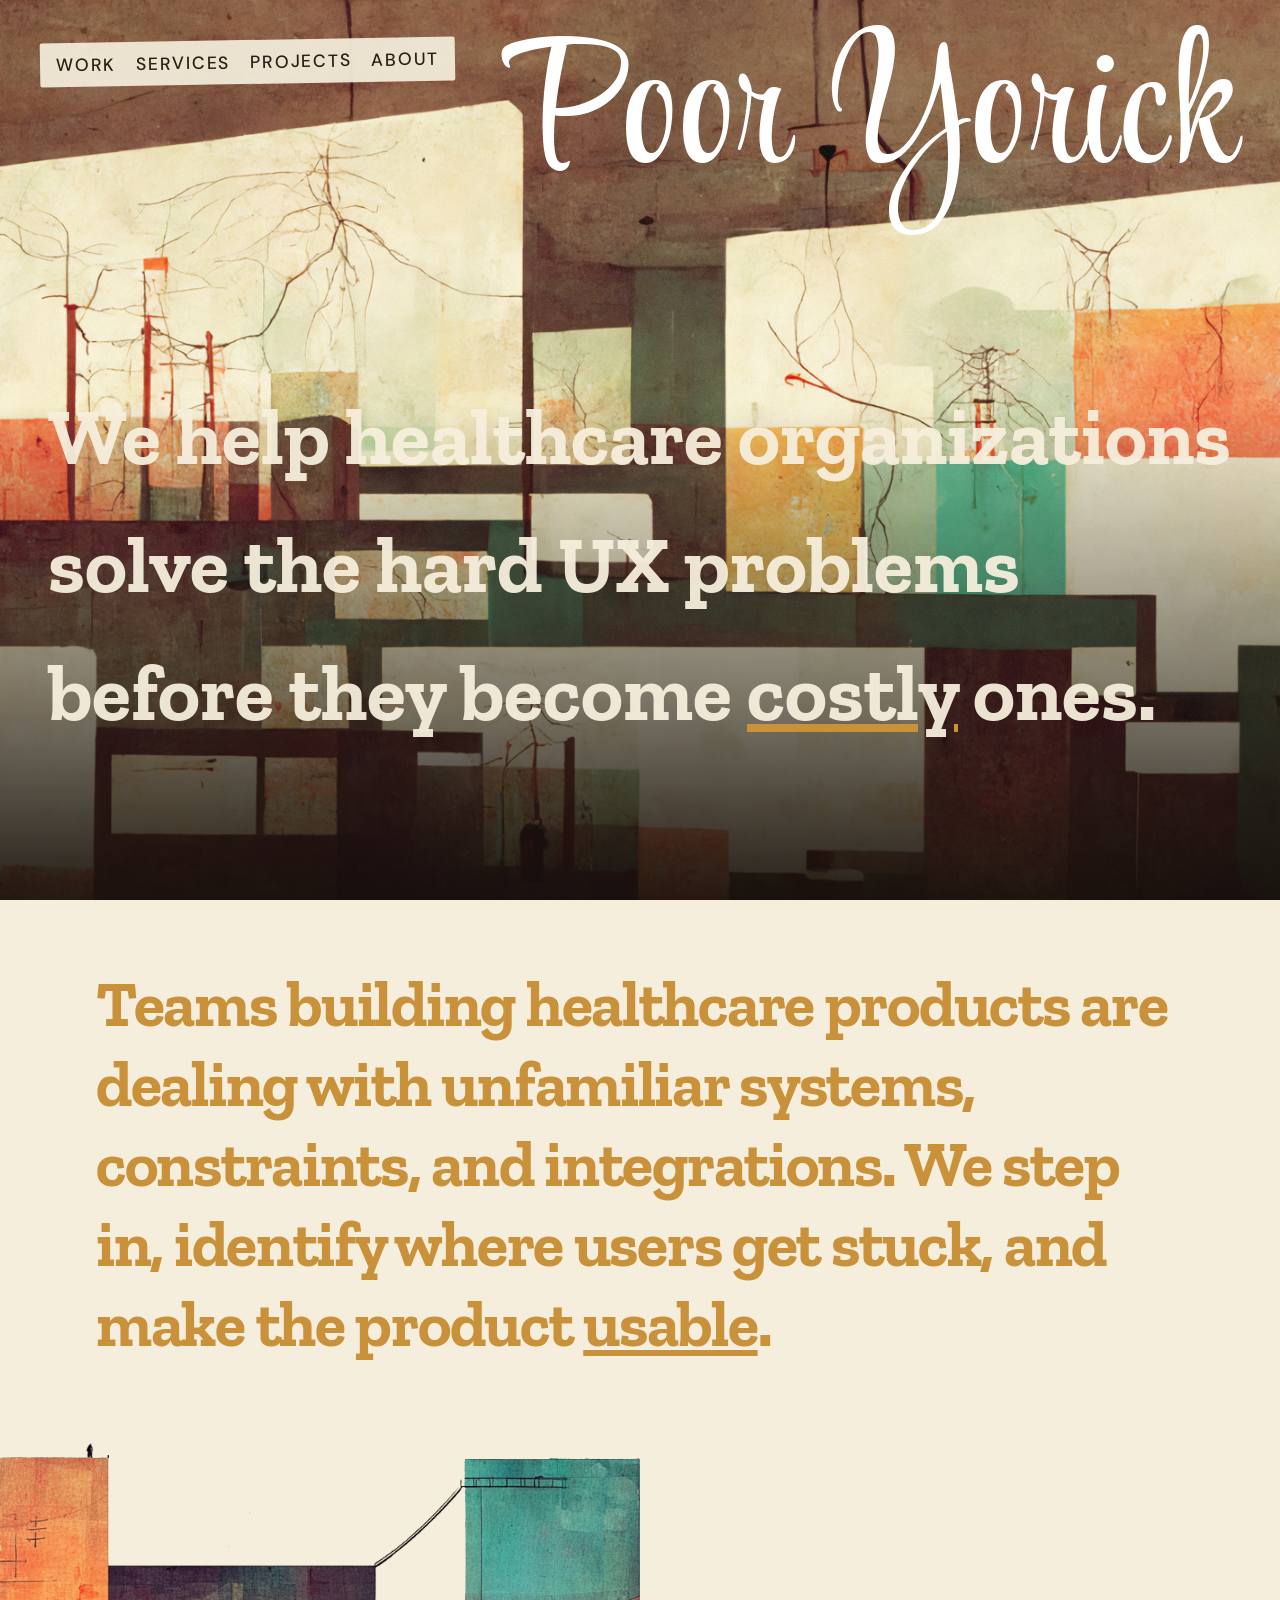
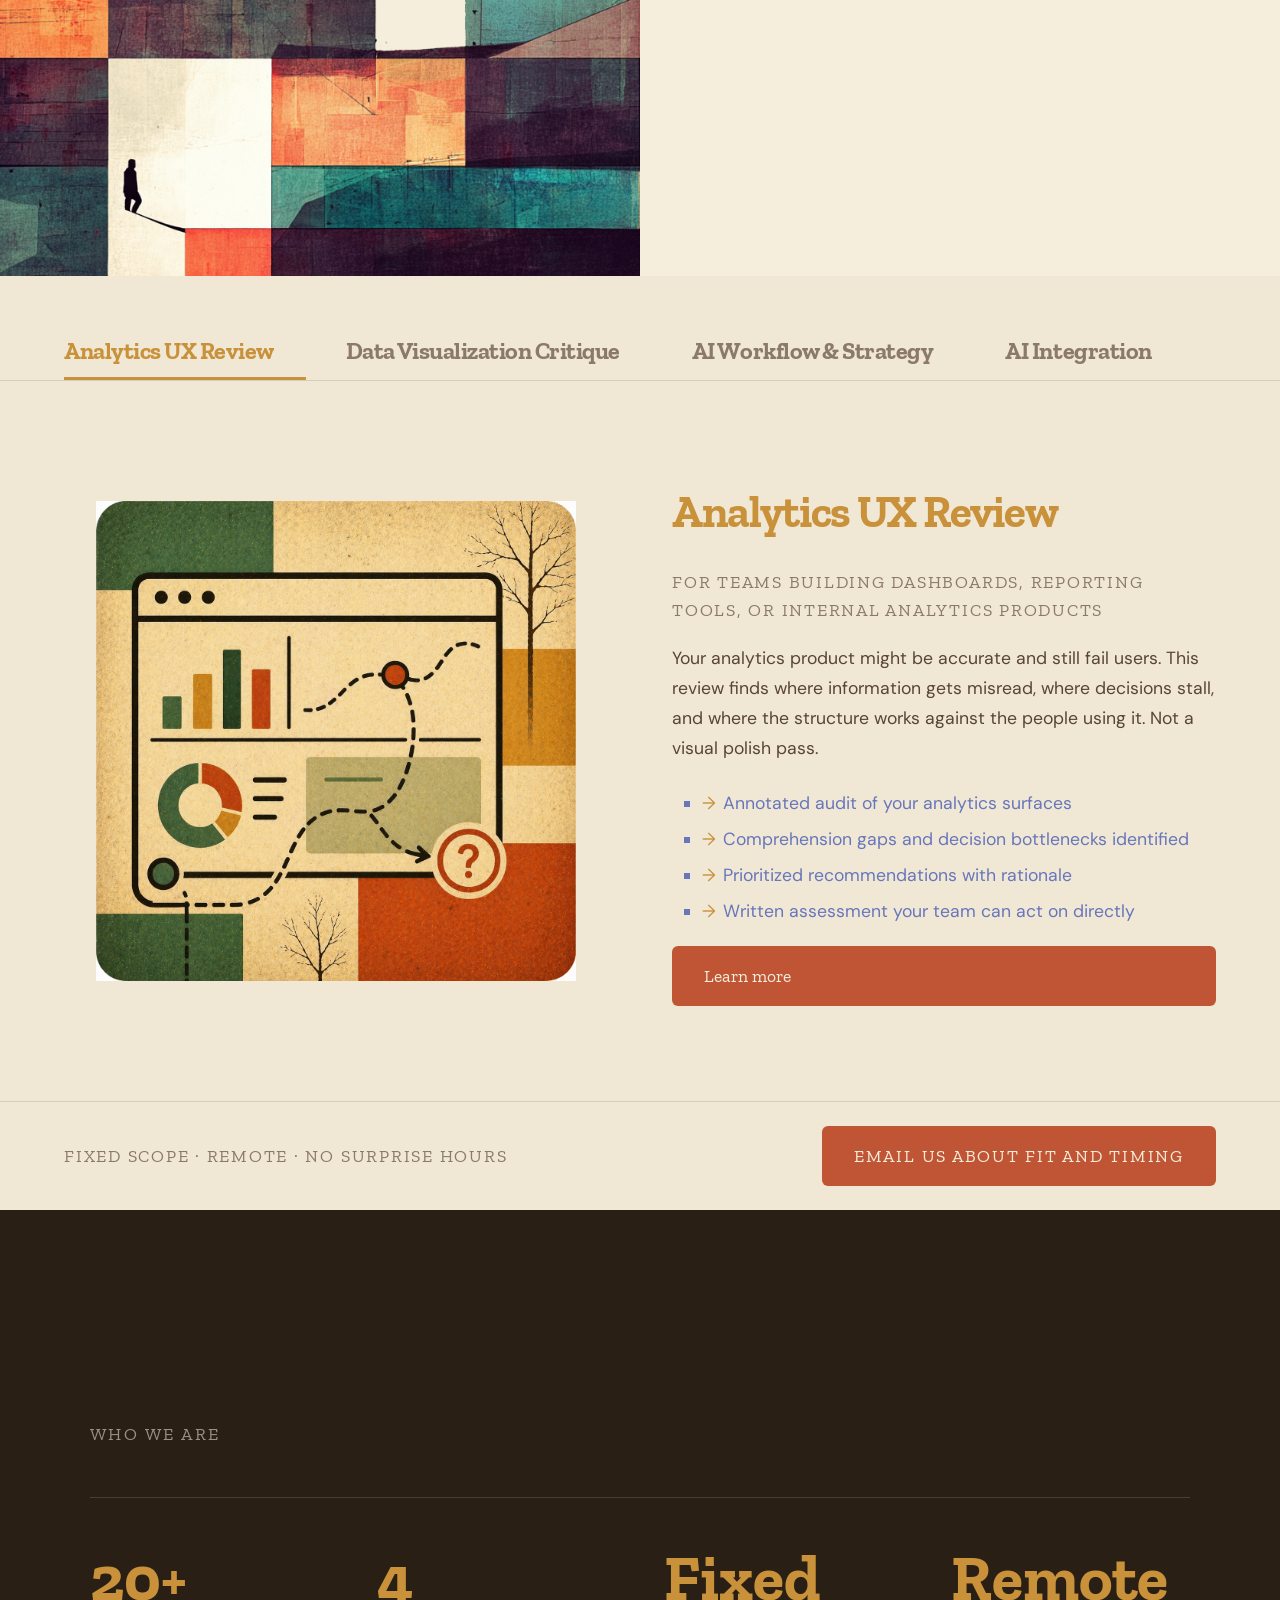
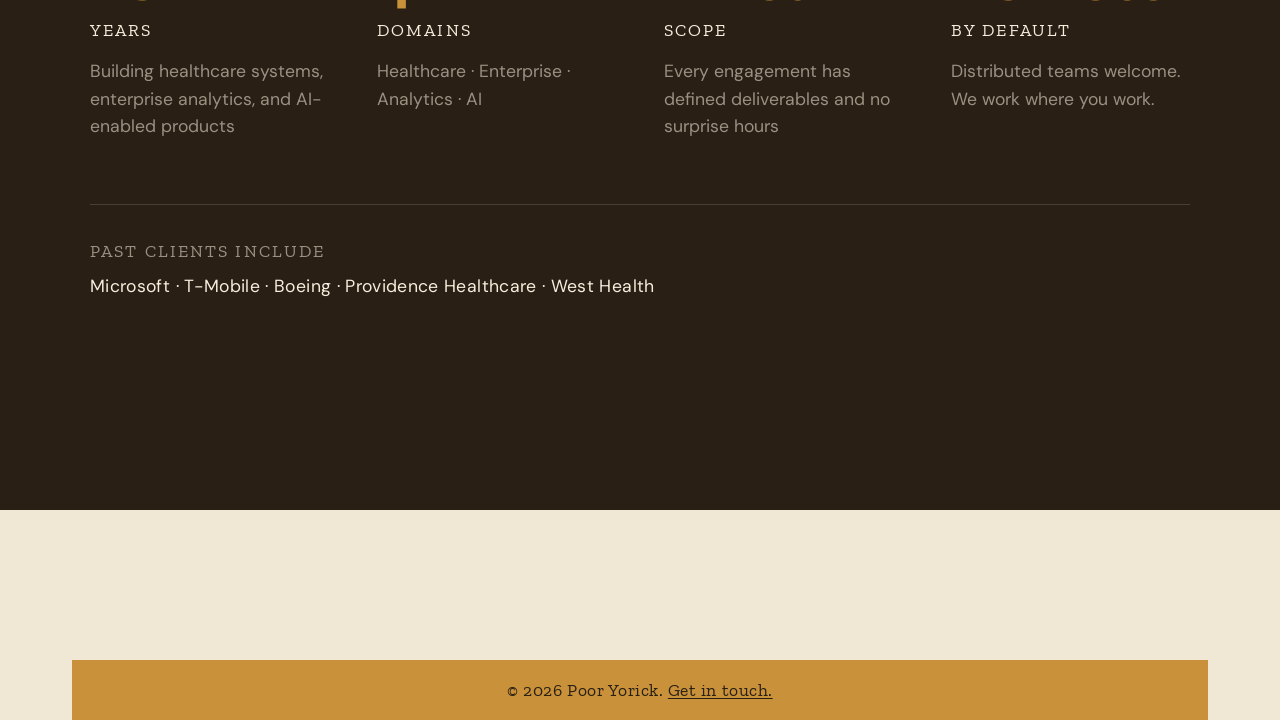
<file: index.html>
<!DOCTYPE html>
<html lang="en">
<head>
    <meta charset="UTF-8">
    <meta name="viewport" content="width=device-width, initial-scale=1.0">
    <title>Poor Yorick — Design, Software, and AI Integration for Complex Systems</title>
    <meta name="description" content="Poor Yorick helps healthcare startups and complex product teams design and build the hard stuff. UX, analytics, and AI integration where clarity is not optional.">
    <link rel="preconnect" href="https://fonts.googleapis.com">
    <link rel="preconnect" href="https://fonts.gstatic.com" crossorigin>
    <link href="https://fonts.googleapis.com/css2?family=Zilla+Slab:wght@700&family=DM+Sans:wght@300;400;500&family=DM+Mono:wght@300;400;500&display=swap" rel="stylesheet">
    <link href="https://fonts.googleapis.com/css2?family=Federo&family=Fraunces:ital,opsz,wght@0,9..144,100..900;1,9..144,100..900&family=Kings&family=Lavishly+Yours&family=Style+Script&display=swap" rel="stylesheet">
    <link rel="stylesheet" href="assets/css/styles.css">
    <link rel="icon" type="image/png" href="assets/img/favicon.gif">
</head>
<body class="page-home">
    <div class="scroll-indicator" id="scrollIndicator"></div>

    <header class="hero">
        <div class="hero-grain" aria-hidden="true"></div>
        <div class="hero-gradient" aria-hidden="true"></div>

        <!-- Wordmark: top right -->
        <div class="hero-wordmark style-script-regular" aria-label="Poor Yorick">
            <span>Poor Yorick</span>
        </div>

        <!-- Nav card: top left -->
        <nav class="hero-nav-card">
            <a href="portfolio.html">Work</a>
            <a href="consulting.html">Services</a>
            <a href="projects.html">Projects</a>
            <a href="about.html">About</a>
        </nav>

        <!-- Hero copy: bottom left -->
        <div class="hero-copy">
            <p class="hero-headline">We help healthcare organizations solve the hard UX problems before they become <a href="#intro-panel" class="hero-costly-link" id="costly-trigger">costly</a> ones.</p>
            <span class="hero-scroll-arrow" id="heroScrollArrow" aria-hidden="true">&#8964;</span>
            
        </div>
    </header>

    <!-- Intro Panel -->
    <section id="intro-panel" class="intro-panel">
        <img src="assets/img/watermarkintro.png" alt="" class="intro-panel-watermark" aria-hidden="true">
        <div class="intro-panel-inner">
            <p class="intro-panel-body">
Teams building healthcare products are dealing with unfamiliar systems, constraints, and integrations. We step in, identify where users get stuck, and make the product <a href="#services" class="hero-costly-link">usable</a>.            </p>
<!--             <p class="intro-panel-sub">Fixed scope &mdash; Remote &mdash; No surprise hours</p>
 --> <!--            <div class="intro-panel-links">
                <a href="portfolio.html" class="btn btn-primary">View Our Work</a>
                <a href="mailto:heather@pooryorick.co" class="btn btn-secondary">Contact</a>
            </div> -->
        </div>
    </section>

 
    <!-- Services Carousel — full page -->
    <section class="services-carousel-section" id="services">
        <div class="services-carousel-header">
            <nav class="services-tab-nav" role="tablist">
                <button class="stab active" role="tab" data-panel="0" aria-selected="true">Analytics UX Review</button>
                <button class="stab" role="tab" data-panel="1" aria-selected="false">Data Visualization Critique</button>
                <button class="stab" role="tab" data-panel="2" aria-selected="false">AI Workflow &amp; Strategy</button>
                <button class="stab" role="tab" data-panel="3" aria-selected="false">AI Integration</button>
                <button class="stab" role="tab" data-panel="4" aria-selected="false">Clinical AI Adoption</button>
                <button class="stab" role="tab" data-panel="5" aria-selected="false">Product Clarity Review</button>
            </nav>
        </div>

        <div class="services-carousel-track">

            <div class="services-panel active" data-panel="0">
                <div class="services-panel-image" aria-hidden="true">
                    <img src="assets/img/py-analyticsux.png" alt="Analytics UX Review illustration" class="service-icon-img">
                </div>
                <div class="services-panel-body">
                    <h2>Analytics UX Review</h2>
                    <p class="services-panel-for">For teams building dashboards, reporting tools, or internal analytics products</p>
                    <p>Your analytics product might be accurate and still fail users. This review finds where information gets misread, where decisions stall, and where the structure works against the people using it. Not a visual polish pass.</p>
                    <ul class="services-panel-list">
                        <li>Annotated audit of your analytics surfaces</li>
                        <li>Comprehension gaps and decision bottlenecks identified</li>
                        <li>Prioritized recommendations with rationale</li>
                        <li>Written assessment your team can act on directly</li>
                    </ul>
                    <a href="service-analytics-ux.html" class="btn btn-primary">Learn more</a>
                </div>
            </div>

            <div class="services-panel" data-panel="1">
                <div class="services-panel-image" aria-hidden="true">
                    <img src="assets/img/py-dataviz.png" alt="Data Visualization Critique illustration" class="service-icon-img">
                </div>
                <div class="services-panel-body">
                    <h2>Data Visualization Critique</h2>
                    <p class="services-panel-for">For teams presenting data through charts, dashboards, or analytical interfaces</p>
                    <p>Good data visualization makes the right thing visible at the right moment. This critique identifies where your charts, dashboards, or reporting interfaces confuse instead of clarify, and shows you what to do about it.</p>
                    <ul class="services-panel-list">
                        <li>Review of your current visualization patterns</li>
                        <li>Specific recommendations on chart types, layout, and hierarchy</li>
                        <li>Before and after sketches where useful</li>
                        <li>Progressive disclosure guidance for complex datasets</li>
                    </ul>
                    <a href="service-dataviz.html" class="btn btn-primary">Learn more</a>
                </div>
            </div>

            <div class="services-panel" data-panel="2">
                <div class="services-panel-image" aria-hidden="true">
                    <img src="assets/img/y-aiworkflow.png" alt="AI Workflow &amp; Product Strategy illustration" class="service-icon-img">
                </div>
                <div class="services-panel-body">
                    <h2>AI Workflow &amp; Product Strategy</h2>
                    <p class="services-panel-for">For teams integrating AI into products or workflows</p>
                    <p>Dropping AI into a product without rethinking the workflow creates new problems. This engagement identifies where AI actually helps your users, where it creates risk, and how to handle trust and transparency before they become support tickets.</p>
                    <ul class="services-panel-list">
                        <li>Workflow audit mapping AI value versus AI risk</li>
                        <li>Trust model and transparency assessment</li>
                        <li>Specific transparency recommendations</li>
                        <li>Product strategy notes on AI positioning</li>
                    </ul>
                    <a href="service-ai-strategy.html" class="btn btn-primary">Learn more</a>
                </div>
            </div>

            <div class="services-panel" data-panel="3">
                <div class="services-panel-image" aria-hidden="true">
                    <img src="assets/img/py-ai.png" alt="AI Integration illustration" class="service-icon-img">
                </div>
                <div class="services-panel-body">
                    <h2>AI Integration</h2>
                    <p class="services-panel-for">For teams adding AI to an existing product or workflow</p>
                    <p>You have a product. You want AI to do something specific inside it. We help you figure out what that looks like, build it, and make sure users can actually work with the output. This is hands-on work, not a deck.</p>
                    <ul class="services-panel-list">
                        <li>Integration scoping and architecture input</li>
                        <li>Design and development of the AI-facing layer</li>
                        <li>Error states, low-confidence handling, fallback behavior</li>
                        <li>Iteration until it holds under real use conditions</li>
                    </ul>
                    <a href="service-ai-integration.html" class="btn btn-primary">Learn more</a>
                </div>
            </div>

            <div class="services-panel" data-panel="4">
                <div class="services-panel-image" aria-hidden="true">
                </div>
                <div class="services-panel-body">
                    <h2>Clinical AI Adoption</h2>
                    <p class="services-panel-for">For health systems and medical groups where ambient AI is installed but not delivering</p>
                    <p>Most ambient AI rollouts fail quietly. DAX or Abridge goes live, adoption stays low, physicians stop using it within 90 days, and nobody can explain exactly why. The tool gets blamed. The real problem is almost never the tool.</p>
                    <ul class="services-panel-list">
                        <li>Adoption diagnostic across physician cohorts including non-adopters and drop-offs</li>
                        <li>Workflow and Epic integration review</li>
                        <li>Clinician interview findings with direct quotes and failure patterns</li>
                        <li>Prioritized remediation roadmap with effort and impact ratings</li>
                    </ul>
                    <a href="service-clinical-ai.html" class="btn btn-primary">Learn more</a>
                </div>
            </div>

            <div class="services-panel" data-panel="5">
                <div class="services-panel-image" aria-hidden="true">
                    <img src="assets/img/py-productclarity.png" alt="Product Clarity Review illustration" class="service-icon-img">
                </div>
                <div class="services-panel-body">
                    <h2>Product Clarity Review</h2>
                    <p class="services-panel-for">For teams who want honest outside eyes before something ships</p>
                    <p>Most products do not fail because the team lacked talent. They fail because no one with outside experience looked at the thing honestly before it shipped. One fixed-scope session. Written findings. Recorded walkthrough.</p>
                    <ul class="services-panel-list">
                        <li>Written findings with prioritized recommendations</li>
                        <li>Recorded walkthrough your team can reference</li>
                        <li>Structural verdict: surface issues or foundation problems</li>
                    </ul>
                    <a href="service-clarity-review.html" class="btn btn-primary">Learn more</a>
                </div>
            </div>

        </div>

        <div class="services-carousel-footer">
            <span>Fixed scope · Remote · No surprise hours</span>
            <a href="mailto:heather@pooryorick.co?subject=Poor%20Yorick%20Inquiry" class="btn btn-primary">Email us about fit and timing</a>
        </div>
    </section>
   <!-- Experience Panel — full page -->
    <section class="experience-panel">
        <div class="experience-panel-inner">
            <p class="experience-label">Who we are</p>
            <div class="experience-grid">
                <div class="experience-item">
                    <div class="experience-value">20+</div>
                    <div class="experience-key">Years</div>
                    <div class="experience-desc">Building healthcare systems, enterprise analytics, and AI-enabled products</div>
                </div>
                <div class="experience-item">
                    <div class="experience-value">4</div>
                    <div class="experience-key">Domains</div>
                    <div class="experience-desc">Healthcare · Enterprise · Analytics · AI</div>
                </div>
                <div class="experience-item">
                    <div class="experience-value">Fixed</div>
                    <div class="experience-key">Scope</div>
                    <div class="experience-desc">Every engagement has defined deliverables and no surprise hours</div>
                </div>
                <div class="experience-item">
                    <div class="experience-value">Remote</div>
                    <div class="experience-key">By default</div>
                    <div class="experience-desc">Distributed teams welcome. We work where you work.</div>
                </div>
            </div>
            <div class="experience-clients">
                <span class="experience-clients-label">Past clients include</span>
                <span class="experience-clients-list">Microsoft &middot; T-Mobile &middot; Boeing &middot; Providence Healthcare &middot; West Health</span>
            </div>
        </div>
    </section>

    <div class="container">
        <!-- Footer -->
        <footer id="contact">
            <div class="footer-content">
                <p class="footer-copy">&copy; 2026 Poor Yorick. <a href="mailto:heather@pooryorick.co" class="contact-link">Get in touch.</a></p>
                <div style="display:none">
                </div>
            </div>
        </footer>
    </div>

    <!-- Modal -->
    <div class="modal" id="imageModal" onclick="closeModal()">
        <button class="modal-close" onclick="closeModal()">&times;</button>
        <div class="modal-content" id="modalContent"></div>
    </div>

    <script src="assets/js/main.js"></script>
    <script>
        (function () {
            var trigger = document.getElementById('costly-trigger');
            var arrow = document.getElementById('heroScrollArrow');
            if (trigger && arrow) {
                trigger.addEventListener('mouseenter', function () { arrow.classList.add('visible'); });
                trigger.addEventListener('mouseleave', function () { arrow.classList.remove('visible'); });
                trigger.addEventListener('click', function (e) {
                    e.preventDefault();
                    arrow.classList.add('visible');
                    setTimeout(function () {
                        document.getElementById('intro-panel').scrollIntoView({ behavior: 'smooth' });
                        setTimeout(function () { arrow.classList.remove('visible'); }, 800);
                    }, 350);
                });
            }
        })();
    </script>
</body>
</html>
</file>
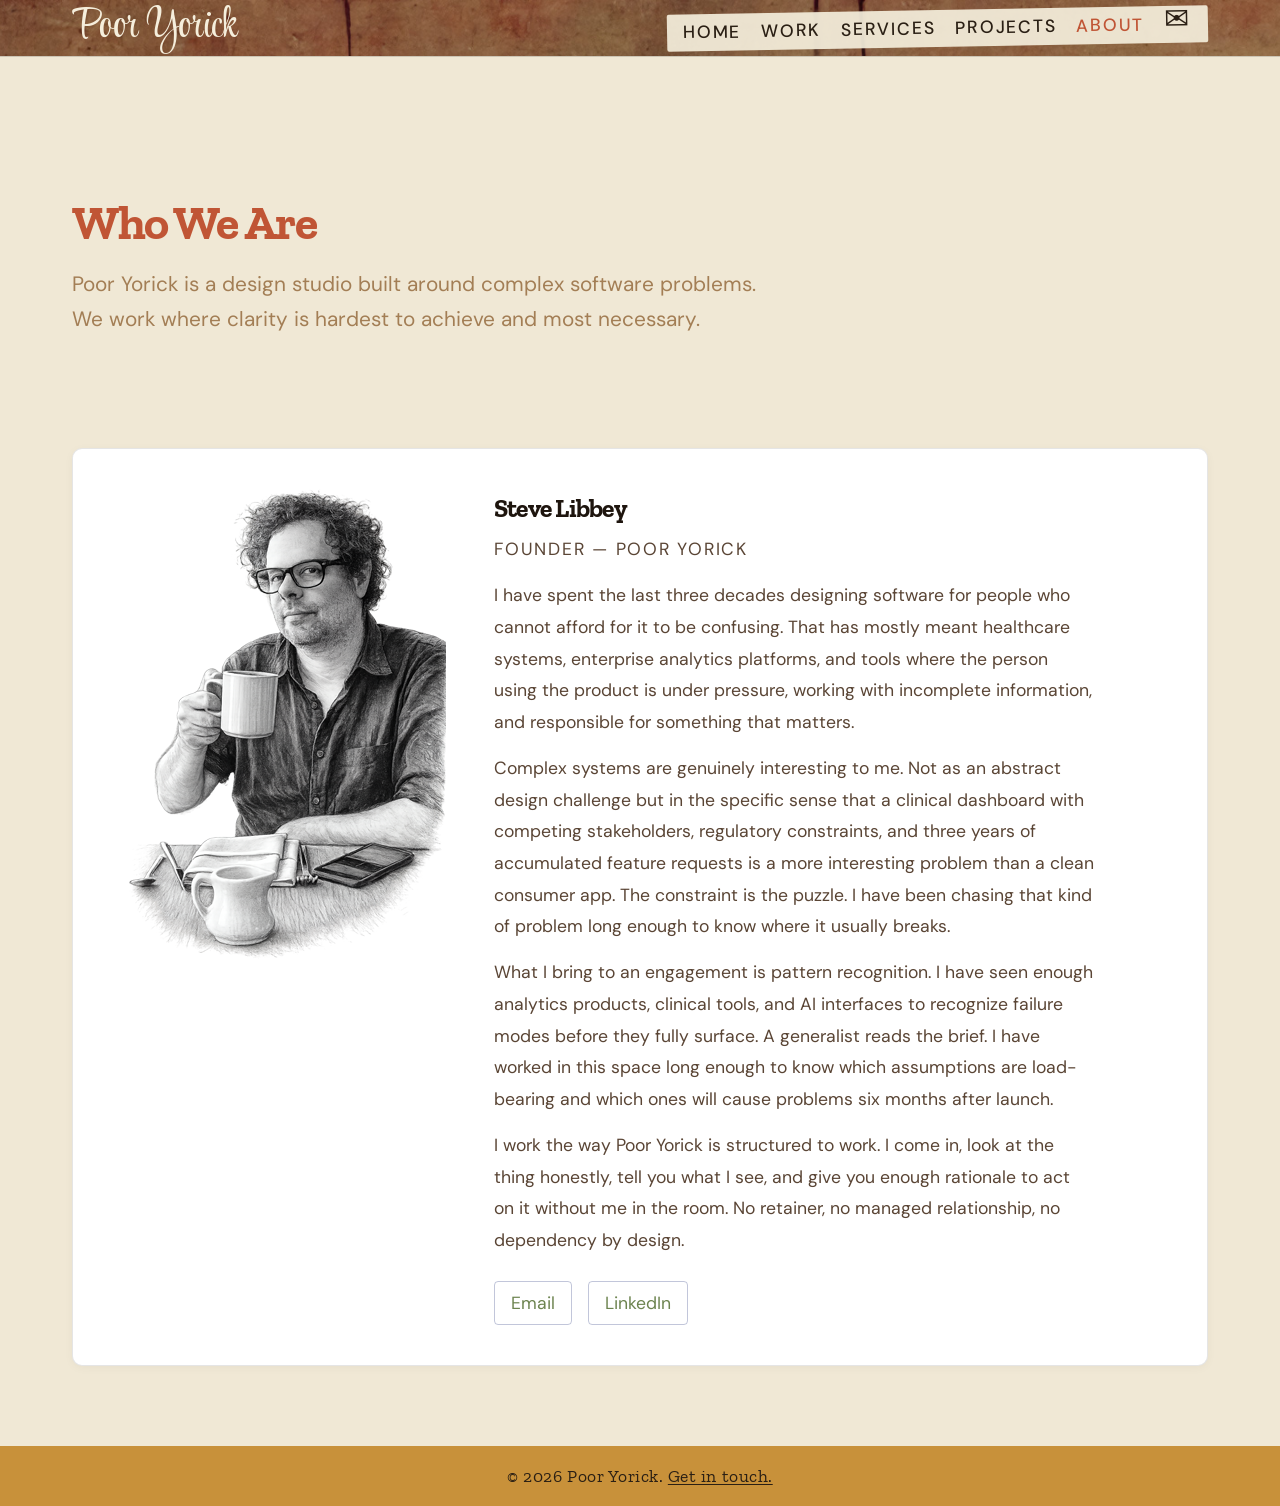
<file: about.html>
<!DOCTYPE html>
<html lang="en">
<head>
    <meta charset="UTF-8">
    <meta name="viewport" content="width=device-width, initial-scale=1.0">
    <title>Who We Are | Poor Yorick</title>
    <meta name="description" content="Poor Yorick is a design studio built around complex software problems. We work where clarity is hardest to achieve and most necessary.">
    <link rel="preconnect" href="https://fonts.googleapis.com">
    <link rel="preconnect" href="https://fonts.gstatic.com" crossorigin>
    <link href="https://fonts.googleapis.com/css2?family=Zilla+Slab:wght@700&family=DM+Sans:wght@300;400;500&family=DM+Mono:wght@300;400;500&display=swap" rel="stylesheet">
    <link href="https://fonts.googleapis.com/css2?family=Federo&family=Fraunces:ital,opsz,wght@0,9..144,100..900;1,9..144,100..900&family=Kings&family=Lavishly+Yours&family=Style+Script&display=swap" rel="stylesheet">
    <link rel="stylesheet" href="assets/css/styles.css">
    <link rel="icon" type="image/png" href="assets/img/favicon.gif">
</head>
<body>
    <nav class="site-nav">
        <div class="nav-inner">
            <a href="index.html" class="nav-brand">Poor Yorick</a>
            <button class="nav-toggle" aria-label="Toggle navigation">&#9776;</button>
            <ul class="nav-links">
                <li><a href="index.html">Home</a></li>
                <li><a href="portfolio.html">Work</a></li>
                <li><a href="consulting.html">Services</a></li>
                <li><a href="projects.html">Projects</a></li>
                <!--<li><a href="blog.html">Blog</a></li>-->
                <li><a href="about.html" class="active">About</a></li>
                <li><a href="mailto:heather@pooryorick.co" aria-label="Email" class="email-icon">&#9993;</a></li>
            </ul>
        </div>
    </nav>

    <div class="scroll-indicator" id="scrollIndicator"></div>

    <div class="container">
        <div class="page-header">
            <h1>Who We Are</h1>
            <p>Poor Yorick is a design studio built around complex software problems. We work where clarity is hardest to achieve and most necessary.</p>
        </div>

        <!-- Person card -->
        <div class="person-card reveal" style="--delay: 0.05s; background: white;">
            <div class="person-photo-slot">
<img src="assets/img/mewithcoffeepencil.png" alt="Steve Libbey">
            </div>
            <div class="person-bio">
                <h2 class="person-name">Steve Libbey</h2>
                <p class="person-title">Founder &mdash; Poor Yorick</p>
<p>I have spent the last three decades designing software for people who cannot afford for it to be confusing. That has mostly meant healthcare systems, enterprise analytics platforms, and tools where the person using the product is under pressure, working with incomplete information, and responsible for something that matters.
</p>
<p>Complex systems are genuinely interesting to me. Not as an abstract design challenge but in the specific sense that a clinical dashboard with competing stakeholders, regulatory constraints, and three years of accumulated feature requests is a more interesting problem than a clean consumer app. The constraint is the puzzle. I have been chasing that kind of problem long enough to know where it usually breaks.
</p>
<p>What I bring to an engagement is pattern recognition. I have seen enough analytics products, clinical tools, and AI interfaces to recognize failure modes before they fully surface. A generalist reads the brief. I have worked in this space long enough to know which assumptions are load-bearing and which ones will cause problems six months after launch.
</p>
<p>I work the way Poor Yorick is structured to work. I come in, look at the thing honestly, tell you what I see, and give you enough rationale to act on it without me in the room. No retainer, no managed relationship, no dependency by design.
</p>

                <div class="person-links">
                    <a href="mailto:heather@pooryorick.co">Email</a>
                    <a href="https://www.linkedin.com/in/stevelibbey" target="_blank" rel="noopener">LinkedIn</a>
                </div>
            </div>
        </div>

    </div>

    <!-- ══ Footer ══ -->
    <footer id="contact"><div class="footer-content"><p class="footer-copy">&copy; 2026 Poor Yorick. <a href="mailto:heather@pooryorick.co" class="contact-link">Get in touch.</a></p></div></footer>

    <script src="assets/js/main.js"></script>
</body>
</html>
</file>
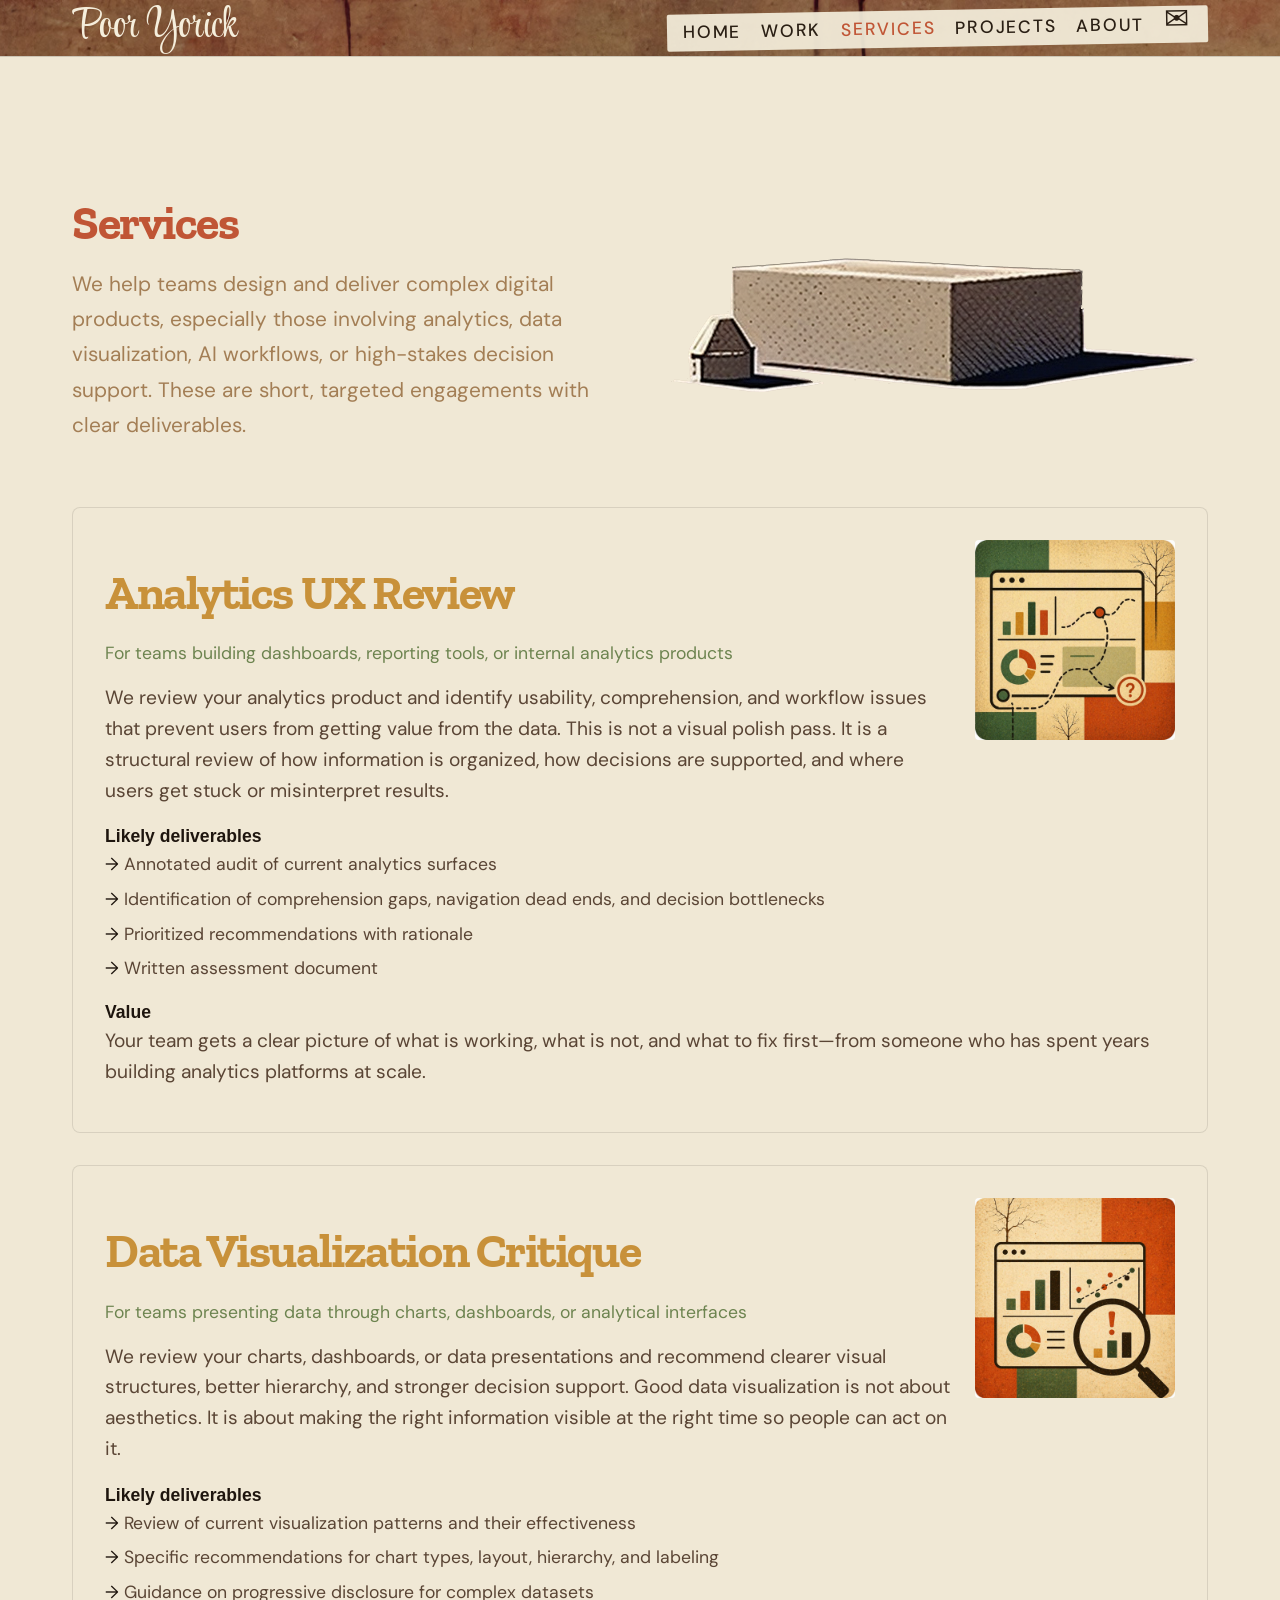
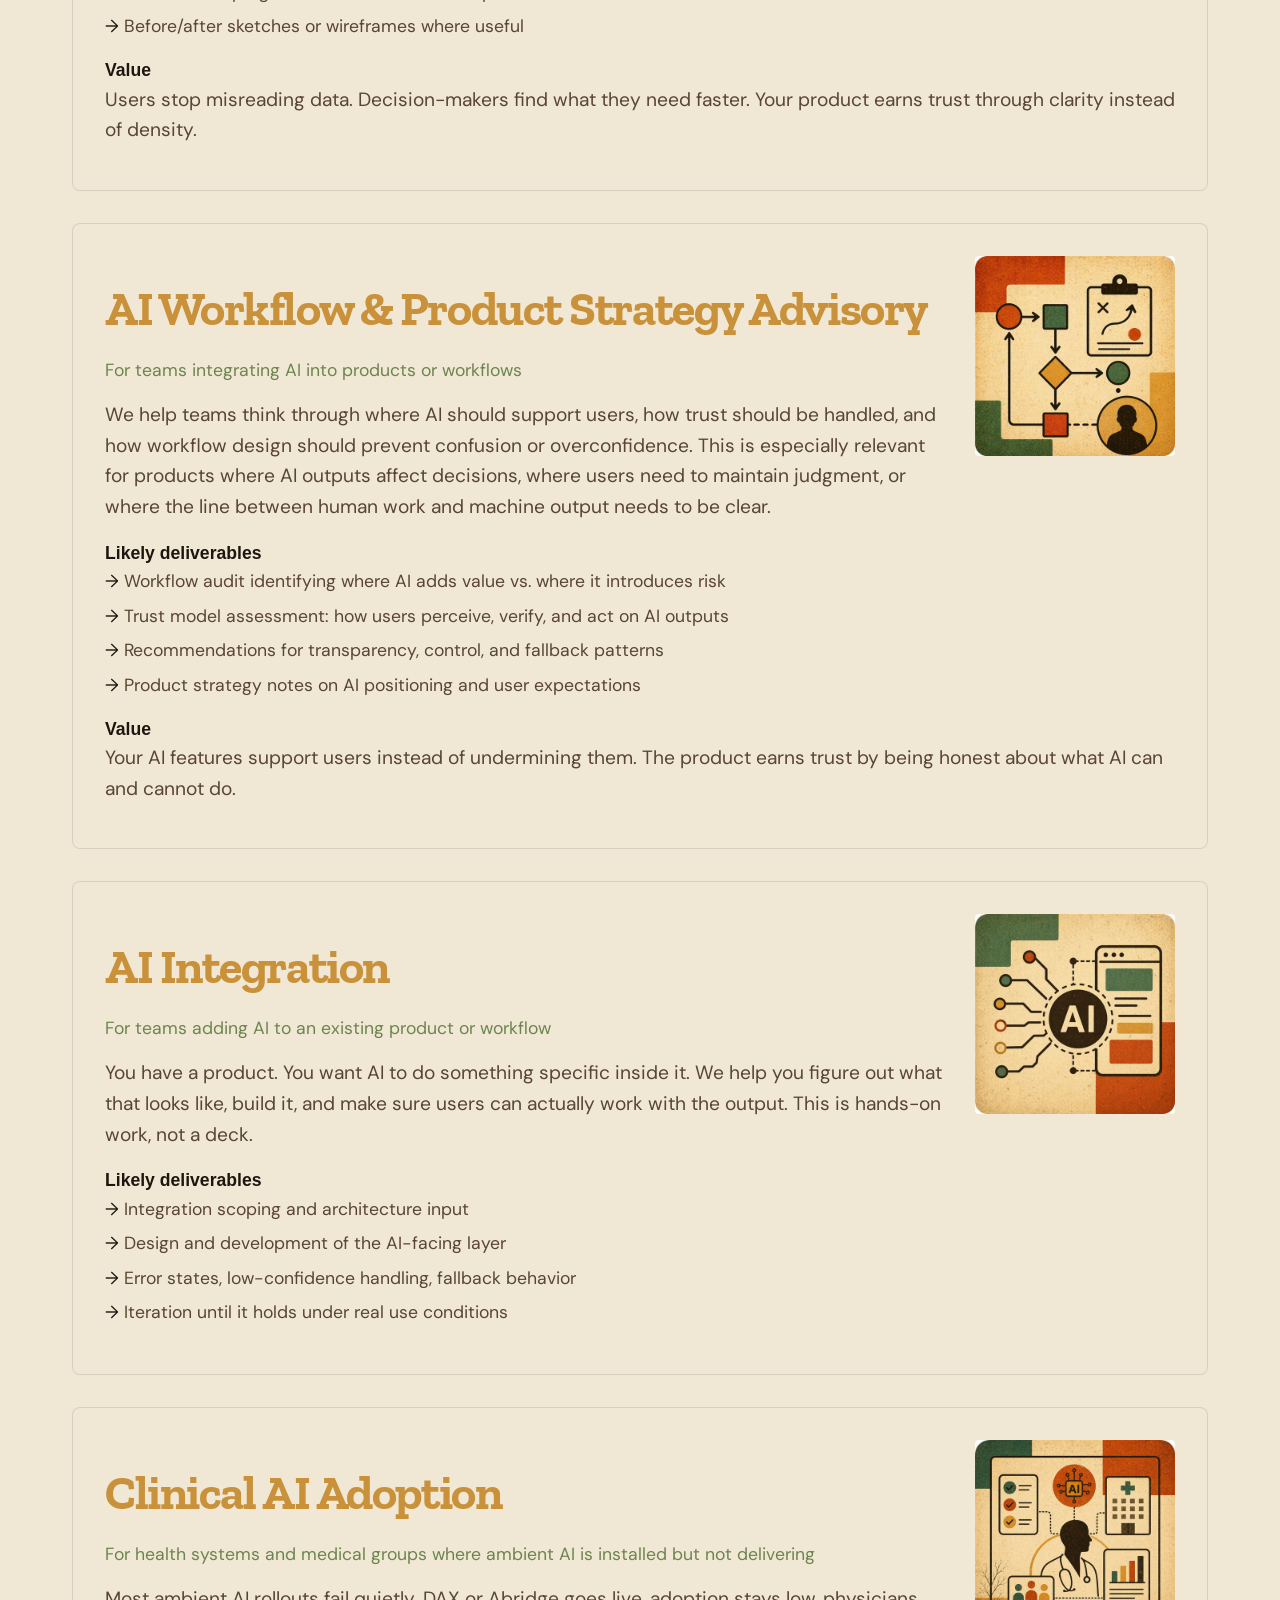
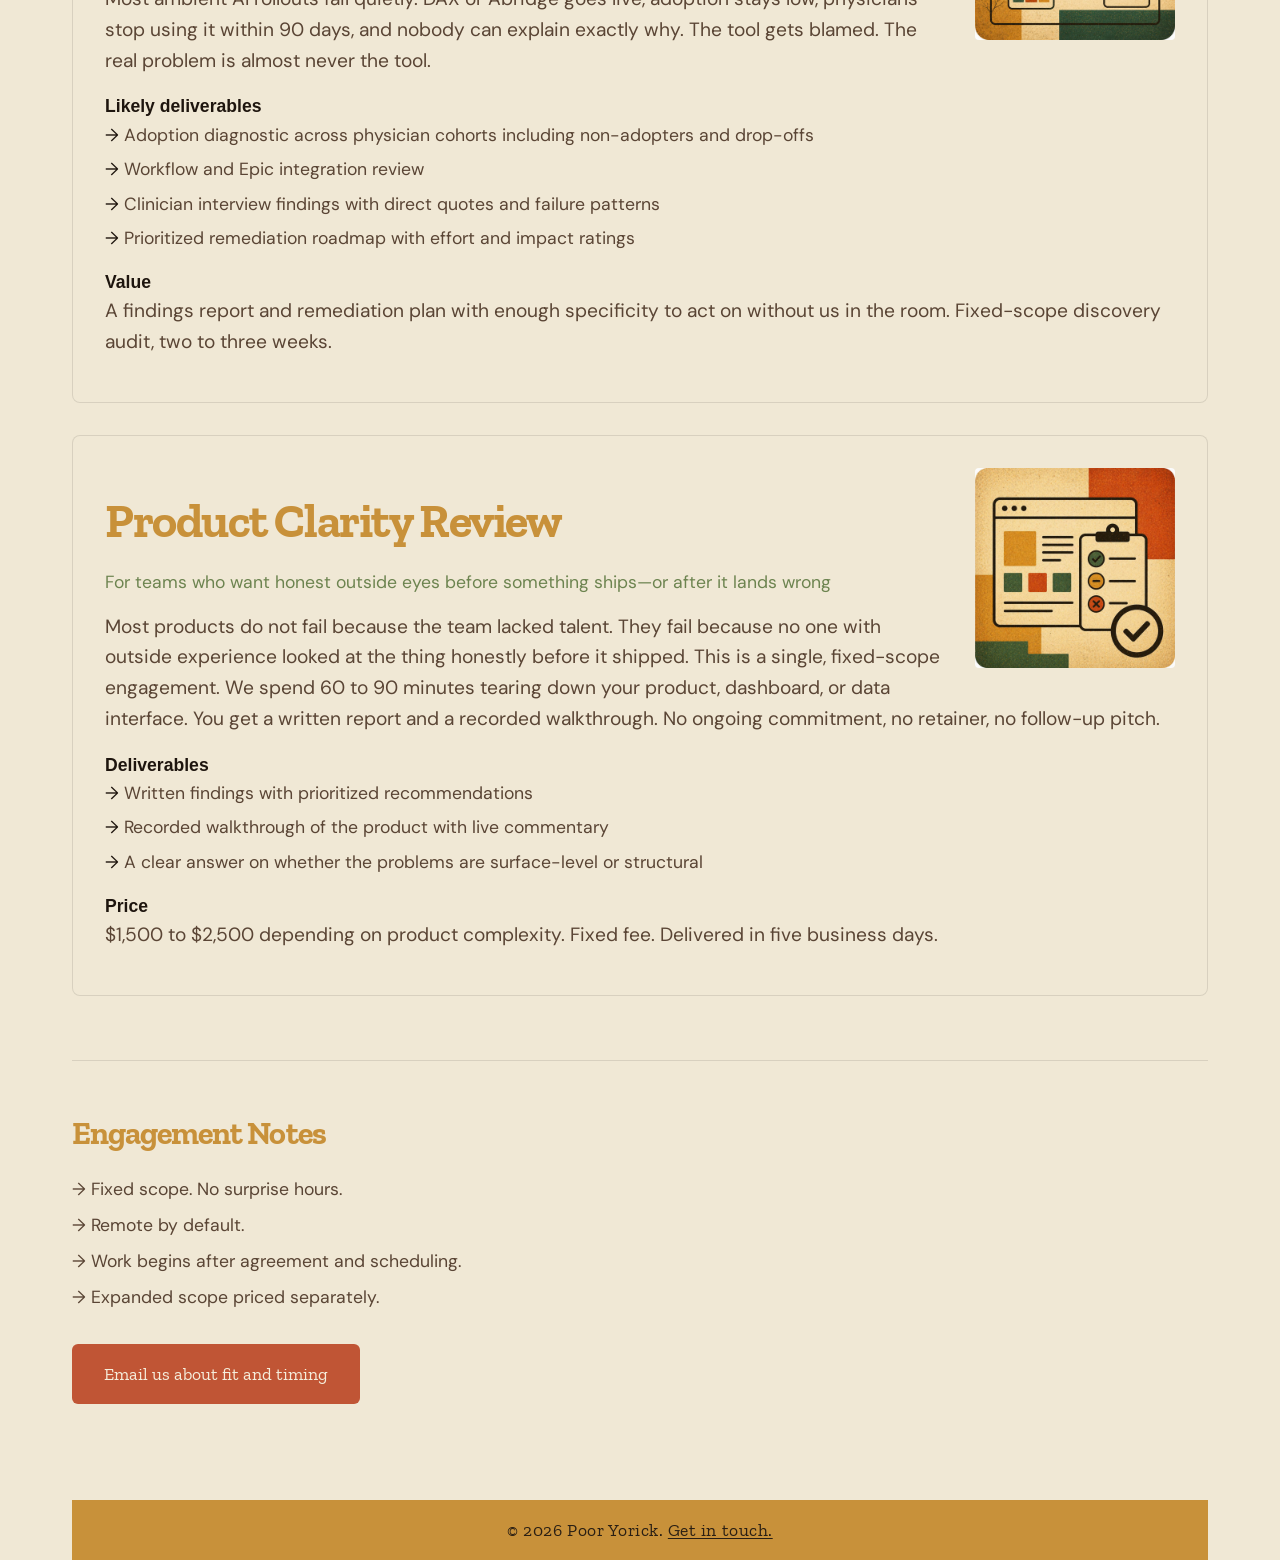
<file: consulting.html>
<!DOCTYPE html>
<html lang="en">
<head>
    <meta charset="UTF-8">
    <meta name="viewport" content="width=device-width, initial-scale=1.0">
    <title>Services — Poor Yorick</title>
    <meta name="description" content="Short, fixed-scope engagements for healthcare UX, analytics, data visualization, AI workflow strategy, and complex product design. Poor Yorick.">
    <link rel="preconnect" href="https://fonts.googleapis.com">
    <link rel="preconnect" href="https://fonts.gstatic.com" crossorigin>
    <link href="https://fonts.googleapis.com/css2?family=Zilla+Slab:wght@700&family=DM+Sans:wght@300;400;500&family=DM+Mono:wght@300;400;500&display=swap" rel="stylesheet">
    <link href="https://fonts.googleapis.com/css2?family=Federo&family=Fraunces:ital,opsz,wght@0,9..144,100..900;1,9..144,100..900&family=Kings&family=Lavishly+Yours&family=Style+Script&display=swap" rel="stylesheet">
    <link rel="stylesheet" href="assets/css/styles.css">
    <link rel="icon" type="image/png" href="assets/img/favicon.gif">
</head>
<body>
    <nav class="site-nav">
        <div class="nav-inner">
            <a href="index.html" class="nav-brand">Poor Yorick</a>
            <button class="nav-toggle" aria-label="Toggle navigation">&#9776;</button>
            <ul class="nav-links">
                <li><a href="index.html">Home</a></li>
                <li><a href="portfolio.html">Work</a></li>
                <li><a href="consulting.html" class="active">Services</a></li>
                <li><a href="projects.html">Projects</a></li>
                <!--<li><a href="blog.html">Blog</a></li>-->
                <li><a href="about.html">About</a></li>
                <li><a href="mailto:heather@pooryorick.co" aria-label="Email" class="email-icon">&#9993;</a></li>
            </ul>
        </div>
    </nav>

<!--    <img src="assets/img/favicon.gif" alt="Poor Yorick" class="logo logo-static">
-->    <div class="scroll-indicator" id="scrollIndicator"></div>

    <div class="container">
        <div class="page-header page-header--with-image">
            <div class="page-header-text">
                <h1>Services</h1>
                <p>We help teams design and deliver complex digital products, especially those involving analytics, data visualization, AI workflows, or high-stakes decision support. These are short, targeted engagements with clear deliverables.</p>
            </div>
            <img src="assets/img/artifact3.png" alt="Consulting" class="page-header-image reveal" style="--delay: 0.1s;"/>
        </div>
        <a href="service-analytics-ux.html" class="service-card service-card--linked reveal" style="--delay: 0s;">
            <img src="assets/img/py-analyticsux.jpg" alt="" class="service-card-illustration" aria-hidden="true">
            <div class="service-card-body">
                <h3>Analytics UX Review</h3>
                <p class="service-for">For teams building dashboards, reporting tools, or internal analytics products</p>
                <p>We review your analytics product and identify usability, comprehension, and workflow issues that prevent users from getting value from the data. This is not a visual polish pass. It is a structural review of how information is organized, how decisions are supported, and where users get stuck or misinterpret results.</p>
                <h4 style="font-family: 'Zilla Slab Highlight', sans-serif; font-size: 1.1rem; margin-top: 1rem; color: var(--text);">Likely deliverables</h4>
                <ul>
                    <li>Annotated audit of current analytics surfaces</li>
                    <li>Identification of comprehension gaps, navigation dead ends, and decision bottlenecks</li>
                    <li>Prioritized recommendations with rationale</li>
                    <li>Written assessment document</li>
                </ul>
                <h4 style="font-family: 'Zilla Slab Highlight', sans-serif; font-size: 1.1rem; margin-top: 1rem; color: var(--text);">Value</h4>
                <p>Your team gets a clear picture of what is working, what is not, and what to fix first&mdash;from someone who has spent years building analytics platforms at scale.</p>
            </div>
        </a>

        <a href="service-dataviz.html" class="service-card service-card--linked reveal" style="--delay: 0.08s;">
            <img src="assets/img/py-dataviz.jpg" alt="" class="service-card-illustration" aria-hidden="true">
            <div class="service-card-body">
                <h3>Data Visualization Critique</h3>
                <p class="service-for">For teams presenting data through charts, dashboards, or analytical interfaces</p>
                <p>We review your charts, dashboards, or data presentations and recommend clearer visual structures, better hierarchy, and stronger decision support. Good data visualization is not about aesthetics. It is about making the right information visible at the right time so people can act on it.</p>
                <h4 style="font-family: 'Zilla Slab Highlight', sans-serif; font-size: 1.1rem; margin-top: 1rem; color: var(--text);">Likely deliverables</h4>
                <ul>
                    <li>Review of current visualization patterns and their effectiveness</li>
                    <li>Specific recommendations for chart types, layout, hierarchy, and labeling</li>
                    <li>Guidance on progressive disclosure for complex datasets</li>
                    <li>Before/after sketches or wireframes where useful</li>
                </ul>
                <h4 style="font-family: 'Zilla Slab Highlight', sans-serif; font-size: 1.1rem; margin-top: 1rem; color: var(--text);">Value</h4>
                <p>Users stop misreading data. Decision-makers find what they need faster. Your product earns trust through clarity instead of density.</p>
            </div>
        </a>

        <a href="service-ai-strategy.html" class="service-card service-card--linked reveal" style="--delay: 0.16s;">
            <img src="assets/img/y-aiworkflow.jpg" alt="" class="service-card-illustration" aria-hidden="true">
            <div class="service-card-body">
                <h3>AI Workflow &amp; Product Strategy Advisory</h3>
                <p class="service-for">For teams integrating AI into products or workflows</p>
                <p>We help teams think through where AI should support users, how trust should be handled, and how workflow design should prevent confusion or overconfidence. This is especially relevant for products where AI outputs affect decisions, where users need to maintain judgment, or where the line between human work and machine output needs to be clear.</p>
                <h4 style="font-family: 'Zilla Slab Highlight', sans-serif; font-size: 1.1rem; margin-top: 1rem; color: var(--text);">Likely deliverables</h4>
                <ul>
                    <li>Workflow audit identifying where AI adds value vs. where it introduces risk</li>
                    <li>Trust model assessment: how users perceive, verify, and act on AI outputs</li>
                    <li>Recommendations for transparency, control, and fallback patterns</li>
                    <li>Product strategy notes on AI positioning and user expectations</li>
                </ul>
                <h4 style="font-family: 'Zilla Slab Highlight', sans-serif; font-size: 1.1rem; margin-top: 1rem; color: var(--text);">Value</h4>
                <p>Your AI features support users instead of undermining them. The product earns trust by being honest about what AI can and cannot do.</p>
            </div>
        </a>

        <a href="service-ai-integration.html" class="service-card service-card--linked reveal" style="--delay: 0.2s;">
            <img src="assets/img/py-ai.jpg" alt="" class="service-card-illustration" aria-hidden="true">
            <div class="service-card-body">
                <h3>AI Integration</h3>
                <p class="service-for">For teams adding AI to an existing product or workflow</p>
                <p>You have a product. You want AI to do something specific inside it. We help you figure out what that looks like, build it, and make sure users can actually work with the output. This is hands-on work, not a deck.</p>
                <h4 style="font-family: 'Zilla Slab Highlight', sans-serif; font-size: 1.1rem; margin-top: 1rem; color: var(--text);">Likely deliverables</h4>
                <ul>
                    <li>Integration scoping and architecture input</li>
                    <li>Design and development of the AI-facing layer</li>
                    <li>Error states, low-confidence handling, fallback behavior</li>
                    <li>Iteration until it holds under real use conditions</li>
                </ul>
            </div>
        </a> 

        <a href="service-clinical-ai.html" class="service-card service-card--linked reveal" style="--delay: 0.2s;">
             <img src="assets/img/py-clinical.jpg" alt="" class="service-card-illustration" aria-hidden="true">
           <div class="service-card-body">
                <h3>Clinical AI Adoption</h3>
                <p class="service-for">For health systems and medical groups where ambient AI is installed but not delivering</p>
                <p>Most ambient AI rollouts fail quietly. DAX or Abridge goes live, adoption stays low, physicians stop using it within 90 days, and nobody can explain exactly why. The tool gets blamed. The real problem is almost never the tool.</p>
                <h4 style="font-family: 'Zilla Slab Highlight', sans-serif; font-size: 1.1rem; margin-top: 1rem; color: var(--text);">Likely deliverables</h4>
                <ul>
                    <li>Adoption diagnostic across physician cohorts including non-adopters and drop-offs</li>
                    <li>Workflow and Epic integration review</li>
                    <li>Clinician interview findings with direct quotes and failure patterns</li>
                    <li>Prioritized remediation roadmap with effort and impact ratings</li>
                </ul>
                <h4 style="font-family: 'Zilla Slab Highlight', sans-serif; font-size: 1.1rem; margin-top: 1rem; color: var(--text);">Value</h4>
                <p>A findings report and remediation plan with enough specificity to act on without us in the room. Fixed-scope discovery audit, two to three weeks.</p>
            </div>
        </a>

        <a href="service-clarity-review.html" class="service-card service-card--linked reveal" style="--delay: 0.24s;">
            <img src="assets/img/py-productclarity.jpg" alt="" class="service-card-illustration" aria-hidden="true">
            <div class="service-card-body">
                <h3>Product Clarity Review</h3>
                <p class="service-for">For teams who want honest outside eyes before something ships—or after it lands wrong</p>
                <p>Most products do not fail because the team lacked talent. They fail because no one with outside experience looked at the thing honestly before it shipped. This is a single, fixed-scope engagement. We spend 60 to 90 minutes tearing down your product, dashboard, or data interface. You get a written report and a recorded walkthrough. No ongoing commitment, no retainer, no follow-up pitch.</p>
                <h4 style="font-family: 'Zilla Slab Highlight', sans-serif; font-size: 1.1rem; margin-top: 1rem; color: var(--text);">Deliverables</h4>
                <ul>
                    <li>Written findings with prioritized recommendations</li>
                    <li>Recorded walkthrough of the product with live commentary</li>
                    <li>A clear answer on whether the problems are surface-level or structural</li>
                </ul>
                <h4 style="font-family: 'Zilla Slab Highlight', sans-serif; font-size: 1.1rem; margin-top: 1rem; color: var(--text);">Price</h4>
                <p>$1,500 to $2,500 depending on product complexity. Fixed fee. Delivered in five business days.</p>
            </div>
        </a>

        <div style="margin: 4rem 0; padding: 2rem 0; border-top: 1px solid rgba(0,0,0,0.1);">
            <h2>Engagement Notes</h2>
            <ul style="list-style: none; padding: 0; margin: 1rem 0 2rem;">
                <li style="padding-left: 1.2rem; position: relative; margin-bottom: 0.5rem; font-size: 1.1rem; color: var(--text-dim);"><span style="position: absolute; left: 0;">→</span> Fixed scope. No surprise hours.</li>
                <li style="padding-left: 1.2rem; position: relative; margin-bottom: 0.5rem; font-size: 1.1rem; color: var(--text-dim);"><span style="position: absolute; left: 0;">→</span> Remote by default.</li>
                <li style="padding-left: 1.2rem; position: relative; margin-bottom: 0.5rem; font-size: 1.1rem; color: var(--text-dim);"><span style="position: absolute; left: 0;">→</span> Work begins after agreement and scheduling.</li>
                <li style="padding-left: 1.2rem; position: relative; margin-bottom: 0.5rem; font-size: 1.1rem; color: var(--text-dim);"><span style="position: absolute; left: 0;">→</span> Expanded scope priced separately.</li>
            </ul>
            <a href="mailto:heather@pooryorick.co?subject=Poor%20Yorick%20Inquiry" class="btn btn-primary">Email us about fit and timing</a>
        </div>

        <!-- Footer -->
        <footer id="contact">
            <div class="footer-content">
                <p class="footer-copy">&copy; 2026 Poor Yorick. <a href="mailto:heather@pooryorick.co" class="contact-link">Get in touch.</a></p>
            </div>
        </footer>
    </div>

    <script src="assets/js/main.js"></script>
</body>
</html>
</file>
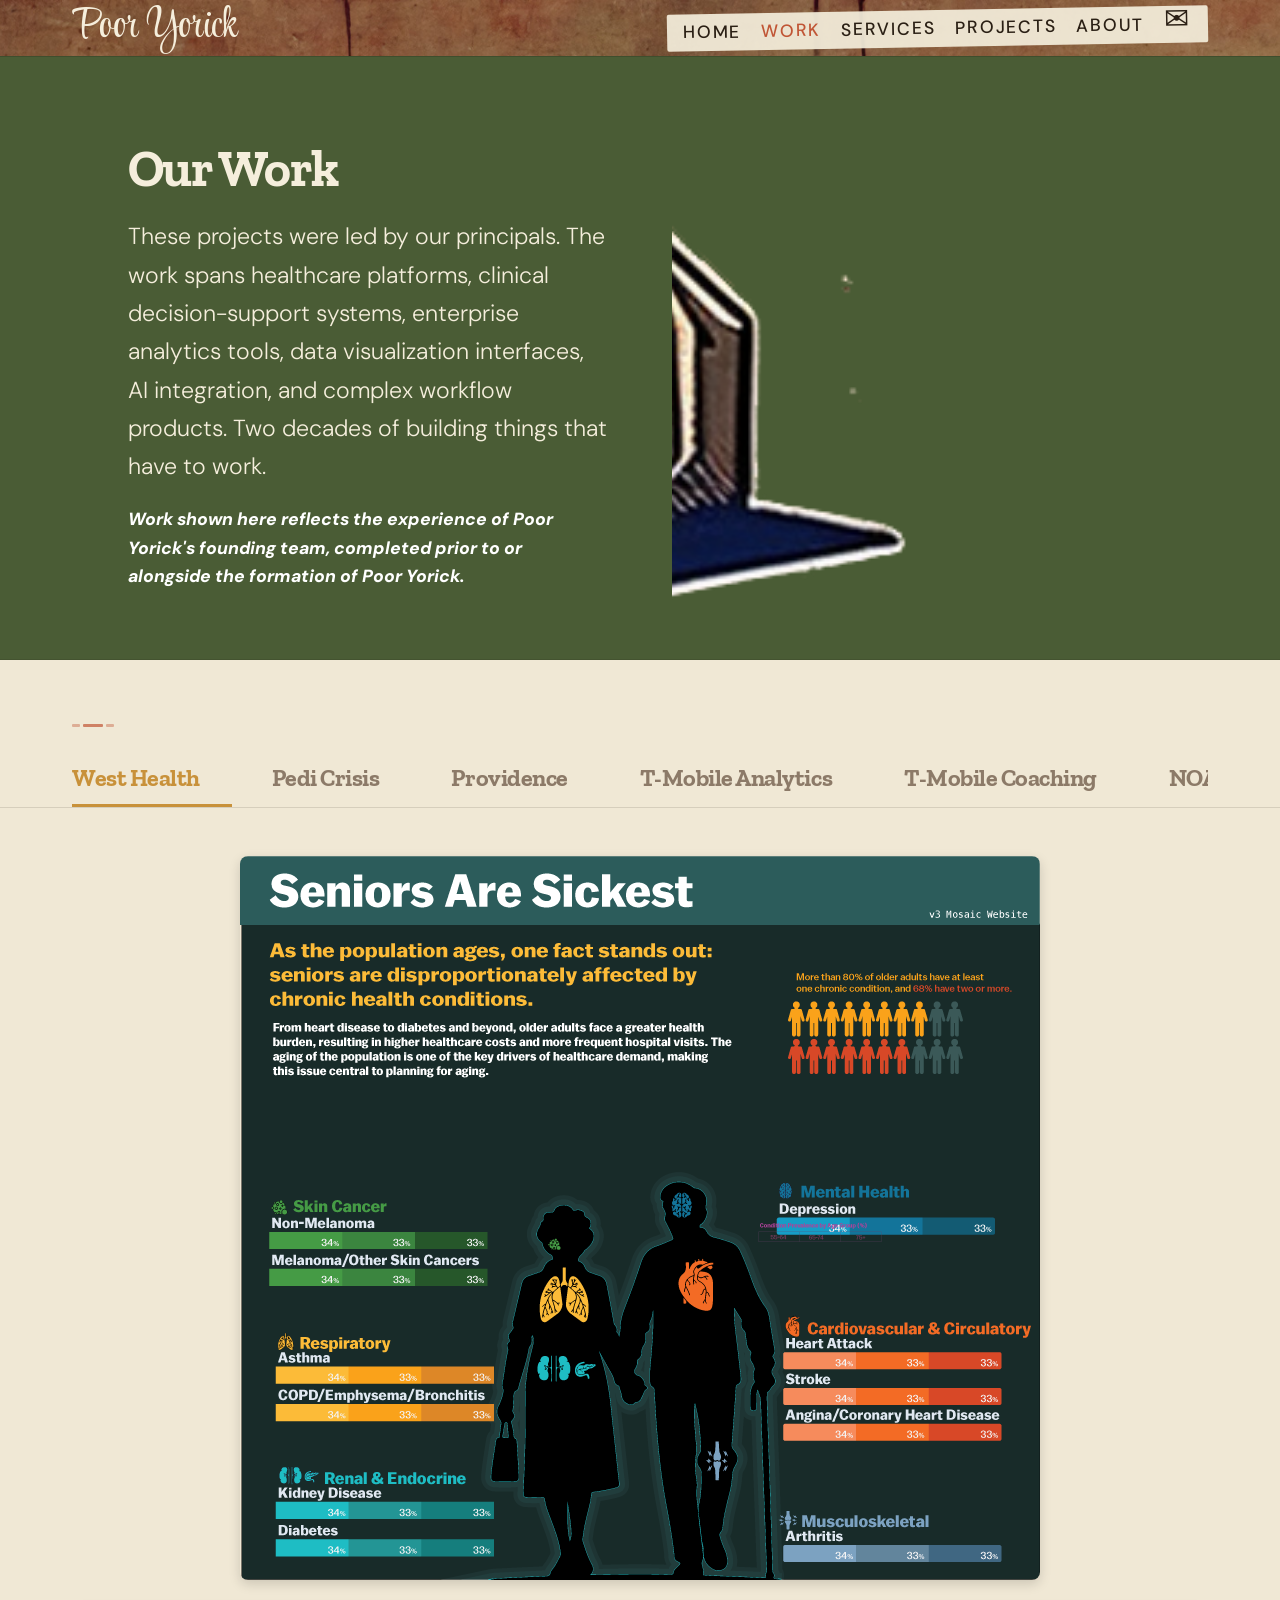
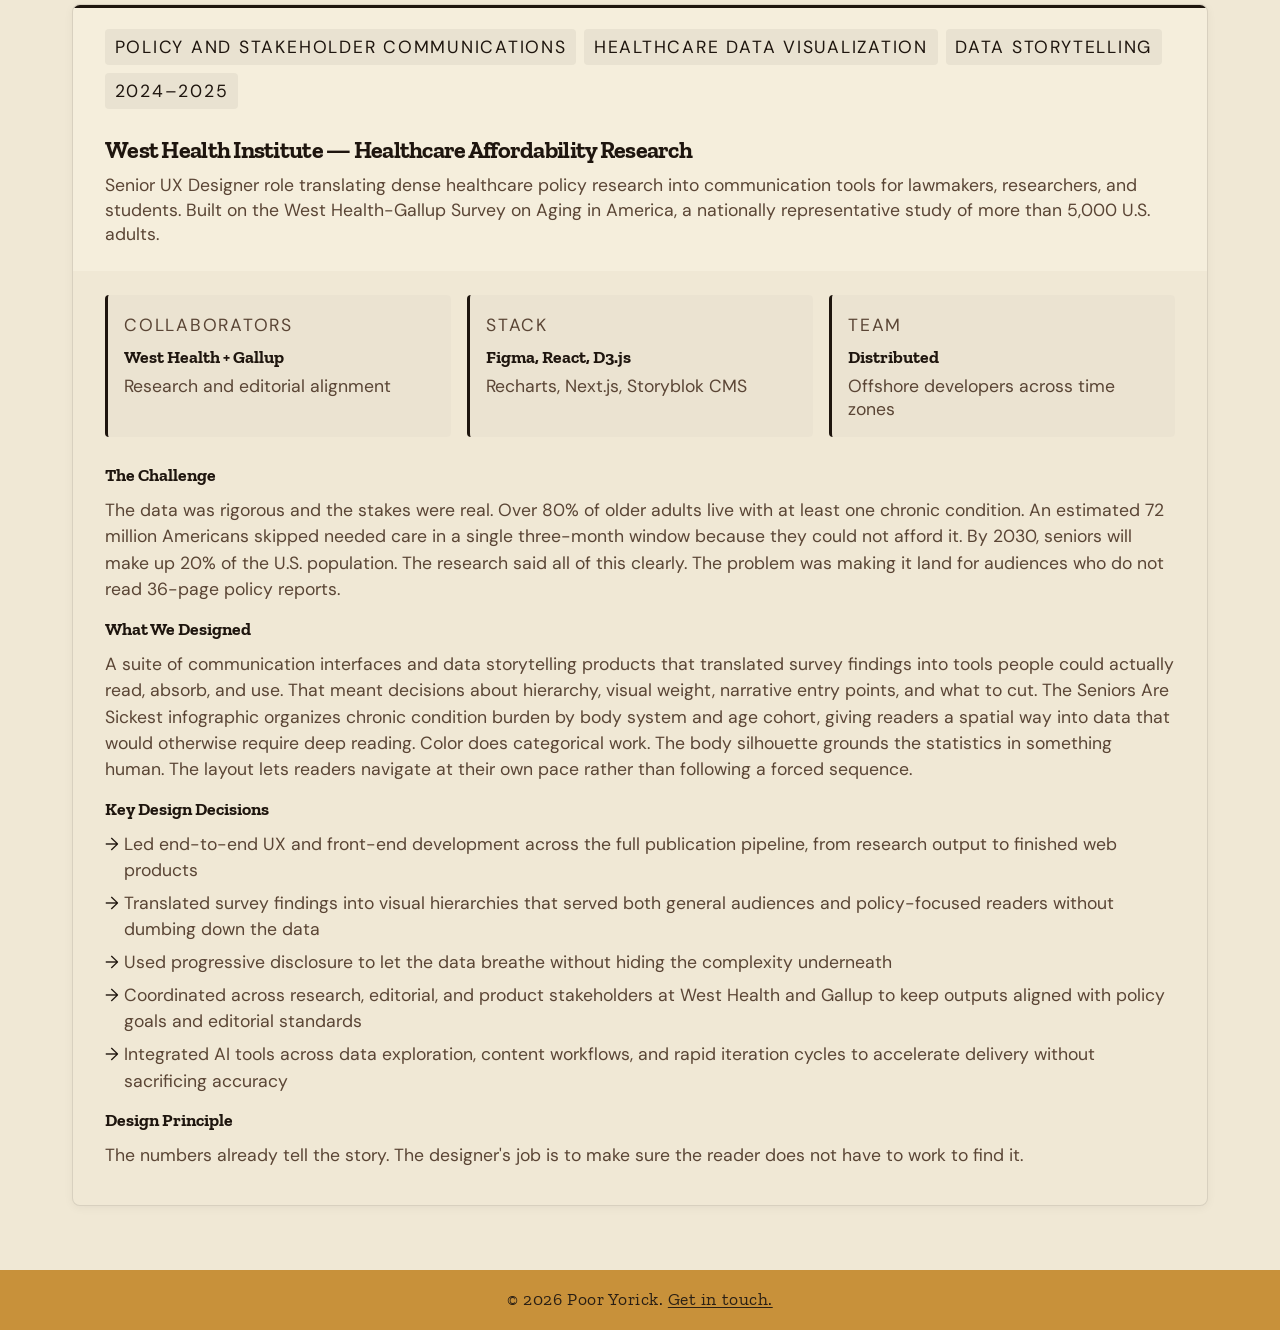
<file: portfolio.html>
<!DOCTYPE html>
<html lang="en">
<head>
    <meta charset="UTF-8">
    <meta name="viewport" content="width=device-width, initial-scale=1.0">
    <title>Work — Poor Yorick</title>
    <meta name="description" content="Case studies in healthcare UX, clinical decision support, enterprise analytics, data visualization, and AI integration. Twenty years of complex product work. Poor Yorick.">
    <link rel="preconnect" href="https://fonts.googleapis.com">
    <link rel="preconnect" href="https://fonts.gstatic.com" crossorigin>
    <link href="https://fonts.googleapis.com/css2?family=Zilla+Slab:wght@700&family=DM+Sans:wght@300;400;500&family=DM+Mono:wght@300;400;500&display=swap" rel="stylesheet">
    <link href="https://fonts.googleapis.com/css2?family=Federo&family=Fraunces:ital,opsz,wght@0,9..144,100..900;1,9..144,100..900&family=Kings&family=Lavishly+Yours&family=Style+Script&display=swap" rel="stylesheet">
    <link rel="stylesheet" href="assets/css/styles.css">
    <link rel="icon" type="image/png" href="assets/img/favicon.gif">
</head>
<body class="service-page-v2">

    <nav class="site-nav">
        <div class="nav-inner">
            <a href="index.html" class="nav-brand">Poor Yorick</a>
            <button class="nav-toggle" aria-label="Toggle navigation">&#9776;</button>
            <ul class="nav-links">
                <li><a href="index.html">Home</a></li>
                <li><a href="portfolio.html" class="active">Work</a></li>
                <li><a href="consulting.html">Services</a></li>
                <li><a href="projects.html">Projects</a></li>
                <!--<li><a href="blog.html">Blog</a></li>-->
                <li><a href="about.html">About</a></li>
                <li><a href="mailto:heather@pooryorick.co" aria-label="Email" class="email-icon">&#9993;</a></li>
            </ul>
        </div>
    </nav>

    <div class="scroll-indicator" id="scrollIndicator"></div>

    <!-- ══ Hero ══ -->
    <section class="service-hero" style="background: var(--bg-services);">
        <div class="service-hero__inner">
            <div class="service-hero__copy">
                <h1 class="service-hero__title">Our Work</h1>
                <p class="service-hero__tagline">These projects were led by our principals. The work spans healthcare platforms, clinical decision-support systems, enterprise analytics tools, data visualization interfaces, AI integration, and complex workflow products. Two decades of building things that have to work.</p>
                <p class="service-hero__for">Work shown here reflects the experience of Poor Yorick's founding team, completed prior to or alongside the formation of Poor Yorick.</p>
            </div>
            <div class="service-hero__media">
                <img src="assets/img/artifact5.png" alt="Portfolio illustration">
            </div>
        </div>
    </section>

    <!-- ══ Tab nav ══ -->
    <section class="portfolio-tabs-section">
        <div class="content-wide">
            <div class="divider-blocks" aria-hidden="true">
                <span></span><span></span><span></span>
            </div>
            <nav class="services-tab-nav portfolio-tab-nav" aria-label="Case studies">
                <button class="stab active" data-tab="west-health">West Health</button>
                <button class="stab" data-tab="pedi-crisis">Pedi Crisis</button>
                <button class="stab" data-tab="providence">Providence</button>
                <button class="stab" data-tab="tmo-sales">T-Mobile Analytics</button>
                <button class="stab" data-tab="tmo-coaching">T-Mobile Coaching</button>
                <button class="stab" data-tab="noaa">NOAA</button>
                <button class="stab" data-tab="norad">NORAD</button>
            </nav>
        </div>
    </section>

    <!-- ══ Case study panels ══ -->
    <section class="portfolio-panels-section">
        <div class="content-wide">

            <!-- West Health -->
            <div id="west-health" class="portfolio-panel active">
                <img src="assets/img/seniors-are-sickest.png" alt="Seniors Are Sickest infographic showing chronic condition burden by body system across age cohorts" class="case-study-image" onclick="openModal(this)">
                <article class="case-study">
                    <div class="case-study-header">
                        <div class="case-study-meta">
                            <span class="meta-tag">Policy and Stakeholder Communications</span>
                            <span class="meta-tag">Healthcare Data Visualization</span>
                            <span class="meta-tag">Data Storytelling</span>
                            <span class="meta-tag">2024&ndash;2025</span>
                        </div>
                        <h3>West Health Institute &mdash; Healthcare Affordability Research</h3>
                        <p class="case-study-intro">Senior UX Designer role translating dense healthcare policy research into communication tools for lawmakers, researchers, and students. Built on the West Health-Gallup Survey on Aging in America, a nationally representative study of more than 5,000 U.S. adults.</p>
                    </div>
                    <div class="case-study-body">
                        <div class="outcomes">
                            <div class="outcome">
                                <div class="outcome-label">Collaborators</div>
                                <div class="outcome-value">West Health + Gallup</div>
                                <div class="outcome-description">Research and editorial alignment</div>
                            </div>
                            <div class="outcome">
                                <div class="outcome-label">Stack</div>
                                <div class="outcome-value">Figma, React, D3.js</div>
                                <div class="outcome-description">Recharts, Next.js, Storyblok CMS</div>
                            </div>
                            <div class="outcome">
                                <div class="outcome-label">Team</div>
                                <div class="outcome-value">Distributed</div>
                                <div class="outcome-description">Offshore developers across time zones</div>
                            </div>
                        </div>
                        <div class="challenge-section">
                            <h4>The Challenge</h4>
                            <p>The data was rigorous and the stakes were real. Over 80% of older adults live with at least one chronic condition. An estimated 72 million Americans skipped needed care in a single three-month window because they could not afford it. By 2030, seniors will make up 20% of the U.S. population. The research said all of this clearly. The problem was making it land for audiences who do not read 36-page policy reports.</p>

                            <h4>What We Designed</h4>
                            <p>A suite of communication interfaces and data storytelling products that translated survey findings into tools people could actually read, absorb, and use. That meant decisions about hierarchy, visual weight, narrative entry points, and what to cut. The Seniors Are Sickest infographic organizes chronic condition burden by body system and age cohort, giving readers a spatial way into data that would otherwise require deep reading. Color does categorical work. The body silhouette grounds the statistics in something human. The layout lets readers navigate at their own pace rather than following a forced sequence.</p>

                            <h4>Key Design Decisions</h4>
                            <ul>
                                <li>Led end-to-end UX and front-end development across the full publication pipeline, from research output to finished web products</li>
                                <li>Translated survey findings into visual hierarchies that served both general audiences and policy-focused readers without dumbing down the data</li>
                                <li>Used progressive disclosure to let the data breathe without hiding the complexity underneath</li>
                                <li>Coordinated across research, editorial, and product stakeholders at West Health and Gallup to keep outputs aligned with policy goals and editorial standards</li>
                                <li>Integrated AI tools across data exploration, content workflows, and rapid iteration cycles to accelerate delivery without sacrificing accuracy</li>
                            </ul>

                            <h4>Design Principle</h4>
                            <p>The numbers already tell the story. The designer's job is to make sure the reader does not have to work to find it.</p>
                        </div>
                    </div>
                </article>
            </div>

            <!-- Pedi Crisis -->
            <div id="pedi-crisis" class="portfolio-panel">
                <img src="assets/img/SteveLibbey-Portfolio-PEDI.png" alt="Pedi Crisis pediatric emergency decision support application showing crisis event selection screen" class="case-study-image" onclick="openModal(this)">
                <article class="case-study">
                    <div class="case-study-header">
                        <div class="case-study-meta">
                            <span class="meta-tag">Healthcare</span>
                            <span class="meta-tag">Clinical Decision Support</span>
                            <span class="meta-tag">Human Factors</span>
                            <span class="meta-tag">Cross-Platform UX</span>
                            <span class="meta-tag">2012&ndash;2013</span>
                        </div>
                        <h3>Pediatric Crisis Decision Support System &mdash; Pedi Crisis</h3>
                        <p class="case-study-intro">In collaboration with Children's Hospital of Philadelphia and the Society for Pediatric Anesthesiologists, we designed a mobile cognitive aid for pediatric anesthesia emergencies, translating clinical crisis protocols into interactive treatment algorithms for iOS and Windows 8 tablets.</p>
                    </div>
                    <div class="case-study-body">
                        <div class="outcomes">
                            <div class="outcome">
                                <div class="outcome-label">Platforms</div>
                                <div class="outcome-value">iOS + Windows 8</div>
                                <div class="outcome-description">Cross-platform clinical deployment</div>
                            </div>
                            <div class="outcome">
                                <div class="outcome-label">Use Case</div>
                                <div class="outcome-value">OR emergencies</div>
                                <div class="outcome-description">Decision support under stress</div>
                            </div>
                            <div class="outcome">
                                <div class="outcome-label">Core Function</div>
                                <div class="outcome-value">Interactive algorithms</div>
                                <div class="outcome-description">Weight-based dosing and treatment guidance</div>
                            </div>
                        </div>
                        <div class="challenge-section">
                            <h4>The Challenge</h4>
                            <p>Operating room emergencies are rare, fast-moving, and high stakes. In pediatric anesthesia, clinicians must diagnose, treat, and coordinate as a team while managing weight-based dosing and rapidly changing conditions. Printed references were too slow, and even experienced providers miss steps when cognitive load spikes. The question was how to get the right information in front of the right person at the right moment without adding friction to an already pressured environment.</p>

                            <h4>What We Designed</h4>
                            <p>A system that guided clinicians through a repeatable emergency workflow: select the crisis event, enter patient weight, confirm recognition criteria, follow staged treatment steps, review medication dosing, and arrive at a shared end-of-algorithm review. The structure supported rare but life-threatening pediatric events including anaphylaxis, bradycardia, hyperkalemia, airway fire, hypoxia, transfusion reactions, and cardiac arrest.</p>
                            <p>The design problem was not making it look clean. It was making sure clinicians could navigate it correctly under stress, on a tablet, while coordinating with a team. Every structural decision was made with that context in mind.</p>

                            <h4>Key Design Decisions</h4>
                            <ul>
                                <li>Translated paper crisis protocols into interactive algorithm flows clinicians could follow in real time without having to interpret or remember</li>
                                <li>Structured each event around the same repeatable pattern: event selection, recognition, treatment, dosing, escalation, and resolution</li>
                                <li>Designed weight capture as a persistent system input so medication guidance stayed accurate throughout the workflow without requiring re-entry</li>
                                <li>Used checklist interactions and progressive disclosure to reduce cognitive overload without hiding information clinicians needed</li>
                                <li>Maintained the same clinical workflow across iOS and Windows 8 while adapting to each platform's interaction model</li>
                            </ul>

                            <h4>How the System Worked</h4>
                            <ul>
                                <li>Converted paper checklists and treatment pathways into interactive Yes/No treatment flows</li>
                                <li>Kept patient weight visible and editable throughout so dosing stayed accurate as conditions changed</li>
                                <li>Added a crisis timer to track elapsed time once an algorithm began</li>
                                <li>Created cross-links between related algorithms for escalation and differential diagnosis</li>
                                <li>Standardized a shared end-state screen prompting team review, therapy options, ICU transfer decisions, consults, and procedure cancellation</li>
                                <li>Included action logs, settings, hotline information, and support features for real-world clinical use</li>
                            </ul>

                            <h4>Cross-Platform Design</h4>
                            <p>iOS and Windows 8 required different UI conventions, but the clinical workflow had to remain consistent. We adapted the interface to each platform while preserving the same underlying algorithm structure, navigation logic, and treatment sequence. Clinicians could rely on the same mental model regardless of which device was available.</p>

                            <h4>Process and Collaboration</h4>
                            <p>Algorithms were revised through ongoing collaboration with clinical stakeholders to improve symptom ordering, simplify navigation, standardize medication units, merge related pathways, and clarify escalation logic. That collaboration shaped not just the screens but the decision model itself.</p>

                            <h4>Design Principle</h4>
                            <p>Do not ask clinicians to remember the protocol. Put the protocol in the interface, keep it structured, and make the next step obvious.</p>
                        </div>
                        <div class="case-study-artifact">
                            <img src="assets/img/Screen5.jpg" alt="Pedi Crisis treatment workflow detail showing interactive algorithm steps" onclick="openModal(this)" style="cursor:pointer;">
                        </div>
                        <div class="case-study-artifact">
                            <img src="assets/img/Screen9.jpg" alt="Pedi Crisis algorithm checklist and dosing detail" onclick="openModal(this)" style="cursor:pointer;">
                        </div>
                    </div>
                </article>
            </div>

            <!-- Providence -->
            <div id="providence" class="portfolio-panel">
                <img src="assets/img/providence.png" alt="Providence Health System clinical desktop unification project" class="case-study-image" onclick="openModal(this)">
                <article class="case-study">
                    <div class="case-study-header">
                        <div class="case-study-meta">
                            <span class="meta-tag">Healthcare</span>
                            <span class="meta-tag">Enterprise Workflow</span>
                            <span class="meta-tag">Constraint Navigation</span>
                            <span class="meta-tag">2021&ndash;2022</span>
                        </div>
                        <h3>Providence Clinical Desktop Unification</h3>
                        <p class="case-study-intro">At Providence Health System, one of the largest nonprofit health systems in the country, we originated and led a project to reduce the workflow fragmentation that came with decades of hospital acquisitions. The goal was a unified clinical desktop that let administrators and providers manage requests across multiple systems without leaving a single interface.</p>
                    </div>
                    <div class="case-study-body">
                        <div class="outcomes">
                            <div class="outcome">
                                <div class="outcome-label">Environment</div>
                                <div class="outcome-value">Citrix secured desktop</div>
                                <div class="outcome-description">Security-perimeter constrained</div>
                            </div>
                            <div class="outcome">
                                <div class="outcome-label">Users</div>
                                <div class="outcome-value">Admins &amp; providers</div>
                                <div class="outcome-description">Administrators and clinical providers</div>
                            </div>
                            <div class="outcome">
                                <div class="outcome-label">Problem</div>
                                <div class="outcome-value">Fragmented workflows</div>
                                <div class="outcome-description">Multi-app switching across acquired hospital systems</div>
                            </div>
                        </div>
                        <div class="challenge-section">
                            <h4>The Challenge</h4>
                            <p>Providence absorbed over 100 cyberattacks daily. That threat level required keeping the entire clinical desktop inside a Citrix security perimeter. It was the right call. But it meant that Epic, ServiceNow, and a patchwork of other systems inherited from acquired hospitals all lived as separate applications inside a walled garden with no shared layer connecting them.</p>
                            <p>Administrators bore the heaviest cost. Approving or denying routine requests&mdash;a new computer for cardiology, a schedule change, a supply order&mdash;meant navigating between multiple applications for tasks that should take seconds. Providers had the same problem. Everyone interviewed said the same thing: they wanted one place to handle this, and the constant switching was eating their time.</p>

                            <h4>The Approach</h4>
                            <p>The director who originated the initiative had prior experience at Citrix and identified a widget feature that could serve as an aggregation layer inside the secured desktop. The idea was to surface consolidated request workflows from Epic, ServiceNow, and other systems inside a single Citrix dashboard, available on login, without requiring users to launch separate applications.</p>
                            <p>I hired and led the development team, conducted discovery interviews with administrators and providers, and designed the workflow model. Our first test case was administrator request approvals: one interface, one click per request, no app switching.</p>

                            <h4>Where It Broke Down</h4>
                            <p>Two constraints converged and closed off the path.</p>
                            <p>The only sanctioned build tool for the Citrix widget was a low-code environment that couldn't support what we were designing. The workaround was to surface a web application inside the widget space, but that created security vulnerabilities the Citrix perimeter existed to prevent. We couldn't use the sanctioned tool and we couldn't safely use the workaround.</p>
                            <p>While we were working through this, Citrix engineers began signaling informally that the widget feature itself was not long for the platform. Shortly after, it was sunsetted entirely. The one mechanism that could aggregate inside the security boundary was gone.</p>

                            <h4>What We Proposed Instead</h4>
                            <p>We came back to leadership with an alternative. A standalone web application dashboard with broader scope, designed to span not just the original use cases but the full patchwork of systems across every hospital Providence had acquired. It was technically stronger and more scalable than the original widget approach.</p>
                            <p>But it couldn't meet the one non-negotiable requirement: available on login, inside the perimeter, without adding another application to the stack. Leadership made the right call and shut the project down. The team was reassigned.</p>

                            <h4>What This Shows</h4>
                            <p>The problem was real and validated. The approach was sound given the constraints available at the time. The technical path was closed by an external vendor decision, not a design failure. When it closed, we identified an alternative that would have worked in a different environment and were honest about what it couldn't do.</p>
                            <p>Designing inside a hostile constraint environment, where every integration decision carries a security implication and the vendor landscape can shift under you, is a different discipline than designing for a clean greenfield product. This project was that discipline.</p>

                            <h4>Design Principle</h4>
                            <p>Know which constraints are load-bearing before you build against them. When the foundation changes, stop, assess what's still possible, and say clearly what isn't.</p>
                        </div>
                    </div>
                </article>
            </div>

            <!-- T-Mobile Sales -->
            <div id="tmo-sales" class="portfolio-panel">
                <img src="assets/img/SteveLibbey-Portfolio-tmosort.jpg" alt="T-Mobile internal sales analytics business intelligence platform" class="case-study-image" onclick="openModal(this)">
                <article class="case-study">
                    <div class="case-study-header">
                        <div class="case-study-meta">
                            <span class="meta-tag">Business Intelligence</span>
                            <span class="meta-tag">Enterprise Analytics</span>
                            <span class="meta-tag">Internal Tools</span>
                            <span class="meta-tag">2016&ndash;2020</span>
                        </div>
                        <h3>T-Mobile Internal Sales Analytics Platform</h3>
                        <p class="case-study-intro">Senior UX Software Engineer role designing and building an Angular-based business intelligence platform used by thousands of management and executive users for data-driven decision making across T-Mobile's sales organization.</p>
                    </div>
                    <div class="case-study-body">
                        <div class="outcomes">
                            <div class="outcome">
                                <div class="outcome-label">Scale</div>
                                <div class="outcome-value">1000s of users</div>
                                <div class="outcome-description">Management &amp; executive level</div>
                            </div>
                            <div class="outcome">
                                <div class="outcome-label">Innovation</div>
                                <div class="outcome-value">First Agile team</div>
                                <div class="outcome-description">Template for entire department</div>
                            </div>
                            <div class="outcome">
                                <div class="outcome-label">Lifespan</div>
                                <div class="outcome-value">4 years</div>
                                <div class="outcome-description">Active production use</div>
                            </div>
                        </div>
                        <div class="challenge-section">
                            <h4>The Challenge</h4>
                            <p>T-Mobile leadership needed a scalable business intelligence platform that could serve current reporting requirements while remaining adaptable to future data structures they could not yet fully specify. Multiple access levels required different views of the same underlying data without creating a maintenance burden as the organization's needs evolved.</p>

                            <h4>Key Design Decisions</h4>
                            <ul>
                                <li>Determined user needs across all access levels through stakeholder interviews with leadership before any design work began</li>
                                <li>Designed a UI architecture flexible enough to accommodate both current and anticipated data structures</li>
                                <li>Implemented MVC architecture using Angular for clean separation of concerns and long-term maintainability</li>
                                <li>Built the platform as a reusable foundation for future internal applications, not just the immediate use case</li>
                                <li>Led the first team in the department to adopt Agile Scrum methodology, which became the standard across the organization</li>
                            </ul>

                            <h4>What Made It Last</h4>
                            <p>The platform ran in active production for four years. That longevity came from design decisions made early: an architecture that could absorb changing requirements, a UI that gave different user levels what they needed without constant customization, and a codebase that other teams could build on. The pattern was reused for subsequent internal tools.</p>
                        </div>
                        <div class="case-study-artifact">
                            <img src="assets/img/artifact1.png" alt="T-Mobile sales platform design artifact">
                        </div>
                    </div>
                </article>
            </div>

            <!-- T-Mobile Coaching -->
            <div id="tmo-coaching" class="portfolio-panel">
                <img src="assets/img/SteveLibbey-Portfolio-tmoshout.jpg" alt="T-Mobile call center performance and coaching platform" class="case-study-image" onclick="openModal(this)">
                <article class="case-study">
                    <div class="case-study-header">
                        <div class="case-study-meta">
                            <span class="meta-tag">Performance Analytics</span>
                            <span class="meta-tag">Employee Tools</span>
                            <span class="meta-tag">Data Visualization</span>
                            <span class="meta-tag">2017</span>
                        </div>
                        <h3>Call Center Performance &amp; Coaching Platform</h3>
                        <p class="case-study-intro">Redesigned the application call center staff used to track progress and predict monthly bonuses, combining data visualization with T-Mobile's energetic culture.</p>
                    </div>
                    <div class="case-study-body">
                        <div class="outcomes">
                            <div class="outcome">
                                <div class="outcome-label">User Impact</div>
                                <div class="outcome-value">Self-service</div>
                                <div class="outcome-description">Employees predict bonus eligibility</div>
                            </div>
                            <div class="outcome">
                                <div class="outcome-label">Management View</div>
                                <div class="outcome-value">Aggregated stats</div>
                                <div class="outcome-description">By location and team</div>
                            </div>
                        </div>
                        <div class="challenge-section">
                            <h4>The Challenge</h4>
                            <p>Care team needed a redesign that maintained T-Mobile's fun, enthusiastic culture while giving employees clear visibility into bonus calculations. Management needed aggregated statistics organized by location. The challenge: make complex performance metrics feel approachable and motivating.</p>

                            <h4>Key Design Decisions</h4>
                            <ul>
                                <li>Worked with Java developer to realize dynamic tile function possibilities (interactive gauges, real-time updates)</li>
                                <li>Designed predictive interface allowing employees to model "what if" scenarios for bonus optimization</li>
                                <li>Created enthusiasm-driven UI matching call center culture without sacrificing data clarity</li>
                                <li>Built hierarchical views: individual performance → team → location aggregations</li>
                            </ul>

                            <h4>Design Philosophy</h4>
                            <p>Turned dry performance metrics into an engaging, game-like experience. The UI celebrated achievements while providing actionable insights for improvement&mdash;reflecting T-Mobile's unique approach to employee motivation.</p>
                        </div>
                        <div class="case-study-artifact">
                            <img src="assets/img/artifact1.png" alt="Call center performance platform design artifact">
                        </div>
                    </div>
                </article>
            </div>

            <!-- NOAA -->
            <div id="noaa" class="portfolio-panel">
                <img src="assets/img/SteveLibbey-Portfolio-noaa1.jpg" alt="NOAA Pacific Coastal Salmon Recovery Fund data tracking system" class="case-study-image" onclick="openModal(this)">
                <article class="case-study">
                    <div class="case-study-header">
                        <div class="case-study-meta">
                            <span class="meta-tag">Government / Conservation</span>
                            <span class="meta-tag">Data Systems</span>
                            <span class="meta-tag">Data Visualization</span>
                            <span class="meta-tag">2012</span>
                        </div>
                        <h3>NOAA Pacific Coastal Salmon Recovery Fund Tracker</h3>
                        <p class="case-study-intro">Government conservation project tracking system connecting scientists, policymakers, and students through multi-level data access and visualization.</p>
                    </div>
                    <div class="case-study-body">
                        <div class="outcomes">
                            <div class="outcome">
                                <div class="outcome-label">Audience</div>
                                <div class="outcome-value">Multi-level</div>
                                <div class="outcome-description">Scientists to students</div>
                            </div>
                            <div class="outcome">
                                <div class="outcome-label">Data Handling</div>
                                <div class="outcome-value">Oracle APEX</div>
                                <div class="outcome-description">Complex scientific datasets</div>
                            </div>
                        </div>
                        <div class="challenge-section">
                            <h4>The Challenge</h4>
                            <p>Tracking information for salmon recovery projects required serving vastly different user needs: scientists wanting raw data tables, policymakers needing summaries, and students requiring educational context. Database queries returned massive tables of scientific data that needed progressive disclosure.</p>

                            <h4>Key Design Decisions</h4>
                            <ul>
                                <li>Designed familiar webpage interface with intuitive navigation</li>
                                <li>Built progressive disclosure: summaries in graphics/charts for general users, full scientific data access on demand</li>
                                <li>Integrated with Oracle database using APEX (HTML/CSS front-end)</li>
                                <li>Created visualization layer that made complex conservation metrics accessible to non-scientists</li>
                                <li>Also designed commercial fisherman trading app with regulatory compliance built-in</li>
                            </ul>

                            <h4>Design Principle</h4>
                            <p>Don't hide the complexity&mdash;layer it. Scientists got their tables, students got their charts, everyone got value from the same underlying data.</p>
                        </div>
                        <div class="case-study-artifact">
                            <img src="assets/img/artifact1.png" alt="NOAA salmon recovery tracking system artifact">
                        </div>
                    </div>
                </article>
            </div>

            <!-- NORAD -->
            <div id="norad" class="portfolio-panel">
                <img src="assets/img/SteveLibbey-Portfolio-norad1.jpg" alt="NORAD Tracks Santa responsive holiday website" class="case-study-image" onclick="openModal(this)">
                <article class="case-study">
                    <div class="case-study-header">
                        <div class="case-study-meta">
                            <span class="meta-tag">High-Traffic</span>
                            <span class="meta-tag">Responsive Design</span>
                            <span class="meta-tag">Performance</span>
                            <span class="meta-tag">2013&ndash;2014</span>
                        </div>
                        <h3>NORAD Tracks Santa</h3>
                        <p class="case-study-intro">Rebuilt holiday multimedia site from scratch after predecessor's indecipherable code caused production bugs. Millions of global users on Christmas Eve.</p>
                    </div>
                    <div class="case-study-body">
                        <div class="outcomes">
                            <div class="outcome">
                                <div class="outcome-label">Performance</div>
                                <div class="outcome-value">Bug-free launch</div>
                                <div class="outcome-description">After previous year's failures</div>
                            </div>
                            <div class="outcome">
                                <div class="outcome-label">Code Quality</div>
                                <div class="outcome-value">Reusable codebase</div>
                                <div class="outcome-description">Used for future versions</div>
                            </div>
                        </div>
                        <div class="challenge-section">
                            <h4>The Challenge</h4>
                            <p>2013 site launched with bugs due to deliberately obfuscated JavaScript. Lead programmer was fired, leaving company scrambling for 2014 deployment. Brought in late in the game to rebuild entire site with weeks to deadline.</p>

                            <h4>Key Design Decisions</h4>
                            <ul>
                                <li>Threw out previous year's code completely</li>
                                <li>Rebuilt from scratch using Bootstrap, jQuery, and Greensock JS for animations</li>
                                <li>Optimized for performance under massive traffic spikes</li>
                                <li>Built fully responsive (kids use whatever device they can access)</li>
                                <li>Created maintainable codebase using well-supported libraries</li>
                            </ul>

                            <h4>What I Said No To</h4>
                            <p>Clever code. No custom animation engines, no framework reinvention, no showing off. Used battle-tested libraries and clear documentation so the next person could actually maintain it.</p>

                            <h4>Fun Fact</h4>
                            <p>When NPR ran the headline "NORAD Tracks Santa Begins with a Typo" for the 2014 launch, I nearly had a heart attack before realizing they meant the 1953 origin story.</p>
                        </div>
                        <div class="case-study-artifact">
                            <img src="assets/img/artifact1.png" alt="NORAD Tracks Santa design artifact">
                        </div>
                    </div>
                </article>
            </div>

        </div>
    </section>

    <!-- ══ Footer ══ -->
    <footer id="contact"><div class="footer-content"><p class="footer-copy">&copy; 2026 Poor Yorick. <a href="mailto:heather@pooryorick.co" class="contact-link">Get in touch.</a></p></div></footer>

    <!-- Modal -->
    <div class="modal" id="imageModal" onclick="closeModal()">
        <button class="modal-close" onclick="closeModal()">&times;</button>
        <div class="modal-content" id="modalContent"></div>
    </div>

    <script src="assets/js/main.js"></script>
</body>
</html>
</file>
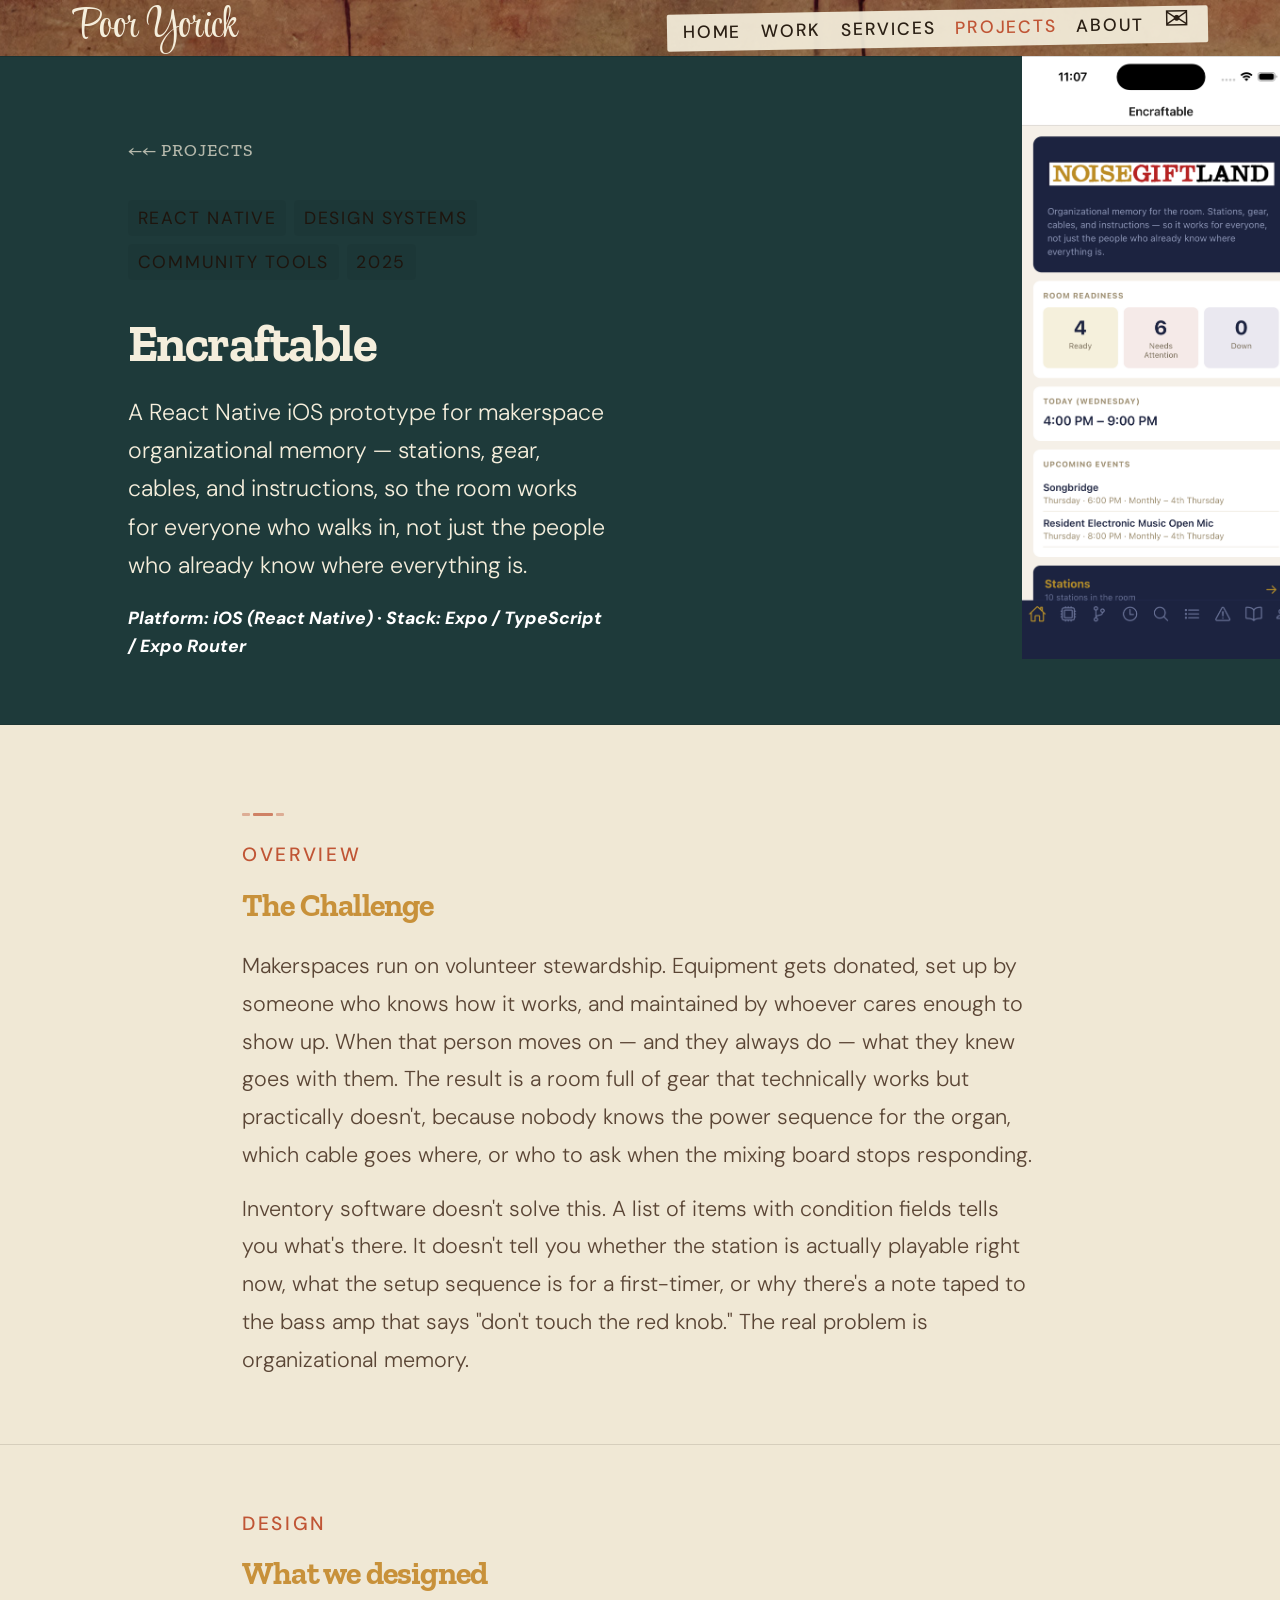
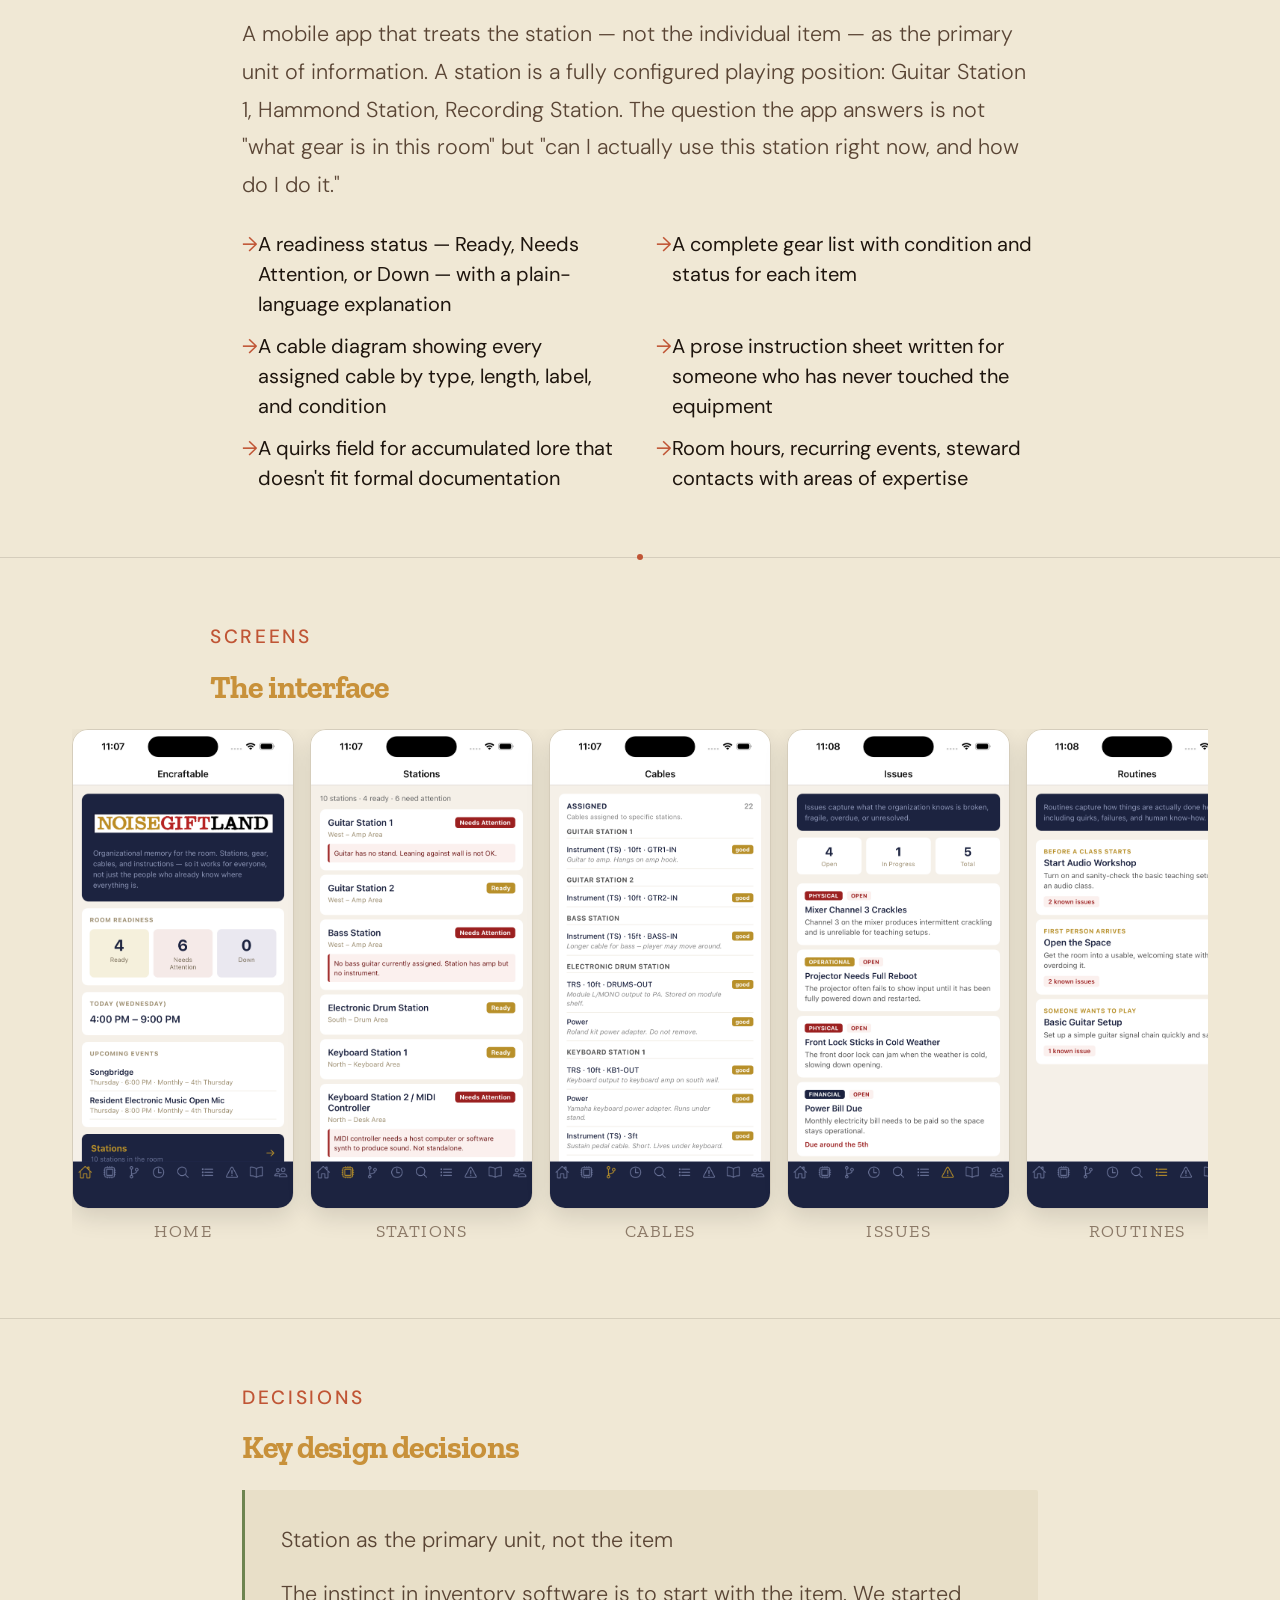
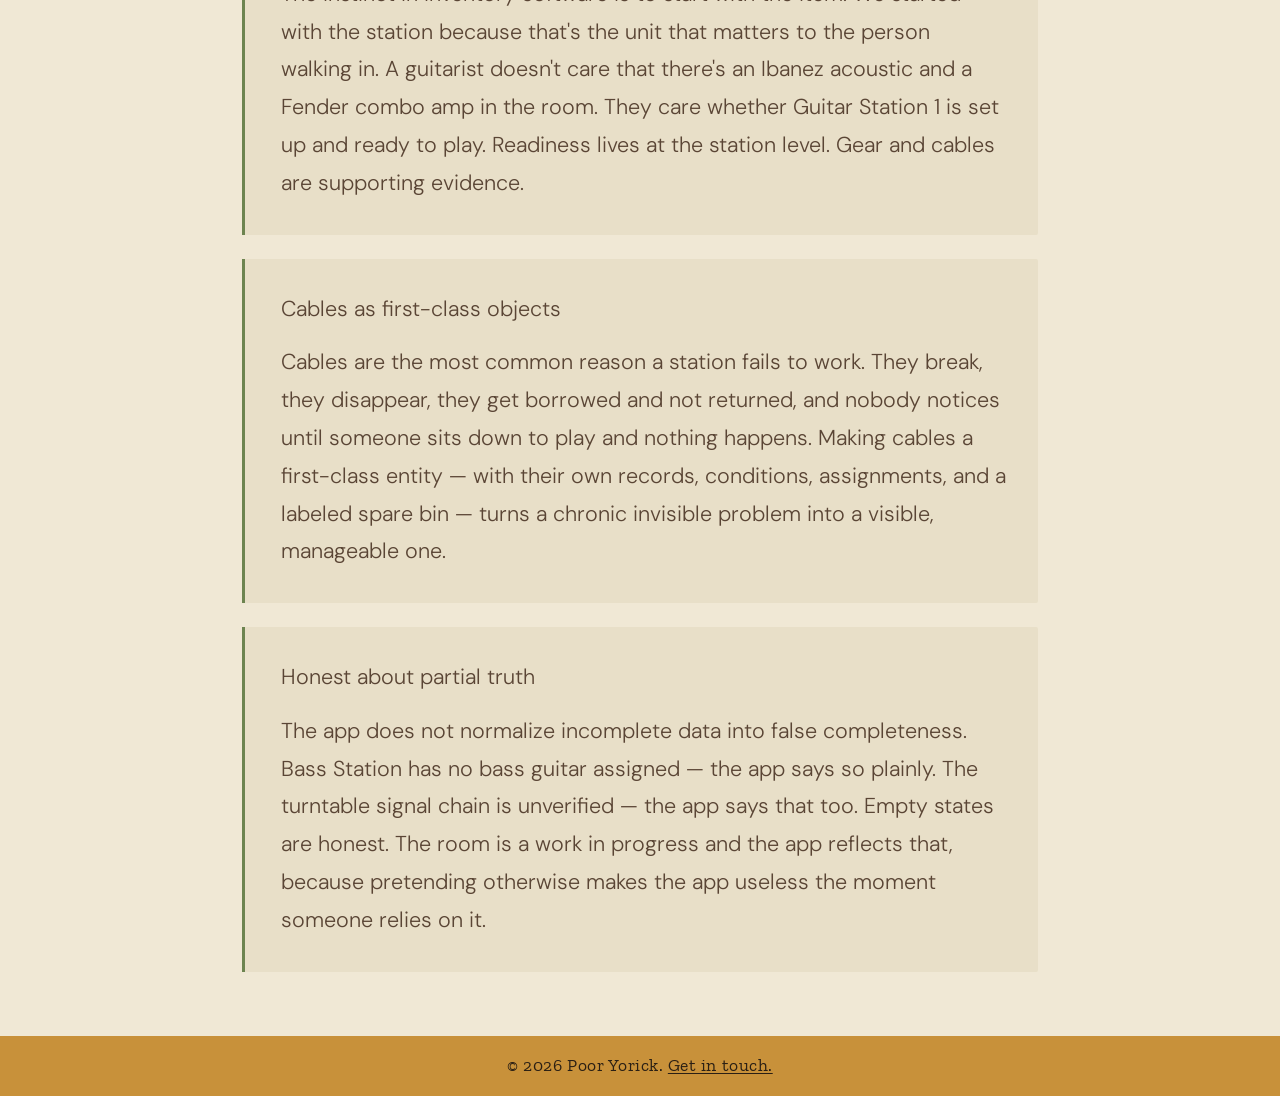
<file: project-encraftable.html>
<!DOCTYPE html>
<html lang="en">
<head>
    <meta charset="UTF-8">
    <meta name="viewport" content="width=device-width, initial-scale=1.0">
    <title>Encraftable | Poor Yorick</title>
    <meta name="description" content="Encraftable — makerspace organizational memory. A React Native iOS prototype for Noisegiftland. Designed by Poor Yorick.">
    <link rel="preconnect" href="https://fonts.googleapis.com">
    <link rel="preconnect" href="https://fonts.gstatic.com" crossorigin>
    <link href="https://fonts.googleapis.com/css2?family=Zilla+Slab:wght@700&family=DM+Sans:wght@300;400;500&family=DM+Mono:wght@300;400;500&display=swap" rel="stylesheet">
    <link href="https://fonts.googleapis.com/css2?family=Federo&family=Fraunces:ital,opsz,wght@0,9..144,100..900;1,9..144,100..900&family=Kings&family=Lavishly+Yours&family=Style+Script&display=swap" rel="stylesheet">
    <link rel="stylesheet" href="assets/css/styles.css">
    <link rel="icon" type="image/png" href="assets/img/favicon.gif">
</head>
<body class="service-page-v2">

    <nav class="site-nav">
        <div class="nav-inner">
            <a href="index.html" class="nav-brand">Poor Yorick</a>
            <button class="nav-toggle" aria-label="Toggle navigation">&#9776;</button>
            <ul class="nav-links">
                <li><a href="index.html">Home</a></li>
                <li><a href="portfolio.html">Work</a></li>
                <li><a href="consulting.html">Services</a></li>
                <li><a href="projects.html" class="active">Projects</a></li>
                <!--<li><a href="blog.html">Blog</a></li>-->
                <li><a href="about.html">About</a></li>
                <li><a href="mailto:heather@pooryorick.co" aria-label="Email" class="email-icon">&#9993;</a></li>
            </ul>
        </div>
    </nav>

    <div class="scroll-indicator" id="scrollIndicator"></div>

    <!-- ══ Hero ══ -->
    <section class="service-hero" style="background: #1e3a3a;">
        <div class="service-hero__inner">
            <div class="service-hero__copy">
                <a href="projects.html" class="service-hero__back">← Projects</a>
                <div class="case-study-meta" style="margin-bottom: 1rem;">
                    <span class="meta-tag">React Native</span>
                    <span class="meta-tag">Design Systems</span>
                    <span class="meta-tag">Community Tools</span>
                    <span class="meta-tag">2025</span>
                </div>
                <h1 class="service-hero__title">Encraftable</h1>
                <p class="service-hero__tagline">A React Native iOS prototype for makerspace organizational memory — stations, gear, cables, and instructions, so the room works for everyone who walks in, not just the people who already know where everything is.</p>
                <p class="service-hero__for">Platform: iOS (React Native) · Stack: Expo / TypeScript / Expo Router</p>
            </div>
            <div class="service-hero__media">
                <img src="assets/img/encraftable-screen-home.jpg" alt="Encraftable home screen">
            </div>
        </div>
    </section>

    <!-- ══ The Challenge ══ -->
    <section class="service-section">
        <div class="content-medium">
            <div class="divider-blocks" aria-hidden="true">
                <span></span><span></span><span></span>
            </div>
            <span class="service-section__label">Overview</span>
            <h2>The Challenge</h2>
            <p>Makerspaces run on volunteer stewardship. Equipment gets donated, set up by someone who knows how it works, and maintained by whoever cares enough to show up. When that person moves on — and they always do — what they knew goes with them. The result is a room full of gear that technically works but practically doesn't, because nobody knows the power sequence for the organ, which cable goes where, or who to ask when the mixing board stops responding.</p>
            <p>Inventory software doesn't solve this. A list of items with condition fields tells you what's there. It doesn't tell you whether the station is actually playable right now, what the setup sequence is for a first-timer, or why there's a note taped to the bass amp that says "don't touch the red knob." The real problem is organizational memory.</p>
        </div>
    </section>

    <hr class="divider-line">

    <!-- ══ What we designed ══ -->
    <section class="service-section">
        <div class="content-medium">
            <span class="service-section__label">Design</span>
            <h2>What we designed</h2>
            <p>A mobile app that treats the station — not the individual item — as the primary unit of information. A station is a fully configured playing position: Guitar Station 1, Hammond Station, Recording Station. The question the app answers is not "what gear is in this room" but "can I actually use this station right now, and how do I do it."</p>
            <ul class="two-column-list">
                <li>A readiness status — Ready, Needs Attention, or Down — with a plain-language explanation</li>
                <li>A complete gear list with condition and status for each item</li>
                <li>A cable diagram showing every assigned cable by type, length, label, and condition</li>
                <li>A prose instruction sheet written for someone who has never touched the equipment</li>
                <li>A quirks field for accumulated lore that doesn't fit formal documentation</li>
                <li>Room hours, recurring events, steward contacts with areas of expertise</li>
            </ul>
        </div>
    </section>

    <div class="divider-signal" aria-hidden="true"></div>

    <!-- ══ Screen gallery ══ -->
    <section class="service-section">
        <div class="content-wide">
            <div class="content-medium" style="padding: 0;">
                <span class="service-section__label">Screens</span>
                <h2>The interface</h2>
            </div>
            <div class="screen-gallery reveal">
                <figure>
                    <img src="assets/img/encraftable-screen-home.jpg" alt="Home screen showing room readiness, today's hours, and upcoming events">
                    <figcaption>Home</figcaption>
                </figure>
                <figure>
                    <img src="assets/img/encraftable-screen-stations.jpg" alt="Stations list showing readiness status for each playing position">
                    <figcaption>Stations</figcaption>
                </figure>
                <figure>
                    <img src="assets/img/encraftable-screen-cables.jpg" alt="Cable inventory organized by station assignment">
                    <figcaption>Cables</figcaption>
                </figure>
                <figure>
                    <img src="assets/img/encraftable-screen-issues.jpg" alt="Issues screen listing open and in-progress problems">
                    <figcaption>Issues</figcaption>
                </figure>
                <figure>
                    <img src="assets/img/encraftable-screen-routines.jpg" alt="Routines screen capturing how things are actually done">
                    <figcaption>Routines</figcaption>
                </figure>
                <figure>
                    <img src="assets/img/encraftable-screen-hours.jpg" alt="Hours and events screen with room schedule">
                    <figcaption>Hours &amp; Events</figcaption>
                </figure>
                <figure>
                    <img src="assets/img/encraftable-screen-search.jpg" alt="Search screen showing XLR cable results">
                    <figcaption>Search</figcaption>
                </figure>
                <figure>
                    <img src="assets/img/encraftable-screen-people.jpg" alt="People screen with member presence and roles">
                    <figcaption>People</figcaption>
                </figure>
                <figure>
                    <img src="assets/img/encraftable-screen-guide.jpg" alt="Guide screen with welcome text and space orientation">
                    <figcaption>Guide</figcaption>
                </figure>
            </div>
        </div>
    </section>

    <hr class="divider-line">

    <!-- ══ Key decisions ══ -->
    <section class="service-section">
        <div class="content-medium">
            <span class="service-section__label">Decisions</span>
            <h2>Key design decisions</h2>
            <div class="engagement">
                <p class="engagement__situation">Station as the primary unit, not the item</p>
                <p class="engagement__response">The instinct in inventory software is to start with the item. We started with the station because that's the unit that matters to the person walking in. A guitarist doesn't care that there's an Ibanez acoustic and a Fender combo amp in the room. They care whether Guitar Station 1 is set up and ready to play. Readiness lives at the station level. Gear and cables are supporting evidence.</p>
            </div>
            <div class="engagement" style="margin-top: 1.5rem;">
                <p class="engagement__situation">Cables as first-class objects</p>
                <p class="engagement__response">Cables are the most common reason a station fails to work. They break, they disappear, they get borrowed and not returned, and nobody notices until someone sits down to play and nothing happens. Making cables a first-class entity — with their own records, conditions, assignments, and a labeled spare bin — turns a chronic invisible problem into a visible, manageable one.</p>
            </div>
            <div class="engagement" style="margin-top: 1.5rem;">
                <p class="engagement__situation">Honest about partial truth</p>
                <p class="engagement__response">The app does not normalize incomplete data into false completeness. Bass Station has no bass guitar assigned — the app says so plainly. The turntable signal chain is unverified — the app says that too. Empty states are honest. The room is a work in progress and the app reflects that, because pretending otherwise makes the app useless the moment someone relies on it.</p>
            </div>
        </div>
    </section>

    <!-- ══ Footer ══ -->
    <footer id="contact"><div class="footer-content"><p class="footer-copy">&copy; 2026 Poor Yorick. <a href="mailto:heather@pooryorick.co" class="contact-link">Get in touch.</a></p></div></footer>

    <script src="assets/js/main.js"></script>
</body>
</html>
</file>
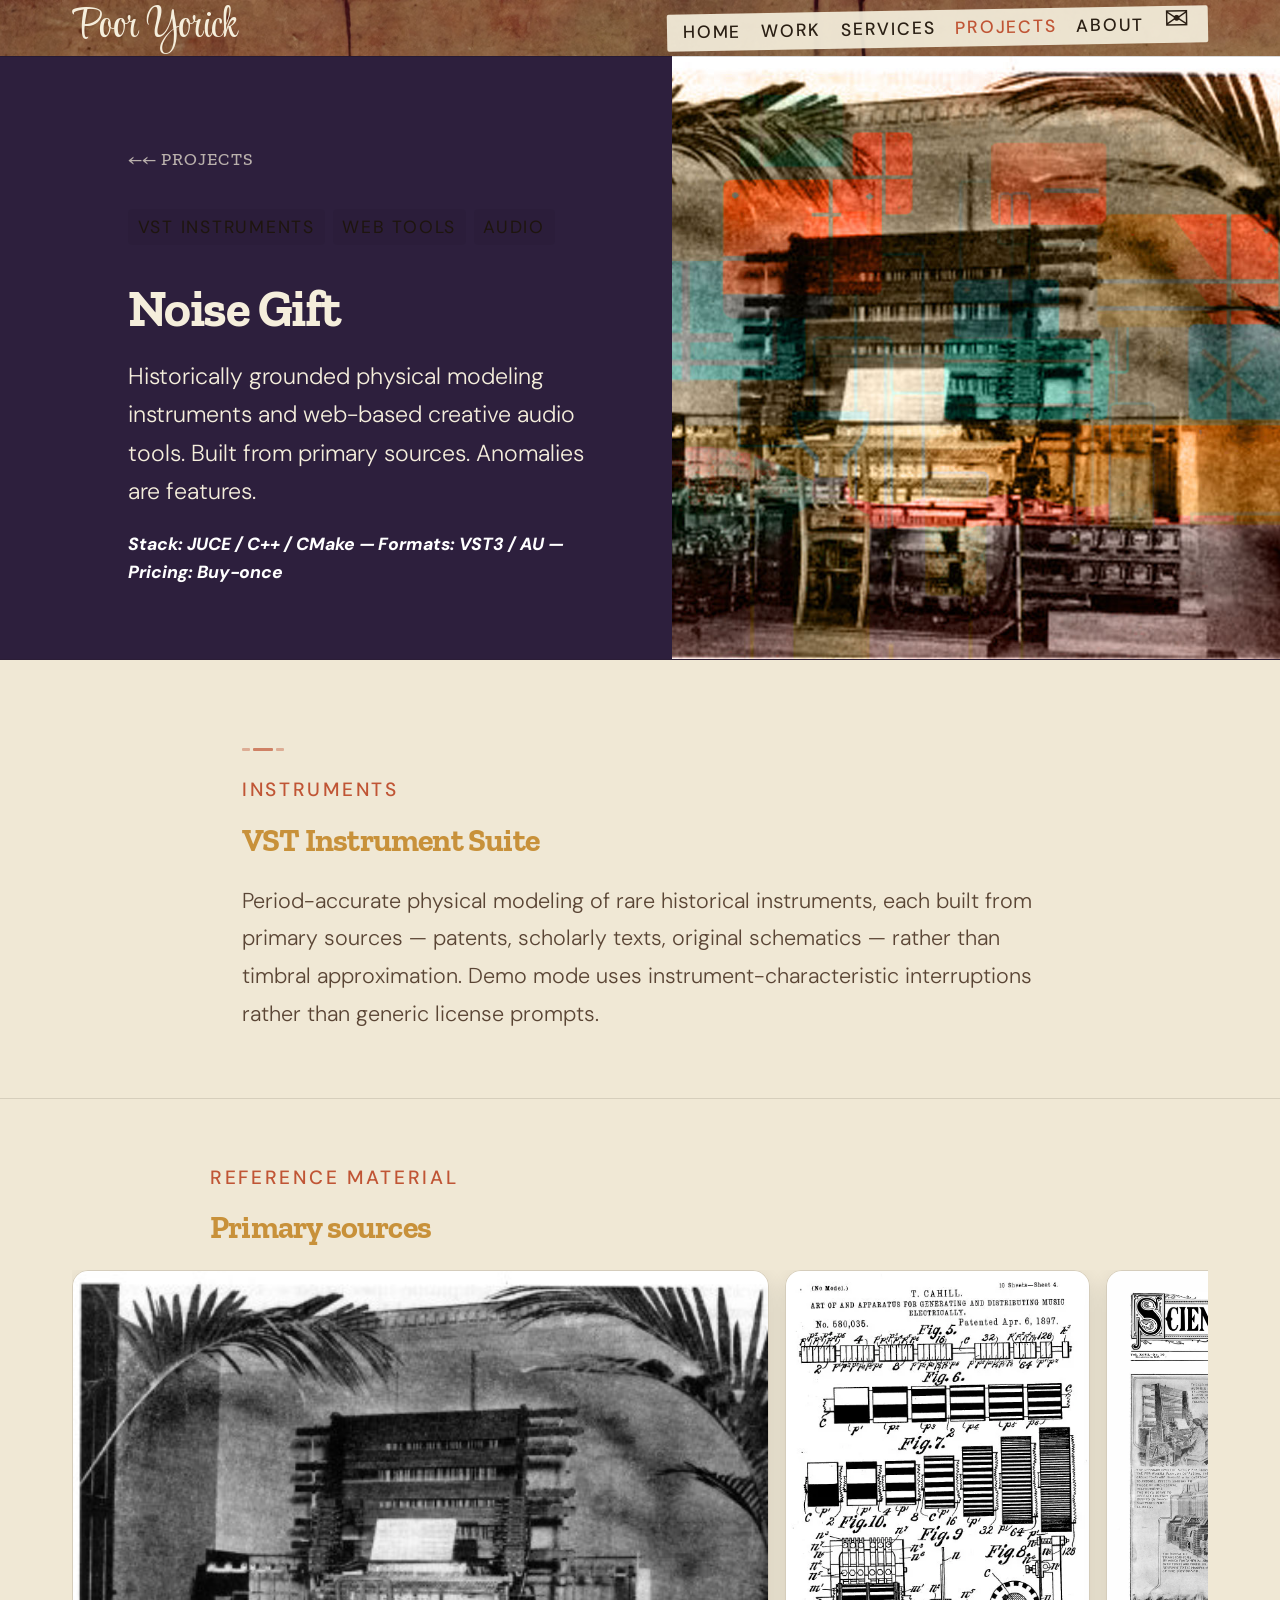
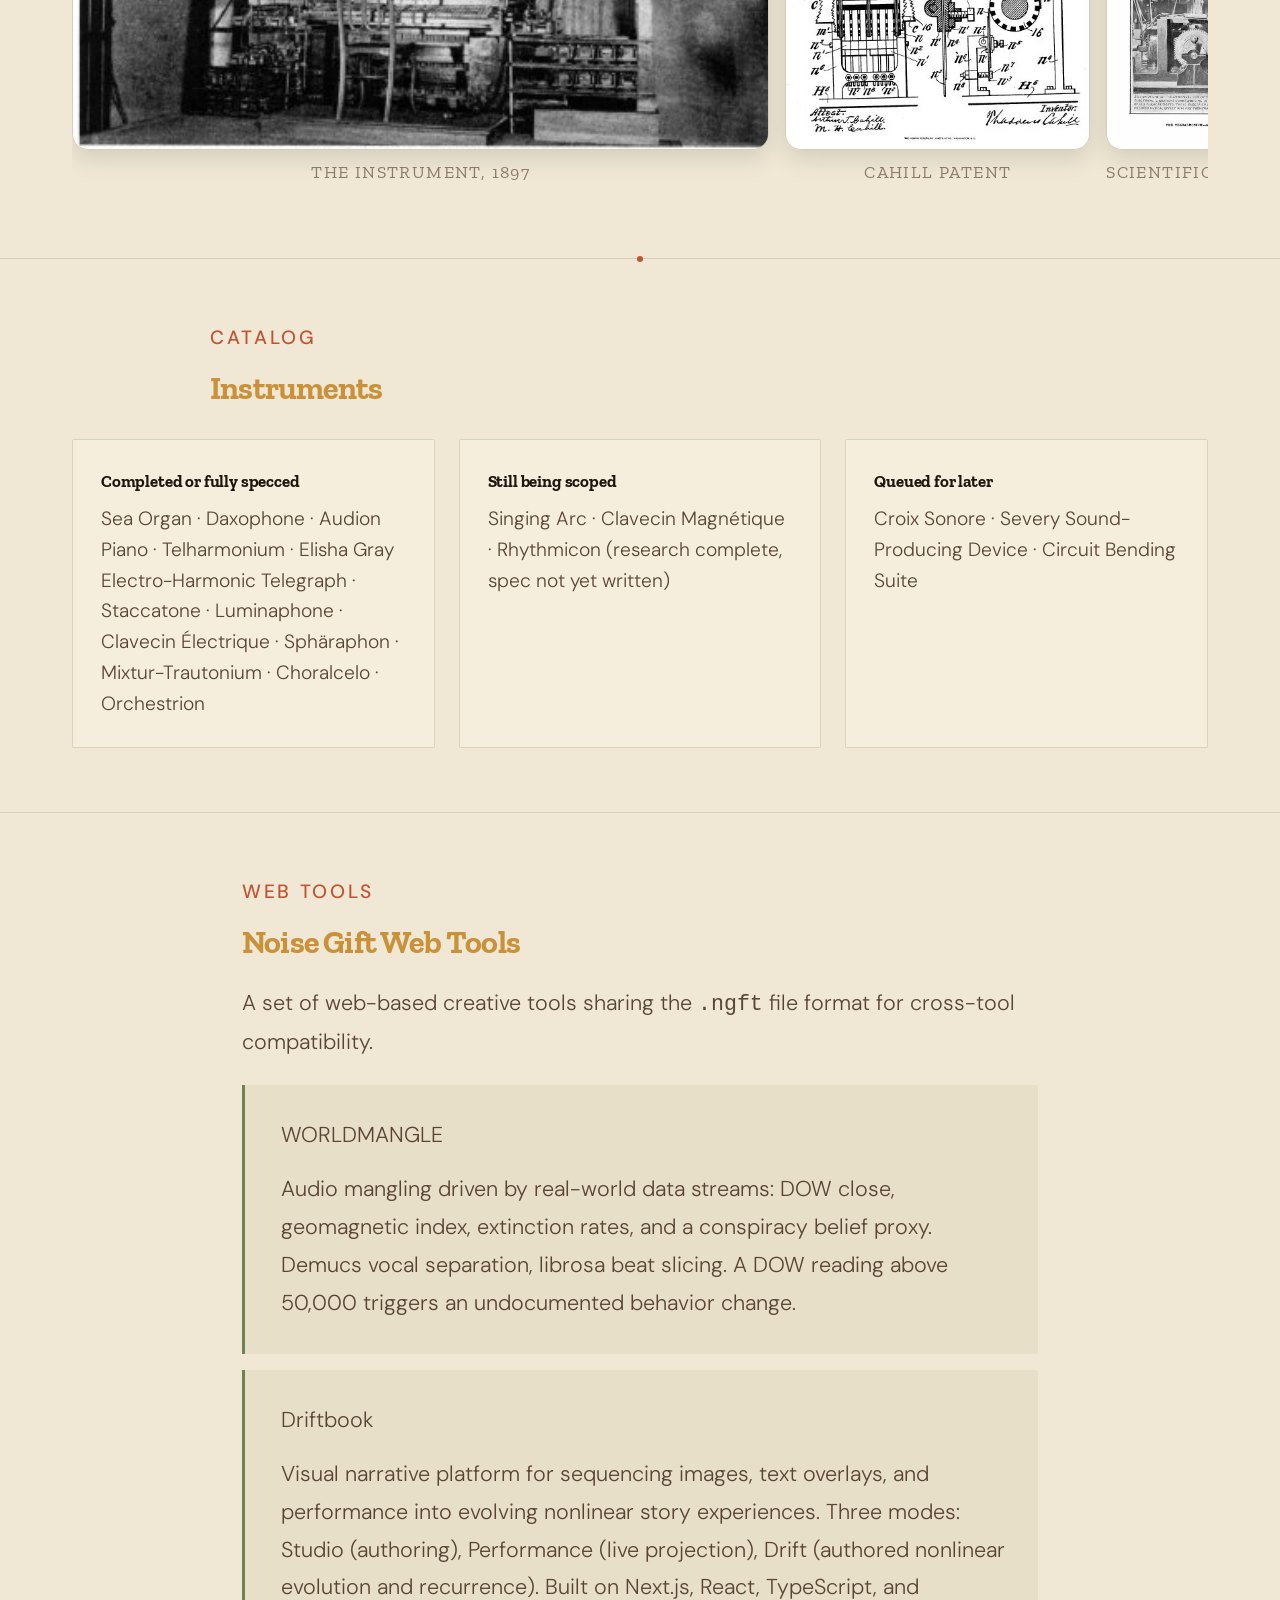
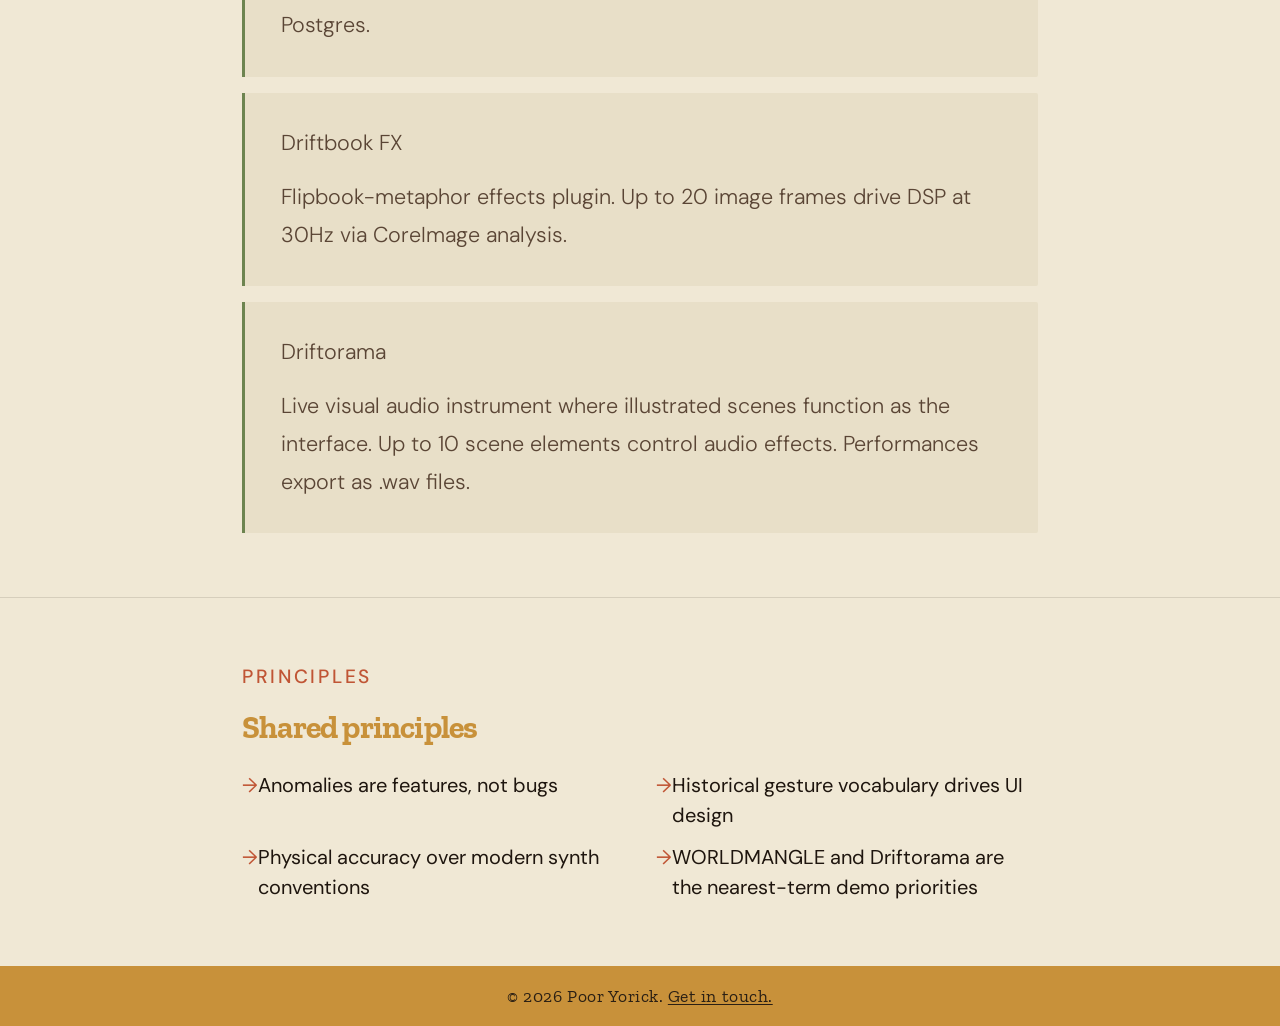
<file: project-noisegift.html>
<!DOCTYPE html>
<html lang="en">
<head>
    <meta charset="UTF-8">
    <meta name="viewport" content="width=device-width, initial-scale=1.0">
    <title>Noise Gift | Poor Yorick</title>
    <meta name="description" content="Noise Gift — historically grounded VST instruments and web-based creative tools. Designed by Poor Yorick.">
    <link rel="preconnect" href="https://fonts.googleapis.com">
    <link rel="preconnect" href="https://fonts.gstatic.com" crossorigin>
    <link href="https://fonts.googleapis.com/css2?family=Zilla+Slab:wght@700&family=DM+Sans:wght@300;400;500&family=DM+Mono:wght@300;400;500&display=swap" rel="stylesheet">
    <link href="https://fonts.googleapis.com/css2?family=Federo&family=Fraunces:ital,opsz,wght@0,9..144,100..900;1,9..144,100..900&family=Kings&family=Lavishly+Yours&family=Style+Script&display=swap" rel="stylesheet">
    <link rel="stylesheet" href="assets/css/styles.css">
    <link rel="icon" type="image/png" href="assets/img/favicon.gif">
</head>
<body class="service-page-v2">

    <nav class="site-nav">
        <div class="nav-inner">
            <a href="index.html" class="nav-brand">Poor Yorick</a>
            <button class="nav-toggle" aria-label="Toggle navigation">&#9776;</button>
            <ul class="nav-links">
                <li><a href="index.html">Home</a></li>
                <li><a href="portfolio.html">Work</a></li>
                <li><a href="consulting.html">Services</a></li>
                <li><a href="projects.html" class="active">Projects</a></li>
                <!--<li><a href="blog.html">Blog</a></li>-->
                <li><a href="about.html">About</a></li>
                <li><a href="mailto:heather@pooryorick.co" aria-label="Email" class="email-icon">&#9993;</a></li>
            </ul>
        </div>
    </nav>

    <div class="scroll-indicator" id="scrollIndicator"></div>

    <!-- ══ Hero ══ -->
    <section class="service-hero" style="background: #2d1f3d;">
        <div class="service-hero__inner">
            <div class="service-hero__copy">
                <a href="projects.html" class="service-hero__back">← Projects</a>
                <div class="case-study-meta" style="margin-bottom: 1rem;">
                    <span class="meta-tag">VST Instruments</span>
                    <span class="meta-tag">Web Tools</span>
                    <span class="meta-tag">Audio</span>
                </div>
                <h1 class="service-hero__title">Noise Gift</h1>
                <p class="service-hero__tagline">Historically grounded physical modeling instruments and web-based creative audio tools. Built from primary sources. Anomalies are features.</p>
                <p class="service-hero__for">Stack: JUCE / C++ / CMake &mdash; Formats: VST3 / AU &mdash; Pricing: Buy-once</p>
            </div>
            <div class="service-hero__media">
                <img src="assets/img/noisegiftprojectheader.jpg" alt="Projects illustration">
            </div>
        </div>
    </section>

    <!-- ══ VST Suite ══ -->
    <section class="service-section">
        <div class="content-medium">
            <div class="divider-blocks" aria-hidden="true">
                <span></span><span></span><span></span>
            </div>
            <span class="service-section__label">Instruments</span>
            <h2>VST Instrument Suite</h2>
            <p>Period-accurate physical modeling of rare historical instruments, each built from primary sources — patents, scholarly texts, original schematics — rather than timbral approximation. Demo mode uses instrument-characteristic interruptions rather than generic license prompts.</p>
        </div>
    </section>

    <hr class="divider-line">

    <!-- ══ Reference gallery ══ -->
    <section class="service-section">
        <div class="content-wide">
            <div class="content-medium" style="padding: 0;">
                <span class="service-section__label">Reference Material</span>
                <h2>Primary sources</h2>
            </div>
            <div class="screen-gallery reveal">
                <figure>
                    <img src="assets/img/Teleharmonium1897.jpg" alt="The Telharmonium instrument, 1897">
                    <figcaption>The instrument, 1897</figcaption>
                </figure>
                <figure>
                    <img src="assets/img/telharmoniumpatent.webp" alt="Telharmonium patent drawing by Thaddeus Cahill">
                    <figcaption>Cahill patent</figcaption>
                </figure>
                <figure>
                    <img src="assets/img/scientific-american-v96-n10-1907-03-09-1.webp" alt="Scientific American cover, March 9, 1907 — The Telharmonium">
                    <figcaption>Scientific American, March 1907</figcaption>
                </figure>
            </div>
        </div>
    </section>

    <div class="divider-signal" aria-hidden="true"></div>

    <!-- ══ Instrument list ══ -->
    <section class="service-section">
        <div class="content-wide">
            <div class="content-medium" style="padding: 0;">
                <span class="service-section__label">Catalog</span>
                <h2>Instruments</h2>
            </div>
            <div class="deliverable-grid reveal" style="--delay: 0s;">
                <div class="deliverable-card">
                    <span class="deliverable-card__name">Completed or fully specced</span>
                    <span class="deliverable-card__desc">Sea Organ · Daxophone · Audion Piano · Telharmonium · Elisha Gray Electro-Harmonic Telegraph · Staccatone · Luminaphone · Clavecin Électrique · Sphäraphon · Mixtur-Trautonium · Choralcelo · Orchestrion</span>
                </div>
                <div class="deliverable-card">
                    <span class="deliverable-card__name">Still being scoped</span>
                    <span class="deliverable-card__desc">Singing Arc · Clavecin Magnétique · Rhythmicon (research complete, spec not yet written)</span>
                </div>
                <div class="deliverable-card">
                    <span class="deliverable-card__name">Queued for later</span>
                    <span class="deliverable-card__desc">Croix Sonore · Severy Sound-Producing Device · Circuit Bending Suite</span>
                </div>
            </div>
        </div>
    </section>

    <hr class="divider-line">

    <!-- ══ Web Tools ══ -->
    <section class="service-section">
        <div class="content-medium">
            <span class="service-section__label">Web Tools</span>
            <h2>Noise Gift Web Tools</h2>
            <p>A set of web-based creative tools sharing the <code>.ngft</code> file format for cross-tool compatibility.</p>

            <div class="engagement" style="margin-top: 1.5rem;">
                <p class="engagement__situation">WORLDMANGLE</p>
                <p class="engagement__response">Audio mangling driven by real-world data streams: DOW close, geomagnetic index, extinction rates, and a conspiracy belief proxy. Demucs vocal separation, librosa beat slicing. A DOW reading above 50,000 triggers an undocumented behavior change.</p>
            </div>
            <div class="engagement" style="margin-top: 1rem;">
                <p class="engagement__situation">Driftbook</p>
                <p class="engagement__response">Visual narrative platform for sequencing images, text overlays, and performance into evolving nonlinear story experiences. Three modes: Studio (authoring), Performance (live projection), Drift (authored nonlinear evolution and recurrence). Built on Next.js, React, TypeScript, and Postgres.</p>
            </div>
            <div class="engagement" style="margin-top: 1rem;">
                <p class="engagement__situation">Driftbook FX</p>
                <p class="engagement__response">Flipbook-metaphor effects plugin. Up to 20 image frames drive DSP at 30Hz via CoreImage analysis.</p>
            </div>
            <div class="engagement" style="margin-top: 1rem;">
                <p class="engagement__situation">Driftorama</p>
                <p class="engagement__response">Live visual audio instrument where illustrated scenes function as the interface. Up to 10 scene elements control audio effects. Performances export as .wav files.</p>
            </div>
        </div>
    </section>

    <hr class="divider-line">

    <!-- ══ Principles ══ -->
    <section class="service-section">
        <div class="content-medium">
            <span class="service-section__label">Principles</span>
            <h2>Shared principles</h2>
            <ul class="two-column-list">
                <li>Anomalies are features, not bugs</li>
                <li>Historical gesture vocabulary drives UI design</li>
                <li>Physical accuracy over modern synth conventions</li>
                <li>WORLDMANGLE and Driftorama are the nearest-term demo priorities</li>
            </ul>
        </div>
    </section>

    <!-- ══ Footer ══ -->
    <footer id="contact"><div class="footer-content"><p class="footer-copy">&copy; 2026 Poor Yorick. <a href="mailto:heather@pooryorick.co" class="contact-link">Get in touch.</a></p></div></footer>

    <script src="assets/js/main.js"></script>
</body>
</html>
</file>
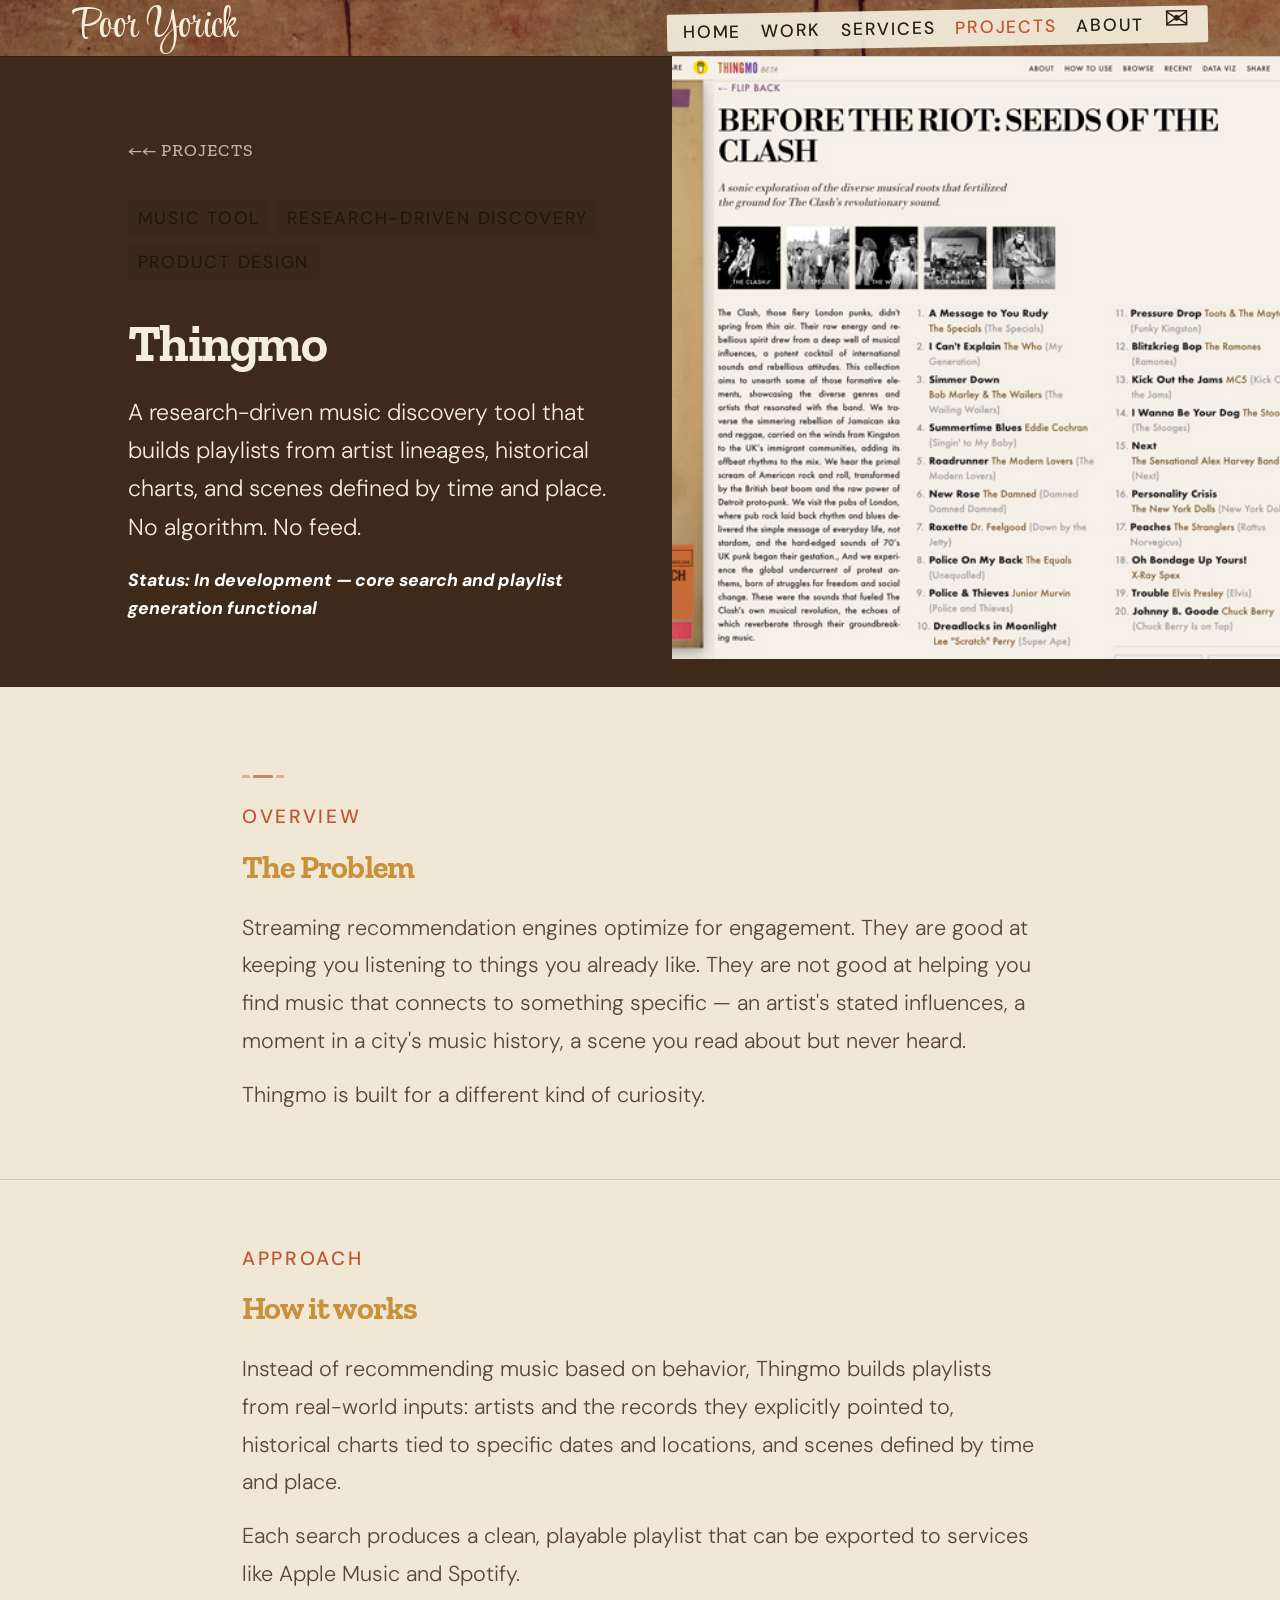
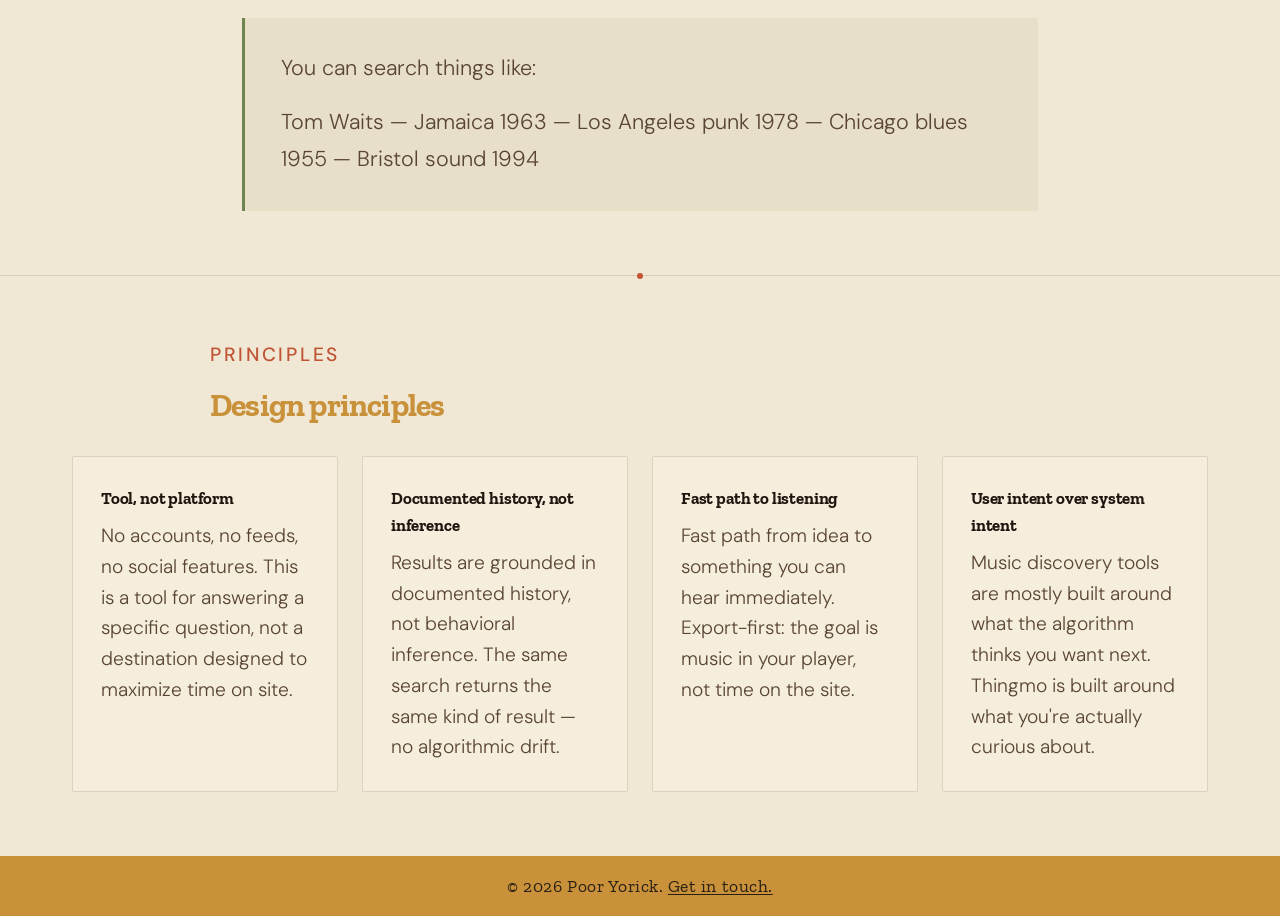
<file: project-thingmo.html>
<!DOCTYPE html>
<html lang="en">
<head>
    <meta charset="UTF-8">
    <meta name="viewport" content="width=device-width, initial-scale=1.0">
    <title>Thingmo | Poor Yorick</title>
    <meta name="description" content="Thingmo is a research-driven music discovery tool that builds playlists from artist lineages, historical charts, and scenes. Designed by Poor Yorick.">
    <link rel="preconnect" href="https://fonts.googleapis.com">
    <link rel="preconnect" href="https://fonts.gstatic.com" crossorigin>
    <link href="https://fonts.googleapis.com/css2?family=Zilla+Slab:wght@700&family=DM+Sans:wght@300;400;500&family=DM+Mono:wght@300;400;500&display=swap" rel="stylesheet">
    <link href="https://fonts.googleapis.com/css2?family=Federo&family=Fraunces:ital,opsz,wght@0,9..144,100..900;1,9..144,100..900&family=Kings&family=Lavishly+Yours&family=Style+Script&display=swap" rel="stylesheet">
    <link rel="stylesheet" href="assets/css/styles.css">
    <link rel="icon" type="image/png" href="assets/img/favicon.gif">
</head>
<body class="service-page-v2">

    <nav class="site-nav">
        <div class="nav-inner">
            <a href="index.html" class="nav-brand">Poor Yorick</a>
            <button class="nav-toggle" aria-label="Toggle navigation">&#9776;</button>
            <ul class="nav-links">
                <li><a href="index.html">Home</a></li>
                <li><a href="portfolio.html">Work</a></li>
                <li><a href="consulting.html">Services</a></li>
                <li><a href="projects.html" class="active">Projects</a></li>
                <!--<li><a href="blog.html">Blog</a></li>-->
                <li><a href="about.html">About</a></li>
                <li><a href="mailto:heather@pooryorick.co" aria-label="Email" class="email-icon">&#9993;</a></li>
            </ul>
        </div>
    </nav>

    <div class="scroll-indicator" id="scrollIndicator"></div>

    <!-- ══ Hero ══ -->
    <section class="service-hero" style="background: #3d2a1a;">
        <div class="service-hero__inner">
            <div class="service-hero__copy">
                <a href="projects.html" class="service-hero__back">← Projects</a>
                <div class="case-study-meta" style="margin-bottom: 1rem;">
                    <span class="meta-tag">Music Tool</span>
                    <span class="meta-tag">Research-Driven Discovery</span>
                    <span class="meta-tag">Product Design</span>
                </div>
                <h1 class="service-hero__title">Thingmo</h1>
                <p class="service-hero__tagline">A research-driven music discovery tool that builds playlists from artist lineages, historical charts, and scenes defined by time and place. No algorithm. No feed.</p>
                <p class="service-hero__for">Status: In development — core search and playlist generation functional</p>
            </div>
            <div class="service-hero__media">
<img src="assets/img/thingmoscreens.jpg">                    
            </div>
        </div>
    </section>

    <!-- ══ The Problem ══ -->
    <section class="service-section">
        <div class="content-medium">
            <div class="divider-blocks" aria-hidden="true">
                <span></span><span></span><span></span>
            </div>
            <span class="service-section__label">Overview</span>
            <h2>The Problem</h2>
            <p>Streaming recommendation engines optimize for engagement. They are good at keeping you listening to things you already like. They are not good at helping you find music that connects to something specific — an artist's stated influences, a moment in a city's music history, a scene you read about but never heard.</p>
            <p>Thingmo is built for a different kind of curiosity.</p>
        </div>
    </section>

    <hr class="divider-line">

    <!-- ══ How it works ══ -->
    <section class="service-section">
        <div class="content-medium">
            <span class="service-section__label">Approach</span>
            <h2>How it works</h2>
            <p>Instead of recommending music based on behavior, Thingmo builds playlists from real-world inputs: artists and the records they explicitly pointed to, historical charts tied to specific dates and locations, and scenes defined by time and place.</p>
            <p>Each search produces a clean, playable playlist that can be exported to services like Apple Music and Spotify.</p>
            <div class="engagement" style="margin-top: 1.5rem;">
                <p class="engagement__situation">You can search things like:</p>
                <p class="engagement__response">Tom Waits &mdash; Jamaica 1963 &mdash; Los Angeles punk 1978 &mdash; Chicago blues 1955 &mdash; Bristol sound 1994</p>
            </div>
        </div>
    </section>

    <div class="divider-signal" aria-hidden="true"></div>

    <!-- ══ Design principles ══ -->
    <section class="service-section">
        <div class="content-wide">
            <div class="content-medium" style="padding: 0;">
                <span class="service-section__label">Principles</span>
                <h2>Design principles</h2>
            </div>
            <div class="deliverable-grid reveal" style="--delay: 0s;">
                <div class="deliverable-card">
                    <span class="deliverable-card__name">Tool, not platform</span>
                    <span class="deliverable-card__desc">No accounts, no feeds, no social features. This is a tool for answering a specific question, not a destination designed to maximize time on site.</span>
                </div>
                <div class="deliverable-card">
                    <span class="deliverable-card__name">Documented history, not inference</span>
                    <span class="deliverable-card__desc">Results are grounded in documented history, not behavioral inference. The same search returns the same kind of result — no algorithmic drift.</span>
                </div>
                <div class="deliverable-card">
                    <span class="deliverable-card__name">Fast path to listening</span>
                    <span class="deliverable-card__desc">Fast path from idea to something you can hear immediately. Export-first: the goal is music in your player, not time on the site.</span>
                </div>
                <div class="deliverable-card">
                    <span class="deliverable-card__name">User intent over system intent</span>
                    <span class="deliverable-card__desc">Music discovery tools are mostly built around what the algorithm thinks you want next. Thingmo is built around what you're actually curious about.</span>
                </div>
            </div>
        </div>
    </section>

    <!-- ══ Footer ══ -->
    <footer id="contact"><div class="footer-content"><p class="footer-copy">&copy; 2026 Poor Yorick. <a href="mailto:heather@pooryorick.co" class="contact-link">Get in touch.</a></p></div></footer>

    <script src="assets/js/main.js"></script>
</body>
</html>
</file>
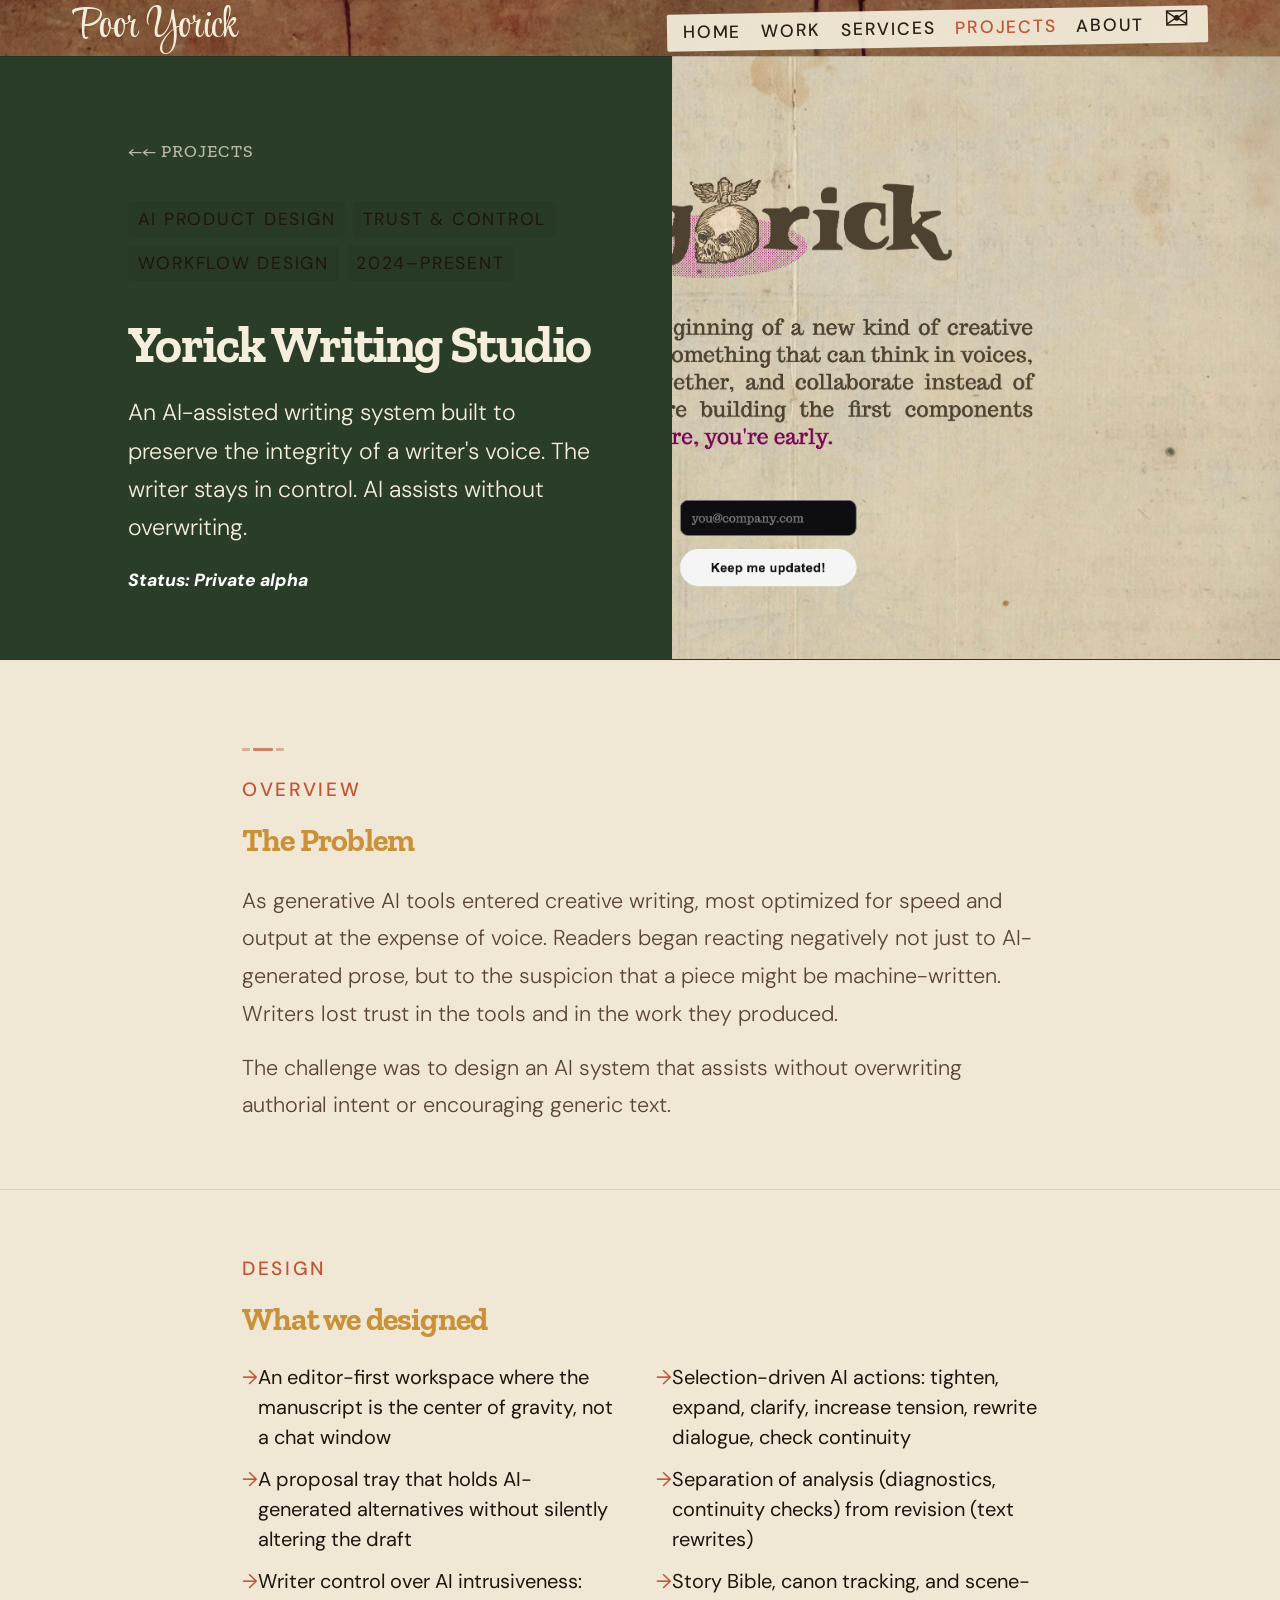
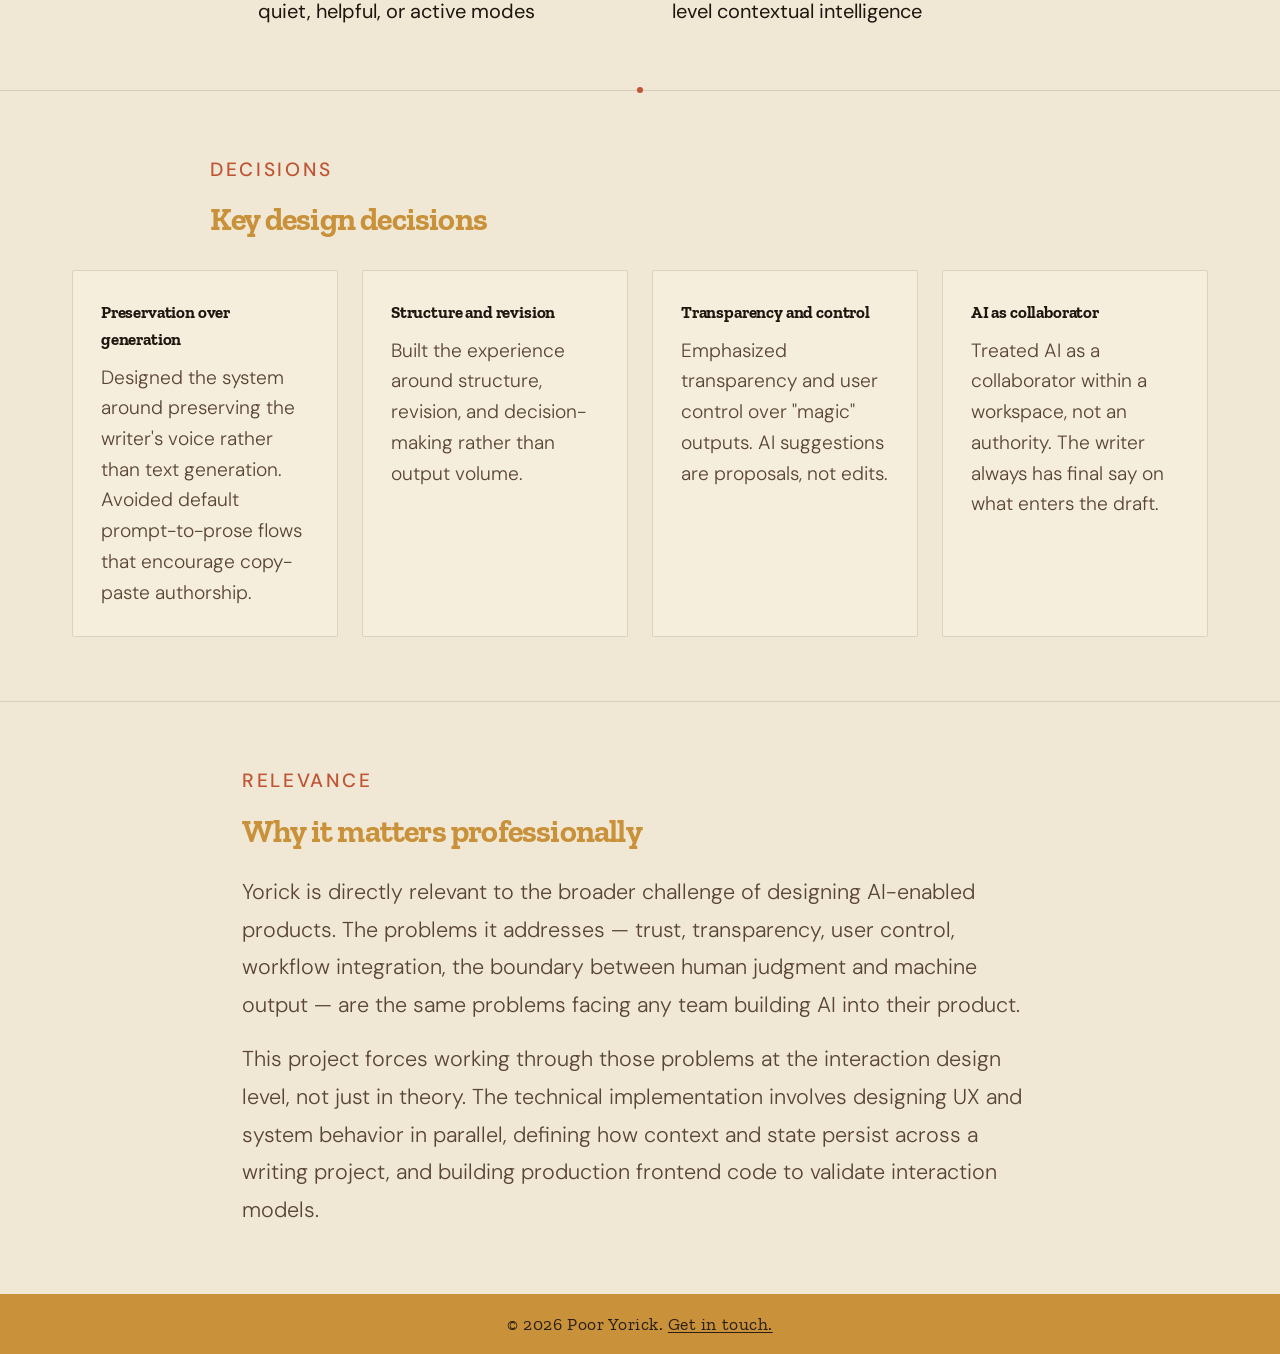
<file: project-yorick.html>
<!DOCTYPE html>
<html lang="en">
<head>
    <meta charset="UTF-8">
    <meta name="viewport" content="width=device-width, initial-scale=1.0">
    <title>Yorick Writing Studio | Poor Yorick</title>
    <meta name="description" content="Yorick is an AI-assisted writing system designed to preserve the integrity of a writer's voice. Conceived and designed by Poor Yorick.">
    <link rel="preconnect" href="https://fonts.googleapis.com">
    <link rel="preconnect" href="https://fonts.gstatic.com" crossorigin>
    <link href="https://fonts.googleapis.com/css2?family=Zilla+Slab:wght@700&family=DM+Sans:wght@300;400;500&family=DM+Mono:wght@300;400;500&display=swap" rel="stylesheet">
    <link href="https://fonts.googleapis.com/css2?family=Federo&family=Fraunces:ital,opsz,wght@0,9..144,100..900;1,9..144,100..900&family=Kings&family=Lavishly+Yours&family=Style+Script&display=swap" rel="stylesheet">
    <link rel="stylesheet" href="assets/css/styles.css">
    <link rel="icon" type="image/png" href="assets/img/favicon.gif">
</head>
<body class="service-page-v2">

    <nav class="site-nav">
        <div class="nav-inner">
            <a href="index.html" class="nav-brand">Poor Yorick</a>
            <button class="nav-toggle" aria-label="Toggle navigation">&#9776;</button>
            <ul class="nav-links">
                <li><a href="index.html">Home</a></li>
                <li><a href="portfolio.html">Work</a></li>
                <li><a href="consulting.html">Services</a></li>
                <li><a href="projects.html" class="active">Projects</a></li>
                <!--<li><a href="blog.html">Blog</a></li>-->
                <li><a href="about.html">About</a></li>
                <li><a href="mailto:heather@pooryorick.co" aria-label="Email" class="email-icon">&#9993;</a></li>
            </ul>
        </div>
    </nav>

    <div class="scroll-indicator" id="scrollIndicator"></div>

    <!-- ══ Hero ══ -->
    <section class="service-hero" style="background: #2a3d28;">
        <div class="service-hero__inner">
            <div class="service-hero__copy">
                <a href="projects.html" class="service-hero__back">← Projects</a>
                <div class="case-study-meta" style="margin-bottom: 1rem;">
                    <span class="meta-tag">AI Product Design</span>
                    <span class="meta-tag">Trust &amp; Control</span>
                    <span class="meta-tag">Workflow Design</span>
                    <span class="meta-tag">2024&ndash;Present</span>
                </div>
                <h1 class="service-hero__title">Yorick Writing Studio</h1>
                <p class="service-hero__tagline">An AI-assisted writing system built to preserve the integrity of a writer's voice. The writer stays in control. AI assists without overwriting.</p>
                <p class="service-hero__for">Status: Private alpha</p>
            </div>
            <div class="service-hero__media">
                <img src="assets/img/yorickscreenshot.png" alt="Yorick Writing Studio">
            </div>
        </div>
    </section>

    <!-- ══ The Problem ══ -->
    <section class="service-section">
        <div class="content-medium">
            <div class="divider-blocks" aria-hidden="true">
                <span></span><span></span><span></span>
            </div>
            <span class="service-section__label">Overview</span>
            <h2>The Problem</h2>
            <p>As generative AI tools entered creative writing, most optimized for speed and output at the expense of voice. Readers began reacting negatively not just to AI-generated prose, but to the suspicion that a piece might be machine-written. Writers lost trust in the tools and in the work they produced.</p>
            <p>The challenge was to design an AI system that assists without overwriting authorial intent or encouraging generic text.</p>
        </div>
    </section>

    <hr class="divider-line">

    <!-- ══ What we designed ══ -->
    <section class="service-section">
        <div class="content-medium">
            <span class="service-section__label">Design</span>
            <h2>What we designed</h2>
            <ul class="two-column-list">
                <li>An editor-first workspace where the manuscript is the center of gravity, not a chat window</li>
                <li>Selection-driven AI actions: tighten, expand, clarify, increase tension, rewrite dialogue, check continuity</li>
                <li>A proposal tray that holds AI-generated alternatives without silently altering the draft</li>
                <li>Separation of analysis (diagnostics, continuity checks) from revision (text rewrites)</li>
                <li>Writer control over AI intrusiveness: quiet, helpful, or active modes</li>
                <li>Story Bible, canon tracking, and scene-level contextual intelligence</li>
            </ul>
        </div>
    </section>

    <div class="divider-signal" aria-hidden="true"></div>

    <!-- ══ Key decisions ══ -->
    <section class="service-section">
        <div class="content-wide">
            <div class="content-medium" style="padding: 0;">
                <span class="service-section__label">Decisions</span>
                <h2>Key design decisions</h2>
            </div>
            <div class="deliverable-grid reveal" style="--delay: 0s;">
                <div class="deliverable-card">
                    <span class="deliverable-card__name">Preservation over generation</span>
                    <span class="deliverable-card__desc">Designed the system around preserving the writer's voice rather than text generation. Avoided default prompt-to-prose flows that encourage copy-paste authorship.</span>
                </div>
                <div class="deliverable-card">
                    <span class="deliverable-card__name">Structure and revision</span>
                    <span class="deliverable-card__desc">Built the experience around structure, revision, and decision-making rather than output volume.</span>
                </div>
                <div class="deliverable-card">
                    <span class="deliverable-card__name">Transparency and control</span>
                    <span class="deliverable-card__desc">Emphasized transparency and user control over "magic" outputs. AI suggestions are proposals, not edits.</span>
                </div>
                <div class="deliverable-card">
                    <span class="deliverable-card__name">AI as collaborator</span>
                    <span class="deliverable-card__desc">Treated AI as a collaborator within a workspace, not an authority. The writer always has final say on what enters the draft.</span>
                </div>
            </div>
        </div>
    </section>

    <hr class="divider-line">

    <!-- ══ Why it matters ══ -->
    <section class="service-section">
        <div class="content-medium">
            <span class="service-section__label">Relevance</span>
            <h2>Why it matters professionally</h2>
            <p>Yorick is directly relevant to the broader challenge of designing AI-enabled products. The problems it addresses — trust, transparency, user control, workflow integration, the boundary between human judgment and machine output — are the same problems facing any team building AI into their product.</p>
            <p>This project forces working through those problems at the interaction design level, not just in theory. The technical implementation involves designing UX and system behavior in parallel, defining how context and state persist across a writing project, and building production frontend code to validate interaction models.</p>
        </div>
    </section>

    <!-- ══ Footer ══ -->
    <footer id="contact"><div class="footer-content"><p class="footer-copy">&copy; 2026 Poor Yorick. <a href="mailto:heather@pooryorick.co" class="contact-link">Get in touch.</a></p></div></footer>

    <div class="modal" id="imageModal" onclick="closeModal()">
        <button class="modal-close" onclick="closeModal()">&times;</button>
        <div class="modal-content" id="modalContent"></div>
    </div>

    <script src="assets/js/main.js"></script>
</body>
</html>
</file>
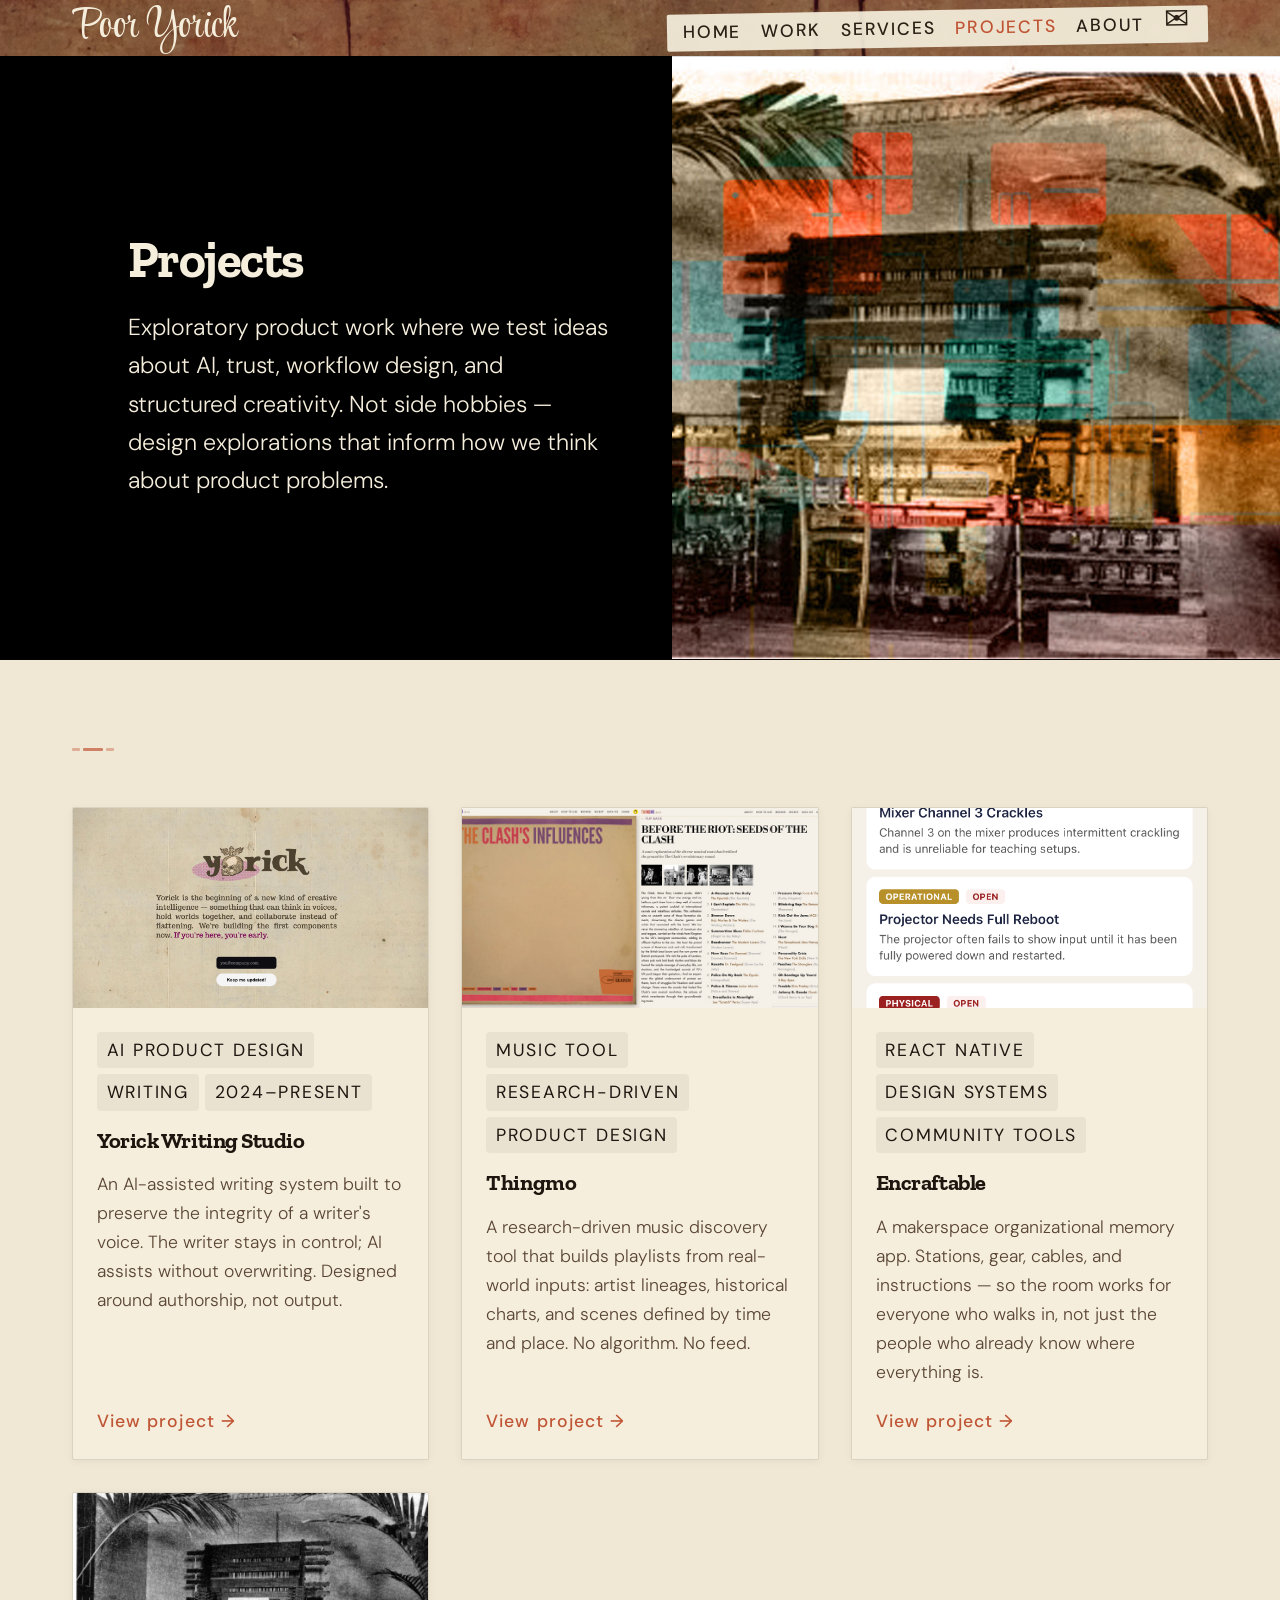
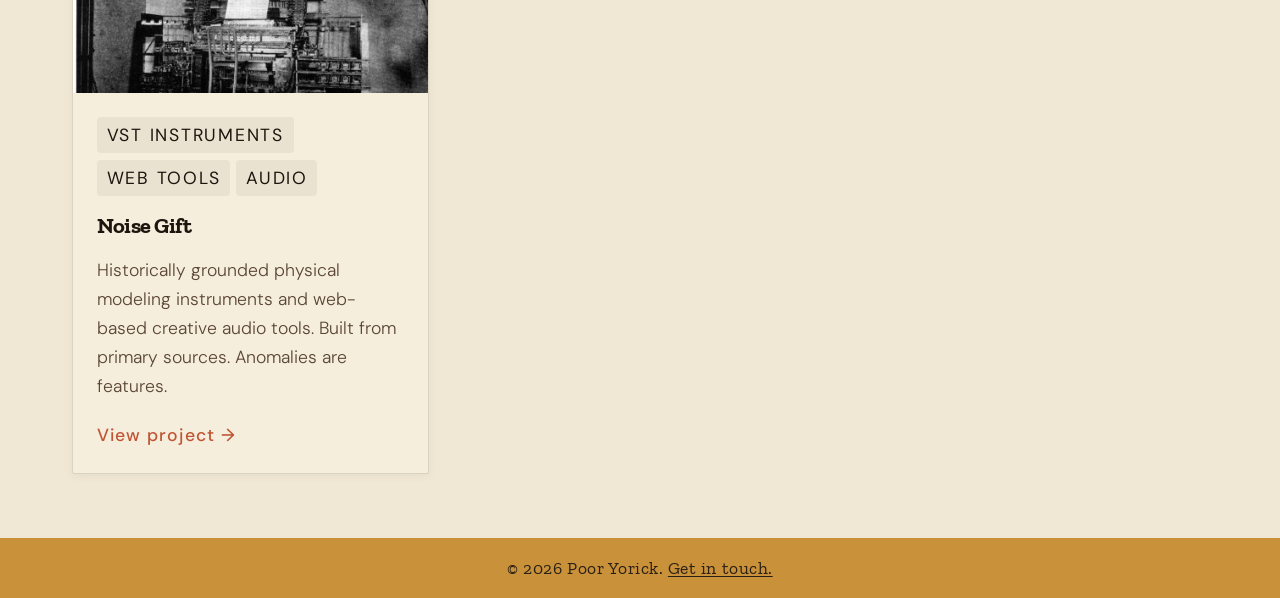
<file: projects.html>
<!DOCTYPE html>
<html lang="en">
<head>
    <meta charset="UTF-8">
    <meta name="viewport" content="width=device-width, initial-scale=1.0">
    <title>Projects | Poor Yorick</title>
    <meta name="description" content="Exploratory product work by Poor Yorick including Yorick Writing Studio, Thingmo, Encraftable, and Noise Gift.">
    <link rel="preconnect" href="https://fonts.googleapis.com">
    <link rel="preconnect" href="https://fonts.gstatic.com" crossorigin>
    <link href="https://fonts.googleapis.com/css2?family=Zilla+Slab:wght@700&family=DM+Sans:wght@300;400;500&family=DM+Mono:wght@300;400;500&display=swap" rel="stylesheet">
    <link href="https://fonts.googleapis.com/css2?family=Federo&family=Fraunces:ital,opsz,wght@0,9..144,100..900;1,9..144,100..900&family=Kings&family=Lavishly+Yours&family=Style+Script&display=swap" rel="stylesheet">
    <link rel="stylesheet" href="assets/css/styles.css">
    <link rel="icon" type="image/png" href="assets/img/favicon.gif">
</head>
<body class="service-page-v2">

    <nav class="site-nav">
        <div class="nav-inner">
            <a href="index.html" class="nav-brand">Poor Yorick</a>
            <button class="nav-toggle" aria-label="Toggle navigation">&#9776;</button>
            <ul class="nav-links">
                <li><a href="index.html">Home</a></li>
                <li><a href="portfolio.html">Work</a></li>
                <li><a href="consulting.html">Services</a></li>
                <li><a href="projects.html" class="active">Projects</a></li>
                <!--<li><a href="blog.html">Blog</a></li>-->
                <li><a href="about.html">About</a></li>
                <li><a href="mailto:heather@pooryorick.co" aria-label="Email" class="email-icon">&#9993;</a></li>
            </ul>
        </div>
    </nav>

    <div class="scroll-indicator" id="scrollIndicator"></div>

    <!-- ══ Hero ══ -->
    <section class="service-hero" style="background: #000;">
        <div class="service-hero__inner">
            <div class="service-hero__copy">
                <h1 class="service-hero__title">Projects</h1>
                <p class="service-hero__tagline">Exploratory product work where we test ideas about AI, trust, workflow design, and structured creativity. Not side hobbies — design explorations that inform how we think about product problems.</p>
            </div>
            <div class="service-hero__media">
                <!-- header graphic goes here -->
                <img src="assets/img/noisegiftprojectheader.jpg" alt="Projects illustration">
            </div>
        </div>
    </section>

    <!-- ══ Projects grid ══ -->
    <section class="service-section">
        <div class="content-wide">
            <div class="divider-blocks" aria-hidden="true">
                <span></span><span></span><span></span>
            </div>
            <div class="project-grid reveal" style="--delay: 0s;">

                <a href="project-yorick.html" class="project-card">
                    <div class="project-card__image project-card__image--placeholder">
<img src="assets/img/yorickscreenshot.png">                    
</div>
                    <div class="project-card__body">
                        <div class="project-card__tags">
                            <span class="meta-tag">AI Product Design</span>
                            <span class="meta-tag">Writing</span>
                            <span class="meta-tag">2024–Present</span>
                        </div>
                        <h3>Yorick Writing Studio</h3>
                        <p>An AI-assisted writing system built to preserve the integrity of a writer's voice. The writer stays in control; AI assists without overwriting. Designed around authorship, not output.</p>
                        <span class="project-card__cta">View project →</span>
                    </div>
                </a>

                <a href="project-thingmo.html" class="project-card">
                    <div class="project-card__image project-card__image--placeholder">
<img src="assets/img/thingmoscreens.jpg">                    
                    </div>
                    <div class="project-card__body">
                        <div class="project-card__tags">
                            <span class="meta-tag">Music Tool</span>
                            <span class="meta-tag">Research-Driven</span>
                            <span class="meta-tag">Product Design</span>
                        </div>
                        <h3>Thingmo</h3>
                        <p>A research-driven music discovery tool that builds playlists from real-world inputs: artist lineages, historical charts, and scenes defined by time and place. No algorithm. No feed.</p>
                        <span class="project-card__cta">View project →</span>
                    </div>
                </a>

                <a href="project-encraftable.html" class="project-card">
                    <div class="project-card__image project-card__image--placeholder">
<img src="assets/img/encraftable-screen-issues.jpg">                    
                    </div>
                    <div class="project-card__body">
                        <div class="project-card__tags">
                            <span class="meta-tag">React Native</span>
                            <span class="meta-tag">Design Systems</span>
                            <span class="meta-tag">Community Tools</span>
                        </div>
                        <h3>Encraftable</h3>
                        <p>A makerspace organizational memory app. Stations, gear, cables, and instructions — so the room works for everyone who walks in, not just the people who already know where everything is.</p>
                        <span class="project-card__cta">View project →</span>
                    </div>
                </a>

                <a href="project-noisegift.html" class="project-card">
                    <div class="project-card__image project-card__image--placeholder">
<img src="assets/img/Teleharmonium1897.jpg">                    
                    </div>
                    <div class="project-card__body">
                        <div class="project-card__tags">
                            <span class="meta-tag">VST Instruments</span>
                            <span class="meta-tag">Web Tools</span>
                            <span class="meta-tag">Audio</span>
                        </div>
                        <h3>Noise Gift</h3>
                        <p>Historically grounded physical modeling instruments and web-based creative audio tools. Built from primary sources. Anomalies are features.</p>
                        <span class="project-card__cta">View project →</span>
                    </div>
                </a>

            </div>
        </div>
    </section>

    <!-- ══ Footer ══ -->
    <footer id="contact"><div class="footer-content"><p class="footer-copy">&copy; 2026 Poor Yorick. <a href="mailto:heather@pooryorick.co" class="contact-link">Get in touch.</a></p></div></footer>

    <script src="assets/js/main.js"></script>
</body>
</html>
</file>
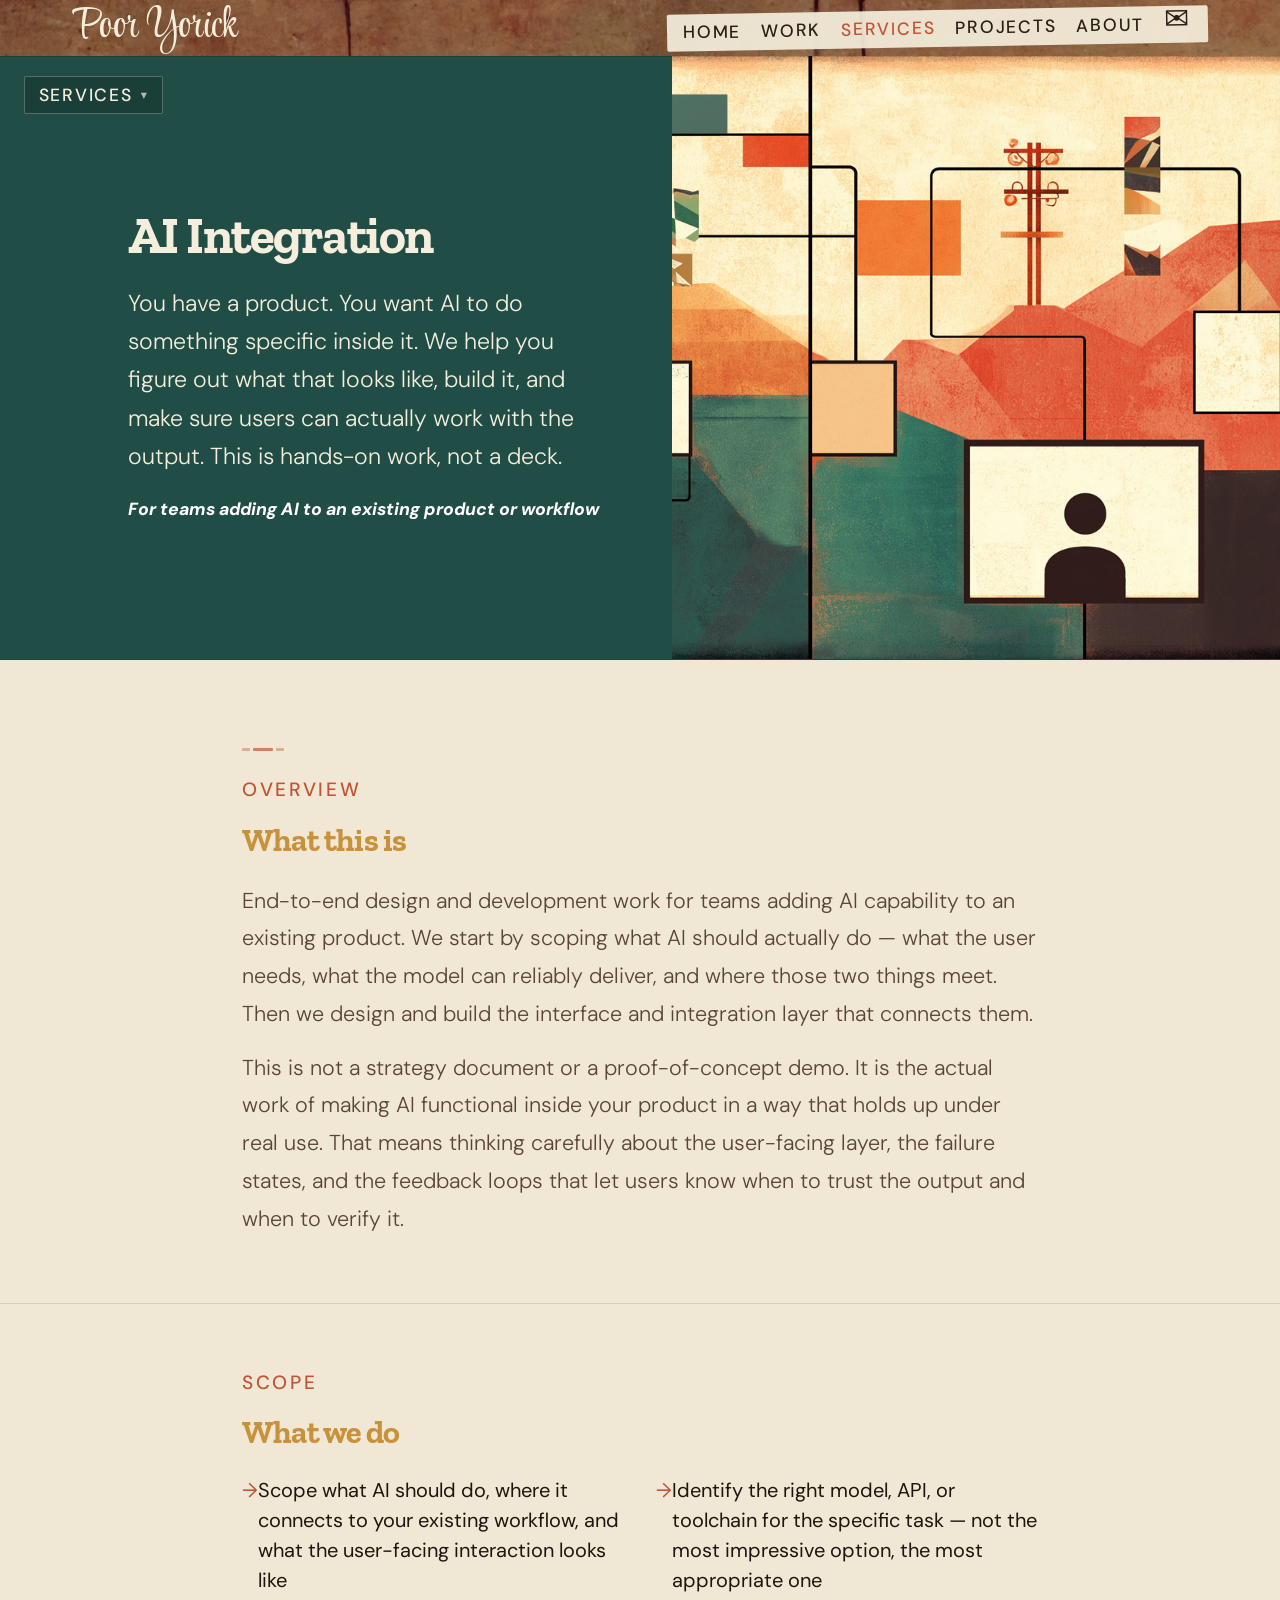
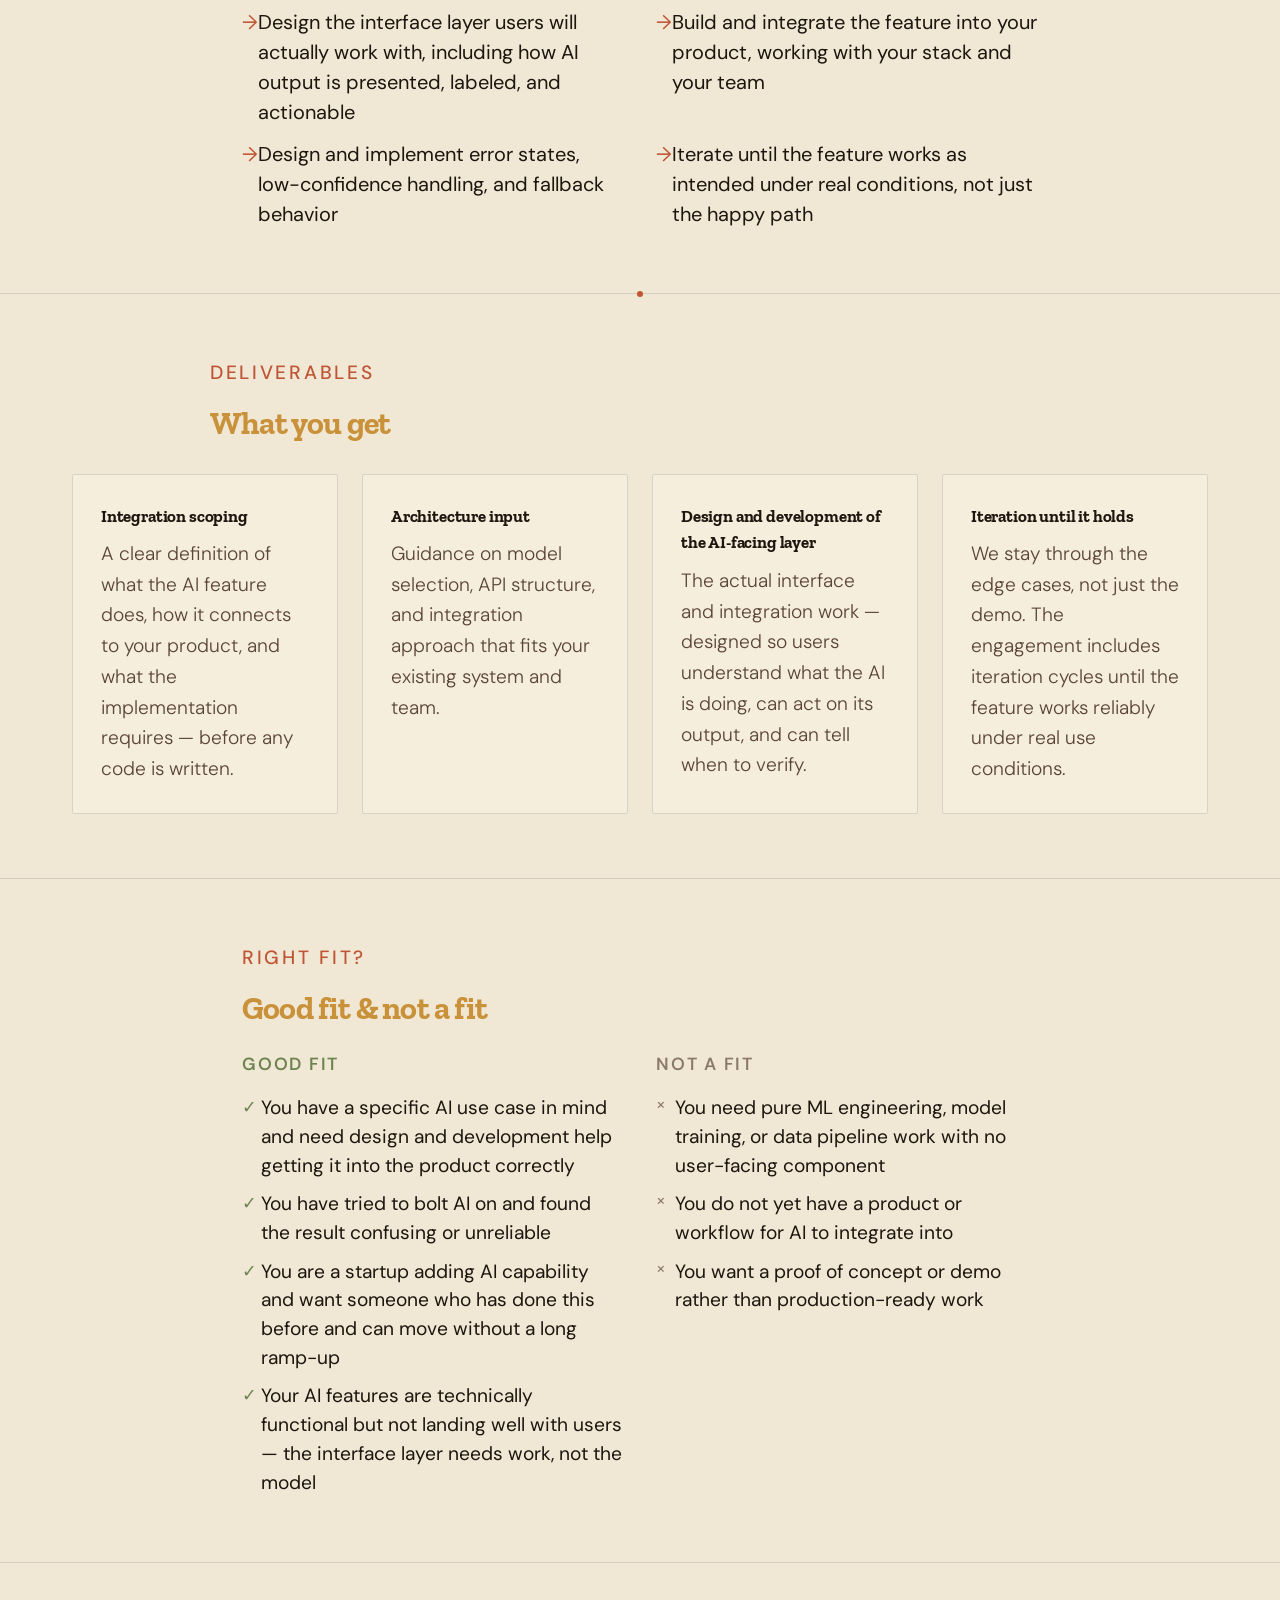
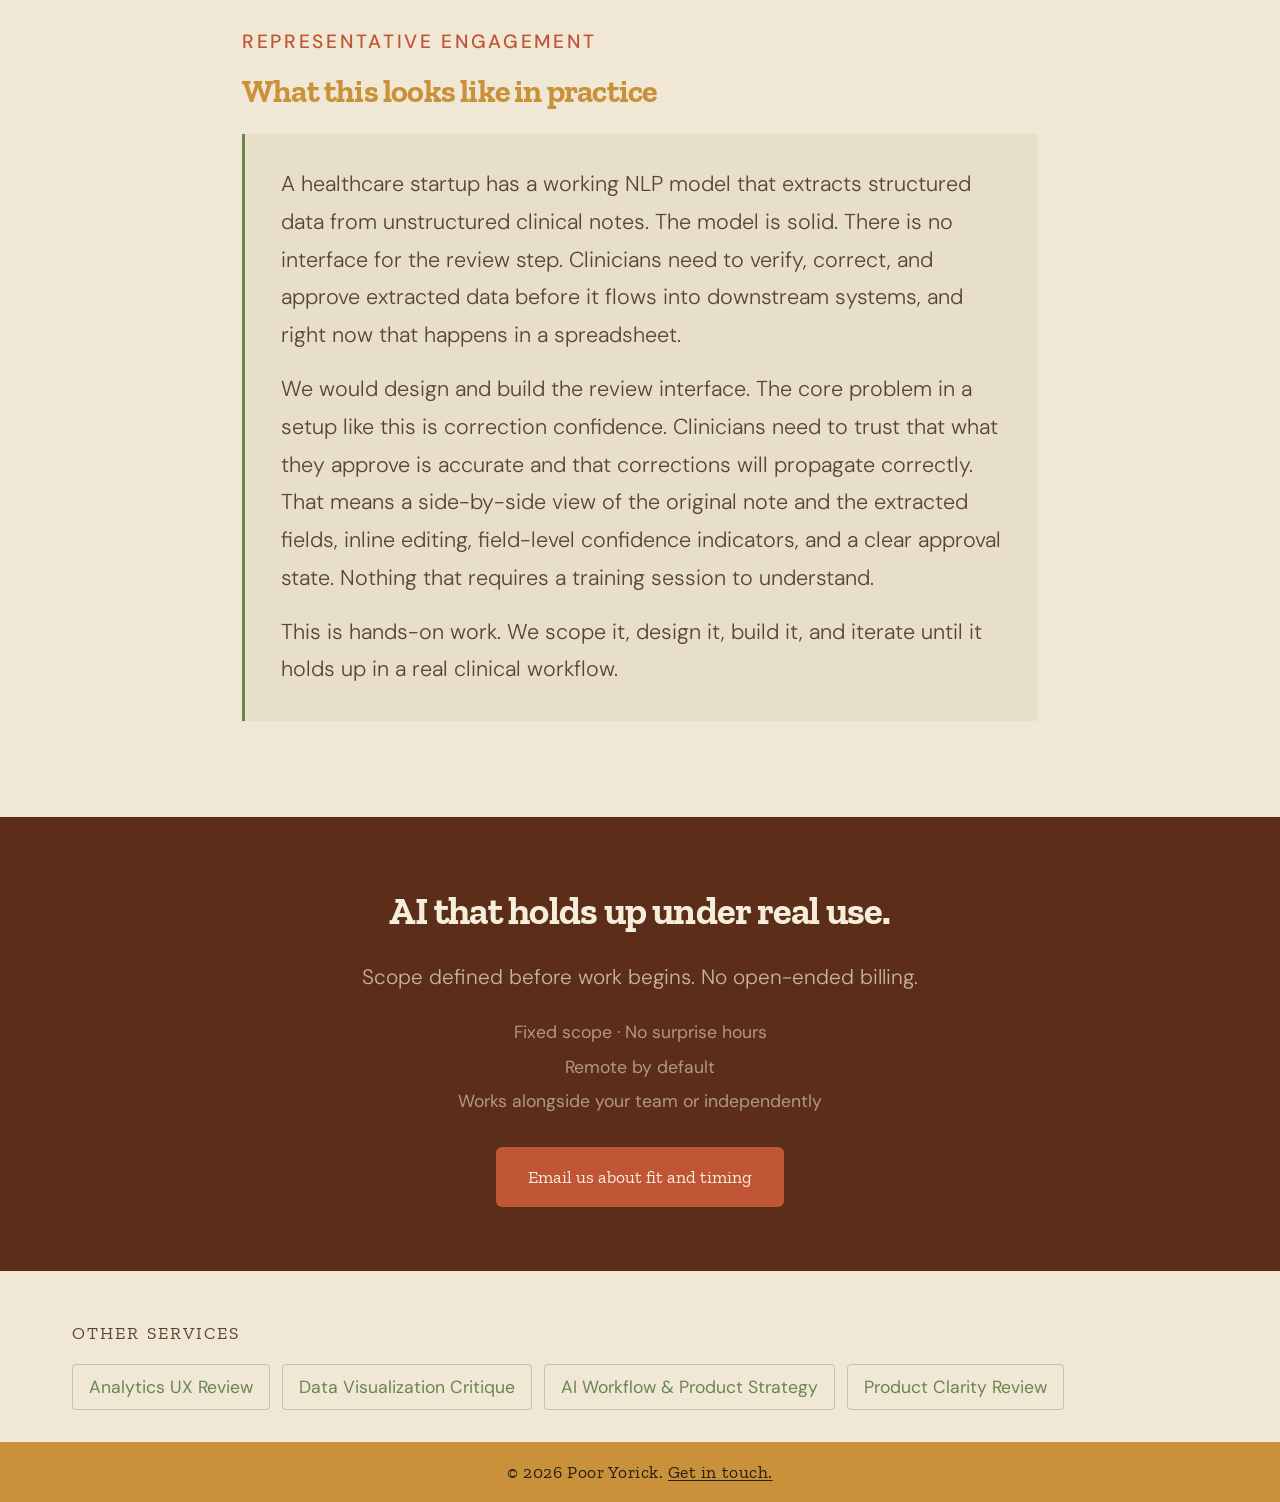
<file: service-ai-integration.html>
<!DOCTYPE html>
<html lang="en">
<head>
    <meta charset="UTF-8">
    <meta name="viewport" content="width=device-width, initial-scale=1.0">
    <title>AI Integration | Poor Yorick</title>
    <meta name="description" content="We help you figure out what AI should do inside your product, build it, and make sure users can actually work with the output. Hands-on work, not a deck. Poor Yorick.">
    <link rel="preconnect" href="https://fonts.googleapis.com">
    <link rel="preconnect" href="https://fonts.gstatic.com" crossorigin>
    <link href="https://fonts.googleapis.com/css2?family=Zilla+Slab:wght@700&family=DM+Sans:wght@300;400;500&family=DM+Mono:wght@300;400;500&display=swap" rel="stylesheet">
    <link href="https://fonts.googleapis.com/css2?family=Federo&family=Fraunces:ital,opsz,wght@0,9..144,100..900;1,9..144,100..900&family=Kings&family=Lavishly+Yours&family=Style+Script&display=swap" rel="stylesheet">
    <link rel="stylesheet" href="assets/css/styles.css">
    <link rel="icon" type="image/png" href="assets/img/favicon.gif">
</head>
<body class="service-page-v2">

    <nav class="site-nav">
        <div class="nav-inner">
            <a href="index.html" class="nav-brand">Poor Yorick</a>
            <button class="nav-toggle" aria-label="Toggle navigation">&#9776;</button>
            <ul class="nav-links">
                <li><a href="index.html">Home</a></li>
                <li><a href="portfolio.html">Work</a></li>
                <li><a href="consulting.html" class="active">Services</a></li>
                <li><a href="projects.html">Projects</a></li>
                <!--<li><a href="blog.html">Blog</a></li>-->
                <li><a href="about.html">About</a></li>
                <li><a href="mailto:heather@pooryorick.co" aria-label="Email" class="email-icon">&#9993;</a></li>
            </ul>
        </div>
    </nav>

    <div class="scroll-indicator" id="scrollIndicator"></div>

    <!-- ══ Hero ══ -->
    <section class="service-hero" style="background-color: #204d46">
        <div class="service-hero__nav" id="serviceNav">
            <button class="service-hero__nav-toggle" aria-expanded="false" aria-controls="serviceNavMenu">Services</button>
            <ul class="service-hero__nav-menu" id="serviceNavMenu" style="background: #204d46;">
                <li><a href="service-analytics-ux.html">Analytics UX Review</a></li>
                <li><a href="service-dataviz.html">Data Visualization Critique</a></li>
                <li><a href="service-ai-strategy.html">AI Workflow &amp; Product Strategy</a></li>
                <li><a href="service-ai-integration.html" class="current">AI Integration</a></li>
                <li><a href="service-clinical-ai.html">Clinical AI Adoption</a></li>
                <li><a href="service-clarity-review.html">Product Clarity Review</a></li>
            </ul>
        </div>
        <div class="service-hero__inner">
            <div class="service-hero__copy">
                <h1 class="service-hero__title">AI Integration</h1>
                <p class="service-hero__tagline">You have a product. You want AI to do something specific inside it. We help you figure out what that looks like, build it, and make sure users can actually work with the output. This is hands-on work, not a deck.</p>
                <p class="service-hero__for">For teams adding AI to an existing product or workflow</p>
            </div>
            <div class="service-hero__media">
                <img src="assets/img/aiintegration-new.jpg" alt="AI Integration illustration">
            </div>
        </div>
    </section>

    <!-- ══ What this is ══ -->
    <section class="service-section">
        <div class="content-medium">
            <div class="divider-blocks" aria-hidden="true">
                <span></span><span></span><span></span>
            </div>
            <span class="service-section__label">Overview</span>
            <h2>What this is</h2>
            <p>End-to-end design and development work for teams adding AI capability to an existing product. We start by scoping what AI should actually do — what the user needs, what the model can reliably deliver, and where those two things meet. Then we design and build the interface and integration layer that connects them.</p>
            <p>This is not a strategy document or a proof-of-concept demo. It is the actual work of making AI functional inside your product in a way that holds up under real use. That means thinking carefully about the user-facing layer, the failure states, and the feedback loops that let users know when to trust the output and when to verify it.</p>
        </div>
    </section>

    <hr class="divider-line">

    <!-- ══ What we do ══ -->
    <section class="service-section">
        <div class="content-medium">
            <span class="service-section__label">Scope</span>
            <h2>What we do</h2>
            <ul class="two-column-list">
                <li>Scope what AI should do, where it connects to your existing workflow, and what the user-facing interaction looks like</li>
                <li>Identify the right model, API, or toolchain for the specific task — not the most impressive option, the most appropriate one</li>
                <li>Design the interface layer users will actually work with, including how AI output is presented, labeled, and actionable</li>
                <li>Build and integrate the feature into your product, working with your stack and your team</li>
                <li>Design and implement error states, low-confidence handling, and fallback behavior</li>
                <li>Iterate until the feature works as intended under real conditions, not just the happy path</li>
            </ul>
        </div>
    </section>

    <div class="divider-signal" aria-hidden="true"></div>

    <!-- ══ What you get ══ -->
    <section class="service-section">
        <div class="content-wide">
            <div class="content-medium" style="padding: 0;">
                <span class="service-section__label">Deliverables</span>
                <h2>What you get</h2>
            </div>
            <div class="deliverable-grid reveal" style="--delay: 0s;">
                <div class="deliverable-card">
                    <span class="deliverable-card__name">Integration scoping</span>
                    <span class="deliverable-card__desc">A clear definition of what the AI feature does, how it connects to your product, and what the implementation requires — before any code is written.</span>
                </div>
                <div class="deliverable-card">
                    <span class="deliverable-card__name">Architecture input</span>
                    <span class="deliverable-card__desc">Guidance on model selection, API structure, and integration approach that fits your existing system and team.</span>
                </div>
                <div class="deliverable-card">
                    <span class="deliverable-card__name">Design and development of the AI-facing layer</span>
                    <span class="deliverable-card__desc">The actual interface and integration work — designed so users understand what the AI is doing, can act on its output, and can tell when to verify.</span>
                </div>
                <div class="deliverable-card">
                    <span class="deliverable-card__name">Iteration until it holds</span>
                    <span class="deliverable-card__desc">We stay through the edge cases, not just the demo. The engagement includes iteration cycles until the feature works reliably under real use conditions.</span>
                </div>
            </div>
        </div>
    </section>

    <hr class="divider-line">

    <!-- ══ Good fit / Not a fit ══ -->
    <section class="service-section">
        <div class="content-medium">
            <span class="service-section__label">Right fit?</span>
            <h2>Good fit &amp; not a fit</h2>
            <div class="fit-grid reveal" style="--delay: 0s;">
                <div class="fit-grid__col fit-grid__col--yes">
                    <h3>Good fit</h3>
                    <ul class="fit-list">
                        <li>You have a specific AI use case in mind and need design and development help getting it into the product correctly</li>
                        <li>You have tried to bolt AI on and found the result confusing or unreliable</li>
                        <li>You are a startup adding AI capability and want someone who has done this before and can move without a long ramp-up</li>
                        <li>Your AI features are technically functional but not landing well with users — the interface layer needs work, not the model</li>
                    </ul>
                </div>
                <div class="fit-grid__col fit-grid__col--no">
                    <h3>Not a fit</h3>
                    <ul class="fit-list">
                        <li>You need pure ML engineering, model training, or data pipeline work with no user-facing component</li>
                        <li>You do not yet have a product or workflow for AI to integrate into</li>
                        <li>You want a proof of concept or demo rather than production-ready work</li>
                    </ul>
                </div>
            </div>
        </div>
    </section>

    <hr class="divider-line">

    <!-- ══ Representative engagement ══ -->
    <section class="service-section">
        <div class="content-medium">
            <span class="service-section__label">Representative engagement</span>
            <h2>What this looks like in practice</h2>
            <div class="engagement">
                <p class="engagement__situation">A healthcare startup has a working NLP model that extracts structured data from unstructured clinical notes. The model is solid. There is no interface for the review step. Clinicians need to verify, correct, and approve extracted data before it flows into downstream systems, and right now that happens in a spreadsheet.</p>
                <p class="engagement__response">We would design and build the review interface. The core problem in a setup like this is correction confidence. Clinicians need to trust that what they approve is accurate and that corrections will propagate correctly. That means a side-by-side view of the original note and the extracted fields, inline editing, field-level confidence indicators, and a clear approval state. Nothing that requires a training session to understand.</p>
                <p class="engagement__response">This is hands-on work. We scope it, design it, build it, and iterate until it holds up in a real clinical workflow.</p>
            </div>
        </div>
    </section>

    <!-- ══ CTA ══ -->
    <section class="service-cta reveal" style="--delay: 0s;">
        <h2>AI that holds up under real use.</h2>
        <p>Scope defined before work begins. No open-ended billing.</p>
        <ul class="service-cta__notes">
            <li>Fixed scope · No surprise hours</li>
            <li>Remote by default</li>
            <li>Works alongside your team or independently</li>
        </ul>
        <a href="mailto:heather@pooryorick.co?subject=AI%20Integration%20Inquiry" class="btn btn-primary">Email us about fit and timing</a>
    </section>

    <!-- ══ Other services ══ -->
    <div class="service-page-others reveal" style="--delay: 0.1s;">
        <div class="content-wide">
            <h3>Other services</h3>
            <div class="service-others-grid">
                <a href="service-analytics-ux.html" class="service-other-link">Analytics UX Review</a>
                <a href="service-dataviz.html" class="service-other-link">Data Visualization Critique</a>
                <a href="service-ai-strategy.html" class="service-other-link">AI Workflow &amp; Product Strategy</a>
                <a href="service-clarity-review.html" class="service-other-link">Product Clarity Review</a>
            </div>
        </div>
    </div>

    <!-- ══ Footer ══ -->
    <footer id="contact"><div class="footer-content"><p class="footer-copy">&copy; 2026 Poor Yorick. <a href="mailto:heather@pooryorick.co" class="contact-link">Get in touch.</a></p></div></footer>

    <script src="assets/js/main.js"></script>
</body>
</html>
</file>
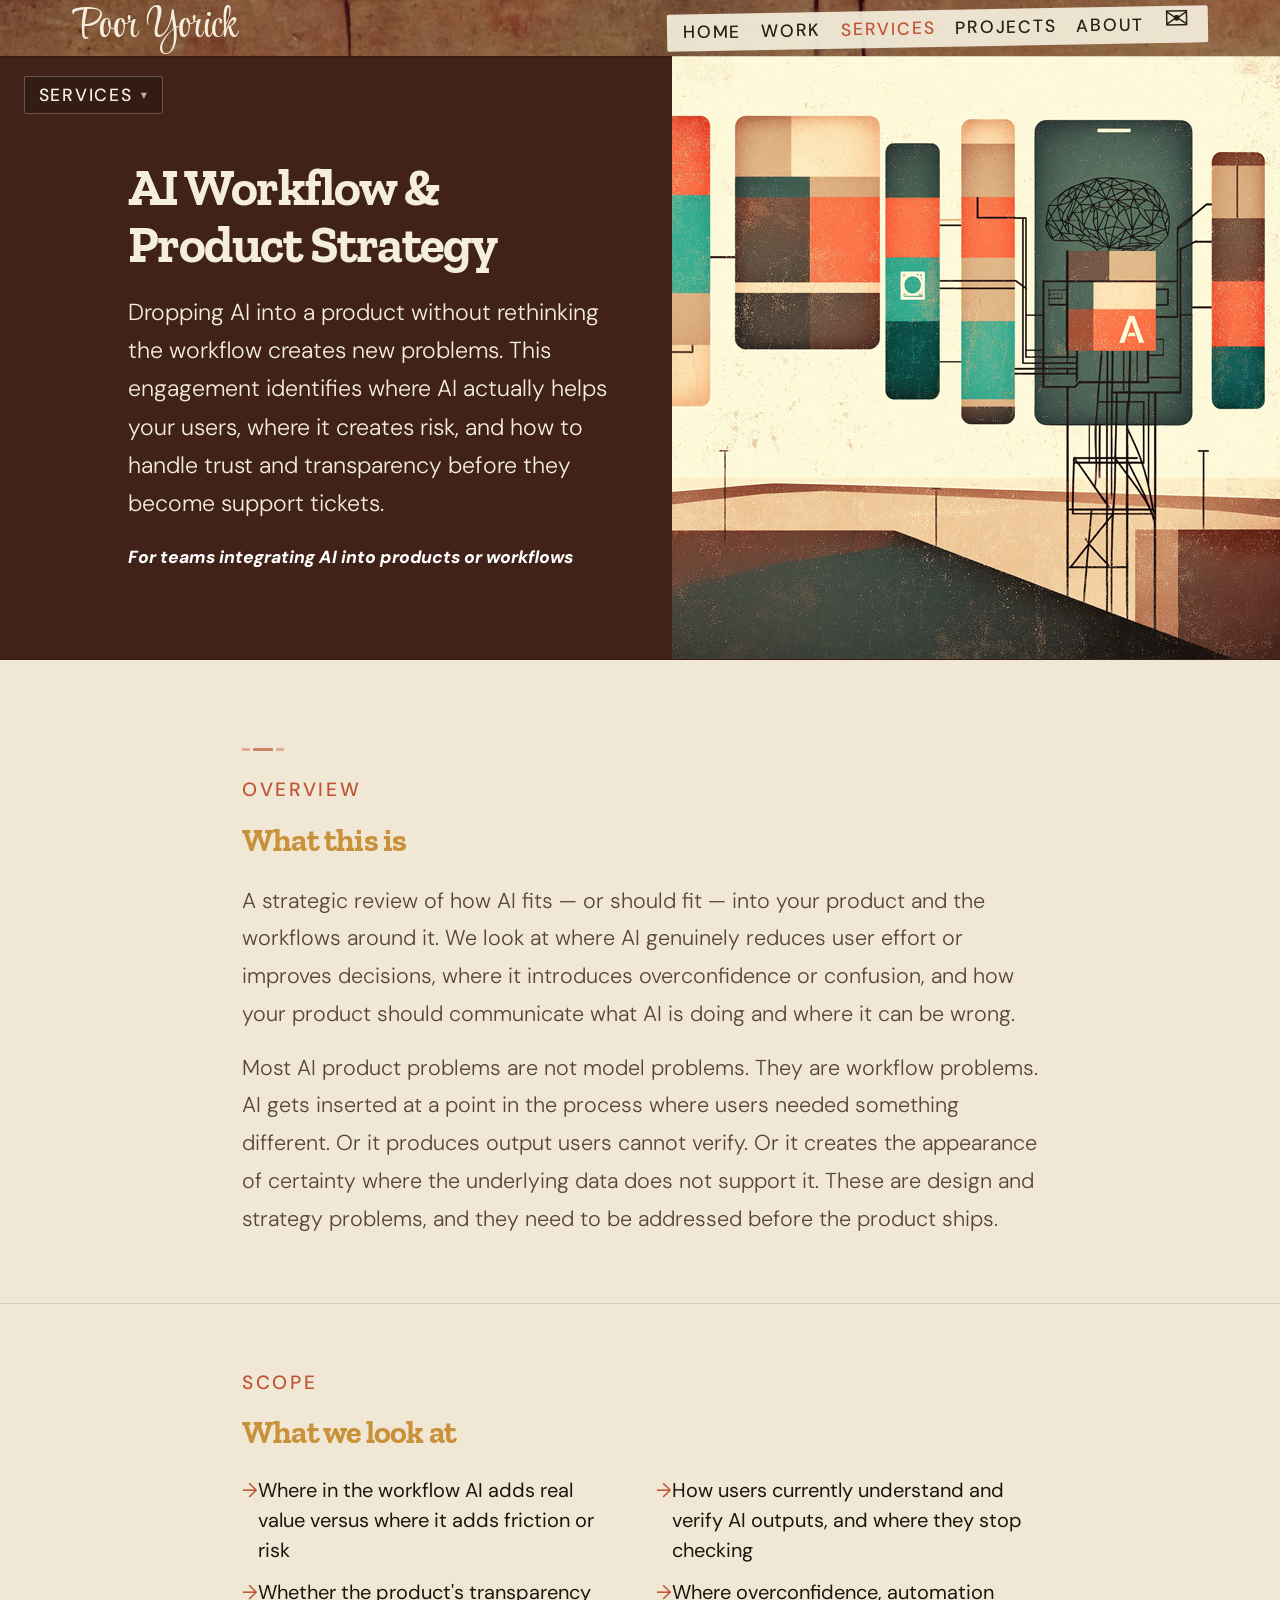
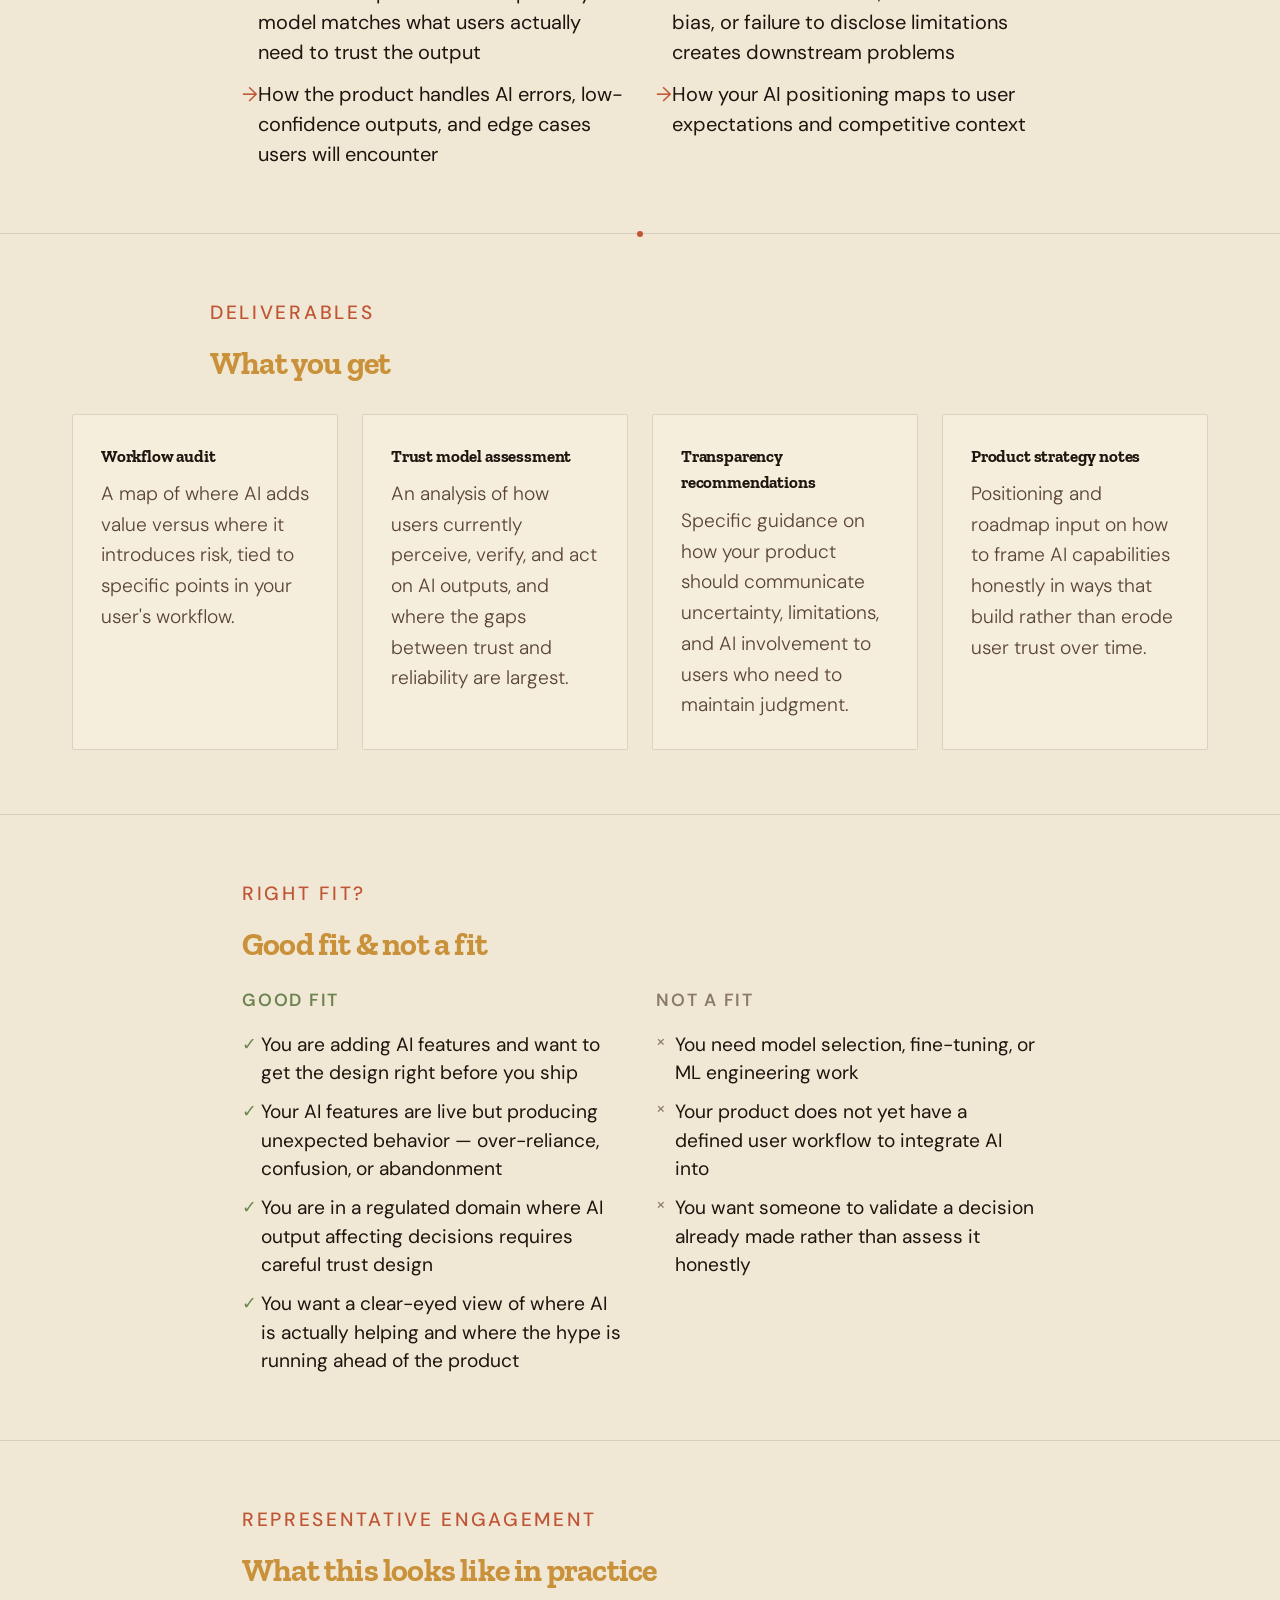
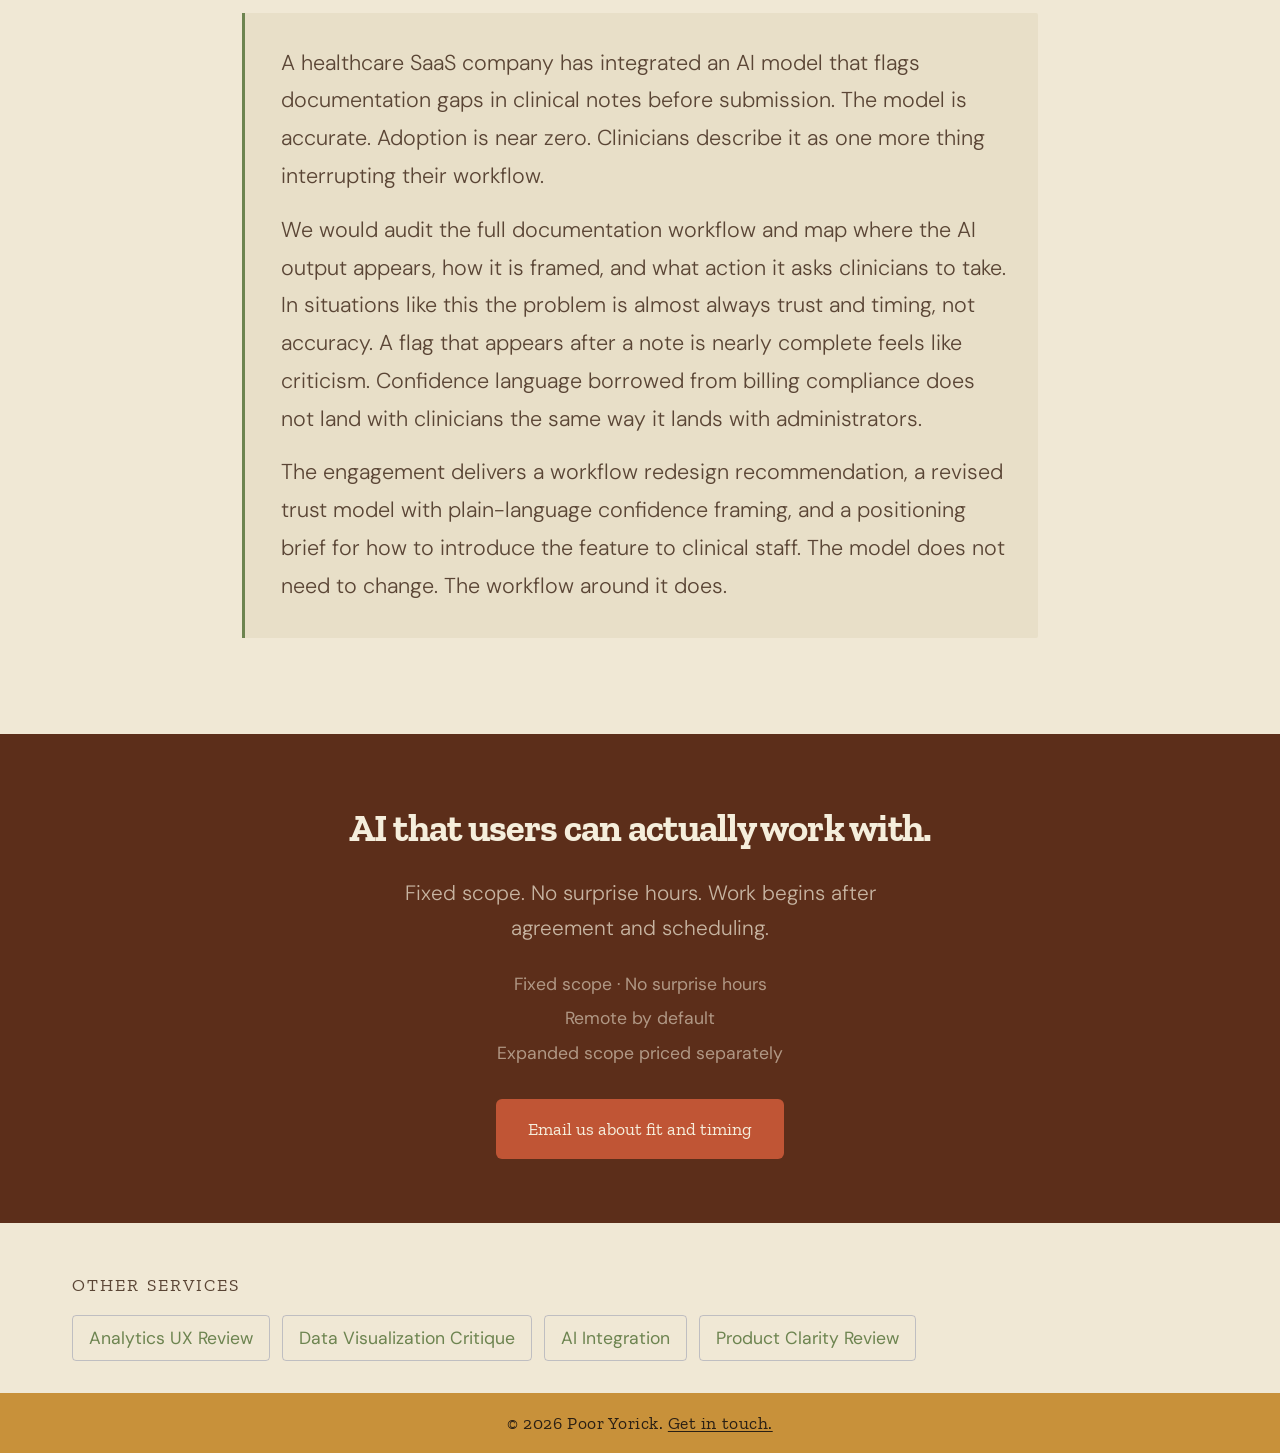
<file: service-ai-strategy.html>
<!DOCTYPE html>
<html lang="en">
<head>
    <meta charset="UTF-8">
    <meta name="viewport" content="width=device-width, initial-scale=1.0">
    <title>AI Workflow &amp; Product Strategy | Poor Yorick</title>
    <meta name="description" content="We identify where AI actually helps your users, where it creates risk, and how to handle trust and transparency before they become support tickets. Poor Yorick.">
    <link rel="preconnect" href="https://fonts.googleapis.com">
    <link rel="preconnect" href="https://fonts.gstatic.com" crossorigin>
    <link href="https://fonts.googleapis.com/css2?family=Zilla+Slab:wght@700&family=DM+Sans:wght@300;400;500&family=DM+Mono:wght@300;400;500&display=swap" rel="stylesheet">
    <link href="https://fonts.googleapis.com/css2?family=Federo&family=Fraunces:ital,opsz,wght@0,9..144,100..900;1,9..144,100..900&family=Kings&family=Lavishly+Yours&family=Style+Script&display=swap" rel="stylesheet">
    <link rel="stylesheet" href="assets/css/styles.css">
    <link rel="icon" type="image/png" href="assets/img/favicon.gif">
</head>
<body class="service-page-v2">

    <nav class="site-nav">
        <div class="nav-inner">
            <a href="index.html" class="nav-brand">Poor Yorick</a>
            <button class="nav-toggle" aria-label="Toggle navigation">&#9776;</button>
            <ul class="nav-links">
                <li><a href="index.html">Home</a></li>
                <li><a href="portfolio.html">Work</a></li>
                <li><a href="consulting.html" class="active">Services</a></li>
                <li><a href="projects.html">Projects</a></li>
                <!--<li><a href="blog.html">Blog</a></li>-->
                <li><a href="about.html">About</a></li>
                <li><a href="mailto:heather@pooryorick.co" aria-label="Email" class="email-icon">&#9993;</a></li>
            </ul>
        </div>
    </nav>

    <div class="scroll-indicator" id="scrollIndicator"></div>

    <!-- ══ Hero ══ -->
    <section class="service-hero" style="background: #402219;">
        <div class="service-hero__nav" id="serviceNav">
            <button class="service-hero__nav-toggle" aria-expanded="false" aria-controls="serviceNavMenu">Services</button>
            <ul class="service-hero__nav-menu" id="serviceNavMenu" style="background: #2a3d28;">
                <li><a href="service-analytics-ux.html">Analytics UX Review</a></li>
                <li><a href="service-dataviz.html">Data Visualization Critique</a></li>
                <li><a href="service-ai-strategy.html" class="current">AI Workflow &amp; Product Strategy</a></li>
                <li><a href="service-ai-integration.html">AI Integration</a></li>
                <li><a href="service-clinical-ai.html">Clinical AI Adoption</a></li>
                <li><a href="service-clarity-review.html">Product Clarity Review</a></li>
            </ul>
        </div>
        <div class="service-hero__inner">
            <div class="service-hero__copy">
                <h1 class="service-hero__title">AI Workflow &amp; Product Strategy</h1>
                <p class="service-hero__tagline">Dropping AI into a product without rethinking the workflow creates new problems. This engagement identifies where AI actually helps your users, where it creates risk, and how to handle trust and transparency before they become support tickets.</p>
                <p class="service-hero__for">For teams integrating AI into products or workflows</p>
            </div>
            <div class="service-hero__media">
                <img src="assets/img/aiintegration2.jpg" alt="AI Workflow &amp; Product Strategy illustration">
            </div>
        </div>
    </section>

    <!-- ══ What this is ══ -->
    <section class="service-section">
        <div class="content-medium">
            <div class="divider-blocks" aria-hidden="true">
                <span></span><span></span><span></span>
            </div>
            <span class="service-section__label">Overview</span>
            <h2>What this is</h2>
            <p>A strategic review of how AI fits — or should fit — into your product and the workflows around it. We look at where AI genuinely reduces user effort or improves decisions, where it introduces overconfidence or confusion, and how your product should communicate what AI is doing and where it can be wrong.</p>
            <p>Most AI product problems are not model problems. They are workflow problems. AI gets inserted at a point in the process where users needed something different. Or it produces output users cannot verify. Or it creates the appearance of certainty where the underlying data does not support it. These are design and strategy problems, and they need to be addressed before the product ships.</p>
        </div>
    </section>

    <hr class="divider-line">

    <!-- ══ What we look at ══ -->
    <section class="service-section">
        <div class="content-medium">
            <span class="service-section__label">Scope</span>
            <h2>What we look at</h2>
            <ul class="two-column-list">
                <li>Where in the workflow AI adds real value versus where it adds friction or risk</li>
                <li>How users currently understand and verify AI outputs, and where they stop checking</li>
                <li>Whether the product's transparency model matches what users actually need to trust the output</li>
                <li>Where overconfidence, automation bias, or failure to disclose limitations creates downstream problems</li>
                <li>How the product handles AI errors, low-confidence outputs, and edge cases users will encounter</li>
                <li>How your AI positioning maps to user expectations and competitive context</li>
            </ul>
        </div>
    </section>

    <div class="divider-signal" aria-hidden="true"></div>

    <!-- ══ What you get ══ -->
    <section class="service-section">
        <div class="content-wide">
            <div class="content-medium" style="padding: 0;">
                <span class="service-section__label">Deliverables</span>
                <h2>What you get</h2>
            </div>
            <div class="deliverable-grid reveal" style="--delay: 0s;">
                <div class="deliverable-card">
                    <span class="deliverable-card__name">Workflow audit</span>
                    <span class="deliverable-card__desc">A map of where AI adds value versus where it introduces risk, tied to specific points in your user's workflow.</span>
                </div>
                <div class="deliverable-card">
                    <span class="deliverable-card__name">Trust model assessment</span>
                    <span class="deliverable-card__desc">An analysis of how users currently perceive, verify, and act on AI outputs, and where the gaps between trust and reliability are largest.</span>
                </div>
                <div class="deliverable-card">
                    <span class="deliverable-card__name">Transparency recommendations</span>
                    <span class="deliverable-card__desc">Specific guidance on how your product should communicate uncertainty, limitations, and AI involvement to users who need to maintain judgment.</span>
                </div>
                <div class="deliverable-card">
                    <span class="deliverable-card__name">Product strategy notes</span>
                    <span class="deliverable-card__desc">Positioning and roadmap input on how to frame AI capabilities honestly in ways that build rather than erode user trust over time.</span>
                </div>
            </div>
        </div>
    </section>

    <hr class="divider-line">

    <!-- ══ Good fit / Not a fit ══ -->
    <section class="service-section">
        <div class="content-medium">
            <span class="service-section__label">Right fit?</span>
            <h2>Good fit &amp; not a fit</h2>
            <div class="fit-grid reveal" style="--delay: 0s;">
                <div class="fit-grid__col fit-grid__col--yes">
                    <h3>Good fit</h3>
                    <ul class="fit-list">
                        <li>You are adding AI features and want to get the design right before you ship</li>
                        <li>Your AI features are live but producing unexpected behavior — over-reliance, confusion, or abandonment</li>
                        <li>You are in a regulated domain where AI output affecting decisions requires careful trust design</li>
                        <li>You want a clear-eyed view of where AI is actually helping and where the hype is running ahead of the product</li>
                    </ul>
                </div>
                <div class="fit-grid__col fit-grid__col--no">
                    <h3>Not a fit</h3>
                    <ul class="fit-list">
                        <li>You need model selection, fine-tuning, or ML engineering work</li>
                        <li>Your product does not yet have a defined user workflow to integrate AI into</li>
                        <li>You want someone to validate a decision already made rather than assess it honestly</li>
                    </ul>
                </div>
            </div>
        </div>
    </section>

    <hr class="divider-line">

    <!-- ══ Representative engagement ══ -->
    <section class="service-section">
        <div class="content-medium">
            <span class="service-section__label">Representative engagement</span>
            <h2>What this looks like in practice</h2>
            <div class="engagement">
                <p class="engagement__situation">A healthcare SaaS company has integrated an AI model that flags documentation gaps in clinical notes before submission. The model is accurate. Adoption is near zero. Clinicians describe it as one more thing interrupting their workflow.</p>
                <p class="engagement__response">We would audit the full documentation workflow and map where the AI output appears, how it is framed, and what action it asks clinicians to take. In situations like this the problem is almost always trust and timing, not accuracy. A flag that appears after a note is nearly complete feels like criticism. Confidence language borrowed from billing compliance does not land with clinicians the same way it lands with administrators.</p>
                <p class="engagement__response">The engagement delivers a workflow redesign recommendation, a revised trust model with plain-language confidence framing, and a positioning brief for how to introduce the feature to clinical staff. The model does not need to change. The workflow around it does.</p>
            </div>
        </div>
    </section>

    <!-- ══ CTA ══ -->
    <section class="service-cta reveal" style="--delay: 0s;">
        <h2>AI that users can actually work with.</h2>
        <p>Fixed scope. No surprise hours. Work begins after agreement and scheduling.</p>
        <ul class="service-cta__notes">
            <li>Fixed scope · No surprise hours</li>
            <li>Remote by default</li>
            <li>Expanded scope priced separately</li>
        </ul>
        <a href="mailto:heather@pooryorick.co?subject=AI%20Workflow%20Strategy%20Inquiry" class="btn btn-primary">Email us about fit and timing</a>
    </section>

    <!-- ══ Other services ══ -->
    <div class="service-page-others reveal" style="--delay: 0.1s;">
        <div class="content-wide">
            <h3>Other services</h3>
            <div class="service-others-grid">
                <a href="service-analytics-ux.html" class="service-other-link">Analytics UX Review</a>
                <a href="service-dataviz.html" class="service-other-link">Data Visualization Critique</a>
                <a href="service-ai-integration.html" class="service-other-link">AI Integration</a>
                <a href="service-clarity-review.html" class="service-other-link">Product Clarity Review</a>
            </div>
        </div>
    </div>

    <!-- ══ Footer ══ -->
    <footer id="contact"><div class="footer-content"><p class="footer-copy">&copy; 2026 Poor Yorick. <a href="mailto:heather@pooryorick.co" class="contact-link">Get in touch.</a></p></div></footer>

    <script src="assets/js/main.js"></script>
</body>
</html>
</file>
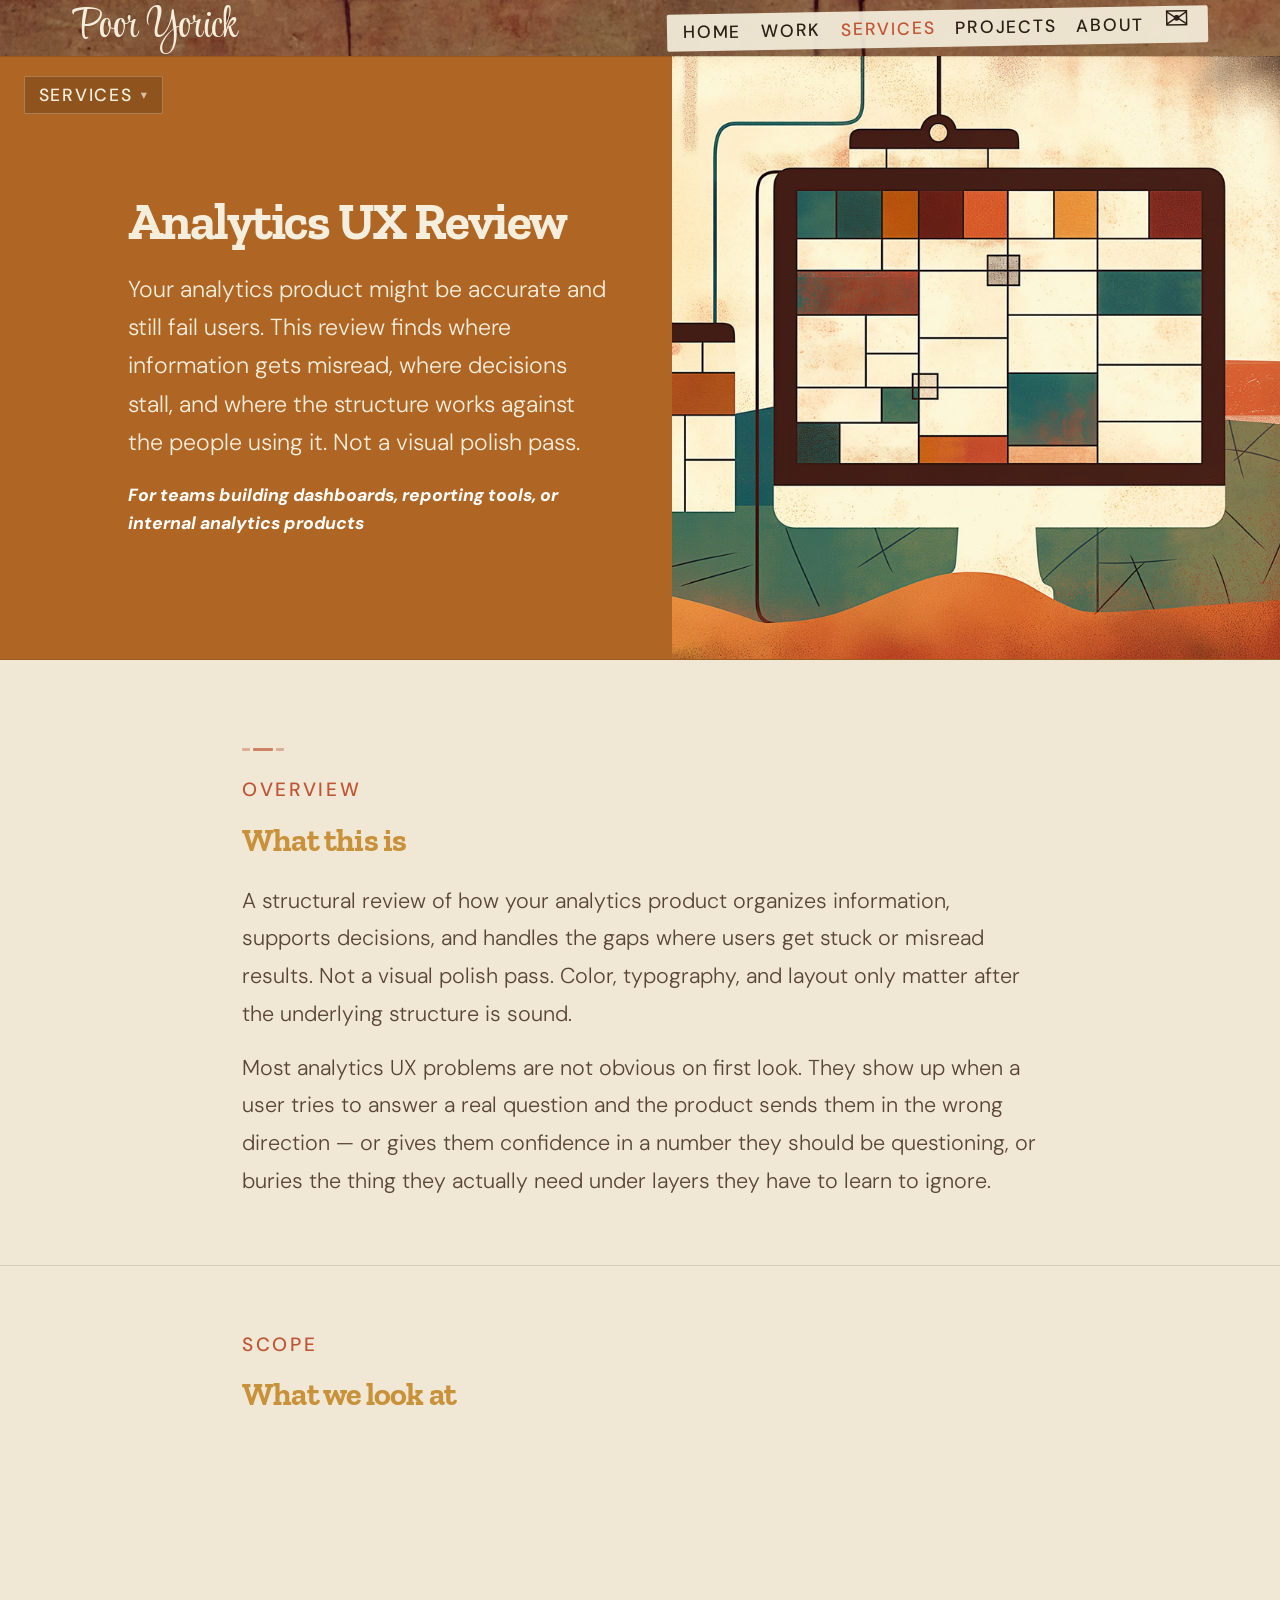
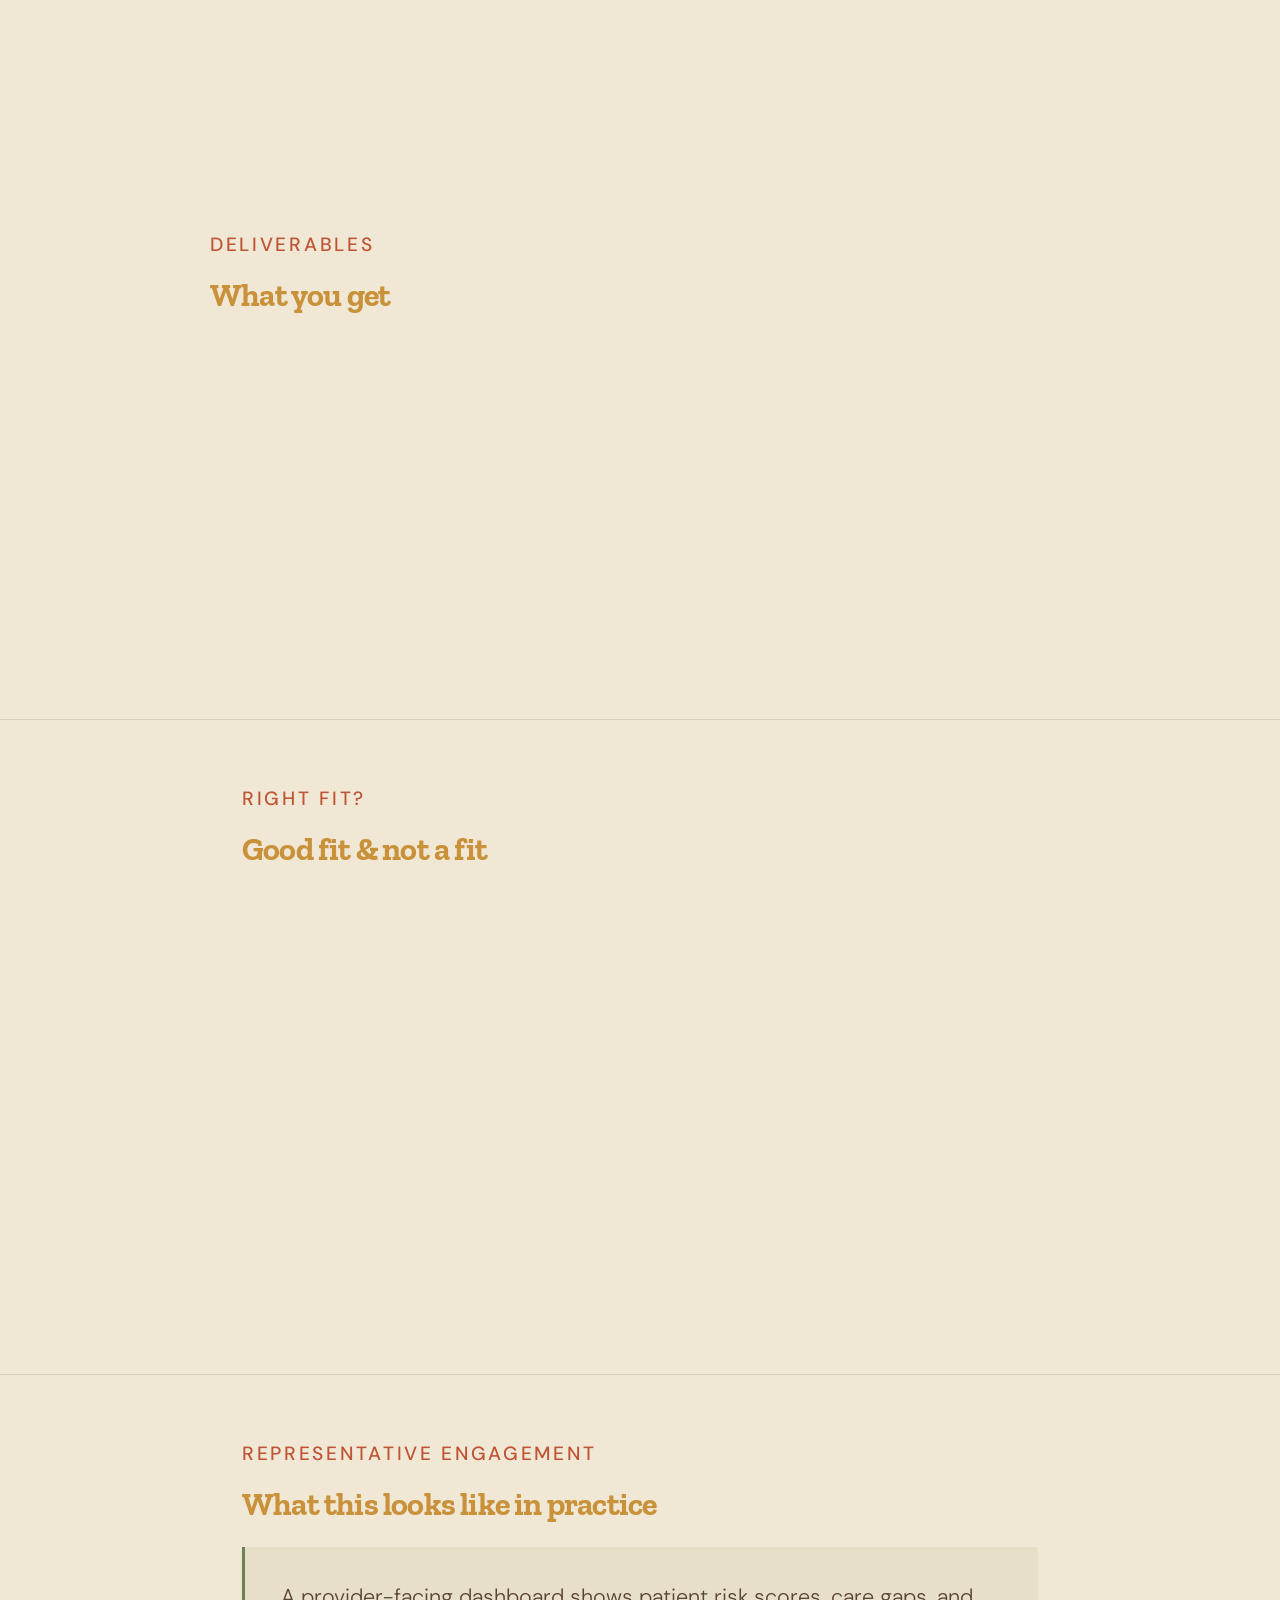
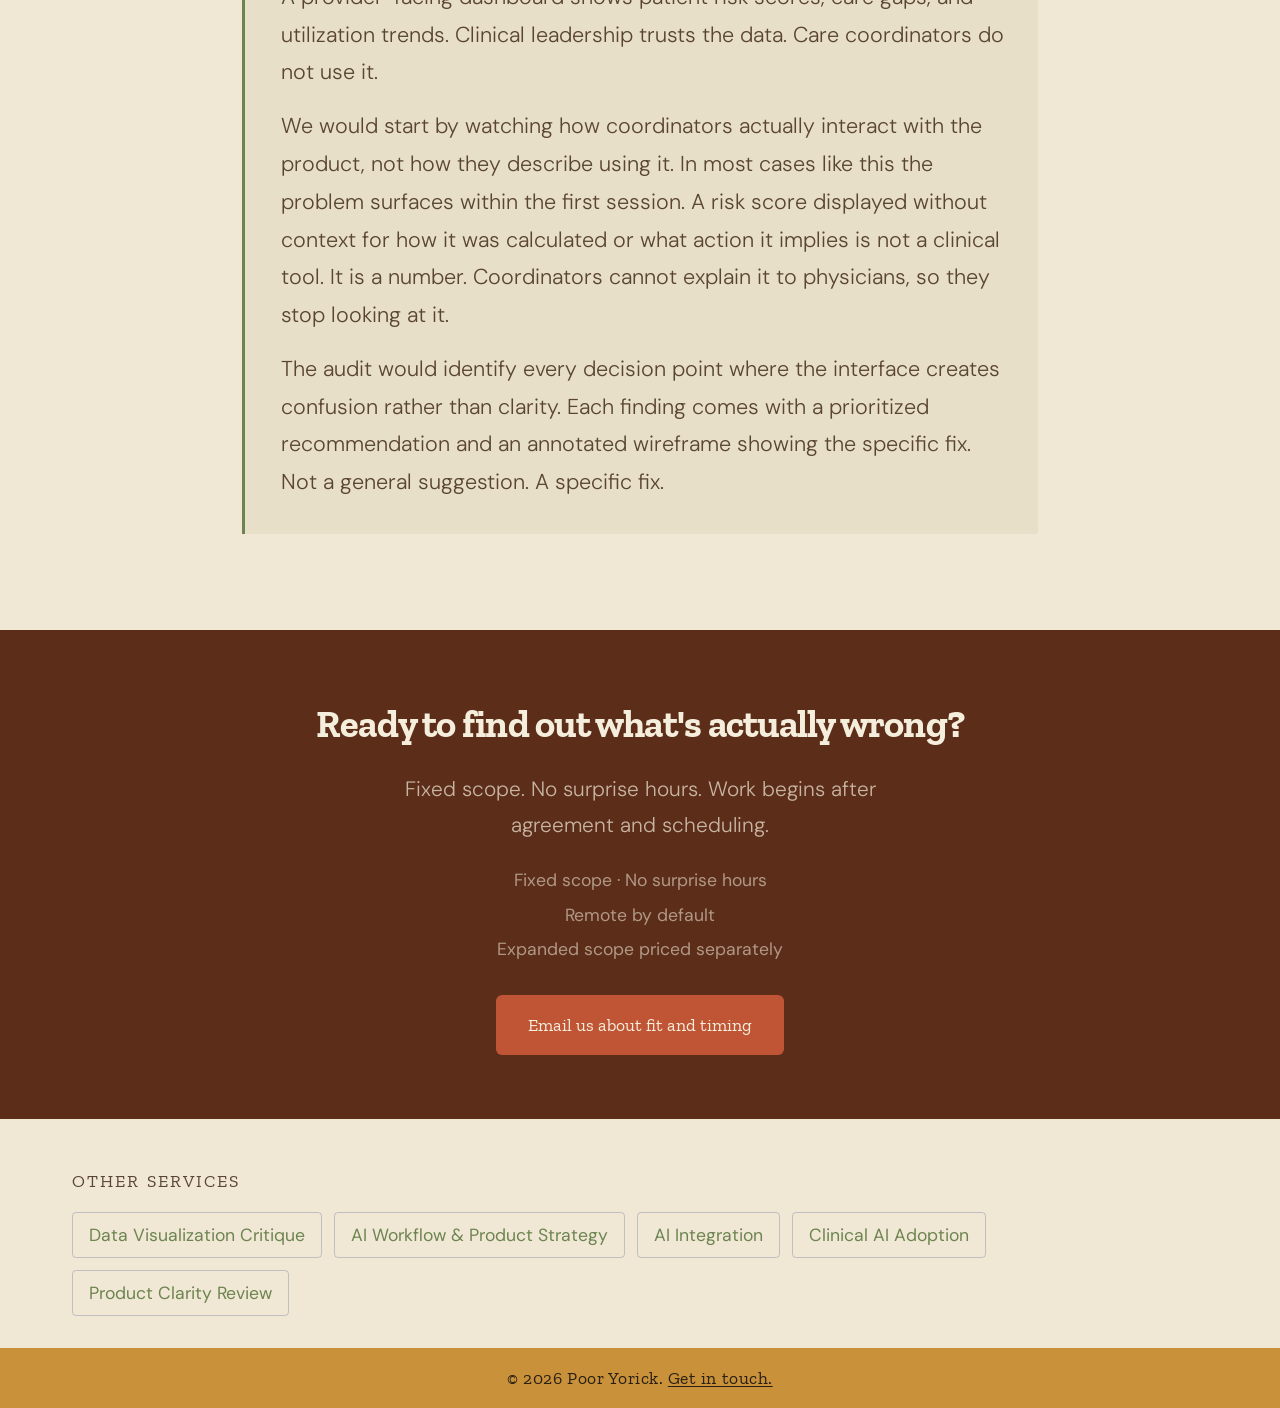
<file: service-analytics-ux.html>
<!DOCTYPE html>
<html lang="en">
<head>
    <meta charset="UTF-8">
    <meta name="viewport" content="width=device-width, initial-scale=1.0">
    <title>Analytics UX Review | Poor Yorick</title>
    <meta name="description" content="A structural review of your analytics product that finds where information gets misread, where decisions stall, and where the structure works against users. Poor Yorick.">
    <link rel="preconnect" href="https://fonts.googleapis.com">
    <link rel="preconnect" href="https://fonts.gstatic.com" crossorigin>
    <link href="https://fonts.googleapis.com/css2?family=Zilla+Slab:wght@700&family=DM+Sans:wght@300;400;500&family=DM+Mono:wght@300;400;500&display=swap" rel="stylesheet">
    <link href="https://fonts.googleapis.com/css2?family=Federo&family=Fraunces:ital,opsz,wght@0,9..144,100..900;1,9..144,100..900&family=Kings&family=Lavishly+Yours&family=Style+Script&display=swap" rel="stylesheet">
    <link rel="stylesheet" href="assets/css/styles.css">
    <link rel="icon" type="image/png" href="assets/img/favicon.gif">
</head>
<body class="service-page-v2">

    <!-- ══ Navigation ══ -->
    <nav class="site-nav">
        <div class="nav-inner">
            <a href="index.html" class="nav-brand">Poor Yorick</a>
            <button class="nav-toggle" aria-label="Toggle navigation">&#9776;</button>
            <ul class="nav-links">
                <li><a href="index.html">Home</a></li>
                <li><a href="portfolio.html">Work</a></li>
                <li><a href="consulting.html" class="active">Services</a></li>
                <li><a href="projects.html">Projects</a></li>
                <!--<li><a href="blog.html">Blog</a></li>-->
                <li><a href="about.html">About</a></li>
                <li><a href="mailto:heather@pooryorick.co" aria-label="Email" class="email-icon">&#9993;</a></li>
            </ul>
        </div>
    </nav>

    <div class="scroll-indicator" id="scrollIndicator"></div>

    <!-- ══ Hero ══ -->
    <section class="service-hero" style="background: #af6625">
        <div class="service-hero__nav" id="serviceNav">
            <button class="service-hero__nav-toggle" aria-expanded="false" aria-controls="serviceNavMenu">Services</button>
            <ul class="service-hero__nav-menu" id="serviceNavMenu" style="background: #af6625;">
                <li><a href="service-analytics-ux.html" class="current">Analytics UX Review</a></li>
                <li><a href="service-dataviz.html">Data Visualization Critique</a></li>
                <li><a href="service-ai-strategy.html">AI Workflow &amp; Product Strategy</a></li>
                <li><a href="service-ai-integration.html">AI Integration</a></li>
                <li><a href="service-clinical-ai.html">Clinical AI Adoption</a></li>
                <li><a href="service-clarity-review.html">Product Clarity Review</a></li>
            </ul>
        </div>
        <div class="service-hero__inner">
            <div class="service-hero__copy">
                <h1 class="service-hero__title">Analytics UX Review</h1>
                <p class="service-hero__tagline">Your analytics product might be accurate and still fail users. This review finds where information gets misread, where decisions stall, and where the structure works against the people using it. Not a visual polish pass.</p>
                <p class="service-hero__for">For teams building dashboards, reporting tools, or internal analytics products</p>
            </div>
            <div class="service-hero__media">
                <img src="assets/img/uxreview.jpg" alt="Analytics UX Review illustration">
            </div>
        </div>
    </section>

    <!-- ══ What this is ══ -->
    <section class="service-section">
        <div class="content-medium">
            <div class="divider-blocks" aria-hidden="true">
                <span></span><span></span><span></span>
            </div>
            <span class="service-section__label">Overview</span>
            <h2>What this is</h2>
            <p>A structural review of how your analytics product organizes information, supports decisions, and handles the gaps where users get stuck or misread results. Not a visual polish pass. Color, typography, and layout only matter after the underlying structure is sound.</p>
            <p>Most analytics UX problems are not obvious on first look. They show up when a user tries to answer a real question and the product sends them in the wrong direction — or gives them confidence in a number they should be questioning, or buries the thing they actually need under layers they have to learn to ignore.</p>
        </div>
    </section>

    <hr class="divider-line">

    <!-- ══ What we look at ══ -->
    <section class="service-section">
        <div class="content-medium">
            <span class="service-section__label">Scope</span>
            <h2>What we look at</h2>
            <ul class="two-column-list">
                <li>How information is organized and whether the hierarchy reflects how users actually make decisions</li>
                <li>Where users are likely to misread, misinterpret, or miss critical data entirely</li>
                <li>Navigation dead ends and friction points that break analytical flow</li>
                <li>Whether filters, comparisons, and drill-down paths support or obstruct the questions users are trying to answer</li>
                <li>How the product handles uncertainty, missing data, and edge cases</li>
                <li>Whether the product communicates what it is showing and what it is not</li>
            </ul>
        </div>
    </section>

    <div class="divider-signal" aria-hidden="true"></div>

    <!-- ══ What you get ══ -->
    <section class="service-section">
        <div class="content-wide">
            <div class="content-medium" style="padding: 0;">
                <span class="service-section__label">Deliverables</span>
                <h2>What you get</h2>
            </div>
            <div class="deliverable-grid reveal" style="--delay: 0s;">
                <div class="deliverable-card">
                    <span class="deliverable-card__name">Annotated audit</span>
                    <span class="deliverable-card__desc">A detailed walkthrough of your analytics surfaces with specific observations tied to real usability and comprehension problems.</span>
                </div>
                <div class="deliverable-card">
                    <span class="deliverable-card__name">Bottleneck map</span>
                    <span class="deliverable-card__desc">A clear picture of where comprehension gaps and decision bottlenecks occur and what is causing them.</span>
                </div>
                <div class="deliverable-card">
                    <span class="deliverable-card__name">Prioritized recommendations</span>
                    <span class="deliverable-card__desc">Specific changes ranked by impact, with rationale for each so your team can evaluate and act without a follow-up meeting.</span>
                </div>
                <div class="deliverable-card">
                    <span class="deliverable-card__name">Written assessment</span>
                    <span class="deliverable-card__desc">A document your team can reference, share with stakeholders, and use to inform roadmap decisions.</span>
                </div>
            </div>
        </div>
    </section>

    <hr class="divider-line">

    <!-- ══ Good fit / Not a fit ══ -->
    <section class="service-section">
        <div class="content-medium">
            <span class="service-section__label">Right fit?</span>
            <h2>Good fit &amp; not a fit</h2>
            <div class="fit-grid reveal" style="--delay: 0s;">
                <div class="fit-grid__col fit-grid__col--yes">
                    <h3>Good fit</h3>
                    <ul class="fit-list">
                        <li>You have shipped an analytics product and suspect it is underperforming with users</li>
                        <li>You are building a new analytics feature and want a structural review before development goes deep</li>
                        <li>Users report the dashboard is confusing but you do not have a clear picture of why</li>
                        <li>You want a UX perspective grounded in the analytics domain, not generic best-practice advice</li>
                    </ul>
                </div>
                <div class="fit-grid__col fit-grid__col--no">
                    <h3>Not a fit</h3>
                    <ul class="fit-list">
                        <li>You want visual design work — a new color scheme, updated charts, or a visual rebrand</li>
                        <li>You need user research or usability testing with live participants</li>
                        <li>Your product is still early prototype stage with no real usage data or user context</li>
                    </ul>
                </div>
            </div>
        </div>
    </section>

    <hr class="divider-line">

    <!-- ══ Representative engagement ══ -->
    <section class="service-section">
        <div class="content-medium">
            <span class="service-section__label">Representative engagement</span>
            <h2>What this looks like in practice</h2>
            <div class="engagement">
                <p class="engagement__situation">A provider-facing dashboard shows patient risk scores, care gaps, and utilization trends. Clinical leadership trusts the data. Care coordinators do not use it.</p>
                <p class="engagement__response">We would start by watching how coordinators actually interact with the product, not how they describe using it. In most cases like this the problem surfaces within the first session. A risk score displayed without context for how it was calculated or what action it implies is not a clinical tool. It is a number. Coordinators cannot explain it to physicians, so they stop looking at it.</p>
                <p class="engagement__response">The audit would identify every decision point where the interface creates confusion rather than clarity. Each finding comes with a prioritized recommendation and an annotated wireframe showing the specific fix. Not a general suggestion. A specific fix.</p>
            </div>
        </div>
    </section>

    <!-- ══ CTA ══ -->
    <section class="service-cta reveal" style="--delay: 0s;">
        <h2>Ready to find out what's actually wrong?</h2>
        <p>Fixed scope. No surprise hours. Work begins after agreement and scheduling.</p>
        <ul class="service-cta__notes">
            <li>Fixed scope · No surprise hours</li>
            <li>Remote by default</li>
            <li>Expanded scope priced separately</li>
        </ul>
        <a href="mailto:heather@pooryorick.co?subject=Analytics%20UX%20Review%20Inquiry" class="btn btn-primary">Email us about fit and timing</a>
    </section>

    <!-- ══ Other services ══ -->
    <div class="service-page-others reveal" style="--delay: 0.1s;">
        <div class="content-wide">
            <h3>Other services</h3>
            <div class="service-others-grid">
                <a href="service-dataviz.html" class="service-other-link">Data Visualization Critique</a>
                <a href="service-ai-strategy.html" class="service-other-link">AI Workflow &amp; Product Strategy</a>
                <a href="service-ai-integration.html" class="service-other-link">AI Integration</a>
                <a href="service-clinical-ai.html" class="service-other-link">Clinical AI Adoption</a>
                <a href="service-clarity-review.html" class="service-other-link">Product Clarity Review</a>
            </div>
        </div>
    </div>

    <!-- ══ Footer ══ -->
    <footer id="contact"><div class="footer-content"><p class="footer-copy">&copy; 2026 Poor Yorick. <a href="mailto:heather@pooryorick.co" class="contact-link">Get in touch.</a></p></div></footer>

    <script src="assets/js/main.js"></script>
</body>
</html>
</file>
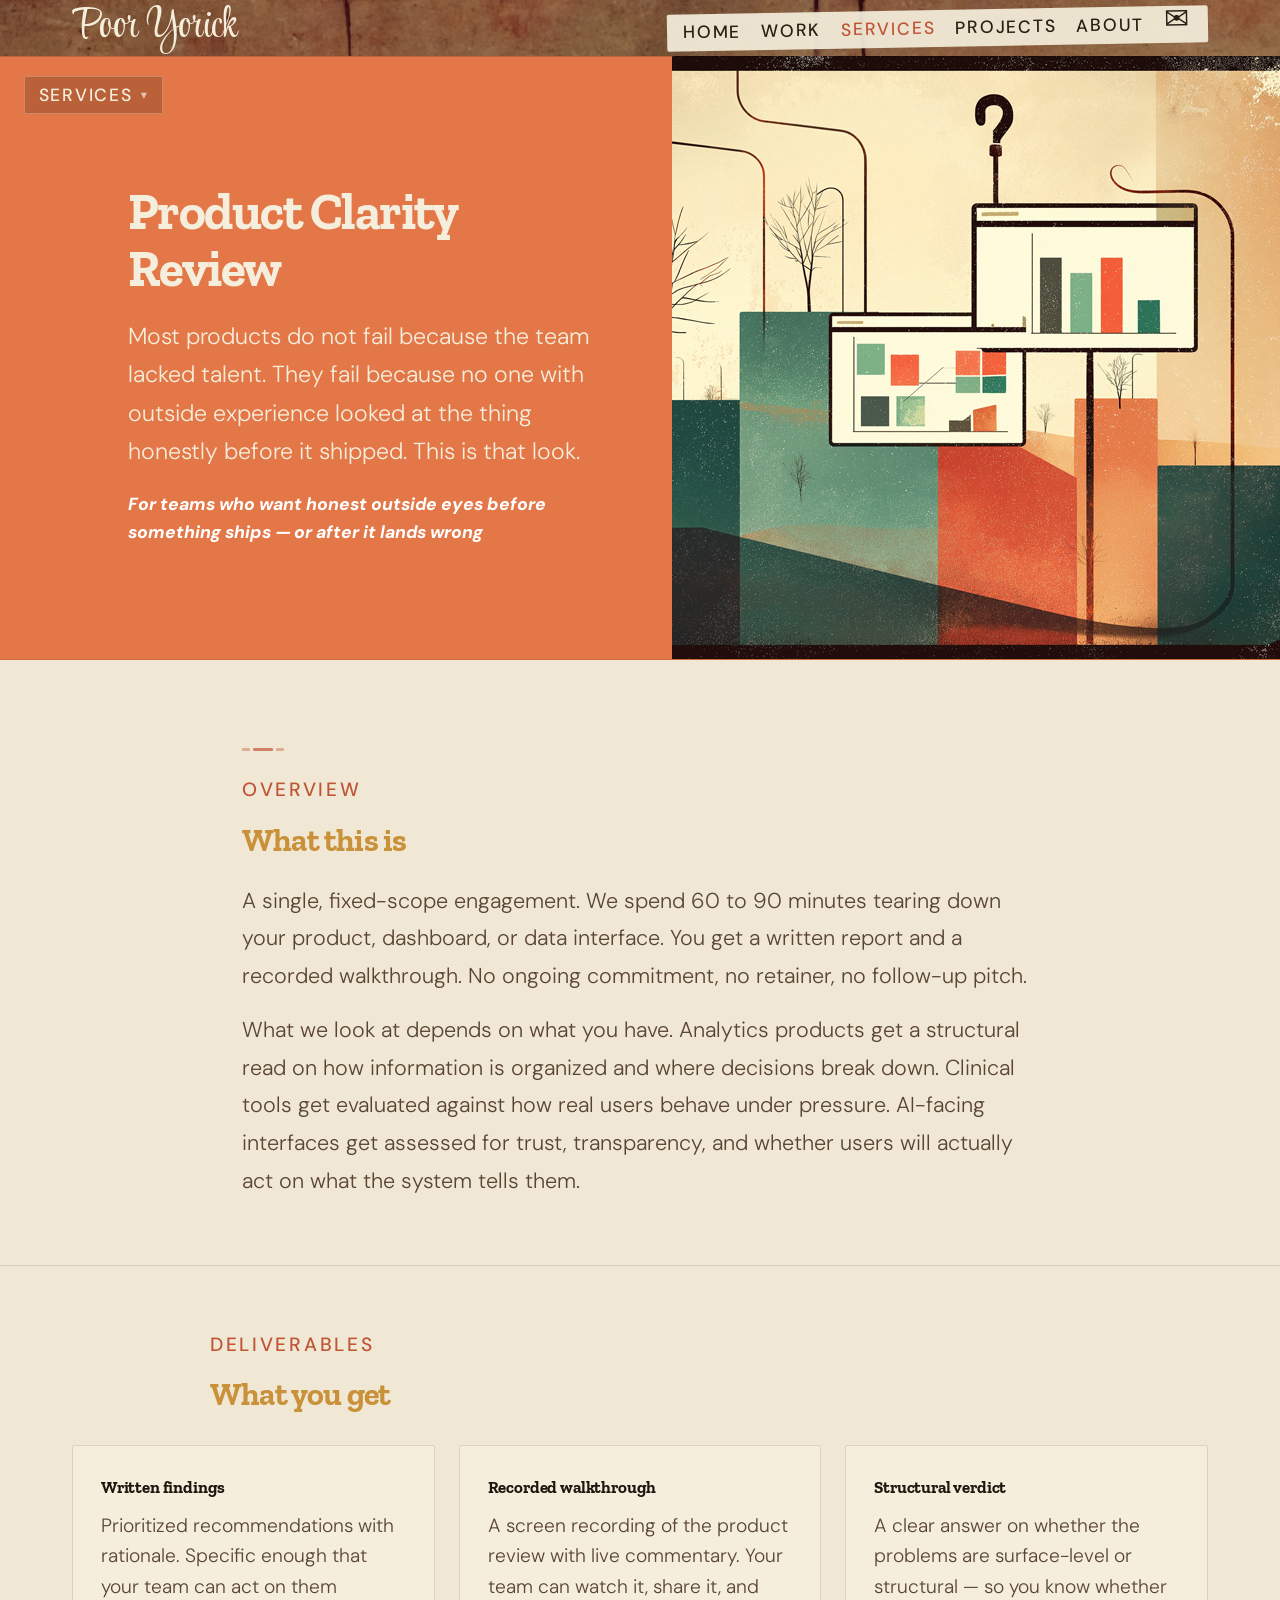
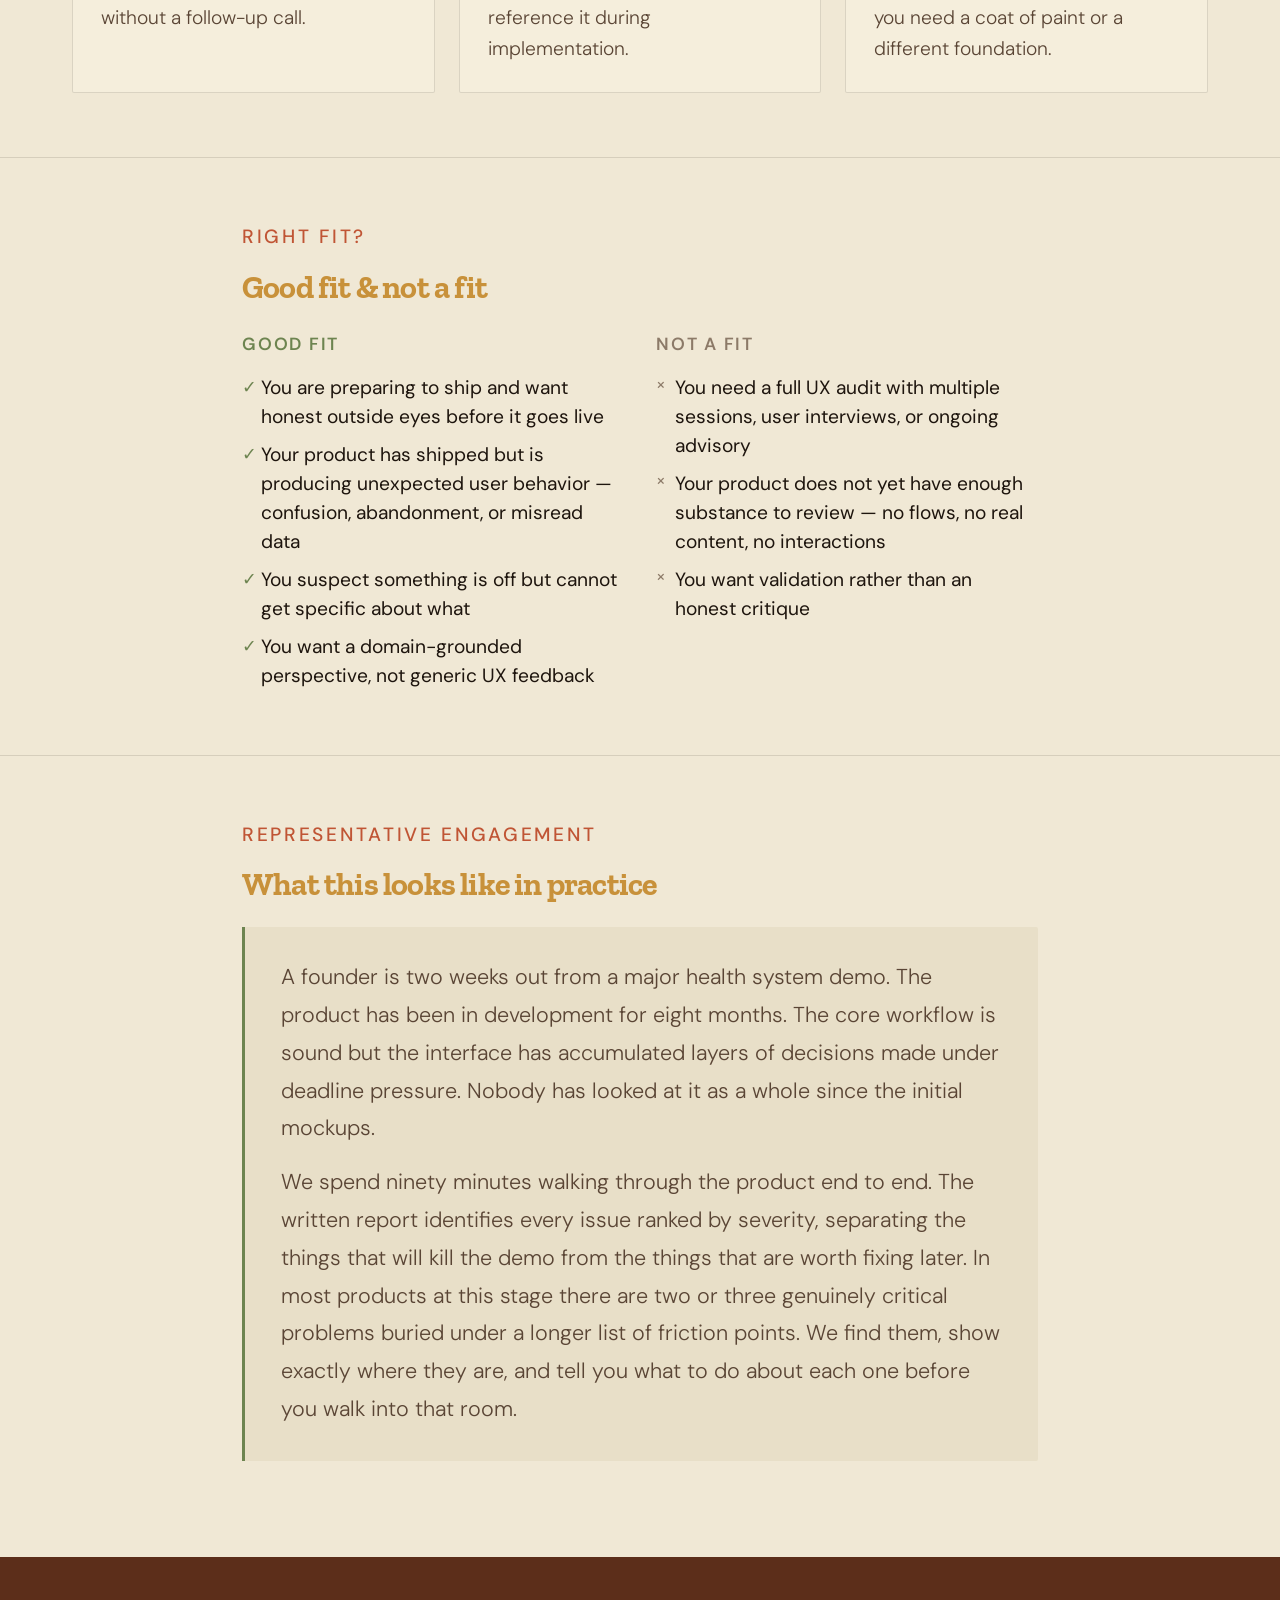
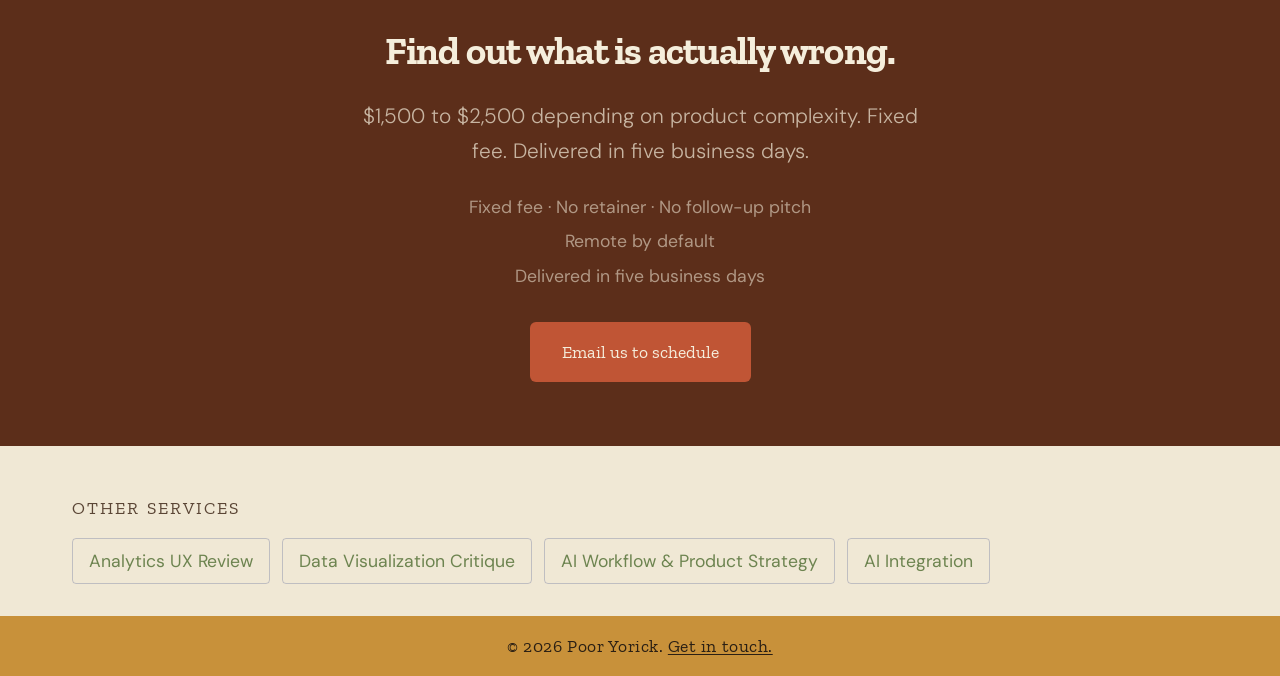
<file: service-clarity-review.html>
<!DOCTYPE html>
<html lang="en">
<head>
    <meta charset="UTF-8">
    <meta name="viewport" content="width=device-width, initial-scale=1.0">
    <title>Product Clarity Review | Poor Yorick</title>
    <meta name="description" content="One fixed-scope session. We tear down your product, dashboard, or data interface and tell you exactly what is working, what is not, and what to fix first. Poor Yorick.">
    <link rel="preconnect" href="https://fonts.googleapis.com">
    <link rel="preconnect" href="https://fonts.gstatic.com" crossorigin>
    <link href="https://fonts.googleapis.com/css2?family=Zilla+Slab:wght@700&family=DM+Sans:wght@300;400;500&family=DM+Mono:wght@300;400;500&display=swap" rel="stylesheet">
    <link href="https://fonts.googleapis.com/css2?family=Federo&family=Fraunces:ital,opsz,wght@0,9..144,100..900;1,9..144,100..900&family=Kings&family=Lavishly+Yours&family=Style+Script&display=swap" rel="stylesheet">
    <link rel="stylesheet" href="assets/css/styles.css">
    <link rel="icon" type="image/png" href="assets/img/favicon.gif">
</head>
<body class="service-page-v2">

    <nav class="site-nav">
        <div class="nav-inner">
            <a href="index.html" class="nav-brand">Poor Yorick</a>
            <button class="nav-toggle" aria-label="Toggle navigation">&#9776;</button>
            <ul class="nav-links">
                <li><a href="index.html">Home</a></li>
                <li><a href="portfolio.html">Work</a></li>
                <li><a href="consulting.html" class="active">Services</a></li>
                <li><a href="projects.html">Projects</a></li>
                <!--<li><a href="blog.html">Blog</a></li>-->
                <li><a href="about.html">About</a></li>
                <li><a href="mailto:heather@pooryorick.co" aria-label="Email" class="email-icon">&#9993;</a></li>
            </ul>
        </div>
    </nav>

    <div class="scroll-indicator" id="scrollIndicator"></div>

    <!-- ══ Hero ══ -->
    <section class="service-hero" style="background: #e37747;">
        <div class="service-hero__nav" id="serviceNav">
            <button class="service-hero__nav-toggle" aria-expanded="false" aria-controls="serviceNavMenu">Services</button>
            <ul class="service-hero__nav-menu" id="serviceNavMenu" style="background: #e37747;">
                <li><a href="service-analytics-ux.html">Analytics UX Review</a></li>
                <li><a href="service-dataviz.html">Data Visualization Critique</a></li>
                <li><a href="service-ai-strategy.html">AI Workflow &amp; Product Strategy</a></li>
                <li><a href="service-ai-integration.html">AI Integration</a></li>
                <li><a href="service-clinical-ai.html">Clinical AI Adoption</a></li>
                <li><a href="service-clarity-review.html" class="current">Product Clarity Review</a></li>
            </ul>
        </div>
        <div class="service-hero__inner">
            <div class="service-hero__copy">
                <h1 class="service-hero__title">Product Clarity Review</h1>
                <p class="service-hero__tagline">Most products do not fail because the team lacked talent. They fail because no one with outside experience looked at the thing honestly before it shipped. This is that look.</p>
                <p class="service-hero__for">For teams who want honest outside eyes before something ships — or after it lands wrong</p>
            </div>
            <div class="service-hero__media">
                <img src="assets/img/ux.jpg" alt="Product Clarity Review illustration">
            </div>
        </div>
    </section>

    <!-- ══ What this is ══ -->
    <section class="service-section">
        <div class="content-medium">
            <div class="divider-blocks" aria-hidden="true">
                <span></span><span></span><span></span>
            </div>
            <span class="service-section__label">Overview</span>
            <h2>What this is</h2>
            <p>A single, fixed-scope engagement. We spend 60 to 90 minutes tearing down your product, dashboard, or data interface. You get a written report and a recorded walkthrough. No ongoing commitment, no retainer, no follow-up pitch.</p>
            <p>What we look at depends on what you have. Analytics products get a structural read on how information is organized and where decisions break down. Clinical tools get evaluated against how real users behave under pressure. AI-facing interfaces get assessed for trust, transparency, and whether users will actually act on what the system tells them.</p>
        </div>
    </section>

    <hr class="divider-line">

    <!-- ══ What you get ══ (no "what we look at" — it varies by product) ══ -->
    <section class="service-section">
        <div class="content-wide">
            <div class="content-medium" style="padding: 0;">
                <span class="service-section__label">Deliverables</span>
                <h2>What you get</h2>
            </div>
            <div class="deliverable-grid reveal" style="--delay: 0s;">
                <div class="deliverable-card">
                    <span class="deliverable-card__name">Written findings</span>
                    <span class="deliverable-card__desc">Prioritized recommendations with rationale. Specific enough that your team can act on them without a follow-up call.</span>
                </div>
                <div class="deliverable-card">
                    <span class="deliverable-card__name">Recorded walkthrough</span>
                    <span class="deliverable-card__desc">A screen recording of the product review with live commentary. Your team can watch it, share it, and reference it during implementation.</span>
                </div>
                <div class="deliverable-card">
                    <span class="deliverable-card__name">Structural verdict</span>
                    <span class="deliverable-card__desc">A clear answer on whether the problems are surface-level or structural — so you know whether you need a coat of paint or a different foundation.</span>
                </div>
            </div>
        </div>
    </section>

    <hr class="divider-line">

    <!-- ══ Good fit / Not a fit ══ -->
    <section class="service-section">
        <div class="content-medium">
            <span class="service-section__label">Right fit?</span>
            <h2>Good fit &amp; not a fit</h2>
            <div class="fit-grid reveal" style="--delay: 0s;">
                <div class="fit-grid__col fit-grid__col--yes">
                    <h3>Good fit</h3>
                    <ul class="fit-list">
                        <li>You are preparing to ship and want honest outside eyes before it goes live</li>
                        <li>Your product has shipped but is producing unexpected user behavior — confusion, abandonment, or misread data</li>
                        <li>You suspect something is off but cannot get specific about what</li>
                        <li>You want a domain-grounded perspective, not generic UX feedback</li>
                    </ul>
                </div>
                <div class="fit-grid__col fit-grid__col--no">
                    <h3>Not a fit</h3>
                    <ul class="fit-list">
                        <li>You need a full UX audit with multiple sessions, user interviews, or ongoing advisory</li>
                        <li>Your product does not yet have enough substance to review — no flows, no real content, no interactions</li>
                        <li>You want validation rather than an honest critique</li>
                    </ul>
                </div>
            </div>
        </div>
    </section>

    <hr class="divider-line">

    <!-- ══ Representative engagement ══ -->
    <section class="service-section">
        <div class="content-medium">
            <span class="service-section__label">Representative engagement</span>
            <h2>What this looks like in practice</h2>
            <div class="engagement">
                <p class="engagement__situation">A founder is two weeks out from a major health system demo. The product has been in development for eight months. The core workflow is sound but the interface has accumulated layers of decisions made under deadline pressure. Nobody has looked at it as a whole since the initial mockups.</p>
                <p class="engagement__response">We spend ninety minutes walking through the product end to end. The written report identifies every issue ranked by severity, separating the things that will kill the demo from the things that are worth fixing later. In most products at this stage there are two or three genuinely critical problems buried under a longer list of friction points. We find them, show exactly where they are, and tell you what to do about each one before you walk into that room.</p>
            </div>
        </div>
    </section>

    <!-- ══ CTA ══ -->
    <section class="service-cta reveal" style="--delay: 0s;">
        <h2>Find out what is actually wrong.</h2>
        <p>$1,500 to $2,500 depending on product complexity. Fixed fee. Delivered in five business days.</p>
        <ul class="service-cta__notes">
            <li>Fixed fee · No retainer · No follow-up pitch</li>
            <li>Remote by default</li>
            <li>Delivered in five business days</li>
        </ul>
        <a href="mailto:heather@pooryorick.co?subject=Product%20Clarity%20Review%20Inquiry" class="btn btn-primary">Email us to schedule</a>
    </section>

    <!-- ══ Other services ══ -->
    <div class="service-page-others reveal" style="--delay: 0.1s;">
        <div class="content-wide">
            <h3>Other services</h3>
            <div class="service-others-grid">
                <a href="service-analytics-ux.html" class="service-other-link">Analytics UX Review</a>
                <a href="service-dataviz.html" class="service-other-link">Data Visualization Critique</a>
                <a href="service-ai-strategy.html" class="service-other-link">AI Workflow &amp; Product Strategy</a>
                <a href="service-ai-integration.html" class="service-other-link">AI Integration</a>
            </div>
        </div>
    </div>

    <!-- ══ Footer ══ -->
    <footer id="contact"><div class="footer-content"><p class="footer-copy">&copy; 2026 Poor Yorick. <a href="mailto:heather@pooryorick.co" class="contact-link">Get in touch.</a></p></div></footer>

    <script src="assets/js/main.js"></script>
</body>
</html>
</file>
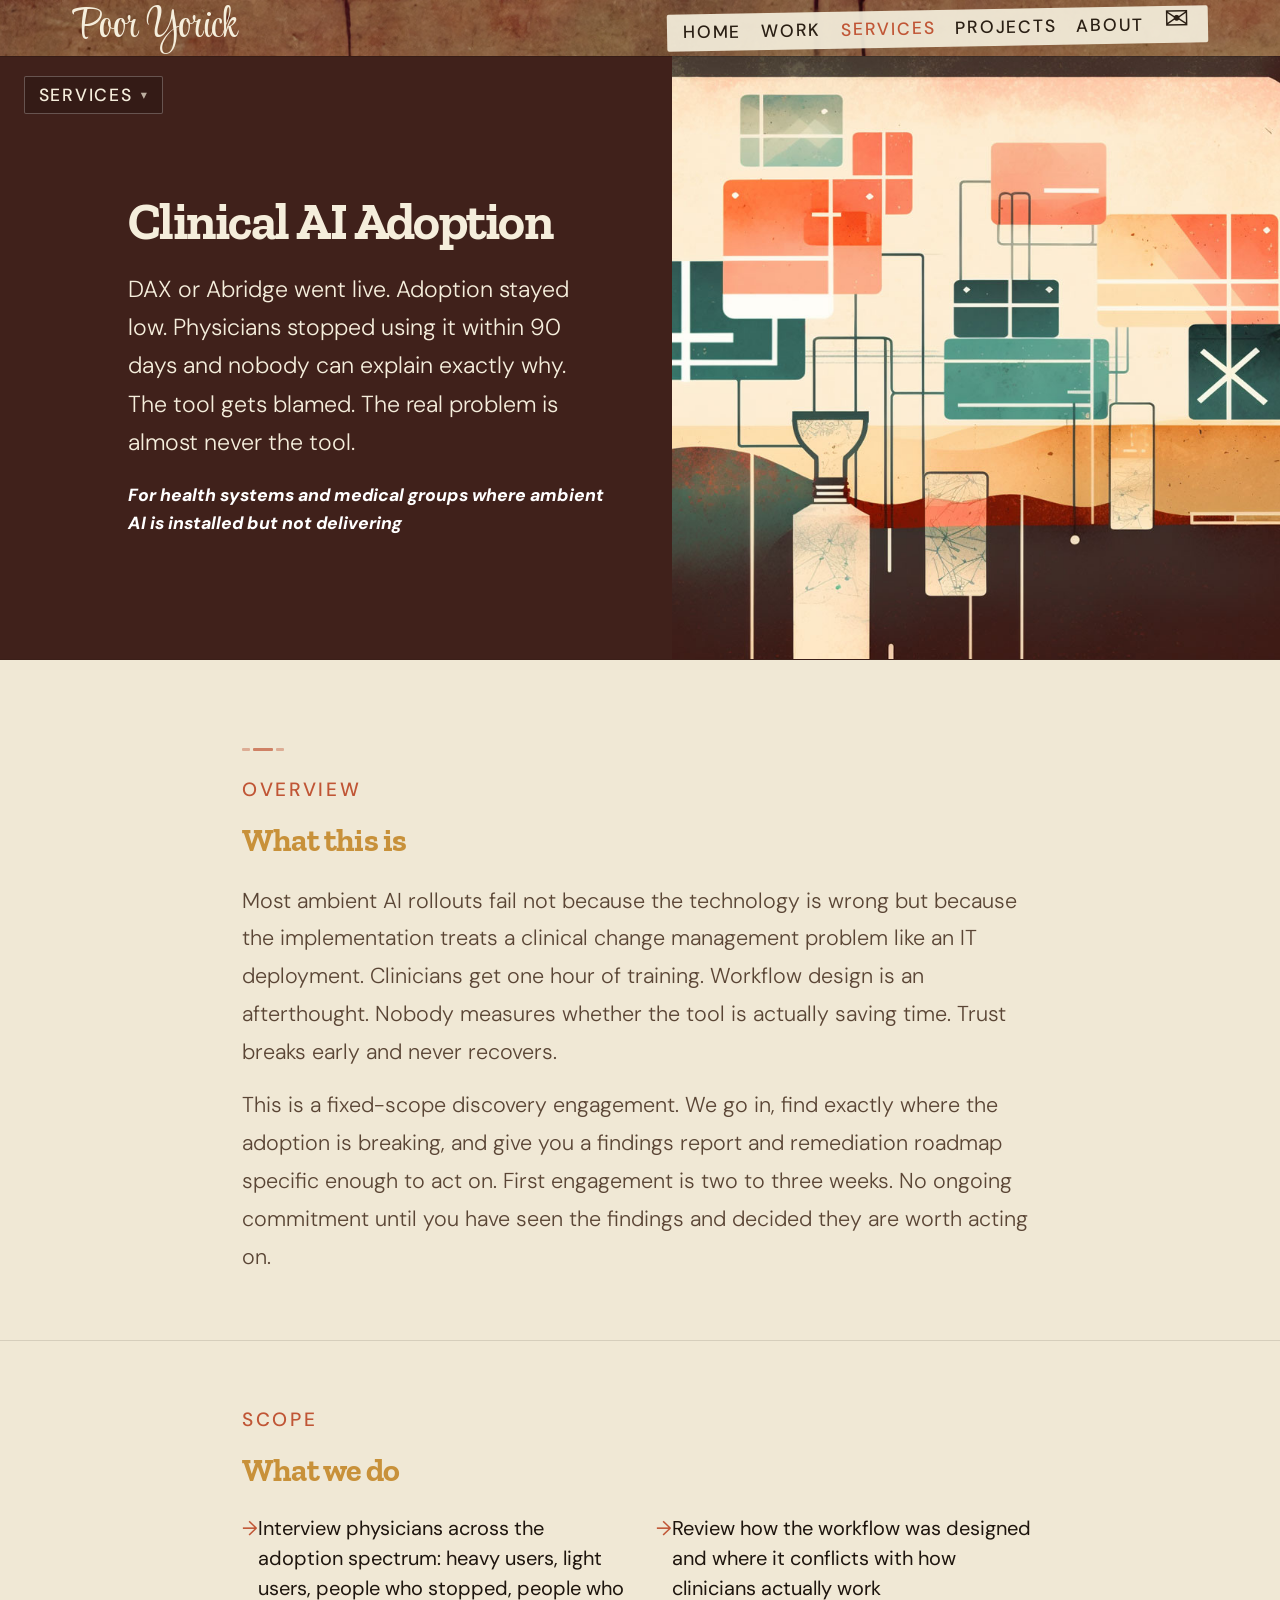
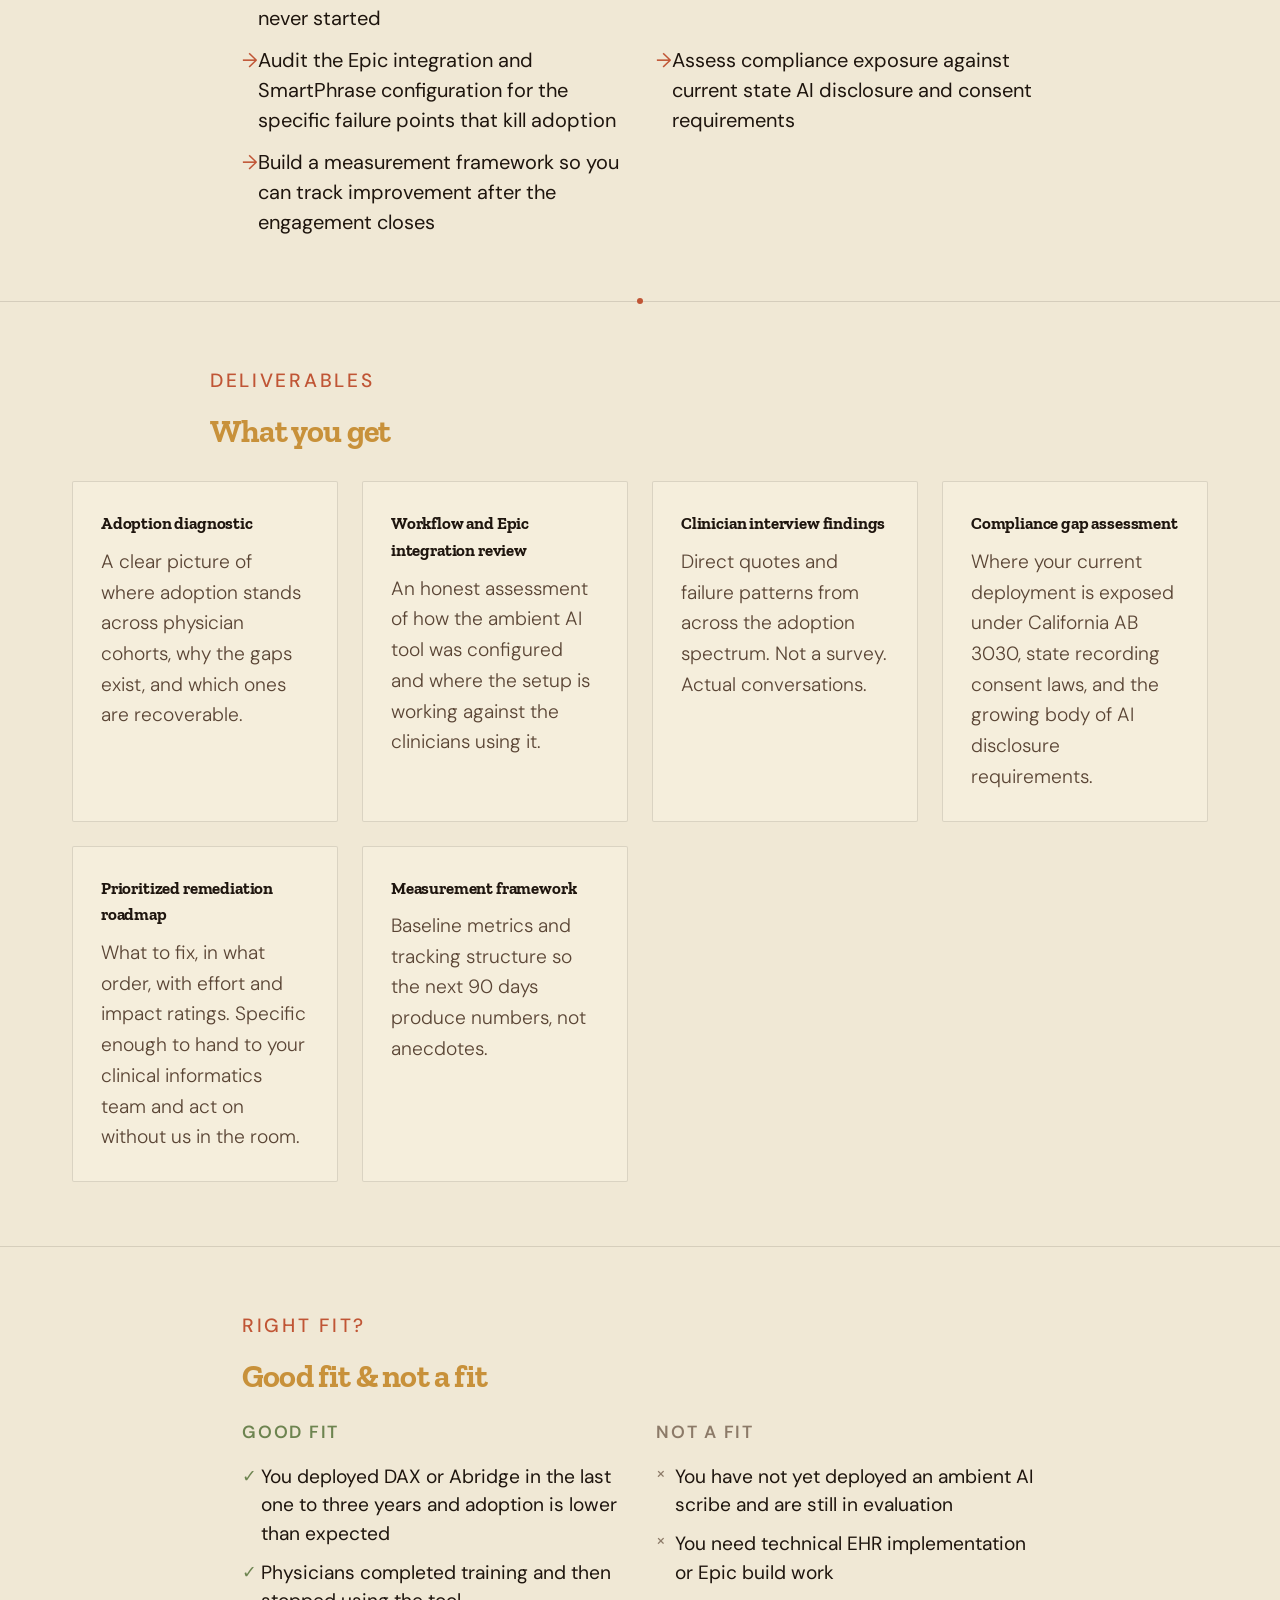
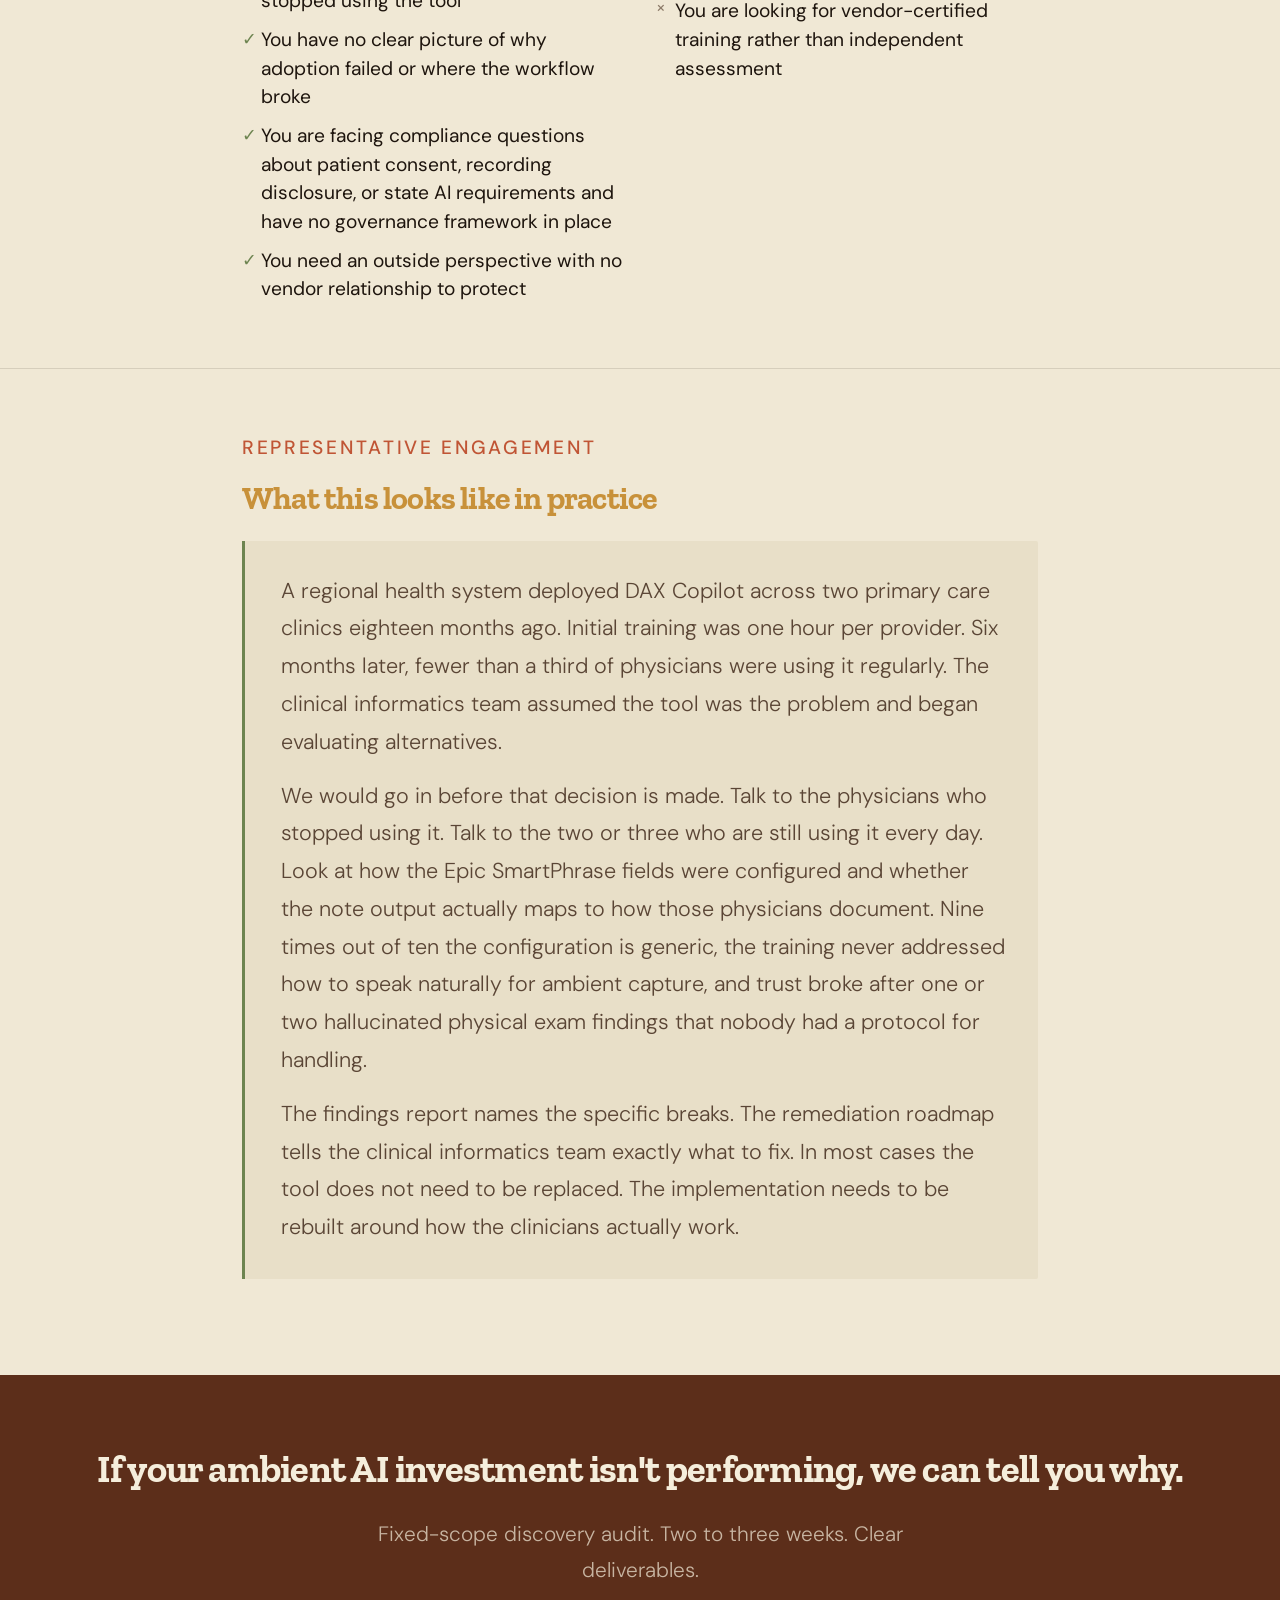
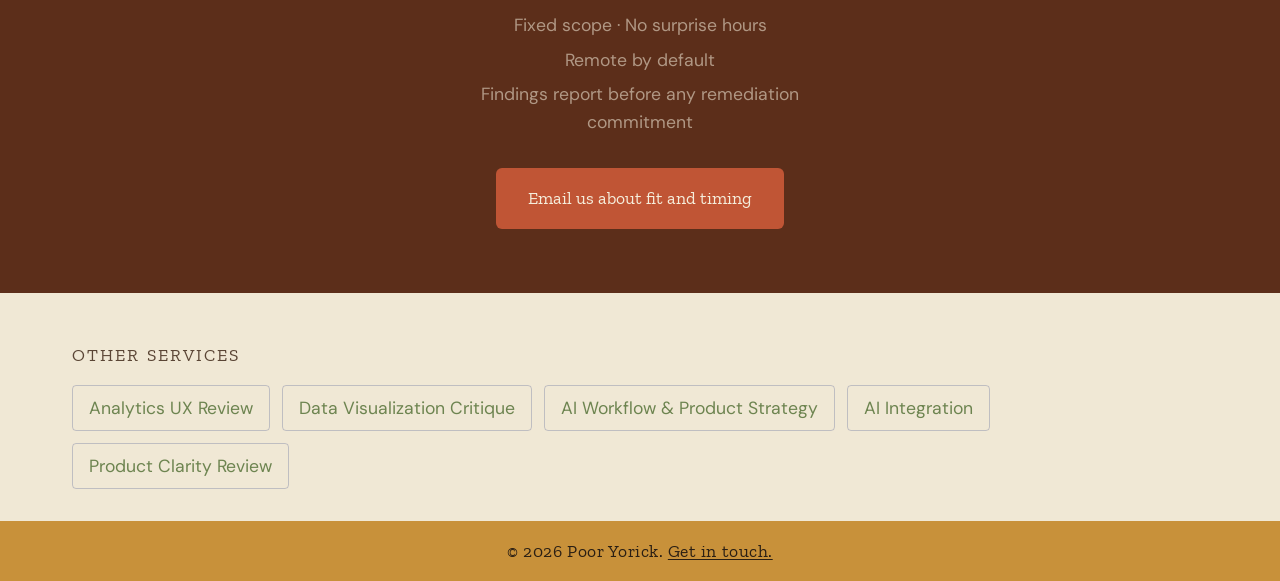
<file: service-clinical-ai.html>
<!DOCTYPE html>
<html lang="en">
<head>
    <meta charset="UTF-8">
    <meta name="viewport" content="width=device-width, initial-scale=1.0">
    <title>Clinical AI Adoption | Poor Yorick</title>
    <meta name="description" content="DAX or Abridge went live. Adoption stayed low. We find where the implementation broke and fix it. Poor Yorick.">
    <link rel="preconnect" href="https://fonts.googleapis.com">
    <link rel="preconnect" href="https://fonts.gstatic.com" crossorigin>
    <link href="https://fonts.googleapis.com/css2?family=Zilla+Slab:wght@700&family=DM+Sans:wght@300;400;500&family=DM+Mono:wght@300;400;500&display=swap" rel="stylesheet">
    <link href="https://fonts.googleapis.com/css2?family=Federo&family=Fraunces:ital,opsz,wght@0,9..144,100..900;1,9..144,100..900&family=Kings&family=Lavishly+Yours&family=Style+Script&display=swap" rel="stylesheet">
    <link rel="stylesheet" href="assets/css/styles.css">
    <link rel="icon" type="image/png" href="assets/img/favicon.gif">
</head>
<body class="service-page-v2">

    <nav class="site-nav">
        <div class="nav-inner">
            <a href="index.html" class="nav-brand">Poor Yorick</a>
            <button class="nav-toggle" aria-label="Toggle navigation">&#9776;</button>
            <ul class="nav-links">
                <li><a href="index.html">Home</a></li>
                <li><a href="portfolio.html">Work</a></li>
                <li><a href="consulting.html" class="active">Services</a></li>
                <li><a href="projects.html">Projects</a></li>
                <!--<li><a href="blog.html">Blog</a></li>-->
                <li><a href="about.html">About</a></li>
                <li><a href="mailto:heather@pooryorick.co" aria-label="Email" class="email-icon">&#9993;</a></li>
            </ul>
        </div>
    </nav>

    <div class="scroll-indicator" id="scrollIndicator"></div>

    <!-- ══ Hero ══ -->
    <section class="service-hero" style="background: #40211b;">
        <div class="service-hero__nav" id="serviceNav">
            <button class="service-hero__nav-toggle" aria-expanded="false" aria-controls="serviceNavMenu">Services</button>
            <ul class="service-hero__nav-menu" id="serviceNavMenu" style="background: #204d46;">
                <li><a href="service-analytics-ux.html">Analytics UX Review</a></li>
                <li><a href="service-dataviz.html">Data Visualization Critique</a></li>
                <li><a href="service-ai-strategy.html">AI Workflow &amp; Product Strategy</a></li>
                <li><a href="service-ai-integration.html">AI Integration</a></li>
                <li><a href="service-clinical-ai.html" class="current">Clinical AI Adoption</a></li>
                <li><a href="service-clarity-review.html">Product Clarity Review</a></li>
            </ul>
        </div>
        <div class="service-hero__inner">
            <div class="service-hero__copy">
                <h1 class="service-hero__title">Clinical AI Adoption</h1>
                <p class="service-hero__tagline">DAX or Abridge went live. Adoption stayed low. Physicians stopped using it within 90 days and nobody can explain exactly why. The tool gets blamed. The real problem is almost never the tool.</p>
                <p class="service-hero__for">For health systems and medical groups where ambient AI is installed but not delivering</p>
            </div>
            <div class="service-hero__media">
                <img src="assets/img/clinicalaiadoption.jpg" alt="Clinical AI Adoption illustration">
            </div>
        </div>
    </section>

    <!-- ══ What this is ══ -->
    <section class="service-section">
        <div class="content-medium">
            <div class="divider-blocks" aria-hidden="true">
                <span></span><span></span><span></span>
            </div>
            <span class="service-section__label">Overview</span>
            <h2>What this is</h2>
            <p>Most ambient AI rollouts fail not because the technology is wrong but because the implementation treats a clinical change management problem like an IT deployment. Clinicians get one hour of training. Workflow design is an afterthought. Nobody measures whether the tool is actually saving time. Trust breaks early and never recovers.</p>
            <p>This is a fixed-scope discovery engagement. We go in, find exactly where the adoption is breaking, and give you a findings report and remediation roadmap specific enough to act on. First engagement is two to three weeks. No ongoing commitment until you have seen the findings and decided they are worth acting on.</p>
        </div>
    </section>

    <hr class="divider-line">

    <!-- ══ What we do ══ -->
    <section class="service-section">
        <div class="content-medium">
            <span class="service-section__label">Scope</span>
            <h2>What we do</h2>
            <ul class="two-column-list">
                <li>Interview physicians across the adoption spectrum: heavy users, light users, people who stopped, people who never started</li>
                <li>Review how the workflow was designed and where it conflicts with how clinicians actually work</li>
                <li>Audit the Epic integration and SmartPhrase configuration for the specific failure points that kill adoption</li>
                <li>Assess compliance exposure against current state AI disclosure and consent requirements</li>
                <li>Build a measurement framework so you can track improvement after the engagement closes</li>
            </ul>
        </div>
    </section>

    <div class="divider-signal" aria-hidden="true"></div>

    <!-- ══ What you get ══ -->
    <section class="service-section">
        <div class="content-wide">
            <div class="content-medium" style="padding: 0;">
                <span class="service-section__label">Deliverables</span>
                <h2>What you get</h2>
            </div>
            <div class="deliverable-grid reveal" style="--delay: 0s;">
                <div class="deliverable-card">
                    <span class="deliverable-card__name">Adoption diagnostic</span>
                    <span class="deliverable-card__desc">A clear picture of where adoption stands across physician cohorts, why the gaps exist, and which ones are recoverable.</span>
                </div>
                <div class="deliverable-card">
                    <span class="deliverable-card__name">Workflow and Epic integration review</span>
                    <span class="deliverable-card__desc">An honest assessment of how the ambient AI tool was configured and where the setup is working against the clinicians using it.</span>
                </div>
                <div class="deliverable-card">
                    <span class="deliverable-card__name">Clinician interview findings</span>
                    <span class="deliverable-card__desc">Direct quotes and failure patterns from across the adoption spectrum. Not a survey. Actual conversations.</span>
                </div>
                <div class="deliverable-card">
                    <span class="deliverable-card__name">Compliance gap assessment</span>
                    <span class="deliverable-card__desc">Where your current deployment is exposed under California AB 3030, state recording consent laws, and the growing body of AI disclosure requirements.</span>
                </div>
                <div class="deliverable-card">
                    <span class="deliverable-card__name">Prioritized remediation roadmap</span>
                    <span class="deliverable-card__desc">What to fix, in what order, with effort and impact ratings. Specific enough to hand to your clinical informatics team and act on without us in the room.</span>
                </div>
                <div class="deliverable-card">
                    <span class="deliverable-card__name">Measurement framework</span>
                    <span class="deliverable-card__desc">Baseline metrics and tracking structure so the next 90 days produce numbers, not anecdotes.</span>
                </div>
            </div>
        </div>
    </section>

    <hr class="divider-line">

    <!-- ══ Good fit / Not a fit ══ -->
    <section class="service-section">
        <div class="content-medium">
            <span class="service-section__label">Right fit?</span>
            <h2>Good fit &amp; not a fit</h2>
            <div class="fit-grid reveal" style="--delay: 0s;">
                <div class="fit-grid__col fit-grid__col--yes">
                    <h3>Good fit</h3>
                    <ul class="fit-list">
                        <li>You deployed DAX or Abridge in the last one to three years and adoption is lower than expected</li>
                        <li>Physicians completed training and then stopped using the tool</li>
                        <li>You have no clear picture of why adoption failed or where the workflow broke</li>
                        <li>You are facing compliance questions about patient consent, recording disclosure, or state AI requirements and have no governance framework in place</li>
                        <li>You need an outside perspective with no vendor relationship to protect</li>
                    </ul>
                </div>
                <div class="fit-grid__col fit-grid__col--no">
                    <h3>Not a fit</h3>
                    <ul class="fit-list">
                        <li>You have not yet deployed an ambient AI scribe and are still in evaluation</li>
                        <li>You need technical EHR implementation or Epic build work</li>
                        <li>You are looking for vendor-certified training rather than independent assessment</li>
                    </ul>
                </div>
            </div>
        </div>
    </section>

    <hr class="divider-line">

    <!-- ══ Representative engagement ══ -->
    <section class="service-section">
        <div class="content-medium">
            <span class="service-section__label">Representative engagement</span>
            <h2>What this looks like in practice</h2>
            <div class="engagement">
                <p class="engagement__situation">A regional health system deployed DAX Copilot across two primary care clinics eighteen months ago. Initial training was one hour per provider. Six months later, fewer than a third of physicians were using it regularly. The clinical informatics team assumed the tool was the problem and began evaluating alternatives.</p>
                <p class="engagement__response">We would go in before that decision is made. Talk to the physicians who stopped using it. Talk to the two or three who are still using it every day. Look at how the Epic SmartPhrase fields were configured and whether the note output actually maps to how those physicians document. Nine times out of ten the configuration is generic, the training never addressed how to speak naturally for ambient capture, and trust broke after one or two hallucinated physical exam findings that nobody had a protocol for handling.</p>
                <p class="engagement__response">The findings report names the specific breaks. The remediation roadmap tells the clinical informatics team exactly what to fix. In most cases the tool does not need to be replaced. The implementation needs to be rebuilt around how the clinicians actually work.</p>
            </div>
        </div>
    </section>

    <!-- ══ CTA ══ -->
    <section class="service-cta reveal" style="--delay: 0s;">
        <h2>If your ambient AI investment isn't performing, we can tell you why.</h2>
        <p>Fixed-scope discovery audit. Two to three weeks. Clear deliverables.</p>
        <ul class="service-cta__notes">
            <li>Fixed scope · No surprise hours</li>
            <li>Remote by default</li>
            <li>Findings report before any remediation commitment</li>
        </ul>
        <a href="mailto:heather@pooryorick.co?subject=Clinical%20AI%20Adoption%20Inquiry" class="btn btn-primary">Email us about fit and timing</a>
    </section>

    <!-- ══ Other services ══ -->
    <div class="service-page-others reveal" style="--delay: 0.1s;">
        <div class="content-wide">
            <h3>Other services</h3>
            <div class="service-others-grid">
                <a href="service-analytics-ux.html" class="service-other-link">Analytics UX Review</a>
                <a href="service-dataviz.html" class="service-other-link">Data Visualization Critique</a>
                <a href="service-ai-strategy.html" class="service-other-link">AI Workflow &amp; Product Strategy</a>
                <a href="service-ai-integration.html" class="service-other-link">AI Integration</a>
                <a href="service-clarity-review.html" class="service-other-link">Product Clarity Review</a>
            </div>
        </div>
    </div>

    <!-- ══ Footer ══ -->
    <footer id="contact"><div class="footer-content"><p class="footer-copy">&copy; 2026 Poor Yorick. <a href="mailto:heather@pooryorick.co" class="contact-link">Get in touch.</a></p></div></footer>

    <script src="assets/js/main.js"></script>
</body>
</html>
</file>
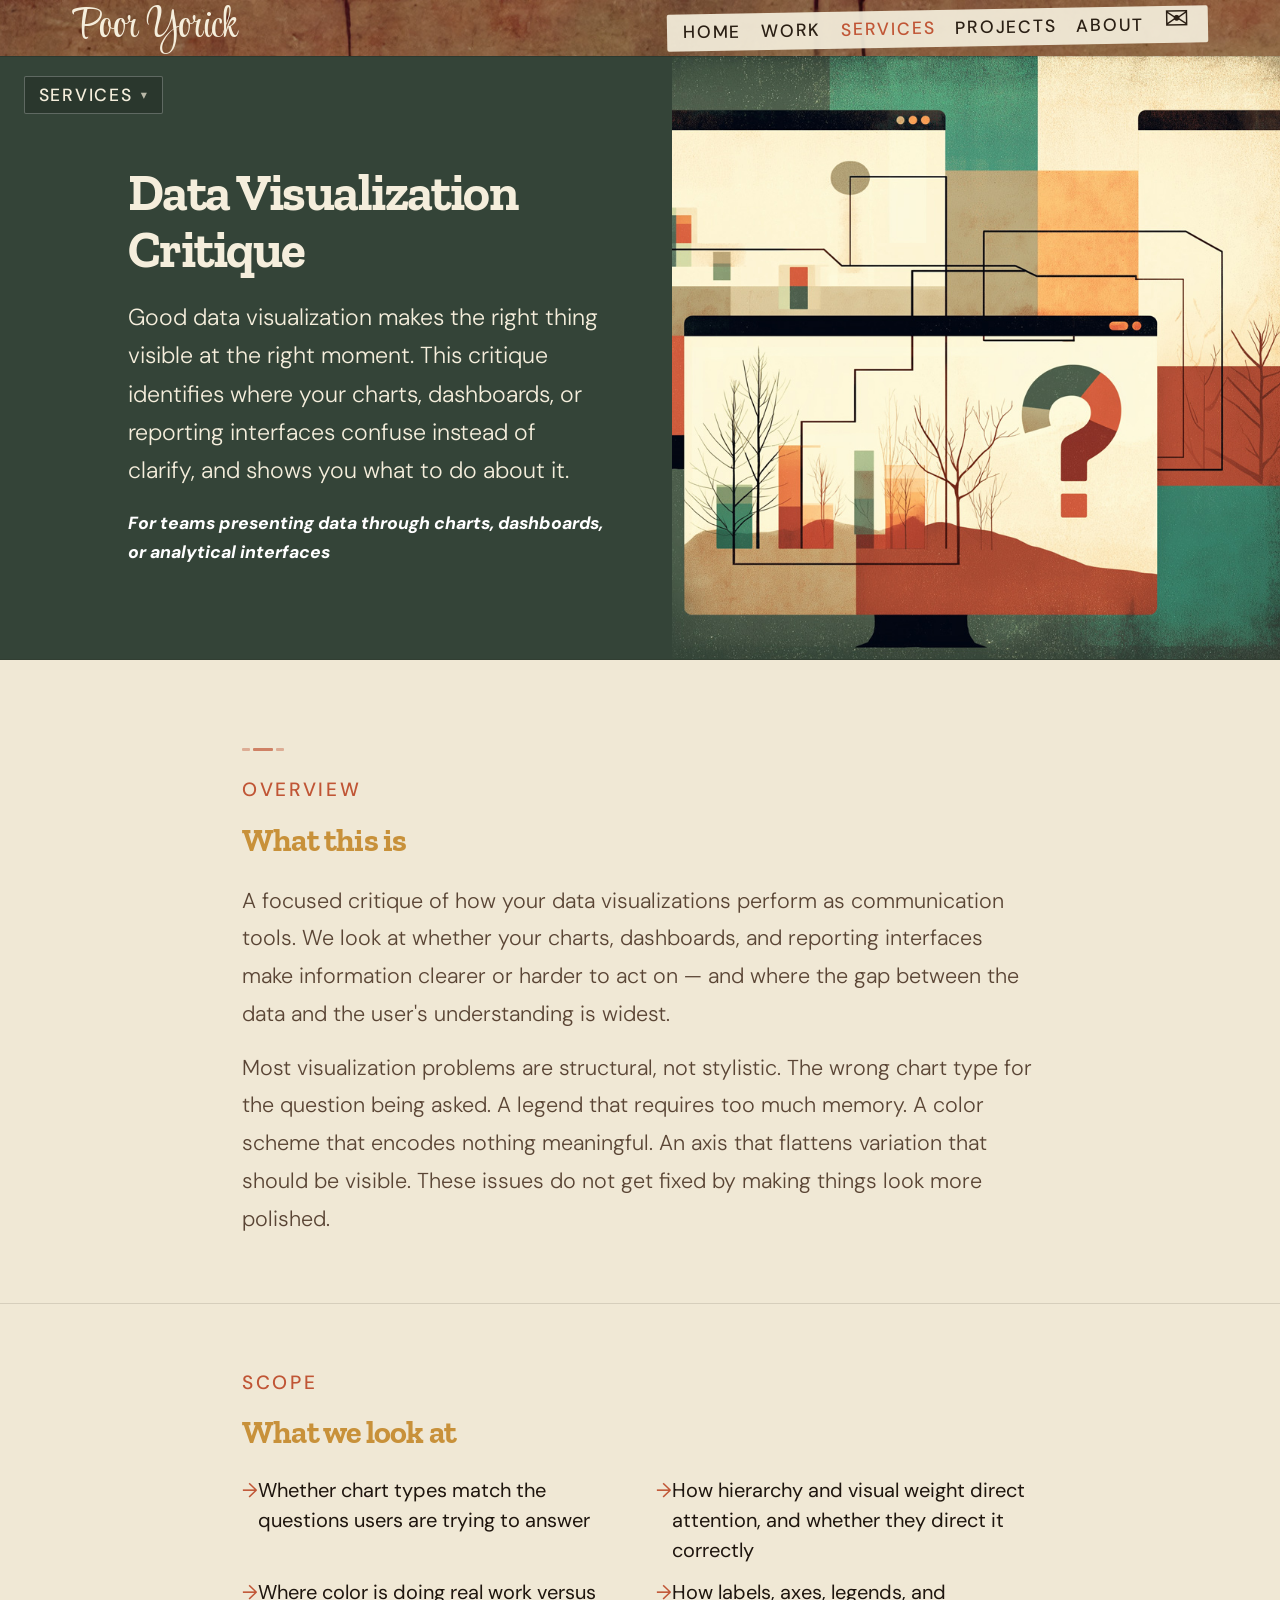
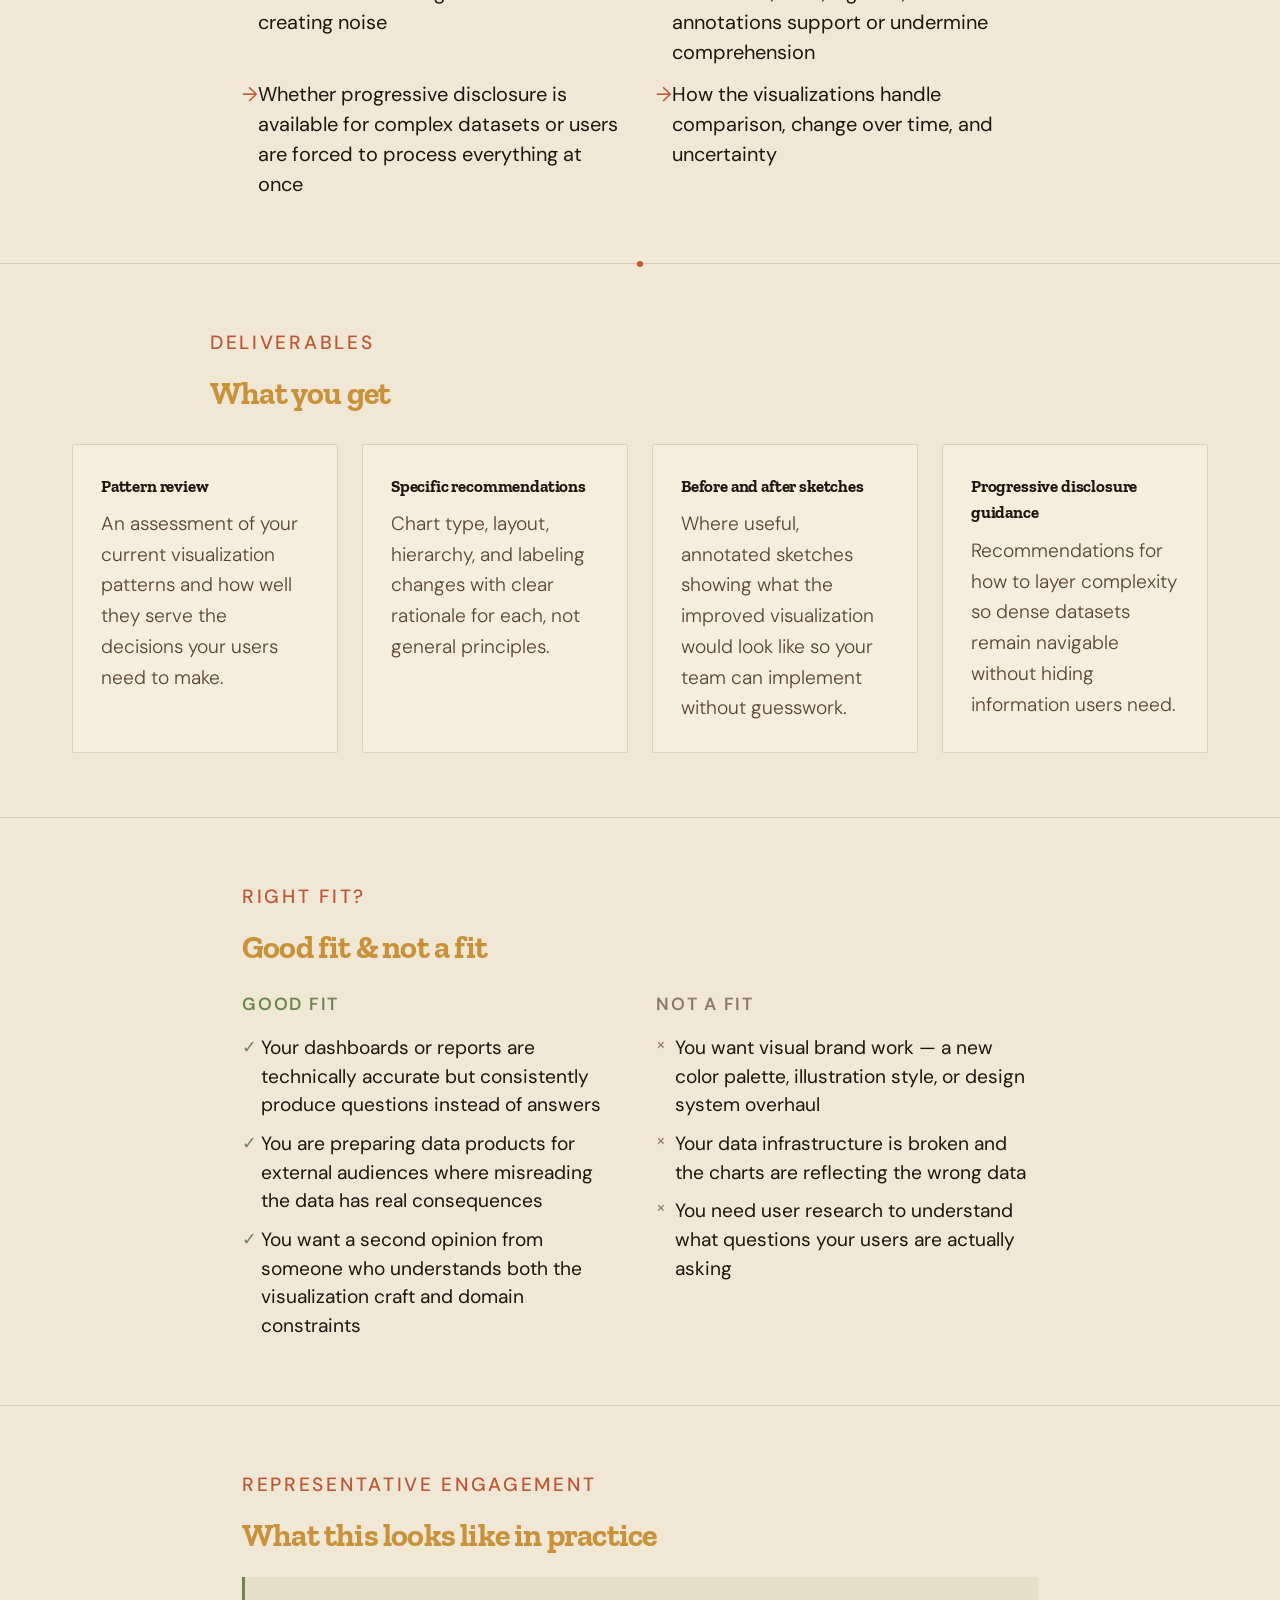
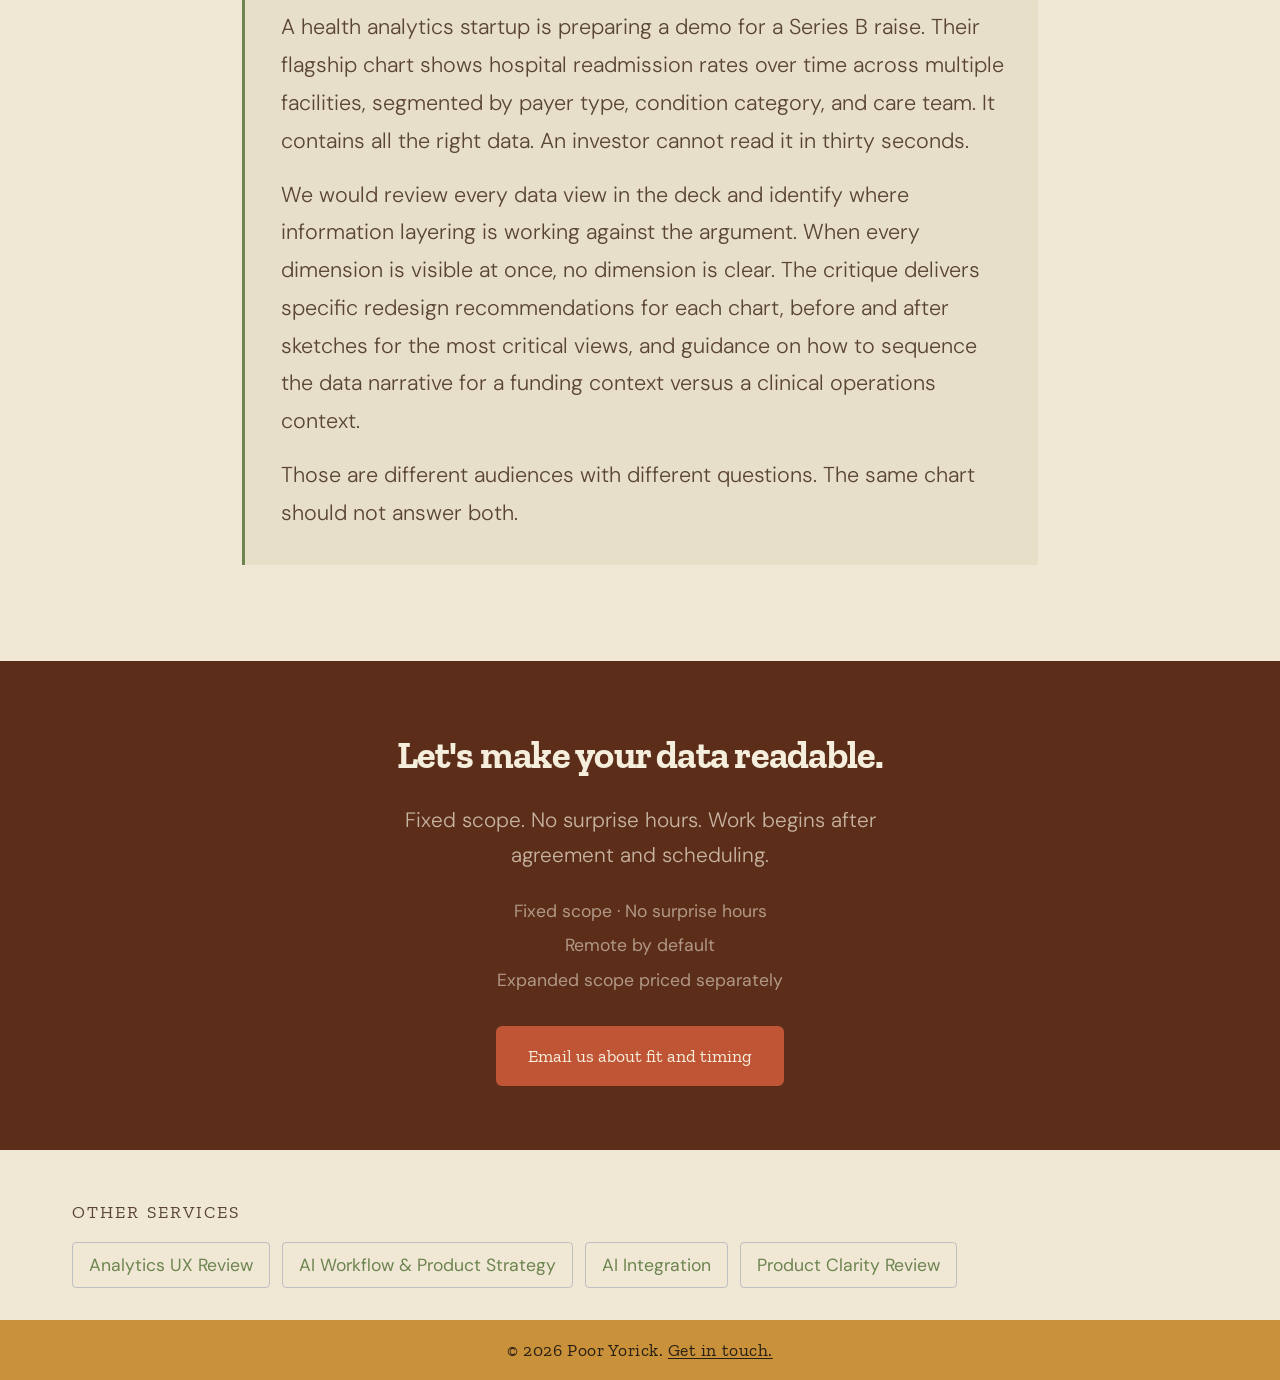
<file: service-dataviz.html>
<!DOCTYPE html>
<html lang="en">
<head>
    <meta charset="UTF-8">
    <meta name="viewport" content="width=device-width, initial-scale=1.0">
    <title>Data Visualization Critique | Poor Yorick</title>
    <meta name="description" content="We identify where your charts, dashboards, or reporting interfaces confuse instead of clarify, and show you what to do about it. Poor Yorick.">
    <link rel="preconnect" href="https://fonts.googleapis.com">
    <link rel="preconnect" href="https://fonts.gstatic.com" crossorigin>
    <link href="https://fonts.googleapis.com/css2?family=Zilla+Slab:wght@700&family=DM+Sans:wght@300;400;500&family=DM+Mono:wght@300;400;500&display=swap" rel="stylesheet">
    <link href="https://fonts.googleapis.com/css2?family=Federo&family=Fraunces:ital,opsz,wght@0,9..144,100..900;1,9..144,100..900&family=Kings&family=Lavishly+Yours&family=Style+Script&display=swap" rel="stylesheet">
    <link rel="stylesheet" href="assets/css/styles.css">
    <link rel="icon" type="image/png" href="assets/img/favicon.gif">
</head>
<body class="service-page-v2">

    <nav class="site-nav">
        <div class="nav-inner">
            <a href="index.html" class="nav-brand">Poor Yorick</a>
            <button class="nav-toggle" aria-label="Toggle navigation">&#9776;</button>
            <ul class="nav-links">
                <li><a href="index.html">Home</a></li>
                <li><a href="portfolio.html">Work</a></li>
                <li><a href="consulting.html" class="active">Services</a></li>
                <li><a href="projects.html">Projects</a></li>
                <!--<li><a href="blog.html">Blog</a></li>-->
                <li><a href="about.html">About</a></li>
                <li><a href="mailto:heather@pooryorick.co" aria-label="Email" class="email-icon">&#9993;</a></li>
            </ul>
        </div>
    </nav>

    <div class="scroll-indicator" id="scrollIndicator"></div>

    <!-- ══ Hero ══ -->
    <section class="service-hero" style="background-color: #344438">
        <div class="service-hero__nav" id="serviceNav">
            <button class="service-hero__nav-toggle" aria-expanded="false" aria-controls="serviceNavMenu">Services</button>
            <ul class="service-hero__nav-menu" id="serviceNavMenu" style="background: #344438;">
                <li><a href="service-analytics-ux.html">Analytics UX Review</a></li>
                <li><a href="service-dataviz.html" class="current">Data Visualization Critique</a></li>
                <li><a href="service-ai-strategy.html">AI Workflow &amp; Product Strategy</a></li>
                <li><a href="service-ai-integration.html">AI Integration</a></li>
                <li><a href="service-clinical-ai.html">Clinical AI Adoption</a></li>
                <li><a href="service-clarity-review.html">Product Clarity Review</a></li>
            </ul>
        </div>
        <div class="service-hero__inner">
            <div class="service-hero__copy">
                <h1 class="service-hero__title">Data Visualization Critique</h1>
                <p class="service-hero__tagline">Good data visualization makes the right thing visible at the right moment. This critique identifies where your charts, dashboards, or reporting interfaces confuse instead of clarify, and shows you what to do about it.</p>
                <p class="service-hero__for">For teams presenting data through charts, dashboards, or analytical interfaces</p>
            </div>
            <div class="service-hero__media">
                <img src="assets/img/dataviz.jpg" alt="Data Visualization Critique illustration">
            </div>
        </div>
    </section>

    <!-- ══ What this is ══ -->
    <section class="service-section">
        <div class="content-medium">
            <div class="divider-blocks" aria-hidden="true">
                <span></span><span></span><span></span>
            </div>
            <span class="service-section__label">Overview</span>
            <h2>What this is</h2>
            <p>A focused critique of how your data visualizations perform as communication tools. We look at whether your charts, dashboards, and reporting interfaces make information clearer or harder to act on — and where the gap between the data and the user's understanding is widest.</p>
            <p>Most visualization problems are structural, not stylistic. The wrong chart type for the question being asked. A legend that requires too much memory. A color scheme that encodes nothing meaningful. An axis that flattens variation that should be visible. These issues do not get fixed by making things look more polished.</p>
        </div>
    </section>

    <hr class="divider-line">

    <!-- ══ What we look at ══ -->
    <section class="service-section">
        <div class="content-medium">
            <span class="service-section__label">Scope</span>
            <h2>What we look at</h2>
            <ul class="two-column-list">
                <li>Whether chart types match the questions users are trying to answer</li>
                <li>How hierarchy and visual weight direct attention, and whether they direct it correctly</li>
                <li>Where color is doing real work versus creating noise</li>
                <li>How labels, axes, legends, and annotations support or undermine comprehension</li>
                <li>Whether progressive disclosure is available for complex datasets or users are forced to process everything at once</li>
                <li>How the visualizations handle comparison, change over time, and uncertainty</li>
            </ul>
        </div>
    </section>

    <div class="divider-signal" aria-hidden="true"></div>

    <!-- ══ What you get ══ -->
    <section class="service-section">
        <div class="content-wide">
            <div class="content-medium" style="padding: 0;">
                <span class="service-section__label">Deliverables</span>
                <h2>What you get</h2>
            </div>
            <div class="deliverable-grid reveal" style="--delay: 0s;">
                <div class="deliverable-card">
                    <span class="deliverable-card__name">Pattern review</span>
                    <span class="deliverable-card__desc">An assessment of your current visualization patterns and how well they serve the decisions your users need to make.</span>
                </div>
                <div class="deliverable-card">
                    <span class="deliverable-card__name">Specific recommendations</span>
                    <span class="deliverable-card__desc">Chart type, layout, hierarchy, and labeling changes with clear rationale for each, not general principles.</span>
                </div>
                <div class="deliverable-card">
                    <span class="deliverable-card__name">Before and after sketches</span>
                    <span class="deliverable-card__desc">Where useful, annotated sketches showing what the improved visualization would look like so your team can implement without guesswork.</span>
                </div>
                <div class="deliverable-card">
                    <span class="deliverable-card__name">Progressive disclosure guidance</span>
                    <span class="deliverable-card__desc">Recommendations for how to layer complexity so dense datasets remain navigable without hiding information users need.</span>
                </div>
            </div>
        </div>
    </section>

    <hr class="divider-line">

    <!-- ══ Good fit / Not a fit ══ -->
    <section class="service-section">
        <div class="content-medium">
            <span class="service-section__label">Right fit?</span>
            <h2>Good fit &amp; not a fit</h2>
            <div class="fit-grid reveal" style="--delay: 0s;">
                <div class="fit-grid__col fit-grid__col--yes">
                    <h3>Good fit</h3>
                    <ul class="fit-list">
                        <li>Your dashboards or reports are technically accurate but consistently produce questions instead of answers</li>
                        <li>You are preparing data products for external audiences where misreading the data has real consequences</li>
                        <li>You want a second opinion from someone who understands both the visualization craft and domain constraints</li>
                    </ul>
                </div>
                <div class="fit-grid__col fit-grid__col--no">
                    <h3>Not a fit</h3>
                    <ul class="fit-list">
                        <li>You want visual brand work — a new color palette, illustration style, or design system overhaul</li>
                        <li>Your data infrastructure is broken and the charts are reflecting the wrong data</li>
                        <li>You need user research to understand what questions your users are actually asking</li>
                    </ul>
                </div>
            </div>
        </div>
    </section>

    <hr class="divider-line">

    <!-- ══ Representative engagement ══ -->
    <section class="service-section">
        <div class="content-medium">
            <span class="service-section__label">Representative engagement</span>
            <h2>What this looks like in practice</h2>
            <div class="engagement">
                <p class="engagement__situation">A health analytics startup is preparing a demo for a Series B raise. Their flagship chart shows hospital readmission rates over time across multiple facilities, segmented by payer type, condition category, and care team. It contains all the right data. An investor cannot read it in thirty seconds.</p>
                <p class="engagement__response">We would review every data view in the deck and identify where information layering is working against the argument. When every dimension is visible at once, no dimension is clear. The critique delivers specific redesign recommendations for each chart, before and after sketches for the most critical views, and guidance on how to sequence the data narrative for a funding context versus a clinical operations context.</p>
                <p class="engagement__response">Those are different audiences with different questions. The same chart should not answer both.</p>
            </div>
        </div>
    </section>

    <!-- ══ CTA ══ -->
    <section class="service-cta reveal" style="--delay: 0s;">
        <h2>Let's make your data readable.</h2>
        <p>Fixed scope. No surprise hours. Work begins after agreement and scheduling.</p>
        <ul class="service-cta__notes">
            <li>Fixed scope · No surprise hours</li>
            <li>Remote by default</li>
            <li>Expanded scope priced separately</li>
        </ul>
        <a href="mailto:heather@pooryorick.co?subject=Data%20Visualization%20Critique%20Inquiry" class="btn btn-primary">Email us about fit and timing</a>
    </section>

    <!-- ══ Other services ══ -->
    <div class="service-page-others reveal" style="--delay: 0.1s;">
        <div class="content-wide">
            <h3>Other services</h3>
            <div class="service-others-grid">
                <a href="service-analytics-ux.html" class="service-other-link">Analytics UX Review</a>
                <a href="service-ai-strategy.html" class="service-other-link">AI Workflow &amp; Product Strategy</a>
                <a href="service-ai-integration.html" class="service-other-link">AI Integration</a>
                <a href="service-clarity-review.html" class="service-other-link">Product Clarity Review</a>
            </div>
        </div>
    </div>

    <!-- ══ Footer ══ -->
    <footer id="contact"><div class="footer-content"><p class="footer-copy">&copy; 2026 Poor Yorick. <a href="mailto:heather@pooryorick.co" class="contact-link">Get in touch.</a></p></div></footer>

    <script src="assets/js/main.js"></script>
</body>
</html>
</file>
<file: assets/css/styles.css>
/* Poor Yorick — Design System
   Color palette sampled from hero illustration
   Fonts: Zilla Slab (wordmark) · DM Sans (body) · DM Mono (labels/nav)
   Google Fonts import:
   https://fonts.googleapis.com/css2?family=Zilla+Slab:wght@700&family=DM+Sans:wght@300;400;500&family=DM+Mono:wght@300;400;500&display=swap

   Optional display fonts (loaded separately in <head>):
   https://fonts.googleapis.com/css2?family=Federo&family=Fraunces:ital,opsz,wght@0,9..144,100..900;1,9..144,100..900&family=Kings&family=Lavishly+Yours&family=Style+Script&display=swap
*/

:root {

  /* SOURCE PALETTE — extracted from illustration */
  --color-bark:        #1e150e;   /* Hero bg, deep ink */
  --color-terracotta:  #c05535;   /* Primary accent, CTA buttons */
  --color-teal:        #6d8450;   /* Secondary accent */
  --color-ochre:       #c8913a;   /* Tertiary accent, tags, labels */
  --color-linen:       #f5eedc;   /* Light text on dark, light surface */

  /* PAGE BACKGROUNDS — not white */
  --bg-default:        #f0e8d5;   /* Warm Parchment — default page bg */
  --bg-alt:            #e8dfc8;   /* Aged Paper — alternate section bg (work) */
  --bg-dark:           #2a1f14;   /* Dark Soil — footer, dark sections */
  --bg-services:       #4a5c35;   /* Deep Olive — services section */
  --bg-cta:            #5c2e1a;   /* Burnt Sienna — CTA section */

  /* TEXT */
  --text-primary:      #1e150e;   /* Main body text on light backgrounds */
  --text-secondary:    #5a4535;   /* Secondary text on light backgrounds */
  --text-muted:        #8c7a68;   /* Labels, metadata on light backgrounds */
  --text-light:        #f5eedc;   /* Primary text on dark backgrounds */
  --text-light-muted:  rgba(245, 238, 220, 0.55); /* Secondary on dark */

  /* BORDERS & RULES */
  --rule-light:        rgba(30, 21, 14, 0.12);  /* Dividers on light bg */
  --rule-dark:         rgba(245, 238, 220, 0.15); /* Dividers on dark bg */

  /* BUTTONS */
  --btn-primary-bg:    #c05535;   /* Terracotta */
  --btn-primary-text:  #f5eedc;   /* Linen */
  --btn-ghost-text:    #f5eedc;   /* Ghost on dark bg */

  /* HERO OVERLAY */
  --hero-gradient-start: rgba(20, 14, 10, 0.92); /* Bottom of gradient band */
  --hero-gradient-end:   rgba(20, 14, 10, 0.00); /* Top of gradient band */
  --hero-wordmark:       rgba(245, 238, 220, 0.95);
  --hero-meta:           rgba(245, 238, 220, 0.55);
  --nav-card-bg:         rgba(245, 238, 220, 0.92);
  --nav-card-text:       #2a1f14;

  /* TYPOGRAPHY */
  --font-display:  'Zilla Slab', Georgia, serif;     /* Wordmark only */
  --font-body:     'DM Sans', system-ui, sans-serif; /* All body copy */
  --font-mono:     'Zilla Slab', Georgia, serif;             /* Nav, labels, metadata */

  /* SECTION MAP — for reference */
  /* [hero]         illustration bg + gradient overlay     */
  /* [credentials]  --bg-default (#f0e8d5)                 */
  /* [services]     --bg-services (#4a5c35)                */
  /* [work]         --bg-alt (#e8dfc8)                     */
  /* [cta]          --bg-cta (#5c2e1a)                     */
  /* [footer]       --bg-dark (#2a1f14)                    */

  /* LEGACY ALIASES — keeps existing rules from breaking */
  --primary:       var(--bg-default);
  --accent:        var(--color-teal);
  --accent-warm:   var(--color-terracotta);
  --accent-gold:   var(--color-ochre);
  --text:          var(--text-primary);
  --text-dim:      var(--text-secondary);
  --surface:       var(--bg-default);
  --surface-elevated: var(--color-linen);
  --hero-dark:     var(--bg-dark);
  --rust:          var(--color-terracotta);
  --teal:          var(--color-teal);
  --ochre:         var(--color-ochre);
  --cream:         var(--color-linen);
}

* {
    margin: 0;
    padding: 0;
    box-sizing: border-box;
}

p {
    font-size: 1.3rem;
}

body {
    font-family: var(--font-body);
    /*background: url('../img/bkgd.png') top center no-repeat,
                url('../img/footer-bkgd.png') bottom center no-repeat;*/
    background-size: contain, contain;
    background-attachment: scroll, scroll;
    background-color: var(--primary);
    color: var(--text);
    line-height: 1.6;
    overflow-x: hidden;
    padding-top: 0;
}

h1, h2, h3 {
    font-family: var(--font-display);
    font-weight: 800;
    letter-spacing: -0.03em;
    padding-top: 15px;
    color: var(--color-ochre);
    font-size: 200%;
}

.container {
    max-width: 1200px;
    margin: 150px auto 0;
    padding: 0 2rem;
    position: relative;
    z-index: 1;
    background: transparent;
}

/* When hero is a sibling above the container, no top margin needed */
header.hero + .container {
    margin-top: 0;
}

/* ── Site Navigation ── */
.site-nav {
    position: fixed;
    top: 0;
    left: 0;
    right: 0;
    z-index: 900;
    background: url('../img/topheader-bkgd') center center / cover no-repeat;
    border-bottom: 1px solid rgba(0, 0, 0, 0.15);
}

.site-nav .nav-inner {
    max-width: 1200px;
    margin: 0 auto;
    padding: 0 2rem;
    display: flex;
    align-items: center;
    justify-content: space-between;
    height: 56px;
}

.nav-brand {
    font-family: "Style Script", cursive;
    font-weight: 400;
    font-style: normal;
    font-size: 2.6rem;
    color: var(--color-linen);
    text-decoration: none;
    white-space: nowrap;
    line-height: 1;
}

.nav-brand:visited {
    color: var(--color-linen);
}

.site-nav .nav-links {
    display: flex;
    gap: 1.25rem;
    align-items: center;
    list-style: none;
    background: rgba(245, 238, 220, 0.92);
    padding: 0.5rem 1rem;
    border-radius: 2px;
    transform: rotate(-1deg);
    line-height:1rem;
}

.site-nav .nav-links a {
    font-family: var(--font-body);
    font-size: 1.1rem;
    font-weight: 500;
    color: #2a1f14;
    text-decoration: none;
    transition: opacity 0.15s;
    letter-spacing: 0.1em;
    text-transform: uppercase;
}

.site-nav .nav-links a:hover {
    opacity: 0.6;
}

.site-nav .nav-links a:visited {
    color: #2a1f14;
}

a:visited {
    color: var(--accent);
}

.site-nav .nav-links a:active,
.site-nav .nav-links a.active {
    color: var(--color-terracotta);
}

/* ── Nav Dropdowns ── */
.nav-dropdown {
    position: relative;
}

.nav-dropdown > a {
    cursor: default;
}

.nav-dropdown > a::after {
    content: ' ▾';
    font-size: 0.6em;
}

.nav-dropdown-menu {
    display: none;
    position: absolute;
    top: 100%;
    left: 50%;
    transform: translateX(-50%);
    background: transparent;
    backdrop-filter: none;
    border: none;
    border-radius: 6px;
    padding: 0.5rem 0;
    min-width: 140px;
    box-shadow: none;
    z-index: 1000;
    list-style: none;
    margin-top: 0;
    padding-top: 0.75rem;
}

/* Invisible bridge so hover doesn't break between trigger and menu */
.nav-dropdown::after {
    content: '';
    position: absolute;
    top: 100%;
    left: 0;
    right: 0;
    height: 0.5rem;
}


.nav-dropdown:hover .nav-dropdown-menu,
.nav-dropdown.open .nav-dropdown-menu {
    display: block;
}

.nav-dropdown-menu li {
    padding: 0;
}

.nav-dropdown-menu a {
    display: block;
    padding: 0.4rem 1rem;
    font-size: 1.1rem !important;
    white-space: nowrap;
}

.nav-dropdown-menu a:hover {
    background: rgba(0, 0, 0, 0.04);
}

.nav-toggle {
    display: none;
    background: none;
    border: none;
    cursor: pointer;
    padding: 0.5rem;
    color: var(--color-linen);
    font-size: 1.25rem;
}

.email-icon {
    font-size: 30px !important;
    color: var(--accent);
    transition: color 0.2s ease;
    position: relative;
    top: -3px;
}
/* ── Header ── */
header {
    padding: 4rem 0 8rem;
    position: relative;
}

.header-content {
    display: flex;
    justify-content: space-between;
    align-items: flex-start;
    gap: 4rem;
}

.header-text {
    flex: 1;
}

.page-home .site-nav { display: none; }

/* ── Hero (Homepage) ── */
header.hero {
    position: relative;
    width: 100vw;
    left: 50%;
    margin-left: -50vw;
    min-height: 100vh;
    background-image: url('../img/hero-banner.jpg');
    background-size: cover;
    background-position: center center;
    background-repeat: no-repeat;
    display: block;
    overflow: hidden;
}

/* Grain texture */
.hero-grain {
    position: absolute;
    inset: 0;
    z-index: 1;
    pointer-events: none;
    opacity: 0.18;
    background-image: url("data:image/svg+xml,%3Csvg viewBox='0 0 256 256' xmlns='http://www.w3.org/2000/svg'%3E%3Cfilter id='noise'%3E%3CfeTurbulence type='fractalNoise' baseFrequency='0.9' numOctaves='4' stitchTiles='stitch'/%3E%3C/filter%3E%3Crect width='100%25' height='100%25' filter='url(%23noise)'/%3E%3C/svg%3E");
    background-repeat: repeat;
    background-size: 200px 200px;
}

/* Gradient band from bottom */
.hero-gradient {
    position: absolute;
    bottom: 0;
    left: 0;
    right: 0;
    height: 55%;
    z-index: 2;
    pointer-events: none;
    background: linear-gradient(to top, rgba(20,14,10,0.92) 0%, transparent 100%);
}

/* Wordmark: top right */
.hero-wordmark {
    position: absolute;
    top: 2.5rem;
    right: 2.5rem;
    z-index: 3;
    display: flex;
    flex-direction: column;
    align-items: flex-end;
    line-height: 0.88;
    font-family: var(--font-display);
    font-weight: 700;
    font-size: clamp(7rem, 14vw, 12rem);
    color: #fff;
    letter-spacing: 0.02em;
    user-select: none;
}

/* Nav card: top left */
.hero-nav-card {
    position: absolute;
    top: 2.5rem;
    left: 2.5rem;
    z-index: 3;
    display: flex;
    gap: 1.25rem;
    align-items: center;
    background: rgba(245, 238, 220, 0.92);
    padding: 0.5rem 1rem;
    border-radius: 2px;
    transform: rotate(-1deg);
}

.hero-nav-card a {
    font-family: var(--font-body);
    font-size: 1.1rem;
    font-weight: 500;
    color: #2a1f14;
    text-decoration: none;
    text-transform: uppercase;
    letter-spacing: 0.1em;
    transition: opacity 0.15s;
}

.hero-nav-card a:hover {
    opacity: 0.6;
}

/* Hero copy: bottom */
.hero-copy {
    position: absolute;
    bottom: 3.5rem;
    left: 3rem;
    right: 3rem;
    z-index: 3;
}

.hero-headline {
    font-family: var(--font-display);
    font-size: 5rem;
    font-weight: 700;
    color: rgba(245, 238, 220, 0.95);
    line-height: 1.6;
    margin-bottom: 0.75rem;
}

.hero-meta {
    font-family: var(--font-mono);
    font-size: 1.1rem;
    color: rgba(245, 238, 220, 0.55);
    text-transform: uppercase;
    letter-spacing: 0.14em;
    margin-bottom: 1.5rem;
}

.hero-costly-link {
    color: inherit;
    text-decoration: underline;
    text-decoration-color: var(--color-ochre);
    text-underline-offset: 4px;
    cursor: pointer;
}

.hero-costly-link:hover {
    color: var(--color-ochre);
}

.hero-scroll-arrow {
    display: block;
    font-size: 4rem;
    line-height: 1;
    color: var(--color-ochre);
    margin-top: 0.5rem;
    margin-bottom: 0.75rem;
    opacity: 0;
    transform: translateY(-10px);
    transition: opacity 0.35s ease, transform 0.35s ease;
    pointer-events: none;
    user-select: none;
}

.hero-scroll-arrow.visible {
    opacity: 1;
    transform: translateY(0);
}

.hero-actions {
    display: flex;
    gap: 1.25rem;
    align-items: center;
}

.hero-btn-primary {
    font-family: var(--font-body);
    font-size: 1.1rem;
    font-weight: 500;
    text-transform: uppercase;
    letter-spacing: 0.1em;
    color: #f5eedc;
    background: #c05535;
    padding: 0.65rem 1.4rem;
    border-radius: 0;
    text-decoration: none;
    transition: background 0.15s;
}

.hero-btn-primary:hover {
    background: #a84328;
}

.hero-btn-ghost {
    font-family: var(--font-body);
    font-size: 1.1rem;
    font-weight: 400;
    text-transform: uppercase;
    letter-spacing: 0.1em;
    color: rgba(245, 238, 220, 0.85);
    text-decoration: underline;
    text-underline-offset: 3px;
    background: none;
    transition: color 0.15s;
}

.hero-btn-ghost:hover {
    color: #fff;
}

.hero-image-wrap { display: none; }
.hero-image-placeholder { display: none; }

/* ── Hero responsive ── */
@media (max-width: 640px) {
    .hero-wordmark {
        position: static;
        font-size: 3rem;
        align-items: flex-start;
        padding: 1.5rem 1.5rem 0;
    }

    .hero-nav-card {
        position: static;
        transform: none;
        border-radius: 0;
        padding: 0.5rem 1.5rem;
        gap: 1rem;
        flex-wrap: wrap;
    }

    header.hero {
        display: flex;
        flex-direction: column;
        min-height: 100vh;
    }

    .hero-copy {
        position: absolute;
        bottom: 2rem;
        left: 1.5rem;
        right: 1.5rem;
        max-width: none;
    }

    .hero-headline {
        font-size: 1.9rem;
        line-height: 1.35;
        margin-bottom: 0.5rem;
    }

    .hero-meta {
        font-size: 0.95rem;
    }
}

@media (min-width: 641px) and (max-width: 768px) {
    .hero-headline {
        font-size: 2.75rem;
    }
}

@media (max-width: 640px) {
    .intro-panel-inner {
        max-width: 100%;
        padding: 3rem 1.5rem;
    }

    .intro-panel-body {
        font-size: 2rem;
        margin-bottom: 2rem;
    }
}

/* ── Intro Panel ── */
.intro-panel {
    min-height: 100vh;
    background: var(--color-linen);
    display: flex;
    align-items: center;
    justify-content: center;
    scroll-snap-align: start;
    position: relative;
    overflow: hidden;
}

.intro-panel-watermark {
    position: absolute;
    bottom: 0;
    left: 0;
    width: 50%;
    height: auto;
    display: block;
    pointer-events: none;
    user-select: none;
}

.intro-panel-inner {
    max-width: 90%;
    padding: 4rem 2rem;
    text-align: left;
    position: relative;
    z-index: 1;
}

.intro-panel-body {
    font-family: var(--font-display);
    font-size: 4rem;
    font-weight: 800;
    line-height: 1.25;
    color: var(--color-ochre);
    letter-spacing: -0.02em;
    margin-bottom: 28rem;
}

.intro-panel-sub {
    font-family: var(--font-mono);
    font-size: 1.1rem;
    color: var(--ochre);
    letter-spacing: 0.06em;
    text-transform: uppercase;
    margin-bottom: 2.5rem;
}

.intro-panel-links {
    display: flex;
    gap: 1rem;
}


/* ── Experience Panel ── */
.experience-panel {
    min-height: 100vh;
    background: var(--bg-dark);
    display: flex;
    align-items: center;
    justify-content: center;
    padding: 5rem 2rem;
}

.experience-panel-inner {
    max-width: 1100px;
    width: 100%;
}

.experience-label {
    font-family: var(--font-mono);
    font-size: 1.1rem;
    text-transform: uppercase;
    letter-spacing: 0.14em;
    color: var(--text-light-muted);
    margin-bottom: 3rem;
}

.experience-grid {
    display: grid;
    grid-template-columns: repeat(4, 1fr);
    gap: 3rem;
    margin-bottom: 4rem;
    border-top: 1px solid var(--rule-dark);
    padding-top: 3rem;
}

.experience-item {
    display: flex;
    flex-direction: column;
    gap: 0.4rem;
}

.experience-value {
    font-family: var(--font-display);
    font-size: clamp(3rem, 5vw, 5rem);
    font-weight: 700;
    color: var(--color-ochre);
    line-height: 1;
}

.experience-key {
    font-family: var(--font-mono);
    font-size: 1.1rem;
    text-transform: uppercase;
    letter-spacing: 0.12em;
    color: var(--text-light);
    margin-bottom: 0.5rem;
}

.experience-desc {
    font-size: 1.1rem;
    color: var(--text-light-muted);
    line-height: 1.55;
}

.experience-clients {
    display: flex;
    flex-direction: column;
    gap: 0.4rem;
    border-top: 1px solid var(--rule-dark);
    padding-top: 2rem;
}

.experience-clients-label {
    font-family: var(--font-mono);
    font-size: 1.1rem;
    text-transform: uppercase;
    letter-spacing: 0.12em;
    color: var(--text-light-muted);
}

.experience-clients-list {
    font-size: 1.1rem;
    color: var(--text-light);
    letter-spacing: 0.02em;
}

/* ── Services Carousel ── */
.services-carousel-section {
    min-height: 100vh;
    background: var(--bg-default);
    display: flex;
    flex-direction: column;
}

.services-carousel-header {
    padding: 3rem 4rem 0;
    border-bottom: 1px solid var(--rule-light);
}

.services-carousel-eyebrow {
    font-family: var(--font-mono);
    font-size: 1.1rem;
    text-transform: uppercase;
    letter-spacing: 0.14em;
    color: var(--text-muted);
    margin-bottom: 1.5rem;
}

.services-tab-nav {
    display: flex;
    gap: 0;
    overflow-x: auto;
    scrollbar-width: none;
}

.services-tab-nav::-webkit-scrollbar {
    display: none;
}

.stab {
    background: none;
    border: none;
    border-bottom: 3px solid transparent;
    padding: 0.75rem 2rem 0.75rem 0;
    font-family: var(--font-display);
    font-size: clamp(1.1rem, 2vw, 1.5rem);
    font-weight: 700;
    color: var(--text-muted);
    cursor: pointer;
    white-space: nowrap;
    transition: color 0.2s, border-color 0.2s;
    text-align: left;
    margin-right: 2.5rem;
    letter-spacing: -0.02em;
}

.stab:last-child {
    margin-right: 0;
}

.stab.active,
.stab:hover {
    color: var(--color-ochre);
    border-bottom-color: var(--color-ochre);
}

.services-carousel-track {
    flex: 1;
    position: relative;
}

.services-panel {
    display: none;
    height: 100%;
    min-height: calc(100vh - 180px);
    padding: 4rem;
    gap: 4rem;
    align-items: center;
    grid-template-columns: 1fr 1fr;
}

.services-panel.active {
    display: grid;
}

.services-panel-image {
    background: transparent;
    border-radius: 4px;
    min-height: 380px;
    display: flex;
    align-items: center;
    justify-content: center;
}

.services-panel-body {
    display: flex;
    flex-direction: column;
    gap: 1.25rem;
}

.services-panel-body h2 {
    font-size: clamp(2rem, 3.5vw, 3rem);
    color: var(--color-ochre);
    padding-top: 0;
    margin-bottom: 0;
}

.services-panel-for {
    font-family: var(--font-mono);
    font-size: 1.1rem;
    text-transform: uppercase;
    letter-spacing: 0.1em;
    color: var(--text-muted);
    margin: 0;
}

.services-panel-body > p:not(.services-panel-for) {
    font-size: 1.1rem;
    color: var(--text-secondary);
    line-height: 1.7;
    margin: 0;
}

.services-panel-list {
    list-style: none;
    display: flex;
    flex-direction: column;
    gap: 0.5rem;
    margin: 0;
    padding: 0;
}

.services-panel-list li {
    font-size: 1.1rem;
    color: var(--text-secondary);
    padding-left: 1.2em;
    position: relative;
}

.services-panel-list li::before {
    content: '→';
    position: absolute;
    left: 0;
    color: var(--color-ochre);
}

.services-carousel-footer {
    display: flex;
    align-items: center;
    justify-content: space-between;
    padding: 1.5rem 4rem;
    border-top: 1px solid var(--rule-light);
    font-family: var(--font-mono);
    font-size: 1.1rem;
    color: var(--text-muted);
    text-transform: uppercase;
    letter-spacing: 0.1em;
}

@media (max-width: 900px) {
    .experience-grid {
        grid-template-columns: repeat(2, 1fr);
    }

    .services-carousel-header {
        padding: 2rem 2rem 0;
    }

    .stab {
        font-size: 1.1rem;
        margin-right: 1.5rem;
    }

    .services-panel {
        grid-template-columns: 1fr;
        padding: 2rem;
        gap: 2rem;
    }

    .services-panel-image {
        min-height: 220px;
        order: -1;
    }

    .services-carousel-footer {
        flex-direction: column;
        gap: 1rem;
        padding: 1.5rem 2rem;
        align-items: flex-start;
    }
}

@media (max-width: 600px) {
    .experience-grid {
        grid-template-columns: 1fr;
        gap: 2rem;
    }

    .experience-value {
        font-size: 3rem;
    }
}

/* ── Home Services Section ── */
.home-services {
    margin: 2rem 0 5rem;
}

.home-services .section-header {
    margin-bottom: 2.5rem;
}

.home-services .section-header h2 {
    font-size: 2rem;
    margin-bottom: 0.75rem;
}

.section-intro {
    font-size: 1.1rem;
    color: var(--text-dim);
    line-height: 1.7;
    max-width: 680px;
}

.service-grid {
    display: grid;
    grid-template-columns: repeat(2, 1fr);
    gap: 1.5rem;
    margin-bottom: 2rem;
}

.service-card-home {
    background: var(--surface);
    border: 1px solid rgba(0, 0, 0, 0.1);
    border-radius: 8px;
    padding: 2rem;
    box-shadow: 0 2px 8px rgba(0, 0, 0, 0.04);
}

.service-icon-slot {
    width: 56px;
    height: 56px;
    margin-bottom: 1.25rem;
    /* placeholder: replace with <img> or inline <svg> */
    background: rgba(0, 0, 0, 0.05);
    border: 1.5px dashed rgba(0, 0, 0, 0.18);
    border-radius: 4px;
}

.service-card-home h3 {
    font-size: 1.05rem;
    margin-bottom: 0.5rem;
    color: var(--color-ochre);
    padding-top: 0;
}

.service-card-home .service-for {
    font-size: 1.1rem;
    color: var(--accent);
    margin-bottom: 0.75rem;
    line-height: 1.5;
}

.service-card-home > p {
    font-size: 1.1rem;
    color: var(--text-dim);
    line-height: 1.65;
    margin-bottom: 1.25rem;
}

.service-deliverables {
    list-style: none;
    padding: 0;
    margin: 0;
    border-top: 1px solid rgba(0, 0, 0, 0.07);
    padding-top: 1rem;
}

.service-deliverables li {
    font-size: 1.1rem;
    color: var(--text-dim);
    padding-left: 1rem;
    position: relative;
    margin-bottom: 0.4rem;
    line-height: 1.5;
}

.service-deliverables li::before {
    content: '→';
    position: absolute;
    left: 0;
    color: var(--accent);
}

.service-engagement-note {
    display: flex;
    align-items: center;
    justify-content: space-between;
    gap: 2rem;
    padding: 1.5rem 2rem;
    border: 1px solid rgba(0, 0, 0, 0.1);
    border-radius: 8px;
    background: rgba(0, 0, 0, 0.02);
}

.service-engagement-note span {
    font-size: 1.1rem;
    color: var(--text-dim);
}

.eyebrow {
    font-size: 1.1rem;
    letter-spacing: 0.15em;
    text-transform: uppercase;
    color: var(--text);
    margin-bottom: 1.5rem;
    opacity: 0;
    animation: fadeInUp 0.8s ease-out forwards;
}

h1 {
    font-size: 4rem;
    line-height: 1.1;
    margin-bottom: 1.5rem;
    color: var(--text);
    opacity: 0;
    animation: fadeInUp 0.8s ease-out 0.1s both;
}

@keyframes fadeInUp {
    from {
        opacity: 0;
        transform: translateY(30px);
    }
    to {
        opacity: 1;
        transform: translateY(0);
    }
}

@keyframes slowFadeIn {
    from {
        opacity: 0;
    }
    to {
        opacity: 1;
    }
}

.intro {
    font-size: 1.1rem;
    line-height: 1.8;
    color: var(--text-dim);
    max-width: 700px;
    margin-bottom: 3rem;
    animation: fadeInUp 0.8s ease-out 0.3s both;
}

.quick-links {
    display: flex;
    gap: 1rem;
    animation: fadeInUp 0.8s ease-out 0.4s both;
}

.btn {
    padding: 1rem 2rem;
    border-radius: 6px;
    text-decoration: none;
    font-family: var(--font-mono);
    font-size: 1.1rem;
    transition: all 0.3s ease;
    display: inline-block;
}

.btn-primary {
    background: var(--rust);
    color: var(--cream);
}

.btn-primary:hover {
    background: var(--accent);
    color: var(--cream);
    transform: translateY(-2px);
}

.btn-secondary {
    background: transparent;
    color: var(--cream);
    border: 2px solid rgba(242, 237, 228, 0.6);
}

.btn-secondary:hover {
    background: rgba(242, 237, 228, 0.15);
    color: var(--cream);
    border-color: var(--cream);
}

/* Buttons outside the hero (on light backgrounds) */
.service-page-cta .btn-primary,
.service-engagement-note .btn-primary,
.home-services .btn-primary {
    background: var(--rust);
    color: var(--cream);
}

.service-page-cta .btn-primary:hover,
.service-engagement-note .btn-primary:hover,
.home-services .btn-primary:hover {
    background: var(--teal);
}

.btn-small {
    padding: 0.6rem 1.2rem;
    font-size: 1.1rem;
}

/* ── Credibility Strip ── */
.credibility-strip {
    display: flex;
    flex-wrap: wrap;
    gap: 2rem;
    padding: 2rem 0;
    border-top: 1px solid rgba(0, 0, 0, 0.08);
    border-bottom: 1px solid rgba(0, 0, 0, 0.08);
    margin-bottom: 4rem;
}

.credibility-item {
    flex: 1;
    min-width: 200px;
}

.credibility-item .label {
    font-size: 1.1rem;
    text-transform: uppercase;
    letter-spacing: 0.1em;
    color: var(--text-dim);
    margin-bottom: 0.25rem;
}

.credibility-item .value {
    font-family: var(--font-display);
    font-weight: 700;
    font-size: 1.1rem;
    color: var(--text);
}

/* ── Featured Work Grid (Homepage) ── */
.featured-work {
    margin: 2rem 0 4rem;
}

/* ── Portfolio tabs ── */
.portfolio-tabs-section {
    padding: 2.5rem 0 0;
    border-bottom: 1px solid var(--rule-light);
}

.portfolio-tab-nav {
    padding-bottom: 0;
    margin-bottom: 0;
}

.portfolio-panels-section {
    padding: 3rem 0 4rem;
}

.portfolio-panel {
    display: none;
}

.portfolio-panel.active {
    display: block;
}

.project-grid {
    display: grid;
    grid-template-columns: repeat(auto-fit, minmax(340px, 1fr));
    gap: 2rem;
    margin-top: 1.5rem;
}

.project-card {
    background: var(--surface);
    border-radius: 8px;
    overflow: hidden;
    border: 1px solid rgba(0, 0, 0, 0.1);
    box-shadow: 0 2px 10px rgba(0, 0, 0, 0.05);
    transition: transform 0.3s ease, box-shadow 0.3s ease;
    text-decoration: none;
    color: inherit;
    display: block;
}

.project-card:hover {
    transform: translateY(-4px);
    box-shadow: 0 8px 24px rgba(0, 0, 0, 0.1);
}

.project-card-image {
    width: 100%;
    height: 200px;
    object-fit: cover;
    display: block;
}

.project-card-body {
    padding: 1.5rem;
}

.project-card-body .meta-tag {
    font-size: 1.1rem;
    text-transform: uppercase;
    letter-spacing: 0.1em;
    color: var(--text);
    background: rgba(0, 0, 0, 0.05);
    padding: 0.2rem 0.5rem;
    border-radius: 3px;
    display: inline-block;
    margin-right: 0.4rem;
    margin-bottom: 0.4rem;
}

.project-card-body h3 {
    font-size: 1.2rem;
    margin-bottom: 0.5rem;
    color: var(--text);
    padding-top: 0.5rem;
}

.project-card-body p {
    font-size: 1.1rem;
    color: var(--text-dim);
    line-height: 1.5;
    margin-bottom: 1rem;
}

.project-card-body .card-cta {
    font-size: 1.1rem;
    color: var(--accent);
    font-weight: 500;
    text-decoration: none;
}

/* ── Section Teasers (Homepage) ── */
.section-teaser {
    margin: 4rem 0;
    padding: 2.5rem;
    border-radius: 8px;
    border: 1px solid rgba(0, 0, 0, 0.1);
}

.section-teaser h2 {
    font-size: 2rem;
    margin-bottom: 1rem;
    color: var(--text);
}

.section-teaser--with-image {
    display: flex;
    align-items: flex-start;
    gap: 30px;
}

.teaser-image {
    flex-shrink: 0;
    max-width: 200px;
    height: auto;
    border-radius: 6px;
    margin-top:60px;
}

.teaser-content {
    flex: 1;
}

.section-teaser p {
    font-size: 1.1rem;
    color: var(--text-dim);
    line-height: 1.7;
    max-width: 700px;
    margin-bottom: 1.5rem;
}

/* ── Remote Work Section ── */
.remote-work {
    margin: 6rem 0;
    padding: 3rem;
    border-radius: 8px;
    border: 1px solid rgba(0, 0, 0, 0.1);
}

.remote-work h2 {
    font-size: 2.5rem;
    margin-bottom: 1.5rem;
    color: var(--text);
}

.remote-work > p {
    font-size: 1.1rem;
    line-height: 1.8;
    color: var(--text-dim);
    margin-bottom: 2rem;
    max-width: 800px;
}

.remote-highlights {
    display: grid;
    grid-template-columns: repeat(auto-fit, minmax(250px, 1fr));
    gap: 2rem;
    margin-top: 2rem;
}

.remote-highlight {
    padding: 1.5rem;
    background: rgba(0, 0, 0, 0.02);
    border-radius: 6px;
    border-left: 3px solid var(--text);
}

.remote-highlight h3 {
    font-size: 1.1rem;
    margin-bottom: 0.5rem;
    color: var(--text);
}

/* ── Case Studies (Portfolio Page) ── */
.case-studies {
    margin: 1rem 0;
}

.case-study-image {
    width: 100%;
    max-width: 800px;
    height: auto;
    margin: 0 auto 1.5rem;
    border-radius: 8px;
    cursor: pointer;
    transition: transform 0.3s ease;
    display: block;
    position: relative;
    box-shadow: 0 4px 12px rgba(0, 0, 0, 0.15);
}

.case-study-image:hover {
    transform: scale(1.02);
}

.case-study-full {
    margin-bottom: 4rem;
    scroll-margin-top: 80px;
}

.case-study-full .case-study-image {
    max-width: 100%;
}

/* ── Carousel (kept for portfolio page if needed) ── */
.carousel-container {
    position: relative;
    overflow: hidden;
}

.carousel-track {
    display: flex;
    transition: transform 0.5s ease;
}

.carousel-slide {
    min-width: 100%;
    padding: 1rem;
    max-height: 80vh;
    overflow-y: auto;
}

.carousel-nav {
    display: flex;
    justify-content: center;
    gap: 1rem;
    margin-top: 2rem;
}

.carousel-btn {
    background: var(--text);
    color: var(--primary);
    border: none;
    padding: 0.75rem 1.5rem;
    border-radius: 6px;
    cursor: pointer;
    font-family: var(--font-mono);
    font-size: 1.1rem;
    transition: all 0.3s ease;
}

.carousel-btn:hover {
    background: var(--accent);
}

.carousel-btn:disabled {
    opacity: 0.3;
    cursor: not-allowed;
}

.carousel-dots {
    display: flex;
    justify-content: center;
    gap: 0.5rem;
    margin-top: 1rem;
}

.carousel-dot {
    width: 10px;
    height: 10px;
    border-radius: 50%;
    background: rgba(0,0,0,0.2);
    cursor: pointer;
    transition: all 0.3s ease;
}

.carousel-dot.active {
    background: var(--text);
    width: 30px;
    border-radius: 5px;
}

/* ── Modal ── */
.modal {
    display: none;
    position: fixed;
    z-index: 2000;
    left: 0;
    top: 0;
    width: 100%;
    height: 100%;
    background: rgba(0,0,0,0.9);
    align-items: center;
    justify-content: center;
}

.modal.active {
    display: flex;
}

.modal-content {
    max-width: 90%;
    max-height: 90%;
    border-radius: 8px;
    box-shadow: 0 8px 32px rgba(0, 0, 0, 0.5);
}

.modal-content img {
    width: 100%;
    height: auto;
    display: block;
    border-radius: 8px;
}

.modal-close {
    position: absolute;
    top: 2rem;
    right: 2rem;
    color: white;
    font-size: 3rem;
    cursor: pointer;
    background: none;
    border: none;
    line-height: 1;
}

.modal-close:hover {
    color: var(--accent);
}

/* ── Section Header ── */
.section-header {
    display: flex;
    align-items: baseline;
    gap: 2rem;
    margin-bottom: 1rem;
}

.section-header h2 {
    font-size: 2rem;
    color: var(--text);
}

.count {
    font-size: 1.1rem;
    color: var(--text-dim);
    font-family: var(--font-mono);
}

/* ── Case Study Cards ── */
.case-study-grid {
    display: grid;
    gap: 3rem;
}

.case-study {
    background: var(--surface);
    border-radius: 8px;
    overflow: hidden;
    transition: all 0.3s ease;
    border: 1px solid rgba(0, 0, 0, 0.1);
    box-shadow: 0 2px 10px rgba(0, 0, 0, 0.05);
}

.case-study-header {
    padding: 1.5rem 2rem;
    background: var(--surface-elevated);
    position: relative;
    overflow: hidden;
}

.case-study-header::before {
    content: '';
    position: absolute;
    top: 0;
    left: 0;
    width: 100%;
    height: 3px;
    background: var(--text);
}

.case-study-meta {
    display: flex;
    gap: 0.5rem;
    margin-bottom: 0.75rem;
    flex-wrap: wrap;
}

.meta-tag {
    font-size: 1.1rem;
    text-transform: uppercase;
    letter-spacing: 0.1em;
    color: var(--text);
    background: rgba(0, 0, 0, 0.05);
    padding: 0.25rem 0.6rem;
    border-radius: 4px;
}

.case-study h3 {
    font-size: 1.5rem;
    margin-bottom: 0.5rem;
    color: var(--text);
    line-height: 1.2;
}

.case-study-intro {
    color: var(--text-dim);
    margin-bottom: 0;
    font-size: 1.1rem;
    line-height: 1.4;
}

.case-study-body {
    padding: 1.5rem 2rem;
}

.outcomes {
    display: grid;
    grid-template-columns: repeat(auto-fit, minmax(180px, 1fr));
    gap: 1rem;
    margin-bottom: 1.5rem;
}

.outcome {
    padding: 1rem;
    background: rgba(0, 0, 0, 0.02);
    border-left: 3px solid var(--text);
    border-radius: 4px;
}

.outcome-label {
    font-size: 1.1rem;
    text-transform: uppercase;
    letter-spacing: 0.1em;
    color: var(--text-dim);
    margin-bottom: 0.25rem;
}

.outcome-value {
    font-family: var(--font-display);
    font-size: 1.1rem;
    font-weight: 700;
    color: var(--text);
    margin-bottom: 0.25rem;
}

.outcome-description {
    font-size: 1.1rem;
    color: var(--text-dim);
    line-height: 1.3;
}

.challenge-section {
    margin-top: 1.5rem;
}

.challenge-section h4 {
    font-family: var(--font-display);
    font-size: 1.1rem;
    margin-bottom: 0.5rem;
    color: var(--text);
}

.challenge-section p, .challenge-section ul {
    color: var(--text-dim);
    margin-bottom: 0.75rem;
    font-size: 1.1rem;
    line-height: 1.5;
}

.challenge-section ul {
    list-style: none;
    padding-left: 0;
}

.challenge-section li {
    padding-left: 1.2rem;
    position: relative;
    margin-bottom: 0.4rem;
}

.challenge-section li::before {
    content: '→';
    position: absolute;
    left: 0;
    color: var(--text);
    font-size: 1.1rem;
}

.case-study-artifact {
    text-align: center;
    margin-top: 2rem;
    padding-top: 2rem;
    border-top: 1px solid rgba(0, 0, 0, 0.1);
}

.case-study-artifact img {
    max-width: 100%;
    height: auto;
    display: inline-block;
}

/* ── Services / Consulting ── */
#services ul {
  padding-left: 30px;
  padding-top:5px;
  list-style-type: square;
}

#services li, .services-intro p {
    color: #6876bb !important;
}

.services-intro {
    font-size: 1.1rem;
    line-height: 1.8;
    color: var(--text-dim);
    max-width: 700px;
    margin-bottom: 2rem;
}

.service-card {
    background: var(--surface);
    border-radius: 8px;
    border: 1px solid rgba(0, 0, 0, 0.1);
    padding: 2rem;
    margin-bottom: 2rem;
}

.service-card h3 {
    font-size: 3rem;
    color: var(--color-ochre   );
    margin-bottom: 0.5rem;
}

.service-card .service-for {
    font-size: 1.1rem;
    color: var(--accent);
    margin-bottom: 1rem;
}

.service-card p {
    font-size: 1.2rem;
    color: var(--text-dim);
    line-height: 1.6;
    margin-bottom: 0.75rem;
}

.service-card ul {
    list-style: none;
    padding-left: 0;
    margin-bottom: 1rem;
}

.service-card li {
    padding-left: 1.2rem;
    position: relative;
    margin-bottom: 0.4rem;
    font-size: 1.1rem;
    color: var(--text-dim);
}

.service-card li::before {
    content: '→';
    position: absolute;
    left: 0;
    color: var(--text);
    font-size: 1.1rem;
}

.service-card-detail-link {
    display: inline-block;
    margin-top: 1rem;
    font-family: var(--font-mono);
    font-size: 1.1rem;
    color: var(--accent);
    text-decoration: none;
    border-bottom: 1px solid transparent;
    transition: border-color 0.2s;
}

/* Linked service card — wraps entire card in <a> */
a.service-card--linked {
    display: block;
    text-decoration: none;
    color: inherit;
    transition: box-shadow 0.2s, transform 0.2s;
    position: relative;
}

a.service-card--linked:hover {
    box-shadow: 0 4px 24px rgba(30, 21, 14, 0.12);
    transform: translateY(-2px);
}

a.service-card--linked:visited {
    color: inherit;
}

.service-card-illustration {
    width: 200px;
    height: 200px;
    object-fit: cover;
    border-radius: 4px;
    float: right;
    margin: 0 0 1rem 1.5rem;
    flex-shrink: 0;
}


.service-card-detail-link:hover {
    border-bottom-color: var(--accent);
}

/* ── Writing Page ── */
.article-grid {
    display: grid;
    grid-template-columns: repeat(auto-fit, minmax(300px, 1fr));
    gap: 1.5rem;
    margin-top: 1.5rem;
}

.article-card {
    background: var(--surface);
    border-radius: 8px;
    border: 1px solid rgba(0, 0, 0, 0.1);
    padding: 1.5rem;
    transition: transform 0.3s ease, box-shadow 0.3s ease;
}

.article-card:hover {
    transform: translateY(-2px);
    box-shadow: 0 4px 16px rgba(0, 0, 0, 0.08);
}

.article-card .article-topic {
    font-size: 1.1rem;
    text-transform: uppercase;
    letter-spacing: 0.1em;
    color: var(--accent);
    margin-bottom: 0.5rem;
}

.article-card h3 {
    font-size: 1.1rem;
    color: var(--text);
    margin-bottom: 0.5rem;
    padding-top: 0;
}

.article-card p {
    font-size: 1.1rem;
    color: var(--text-dim);
    line-height: 1.5;
}

.article-card .article-status {
    font-size: 1.1rem;
    color: var(--text-dim);
    margin-top: 1rem;
    font-style: italic;
}

/* ── Projects Page ── */
.project-detail {
    margin-bottom: 4rem;
}

.project-detail h3 {
    font-size: 1.8rem;
    color: var(--text);
    margin-bottom: 1rem;
}

.project-detail p {
    font-size: 1.1rem;
    color: var(--text-dim);
    line-height: 1.7;
    max-width: 800px;
    margin-bottom: 1rem;
}

.project-detail ul {
    list-style: none;
    padding-left: 0;
    margin-bottom: 1.5rem;
}

.project-detail li {
    padding-left: 1.2rem;
    position: relative;
    margin-bottom: 0.5rem;
    font-size: 1.1rem;
    color: var(--text-dim);
}

.project-detail li::before {
    content: '→';
    position: absolute;
    left: 0;
    color: var(--text);
    font-size: 1.1rem;
}

.future-projects {
    margin-top: 4rem;
    padding: 2rem;
    border: 1px dashed rgba(0, 0, 0, 0.15);
    border-radius: 8px;
}

.future-projects h3 {
    font-size: 1.2rem;
    color: var(--text);
    margin-bottom: 0.5rem;
}

.future-projects p {
    font-size: 1.1rem;
    color: var(--text-dim);
}

/* ── Page Header (inner pages) ── */
.page-header {
    padding: 2rem 0 4rem;
}

.page-header--with-image {
    display: flex;
    align-items: flex-start;
    gap: 30px;
}

.page-header-text {
    flex: 1;
}

.page-header-image {
    flex-shrink: 0;
    max-width: 800px;
    height: auto;
    border-radius: 8px;
    margin-top: 2rem;
    opacity: 0;
    animation: slowFadeIn 6s ease-out 2s both !important;
}

.page-header h1 {
    font-size: 3rem;
    margin-bottom: 1rem;
    color: var(--accent-warm);
}

.page-header p {
    font-size: 1.3rem;
    color: #a37e55;
    line-height: 1.7;
    max-width: 700px;
    opacity: 0;
    animation: fadeInUp 0.8s ease-out 0.4s both;
}

.page-header-note {
    font-family: var(--font-mono);
    font-size: 1.1rem;
    color: var(--text-dim);
    opacity: 0.75;
    margin-top: 1rem;
    max-width: 600px;
}

/* ── Service Card as Link ── */
a.service-card-home {
    text-decoration: none;
    color: inherit;
    display: flex;
    flex-direction: column;
    transition: transform 0.25s ease, box-shadow 0.25s ease;
}

a.service-card-home:visited {
    color: inherit;
}

a.service-card-home:hover {
    transform: translateY(-3px);
    box-shadow: 0 10px 28px rgba(0, 0, 0, 0.09);
}

.service-card-cta {
    display: block;
    margin-top: auto;
    padding-top: 1.25rem;
    font-size: 1.1rem;
    color: var(--accent);
    letter-spacing: 0.02em;
}

/* ── Service Page Layout ── */
.service-page-header {
    padding: 3rem 0 3rem;
    max-width: 760px;
}

.service-back {
    display: inline-block;
    font-family: var(--font-mono);
    font-size: 1.1rem;
    color: var(--accent);
    text-decoration: none;
    margin-bottom: 2rem;
    letter-spacing: 0.05em;
    text-transform: uppercase;
}

.service-back:hover { color: var(--accent-warm); }
.service-back::before { content: '← '; }

.service-page-header .service-icon-slot {
    margin-bottom: 1.5rem;
}

.service-page-header h1 {
    font-size: 3rem;
    margin-bottom: 1rem;
}

.service-page-tagline {
    font-size: 1.1rem;
    color: var(--text-dim);
    line-height: 1.65;
    max-width: 680px;
    margin-bottom: 0.75rem;
}

.service-page-for {
    font-size: 1.1rem;
    color: var(--accent);
    text-transform: uppercase;
    letter-spacing: 0.08em;
    margin: 0;
}

.service-page-body {
    max-width: 760px;
    margin-bottom: 4rem;
}

.service-page-section {
    margin-bottom: 3rem;
    padding-bottom: 3rem;
    border-bottom: 1px solid rgba(0, 0, 0, 0.07);
}

.service-page-section:last-child {
    border-bottom: none;
}

.service-page-section h2 {
    font-size: 1.1rem;
    font-weight: 700;
    color: var(--text);
    margin-bottom: 1rem;
    padding-top: 0;
    text-transform: uppercase;
    letter-spacing: 0.06em;
    font-family: var(--font-mono);
}

.service-page-section p {
    font-size: 1.25rem;
    color: var(--text-dim);
    line-height: 1.8;
    margin-bottom: 1rem;
    max-width: 680px;
}

.service-page-list {
    list-style: none;
    padding: 0;
    margin: 0 0 1.5rem;
}

.service-page-list li {
    padding-left: 1.25rem;
    position: relative;
    font-size: 1.1rem;
    color: var(--text-dim);
    line-height: 1.65;
    margin-bottom: 0.6rem;
}

.service-page-list li::before {
    content: '→';
    position: absolute;
    left: 0;
    color: var(--accent);
    font-size: 1.1rem;
}

.service-page-deliverables {
    list-style: none;
    padding: 0;
    margin: 0;
    display: flex;
    flex-direction: column;
    gap: 1.25rem;
}

.service-page-deliverables li {
    padding: 1.25rem 1.5rem;
    background: var(--surface);
    border: 1px solid rgba(0, 0, 0, 0.08);
    border-radius: 6px;
    display: flex;
    flex-direction: column;
    gap: 0.3rem;
}

.deliverable-name {
    font-family: var(--font-display);
    font-weight: 700;
    font-size: 1.1rem;
    color: var(--text);
}

.deliverable-desc {
    font-size: 1.1rem;
    color: var(--text-dim);
    line-height: 1.6;
}

.service-page-cta {
    border-bottom: none;
}

.service-page-cta .btn {
    margin-top: 1.5rem;
}

/* ── Other Services Strip ── */
.service-page-others {
    margin: 0 0 4rem;
    padding: 2rem;
    border: 1px solid rgba(0, 0, 0, 0.08);
    border-radius: 8px;
    background: rgba(0, 0, 0, 0.01);
}

.service-page-others h3 {
    font-size: 1.1rem;
    text-transform: uppercase;
    letter-spacing: 0.12em;
    color: var(--text-dim);
    margin-bottom: 1rem;
    padding-top: 0;
    font-family: var(--font-mono);
    font-weight: 400;
}

.service-others-grid {
    display: flex;
    flex-wrap: wrap;
    gap: 0.75rem;
}

.service-other-link {
    font-size: 1.1rem;
    color: var(--accent);
    text-decoration: none;
    padding: 0.5rem 1rem;
    border: 1px solid rgba(81, 92, 148, 0.3);
    border-radius: 4px;
    transition: background 0.2s, color 0.2s;
}

.service-other-link:hover {
    background: var(--accent);
    color: var(--primary);
}

/* ── Person Card (About Page) ── */
.person-card {
    display: flex;
    gap: 3rem;
    align-items: flex-start;
    background: var(--surface);
    border: 1px solid rgba(0, 0, 0, 0.1);
    border-radius: 10px;
    padding: 2.5rem;
    margin: 3rem 0 5rem;
    box-shadow: 0 2px 10px rgba(0, 0, 0, 0.04);
}

.person-photo-slot {
    flex-shrink: 0;
    width: 333px;
}

.person-photo-placeholder {
    width: auto;
    height: auto;
    border-radius: 8px;
    background: rgba(0, 0, 0, 0.05);
    border: 2px dashed rgba(0, 0, 0, 0.15);
    display: flex;
    align-items: center;
    justify-content: center;
    font-family: var(--font-mono);
    font-size: 1.1rem;
    color: rgba(0, 0, 0, 0.3);
    letter-spacing: 0.08em;
    text-transform: uppercase;
}

.person-photo-slot img {
    border-radius: 8px;
    object-fit: cover;
    display: block;
}

.person-bio {
    flex: 1;
    min-width: 0;
}

.person-name {
    font-size: 1.6rem;
    color: var(--text);
    margin-bottom: 0.25rem;
    padding-top: 0;
}

.person-title {
    font-size: 1.1rem;
    text-transform: uppercase;
    letter-spacing: 0.1em;
    color: var(--accent);
    margin-bottom: 1.25rem;
}

.person-bio p {
    font-size: 1.1rem;
    color: var(--text-dim);
    line-height: 1.8;
    margin-bottom: 0.9rem;
    max-width: 600px;
}

.person-links {
    display: flex;
    gap: 1rem;
    margin-top: 1.5rem;
}

.person-links a {
    font-size: 1.1rem;
    color: var(--accent);
    text-decoration: none;
    padding: 0.45rem 1rem;
    border: 1px solid rgba(81, 92, 148, 0.35);
    border-radius: 4px;
    transition: background 0.2s, color 0.2s;
}

.person-links a:hover {
    background: var(--accent);
    color: var(--primary);
}


/* ── Blog Page Header ── */
.page-header--with-substack {
    display: flex;
    align-items: flex-start;
    justify-content: space-between;
    gap: 3rem;
    flex-wrap: wrap;
}

.page-header--with-substack .page-header-text {
    flex: 1;
    min-width: 280px;
}

.substack-subscribe {
    flex-shrink: 0;
    display: flex;
    flex-direction: column;
    gap: 0.75rem;
    align-items: flex-start;
    padding-top: 0.5rem;
}

.substack-label {
    font-size: 1.1rem;
    text-transform: uppercase;
    letter-spacing: 0.1em;
    color: var(--text-dim);
    margin: 0;
}

/* ── Blog Post List ── */
.blog-post-list {
    margin: 3rem 0 4rem;
    display: flex;
    flex-direction: column;
    gap: 0;
}

.blog-post-stub {
    padding: 2rem 0;
    border-bottom: 1px solid rgba(0, 0, 0, 0.08);
    display: block;
    text-decoration: none;
    color: inherit;
    transition: background 0.15s ease;
}

a.blog-post-stub:hover {
    background: rgba(0, 0, 0, 0.02);
    margin: 0 -1rem;
    padding-left: 1rem;
    padding-right: 1rem;
}

a.blog-post-stub:hover .blog-post-status {
    color: var(--accent);
}

a.blog-post-stub:visited {
    color: inherit;
}

.blog-post-stub:first-child {
    border-top: 1px solid rgba(0, 0, 0, 0.08);
}

.blog-post-topic {
    font-size: 1.1rem;
    text-transform: uppercase;
    letter-spacing: 0.12em;
    color: var(--accent);
    display: block;
    margin-bottom: 0.5rem;
}

.blog-post-stub h3 {
    font-size: 1.25rem;
    margin-bottom: 0.5rem;
    color: var(--text);
    padding-top: 0;
}

.blog-post-stub p {
    font-size: 1.1rem;
    color: var(--text-dim);
    line-height: 1.65;
    max-width: 680px;
    margin-bottom: 0.75rem;
}

.blog-post-status {
    font-size: 1.1rem;
    font-family: var(--font-mono);
    text-transform: uppercase;
    letter-spacing: 0.08em;
    color: rgba(0, 0, 0, 0.3);
}

/* ── Footer ── */
footer {
    width: 100%;
    height: 60px;
    background: var(--color-ochre);
    display: flex;
    align-items: center;
    justify-content: center;
    margin-top: 0;
}

.footer-content {
    display: flex;
    align-items: center;
}

.footer-copy {
    font-family: var(--font-mono);
    font-size: 1.1rem;
    color: var(--bg-dark);
    margin: 0;
    letter-spacing: 0.03em;
}

.footer-copy a {
    color: inherit;
    text-decoration: underline;
    text-underline-offset: 2px;
}

.footer-links {
    display: flex;
    gap: 1.5rem;
    margin-top: 0.5rem;
    flex-wrap: wrap;
    justify-content: flex-end;
}

.footer-links a {
    font-size: 1.1rem;
    text-decoration: none;
}

.contact-info {
    display: flex;
    flex-direction: column;
    align-items: flex-end;
    gap: 0.5rem;
    margin-top: 1rem;
}

.contact-link {
    color: var(--text);
    text-decoration: none;
    position: relative;
    padding-bottom: 4px;
    transition: color 0.3s ease;
}

.contact-link::after {
    content: '';
    position: absolute;
    bottom: 0;
    left: 0;
    width: 0;
    height: 2px;
    background: var(--accent);
    transition: width 0.3s ease;
}

.contact-link:hover {
    color: var(--accent);
}

.contact-link:hover::after {
    width: 100%;
}

/* ── Logo ── */
.logo {
    position: absolute;
    top: 48px;
    right: 100px;
    max-width: 200px;
    z-index: 500;
    opacity: 0;
    transform: rotate(-6deg) translateY(150px);
    animation: logoFadeInUp 3s ease-out 0.8s forwards;
}

.logo.logo-static {
    opacity: 1;
    transform: rotate(-6deg);
    animation: none;
}

.service-image {
  float: right;
  margin-right: -30px; /* space between text and image */
  margin-top: -30px; /* optional for vertical spacing */
  margin-bottom: 60px; /* optional for vertical spacing */
  max-width: 350px; /* adjust as needed */
  height: auto;
}

@keyframes logoFadeInUp {
    from {
        opacity: 0;
        transform: rotate(-6deg) translateY(80px);
    }
    to {
        opacity: 1;
        transform: rotate(-6deg) translateY(0);
    }
}

/* ── Scroll Indicator ── */
.scroll-indicator {
    position: fixed;
    top: 0;
    left: 0;
    height: 4px;
    background: var(--text);
    width: 0%;
    z-index: 1000;
    transition: width 0.1s ease;
}

/* ── Scroll Reveal ── */
.reveal {
  opacity: 0;
  transform: translateY(30px);
}

.reveal.is-visible {
  animation: fadeInUp 0.8s ease-out both;
  animation-delay: var(--delay, 0s);
}

/* ── Responsive ── */
@media (max-width: 960px) {
    .hero-image-wrap {
        width: 320px;
    }
}

@media (max-width: 768px) {
    h1 {
        font-size: 2.5rem;
    }

    header.hero {
        flex-direction: column;
        gap: 2.5rem;
        padding: 3rem 0 4rem;
    }

    .container {
        margin-top: 90px;
    }

    .hero-image-wrap {
        width: 100%;
    }

    .header-content {
        flex-direction: column;
        gap: 2rem;
    }

    .quick-links {
        flex-direction: column;
    }

    .btn {
        text-align: center;
    }

    .service-grid {
        grid-template-columns: 1fr;
    }

    .service-engagement-note {
        flex-direction: column;
        align-items: flex-start;
        gap: 1rem;
    }

    .container {
        padding: 0 1rem;
    }

    .section-header {
        flex-direction: column;
        gap: 0.5rem;
    }

    .section-header h2 {
        font-size: 2rem;
    }

    /* Mobile nav */
    .site-nav .nav-links {
        display: none;
        position: absolute;
        top: 56px;
        left: 0;
        right: 0;
        background: rgba(245, 238, 220, 0.98);
        flex-direction: column;
        padding: 1rem 2rem;
        gap: 0.75rem;
        border-bottom: 1px solid rgba(0, 0, 0, 0.1);
        border-radius: 0;
        transform: none;
    }

    .site-nav .nav-links.open {
        display: flex;
    }

    .nav-toggle {
        display: block;
    }

    .nav-dropdown-menu {
        position: static;
        transform: none;
        background: transparent;
        backdrop-filter: none;
        border: none;
        border-radius: 0;
        box-shadow: none;
        padding: 0 0 0 1rem;
        margin-top: 0;
        min-width: 0;
    }

    .nav-dropdown .nav-dropdown-menu {
        display: none;
    }

    .nav-dropdown.open .nav-dropdown-menu {
        display: block;
    }

    .nav-dropdown-menu a {
        padding: 0.3rem 0;
    }

    .project-grid {
        grid-template-columns: 1fr;
    }

    .credibility-strip {
        gap: 1rem;
    }

    .page-header h1 {
        font-size: 2.5rem;
    }

    .service-card-illustration {
        float: none;
        width: 100%;
        height: auto;
        max-height: 220px;
        margin: 0 0 1rem;
    }

    .page-header--with-image,
    .page-header--with-substack {
        flex-direction: column;
    }

    .page-header-image {
        max-width: 100%;
    }

    .person-card {
        flex-direction: column;
        gap: 1.75rem;
    }

    .person-photo-slot,
    .person-photo-placeholder,
    .person-photo-slot img {
        width: 140px;
        height: 140px;
    }
}

/* ── Service Icon SVG Animations ── */
.service-icon {
    width: 800px;
    height: 800px;
    max-width: 100%;
    display: block;
}

.service-icon-img {
    width: 100%;
    max-width: 480px;
    height: auto;
    display: block;
}

.service-icon * {
    vector-effect: non-scaling-stroke;
    transition: all 240ms ease-out;
    transform-box: fill-box;
    transform-origin: center;
}

/* Product Clarity */
.service-icon:hover .verdict       { transform: scale(1.06); }
.service-icon:hover .review-panel  { transform: translateX(12px); }

/* Analytics UX */
.service-icon:hover .ux-path       { stroke-dashoffset: 0; }
.service-icon:hover .node          { transform: scale(1.15); }
.service-icon:hover .confusion     { transform: scale(1.1); }

.service-icon .motion,
.service-icon .lens,
.service-icon .node,
.service-icon .decision,
.service-icon .ai-core,
.service-icon .ui-panel,
.service-icon .connection,
.service-icon .problem-bar,
.service-icon .problem-line {
    transform-box: fill-box;
    transform-origin: center;
}

/* Keyframes */
@keyframes svc-lens-drift {
    0%, 100% { transform: translate(0, 0); }
    40%       { transform: translate(4px, 4px); }
    60%       { transform: translate(4px, 4px); }
}

@keyframes svc-bar-squeeze {
    0%, 100% { transform: scaleY(1); }
    40%       { transform: scaleY(0.65); }
    60%       { transform: scaleY(0.65); }
}

@keyframes svc-line-drop {
    0%, 100% { transform: translateY(0); opacity: 1; }
    40%       { transform: translateY(3px); opacity: .7; }
    60%       { transform: translateY(3px); opacity: .7; }
}

@keyframes svc-dash-draw {
    0%   { stroke-dashoffset: 340; }
    55%  { stroke-dashoffset: 0; }
    100% { stroke-dashoffset: 0; }
}

@keyframes svc-node-pulse {
    0%, 100% { transform: scale(1); }
    45%       { transform: scale(1.12); }
    65%       { transform: scale(1.12); }
}

@keyframes svc-decision-spin {
    0%, 100% { transform: rotate(0deg); }
    40%       { transform: rotate(45deg); }
    60%       { transform: rotate(45deg); }
}

@keyframes svc-connection-fade {
    0%, 100% { opacity: .55; }
    40%       { opacity: 1; }
    60%       { opacity: 1; }
}

@keyframes svc-core-breathe {
    0%, 100% { transform: scale(1); }
    50%       { transform: scale(1.06); }
}

@keyframes svc-panel-slide {
    0%, 100% { transform: translateX(0); }
    40%       { transform: translateX(4px); }
    60%       { transform: translateX(4px); }
}

/* Apply animations — shared duration keeps everything in sync */
.service-icon .lens         { animation: svc-lens-drift    3.6s ease-in-out infinite; }
.service-icon .problem-bar  { animation: svc-bar-squeeze   3.6s ease-in-out infinite; }
.service-icon .problem-line { animation: svc-line-drop     3.6s ease-in-out infinite; }
.service-icon .workflow-path {
    stroke-dasharray: 340;
    stroke-dashoffset: 340;
    animation: svc-dash-draw 3.6s ease-in-out infinite;
}
.service-icon .node         { animation: svc-node-pulse    3.6s ease-in-out infinite; }
.service-icon .decision     { animation: svc-decision-spin 3.6s ease-in-out infinite; }
.service-icon .connection   { animation: svc-connection-fade 3.6s ease-in-out infinite; }
.service-icon .ai-core      { animation: svc-core-breathe  2.8s ease-in-out infinite; }
.service-icon .ui-panel     { animation: svc-panel-slide   3.6s ease-in-out infinite; }

@media (prefers-reduced-motion: reduce) {
    .service-icon * { animation: none !important; }
}

/* ── Optional Display Fonts — utility classes, not assigned to any element ── */
.lavishly-yours-regular {
    font-family: "Lavishly Yours", cursive;
    font-weight: 400;
    font-style: normal;
}

.style-script-regular {
    font-family: "Style Script", cursive;
    font-weight: 400;
    font-style: normal;
}

.kings-regular {
    font-family: "Kings", cursive;
    font-weight: 400;
    font-style: normal;
}

.federo-regular {
    font-family: "Federo", sans-serif;
    font-weight: 400;
    font-style: normal;
}

.fraunces {
    font-family: "Fraunces", serif;
    font-optical-sizing: auto;
    font-weight: 400;
    font-style: normal;
    font-variation-settings: "SOFT" 0, "WONK" 0;
}

/* ── Accessibility ── */
@media (prefers-reduced-motion: reduce) {
  .reveal,
  .reveal.is-visible {
    opacity: 1;
    transform: none;
    animation: none;
  }
}

/* ══════════════════════════════════════════════════════════════════
   SERVICE PAGE TEMPLATE
   Usage: add class="service-page-v2" to <body> or a wrapper div
   ══════════════════════════════════════════════════════════════════ */

/* Body-level setup for v2 service pages */
body.service-page-v2 {
    padding-top: 56px; /* height of fixed .site-nav */
}

/* ── Service hero nav dropdown ── */
.service-hero {
    position: relative;
}

.service-hero__nav {
    position: absolute;
    top: 1.25rem;
    left: 1.5rem;
    z-index: 10;
}

.service-hero__nav-toggle {
    display: flex;
    align-items: center;
    gap: 0.5rem;
    font-family: var(--font-body);
    font-size: 1.1rem;
    font-weight: 500;
    letter-spacing: 0.1em;
    text-transform: uppercase;
    color: var(--color-linen);
    background: rgba(0,0,0,0.18);
    border: 1px solid rgba(255,255,255,0.25);
    border-radius: 2px;
    padding: 0.45rem 0.85rem;
    cursor: pointer;
    white-space: nowrap;
    transition: background 0.15s;
}

.service-hero__nav-toggle:hover {
    background: rgba(0,0,0,0.3);
}

.service-hero__nav-toggle::after {
    content: '▾';
    font-size: 0.7em;
    opacity: 0.7;
}

.service-hero__nav-menu {
    display: none;
    position: absolute;
    top: calc(100% + 6px);
    left: 0;
    min-width: 220px;
    border-radius: 2px;
    overflow: hidden;
    box-shadow: 0 4px 20px rgba(0,0,0,0.2);
    list-style: none;
    padding: 0;
    margin: 0;
}

.service-hero__nav.open .service-hero__nav-menu {
    display: block;
}

.service-hero__nav-menu li a {
    display: block;
    padding: 0.7rem 1rem;
    font-family: var(--font-body);
    font-size: 1.1rem;
    font-weight: 400;
    color: var(--color-linen);
    text-decoration: none;
    transition: background 0.1s;
    border-bottom: 1px solid rgba(255,255,255,0.1);
}

.service-hero__nav-menu li:last-child a {
    border-bottom: none;
}

.service-hero__nav-menu li a:hover {
    background: rgba(255,255,255,0.12);
}

.service-hero__nav-menu li a.current {
    font-weight: 600;
    opacity: 0.6;
    pointer-events: none;
}

body.service-page-v2 .container {
    margin-top: 0;
}

/* ── Service Hero — split layout ── */
.service-hero {
    background: #fff;
    padding: 0;
    border-bottom: 1px solid var(--rule-light);
    overflow: visible;
}

.service-hero__inner {
    max-width: 100%;
    margin: 0 auto;
    display: grid;
    grid-template-columns: 1fr 1fr;
    gap: 4rem;
    align-items: stretch;
    min-height: 600px;
}

.service-hero__copy {
    display: flex;
    flex-direction: column;
    gap: 1.25rem;
    justify-content: center;
    padding: 5rem 0 4rem 8rem;
}

.service-hero__back {
    font-family: var(--font-body);
    font-size: 1.1rem;
    font-weight: 500;
    letter-spacing: 0.08em;
    text-transform: uppercase;
    color: var(--text-muted);
    text-decoration: none;
    display: inline-flex;
    align-items: center;
    gap: 0.4rem;
    margin-bottom: 0.5rem;
}

.service-hero__back::before {
    content: '←';
    font-style: normal;
}

.service-hero__back:hover {
    color: var(--color-terracotta);
}

.service-hero__eyebrow {
    font-family: var(--font-body);
    font-size: 1.1rem;
    font-weight: 500;
    letter-spacing: 0.14em;
    text-transform: uppercase;
    color: var(--color-terracotta);
    margin: 0;
}

.service-hero__title {
    font-family: var(--font-display);
    font-size: clamp(2.4rem, 4vw, 3.4rem);
    font-weight: 700;
    color: var(--color-linen);
    line-height: 1.1;
    letter-spacing: -0.03em;
    padding-top: 0;
    margin: 0;
}

.service-hero__tagline {
    font-family: var(--font-body);
    font-size: 1.45rem;
    font-weight: 300;
    color: var(--color-linen);
    line-height: 1.65;
    margin: 0;
}

.service-hero__for {
    font-family: var(--font-body);
    font-size: 1.1rem;
    font-weight: 800;
    color: #fff;
    font-style: italic;
    margin: 0;
}

.service-hero__back {
    display: inline-block;
    font-family: var(--font-mono);
    font-size: 1.1rem;
    text-transform: uppercase;
    letter-spacing: 0.06em;
    color: var(--color-linen);
    text-decoration: none;
    opacity: 0.7;
    margin-bottom: 1rem;
}

.service-hero__back:hover {
    opacity: 1;
}

/* ── Screen gallery (project pages) ── */
.screen-gallery {
    display: flex;
    gap: 1rem;
    overflow-x: auto;
    scroll-snap-type: x mandatory;
    -webkit-overflow-scrolling: touch;
    scrollbar-width: none;
    padding-bottom: 0.5rem;
    margin-top: 1.5rem;
}

.screen-gallery::-webkit-scrollbar {
    display: none;
}

.screen-gallery figure {
    flex: 0 0 auto;
    scroll-snap-align: start;
    margin: 0;
    display: flex;
    flex-direction: column;
    align-items: center;
    gap: 0.5rem;
}

.screen-gallery img {
    height: 480px;
    width: auto;
    border-radius: 16px;
    border: 1px solid var(--rule-light);
    box-shadow: 0 8px 24px rgba(0,0,0,0.12);
    display: block;
}

.screen-gallery figcaption {
    font-family: var(--font-mono);
    font-size: 1.1rem;
    text-transform: uppercase;
    letter-spacing: 0.08em;
    color: var(--text-muted);
    text-align: center;
}

@media (max-width: 600px) {
    .screen-gallery img {
        height: 340px;
    }
}

.service-hero__media {
    display: flex;
    align-items: flex-start;
    justify-content: flex-end;
    align-self: stretch;
    overflow: hidden;
    margin-right: -20px;
}

.service-hero__media img {
    width: auto;
    height: 603px;
    max-width: none;
    display: block;
}

@media (max-width: 860px) {
    .service-hero__inner {
        grid-template-columns: 1fr;
        gap: 0;
        min-height: unset;
    }
    .service-hero__copy {
        padding: 3rem 2rem 2rem;
    }
    .service-hero__media {
        order: -1;
        margin-right: 0;
        justify-content: center;
    }
    .service-hero__media img {
        height: 280px;
        width: 100%;
        object-fit: cover;
    }
    .service-hero__title {
        font-size: 2.2rem;
    }
}

/* ── Content width wrappers ── */
.content-narrow {
    max-width: 680px;
    margin: 0 auto;
    padding: 0 2rem;
}

.content-medium {
    max-width: 860px;
    margin: 0 auto;
    padding: 0 2rem;
}

.content-wide {
    max-width: 1200px;
    margin: 0 auto;
    padding: 0 2rem;
}

/* ── Service content sections ── */
.service-section {
    padding: 4rem 0;
}

.service-section__label {
    font-family: var(--font-body);
    font-size: 1.2rem;
    font-weight: 500;
    letter-spacing: 0.14em;
    text-transform: uppercase;
    color: var(--color-terracotta);
    margin-bottom: 1rem;
    display: block;
}

.service-section h2 {
    font-family: var(--font-display);
    font-size: clamp(1.6rem, 2.5vw, 2.2rem);
    font-weight: 700;
    color: var(--color-ochre);
    line-height: 1.15;
    letter-spacing: -0.025em;
    padding-top: 0;
    margin-bottom: 1.5rem;
}

.service-section p {
    font-family: var(--font-body);
    font-size: 1.35rem;
    font-weight: 300;
    color: var(--text-secondary);
    line-height: 1.75;
    margin-bottom: 1rem;
}

.service-section p:last-child {
    margin-bottom: 0;
}

/* ── Two column list ── */
.two-column-list {
    list-style: none;
    padding: 0;
    margin: 1.5rem 0 0;
    display: grid;
    grid-template-columns: 1fr 1fr;
    gap: 0.75rem 2rem;
}

.two-column-list li {
    font-family: var(--font-body);
    font-size: 1.25rem;
    font-weight: 400;
    color: var(--text-primary);
    line-height: 1.5;
    padding-left: 1rem;
    position: relative;
}

.two-column-list li::before {
    content: '→';
    position: absolute;
    left: 0;
    color: var(--color-terracotta);
    font-style: normal;
}

@media (max-width: 640px) {
    .two-column-list {
        grid-template-columns: 1fr;
    }
}

/* ── Deliverable grid ── */
.deliverable-grid {
    display: grid;
    grid-template-columns: repeat(auto-fit, minmax(260px, 1fr));
    gap: 1.5rem;
    margin-top: 2rem;
}

.deliverable-card {
    background: var(--color-linen);
    border: 1px solid var(--rule-light);
    border-radius: 2px;
    padding: 1.75rem;
    display: flex;
    flex-direction: column;
    gap: 0.6rem;
}

.deliverable-card__name {
    font-family: var(--font-display);
    font-size: 1.05rem;
    font-weight: 700;
    color: var(--color-bark);
    letter-spacing: -0.01em;
}

.deliverable-card__desc {
    font-family: var(--font-body);
    font-size: 1.2rem;
    font-weight: 300;
    color: var(--text-secondary);
    line-height: 1.6;
}

/* ── Good fit / Not a fit grid ── */
.fit-grid {
    display: grid;
    grid-template-columns: 1fr 1fr;
    gap: 2rem;
    margin-top: 1.5rem;
}

.fit-grid__col h3 {
    font-family: var(--font-body);
    font-size: 1.1rem;
    font-weight: 600;
    letter-spacing: 0.1em;
    text-transform: uppercase;
    color: var(--text-muted);
    padding-top: 0;
    margin-bottom: 1rem;
    font-size: 1.1rem;
}

.fit-grid__col--yes h3 {
    color: var(--color-teal);
}

.fit-grid__col--no h3 {
    color: var(--text-muted);
}

.fit-list {
    list-style: none;
    padding: 0;
    margin: 0;
    display: flex;
    flex-direction: column;
    gap: 0.6rem;
}

.fit-list li {
    font-family: var(--font-body);
    font-size: 1.2rem;
    font-weight: 400;
    color: var(--text-primary);
    line-height: 1.5;
    padding-left: 1.2rem;
    position: relative;
}

.fit-grid__col--yes .fit-list li::before {
    content: '✓';
    position: absolute;
    left: 0;
    color: var(--color-teal);
    font-size: 1.1rem;
}

.fit-grid__col--no .fit-list li::before {
    content: '×';
    position: absolute;
    left: 0;
    color: var(--text-muted);
    font-size: 1.1rem;
    line-height: 1.2;
}

@media (max-width: 640px) {
    .fit-grid {
        grid-template-columns: 1fr;
    }
}

/* ── Service CTA section ── */
.service-cta {
    background: var(--bg-cta);
    padding: 4rem 2rem;
    text-align: center;
    margin-top: 2rem;
}

.service-cta h2 {
    font-family: var(--font-display);
    font-size: clamp(1.8rem, 3vw, 2.6rem);
    font-weight: 700;
    color: var(--color-linen);
    letter-spacing: -0.02em;
    padding-top: 0;
    margin-bottom: 1rem;
}

.service-cta p {
    font-family: var(--font-body);
    font-size: 1.3rem;
    font-weight: 300;
    color: rgba(245, 238, 220, 0.7);
    max-width: 560px;
    margin: 0 auto 0.5rem;
    line-height: 1.7;
}

.service-cta__notes {
    list-style: none;
    padding: 0;
    margin: 1.5rem auto 2rem;
    max-width: 400px;
    display: flex;
    flex-direction: column;
    gap: 0.4rem;
}

.service-cta__notes li {
    font-family: var(--font-body);
    font-size: 1.1rem;
    font-weight: 400;
    color: rgba(245, 238, 220, 0.55);
}

/* ── Section dividers ── */
.divider-line {
    border: none;
    border-top: 1px solid var(--rule-light);
    margin: 0;
}

.divider-signal {
    position: relative;
    height: 1px;
    background: var(--rule-light);
    margin: 0;
    overflow: visible;
}

.divider-signal::before {
    content: '';
    position: absolute;
    left: 50%;
    top: 50%;
    transform: translate(-50%, -50%);
    width: 6px;
    height: 6px;
    background: var(--color-terracotta);
    border-radius: 50%;
}

.divider-blocks {
    display: flex;
    gap: 3px;
    padding: 1.5rem 0;
    justify-content: flex-start;
}

.divider-blocks span {
    display: block;
    width: 8px;
    height: 3px;
    background: var(--color-terracotta);
    opacity: 0.4;
    border-radius: 1px;
}

.divider-blocks span:nth-child(2) {
    opacity: 0.7;
    width: 20px;
}

.divider-blocks span:nth-child(3) {
    opacity: 0.4;
}

/* ── Representative engagement block ── */
.engagement {
    background: var(--bg-alt);
    border-left: 3px solid var(--color-teal);
    padding: 2rem 2rem 2rem 2.25rem;
    border-radius: 0 2px 2px 0;
}

.engagement__situation {
    font-family: var(--font-body);
    font-size: 1.05rem;
    font-weight: 400;
    color: var(--color-teal);
    line-height: 1.7;
    margin-bottom: 1.25rem;
}

.engagement__response {
    font-family: var(--font-body);
    font-size: 1.05rem;
    font-weight: 300;
    color: var(--color-bark);
    line-height: 1.75;
    margin-bottom: 0;
}

.engagement__response + .engagement__response {
    margin-top: 1rem;
}

/* ── Project grid ── */
.project-grid {
    display: grid;
    grid-template-columns: repeat(auto-fit, minmax(280px, 1fr));
    gap: 2rem;
    margin-top: 2rem;
}

.project-card {
    display: flex;
    flex-direction: column;
    background: var(--color-linen);
    border: 1px solid var(--rule-light);
    border-radius: 2px;
    text-decoration: none;
    color: inherit;
    overflow: hidden;
    transition: box-shadow 0.2s, transform 0.2s;
}

.project-card:hover {
    box-shadow: 0 4px 24px rgba(30, 21, 14, 0.12);
    transform: translateY(-2px);
}

.project-card:visited {
    color: inherit;
}

.project-card__image {
    width: 100%;
    aspect-ratio: 16 / 9;
    overflow: hidden;
}

.project-card__image img {
    width: 100%;
    height: 100%;
    object-fit: cover;
    display: block;
}

.project-card__image--placeholder {
    background: var(--bg-alt);
}

.project-card__body {
    padding: 1.5rem;
    display: flex;
    flex-direction: column;
    gap: 0.75rem;
    flex: 1;
}

.project-card__tags {
    display: flex;
    flex-wrap: wrap;
    gap: 0.4rem;
}

.project-card__body h3 {
    font-family: var(--font-display);
    font-size: 1.4rem;
    font-weight: 700;
    color: var(--color-bark);
    letter-spacing: -0.02em;
    padding-top: 0;
    margin: 0;
}

.project-card__body p {
    font-family: var(--font-body);
    font-size: 1.1rem;
    font-weight: 300;
    color: var(--text-secondary);
    line-height: 1.65;
    margin: 0;
    flex: 1;
}

.project-card__cta {
    font-family: var(--font-body);
    font-size: 1.1rem;
    font-weight: 500;
    letter-spacing: 0.06em;
    color: var(--color-terracotta);
    margin-top: 0.5rem;
}

/* ── Service page others (cross-links) ── */
.service-page-v2 .service-page-others {
    padding: 3rem 0 2rem;
    border-top: 1px solid var(--rule-light);
    border: none;
    border-radius: 0;
    background: transparent;
    margin: 0;
}
</file>
